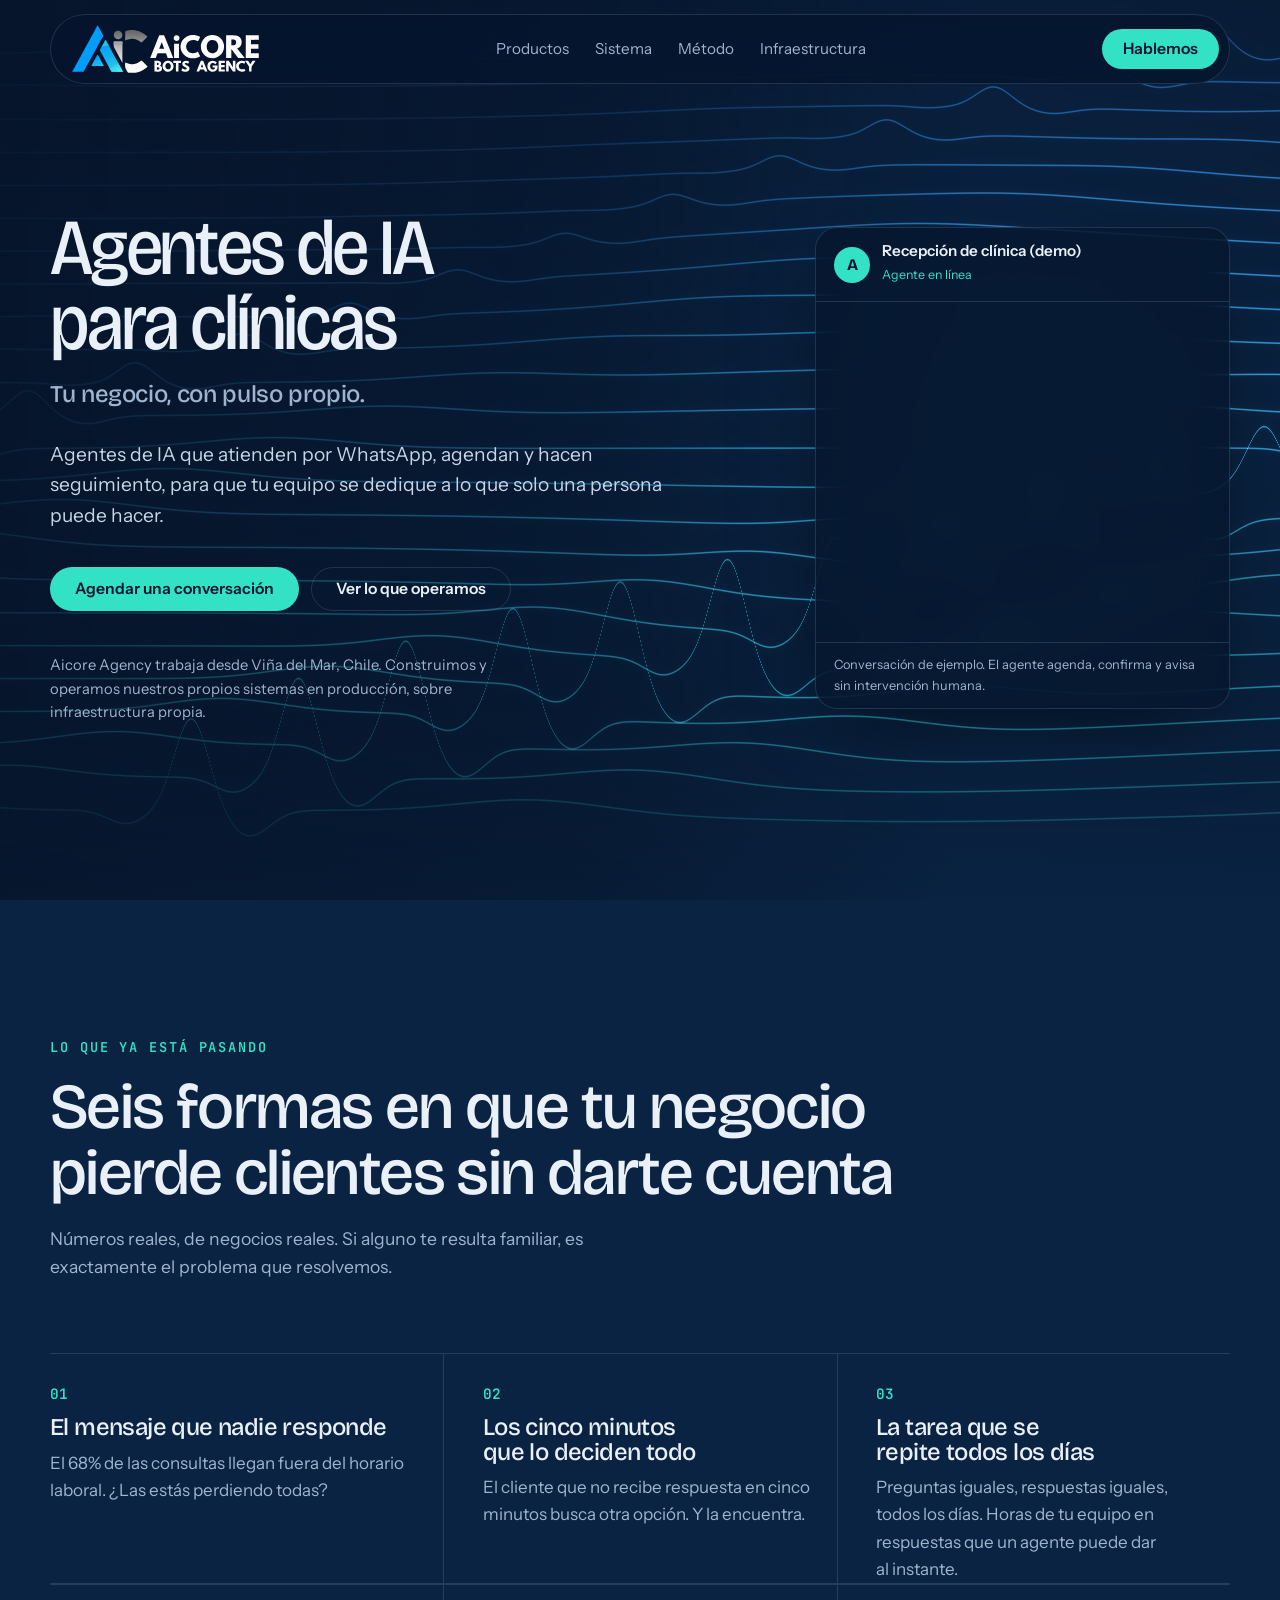
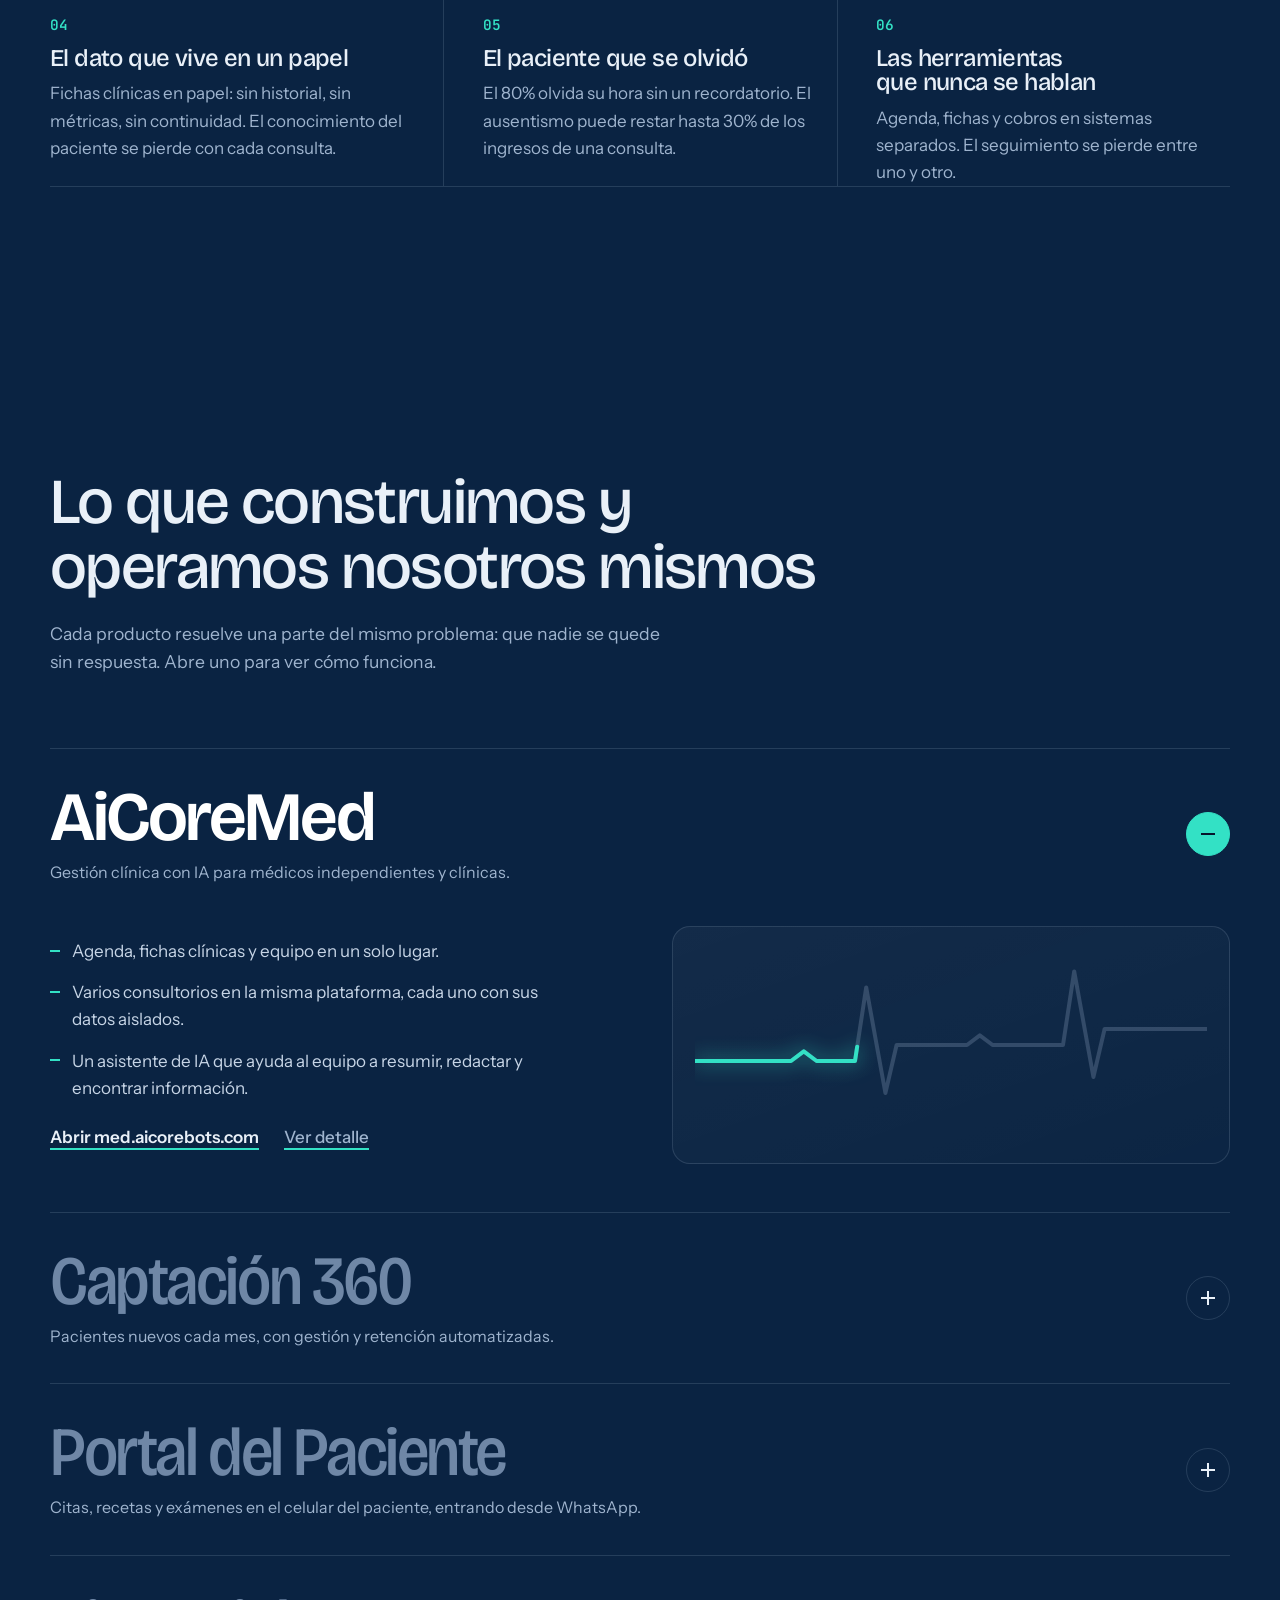
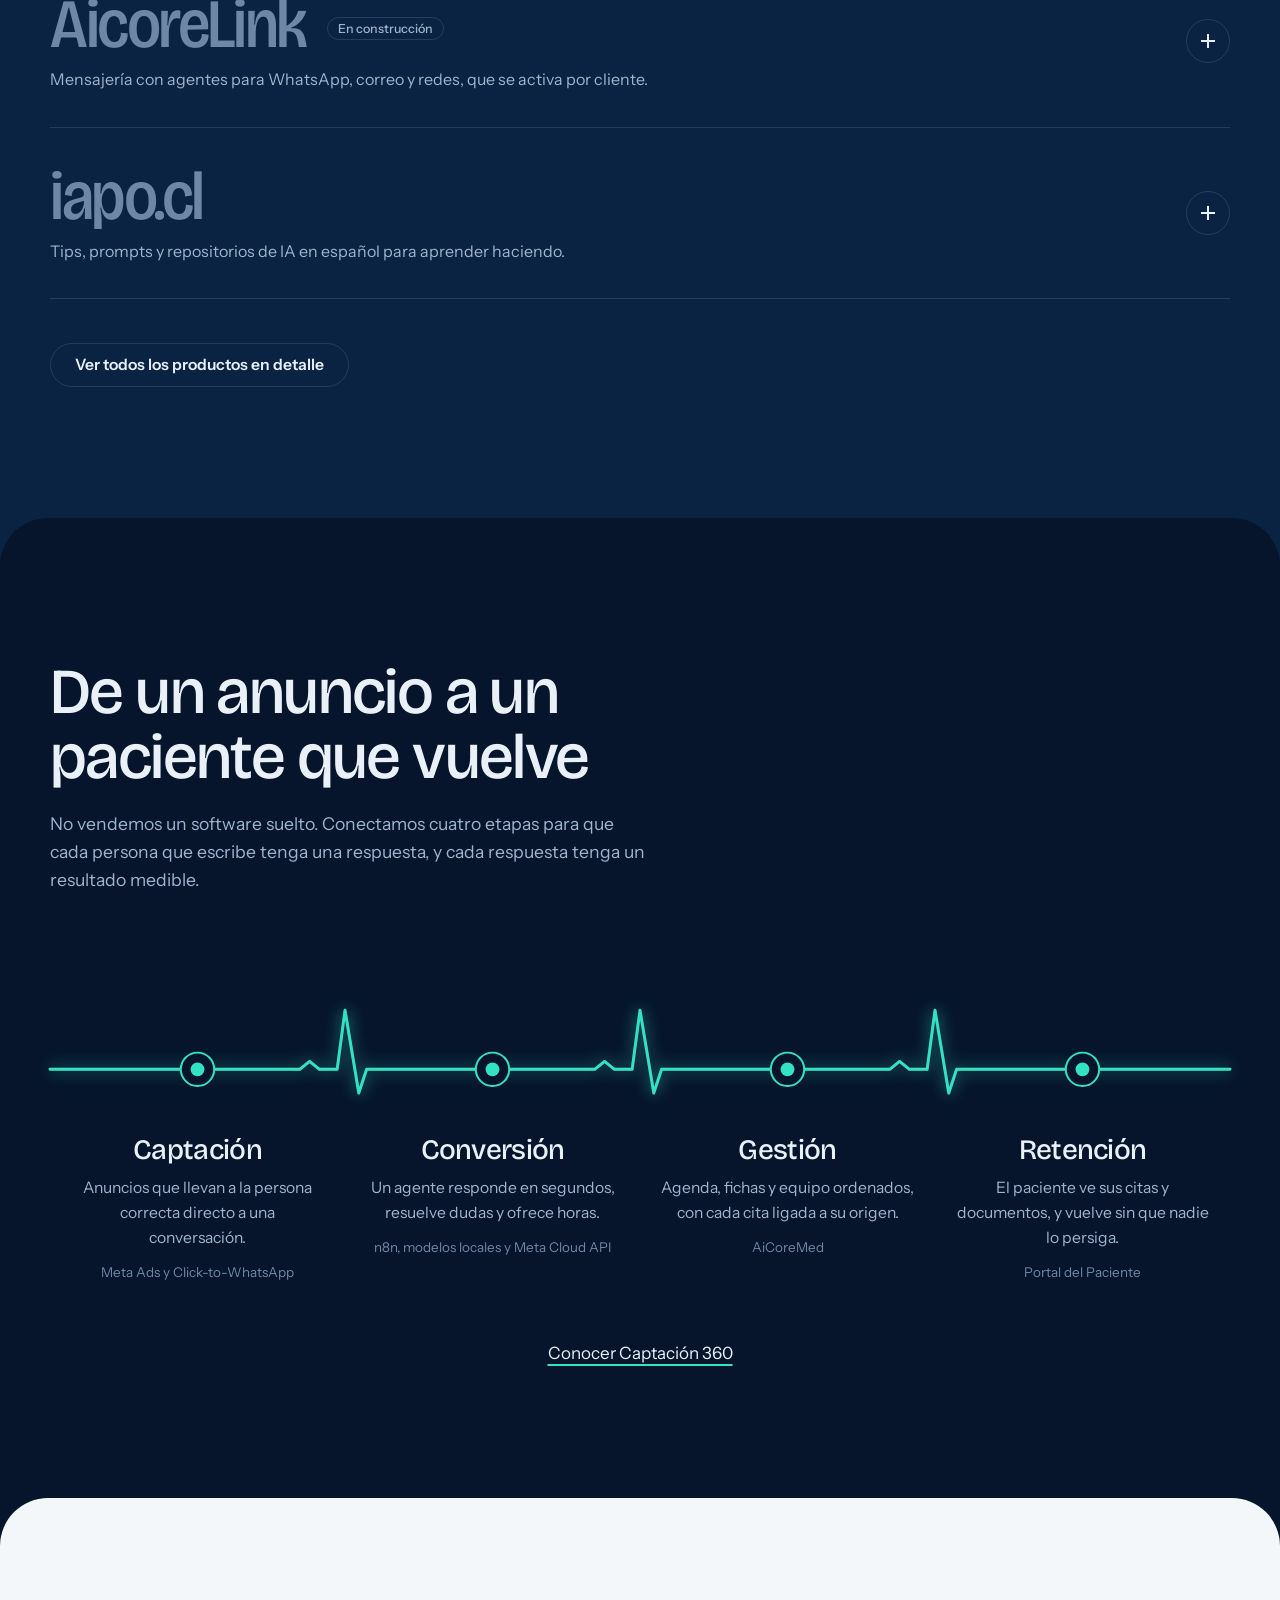
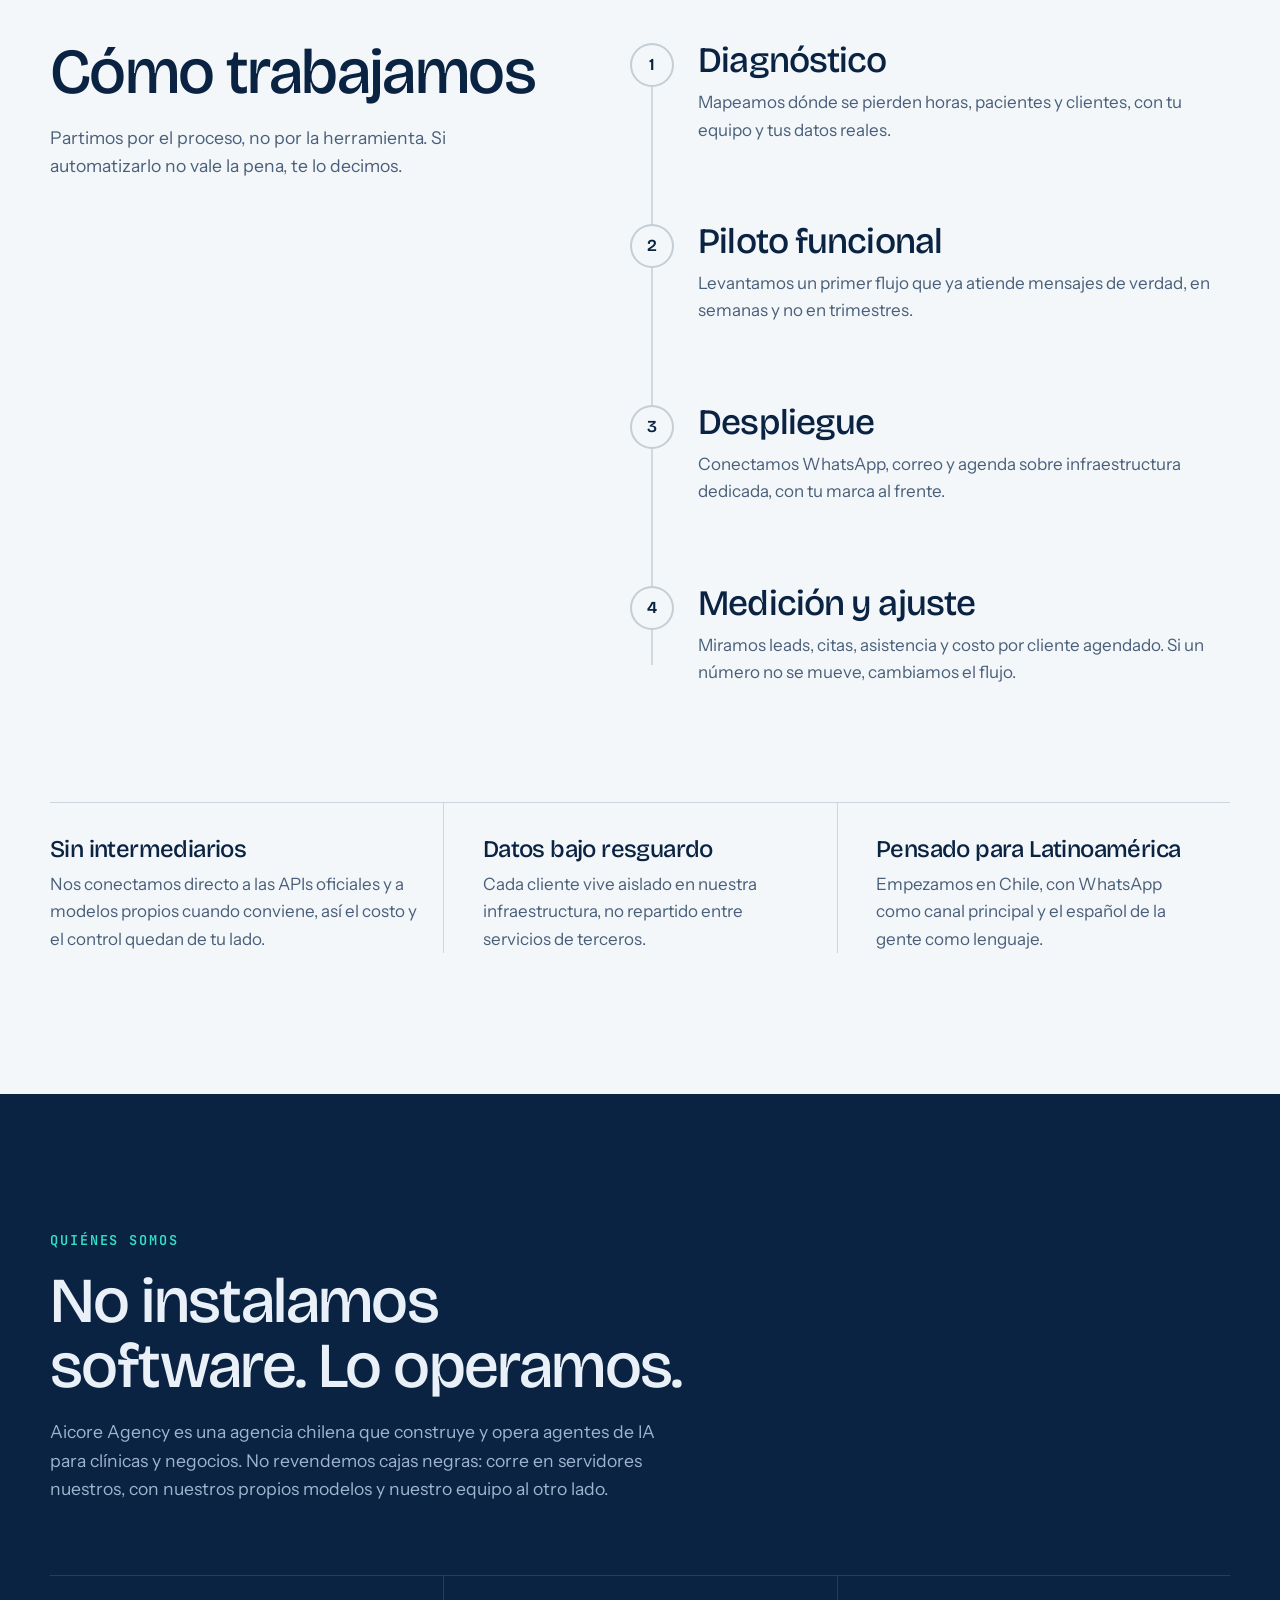
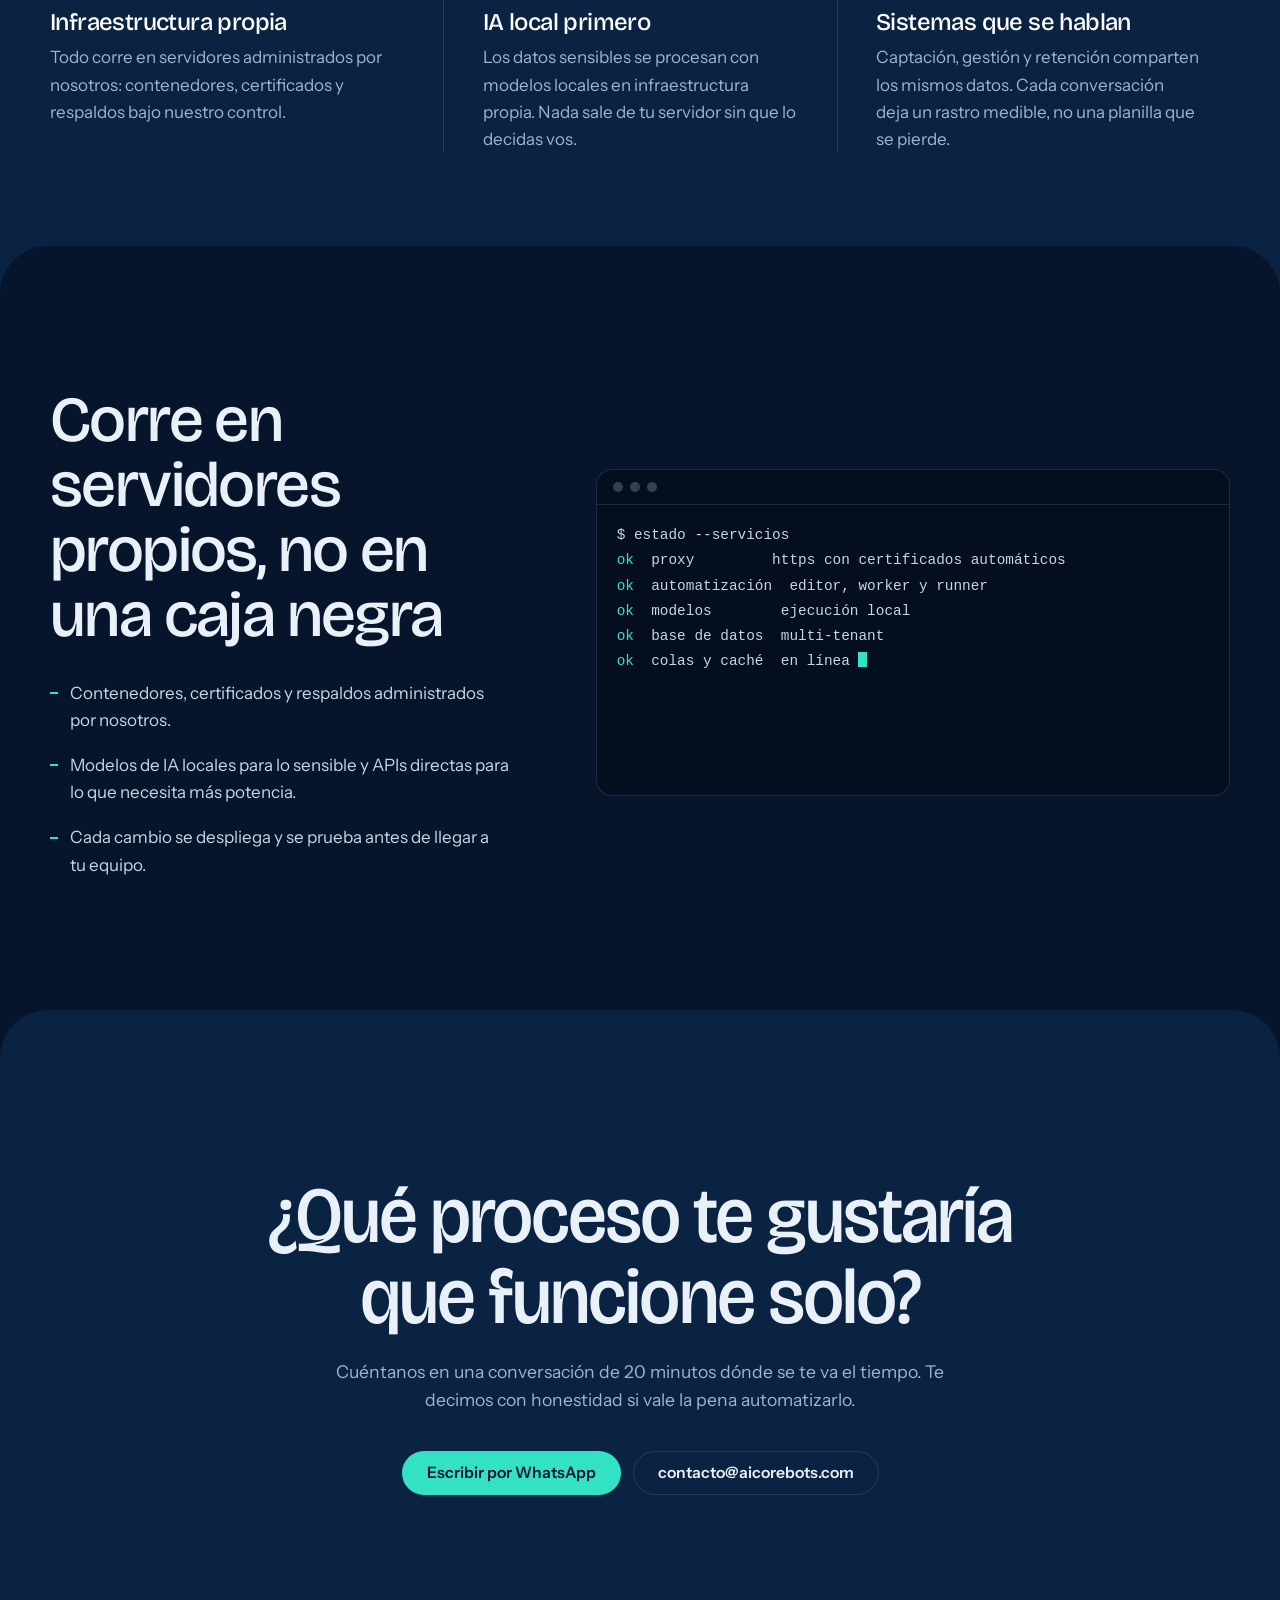
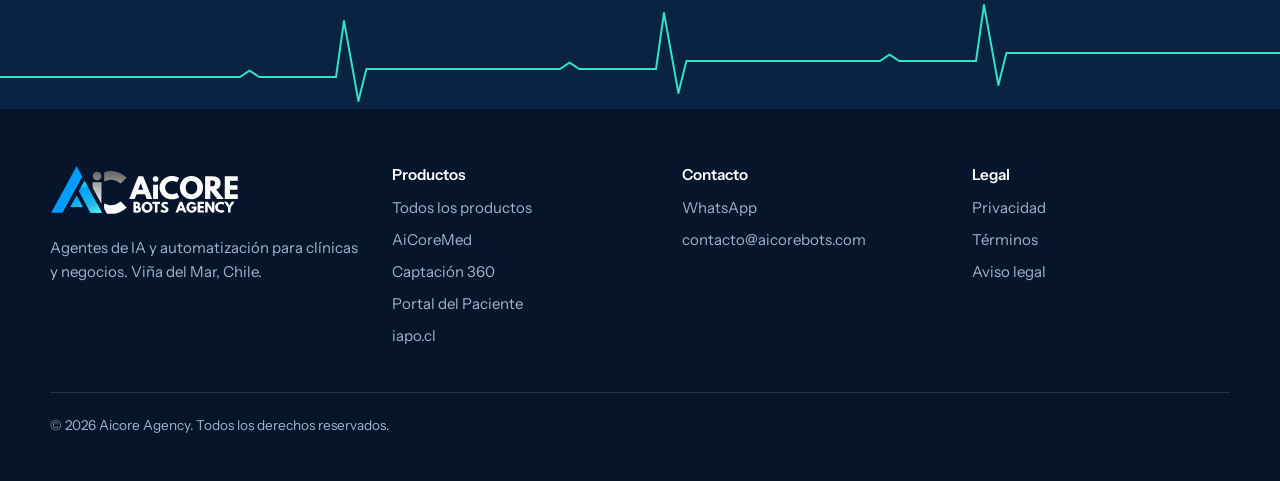
<file: index.html>
<!doctype html>
<html lang="es-CL">
<head>
<meta charset="utf-8">
<meta name="viewport" content="width=device-width,initial-scale=1,viewport-fit=cover">
<title>Aicore Agency: agentes de IA que atienden, agendan y hacen seguimiento</title>
<meta name="description" content="Aicore Agency diseña y opera agentes de IA para clínicas y negocios que atienden por WhatsApp. AiCoreMed, Captación 360, Portal del Paciente y AicoreLink, sobre infraestructura propia. Viña del Mar, Chile.">
<meta name="theme-color" content="#0A2342">
<meta name="robots" content="index,follow,max-image-preview:large,max-snippet:-1,max-video-preview:-1">
<meta property="og:type" content="website">
<meta property="og:site_name" content="aicorebots">
<meta property="og:locale" content="es_CL">
<meta property="og:title" content="Aicore Agency: tu negocio, con pulso propio">
<meta property="og:description" content="Agentes de IA que atienden por WhatsApp, agendan y hacen seguimiento, para que tu equipo se dedique a lo que solo una persona puede hacer.">
<meta property="og:url" content="https://aicorebots.com">
<meta name="twitter:card" content="summary_large_image">
<link rel="canonical" href="https://aicorebots.com">
<link rel="icon" type="image/svg+xml" href="assets/favicon.svg">
<meta property="og:image" content="https://aicorebots.com/assets/og.png">
<meta property="og:image:width" content="1200">
<meta property="og:image:height" content="630">
<meta name="twitter:image" content="https://aicorebots.com/assets/og.png">
<link rel="preconnect" href="https://fonts.googleapis.com">
<link rel="preconnect" href="https://fonts.gstatic.com" crossorigin>
<link href="https://fonts.googleapis.com/css2?family=Bricolage+Grotesque:opsz,wdth,wght@12..96,75..100,200..800&family=Instrument+Sans:wght@400;500;600&family=JetBrains+Mono:wght@400;500&display=swap" rel="stylesheet">
<script>document.documentElement.classList.add('js')</script>
<script type="application/ld+json">
{"@context":"https://schema.org","@graph":[
{"@type":"Organization","@id":"https://aicorebots.com/#org","name":"Aicore Agency","url":"https://aicorebots.com","logo":{"@type":"ImageObject","url":"https://aicorebots.com/assets/logo.svg","width":1467,"height":389,"caption":"aicorebots"},"description":"Agentes de IA y automatización para clínicas y negocios que atienden por WhatsApp.","telephone":"+56 9 7568 0702","email":"contacto@aicorebots.com","areaServed":"Viña del Mar, Valparaiso Region, Chile","address":{"@type":"PostalAddress","streetAddress":"1 Oriente 714","addressLocality":"Viña del Mar","addressCountry":"CL"},"contactPoint":{"@type":"ContactPoint","contactType":"customer service","telephone":"+56 9 7568 0702","email":"contacto@aicorebots.com","areaServed":"CL"},"foundingDate":"2025","sameAs":["https://iapo.cl"]},
{"@type":"WebSite","@id":"https://aicorebots.com/#website","url":"https://aicorebots.com","name":"Aicore Agency","inLanguage":"es-CL","publisher":{"@id":"https://aicorebots.com/#org"}},
{"@type":"Service","@id":"https://aicorebots.com/#svc-aicoremed","name":"AiCoreMed","serviceType":"Software de gestión clínica con IA","url":"https://med.aicorebots.com","provider":{"@id":"https://aicorebots.com/#org"},"areaServed":{"@type":"Country","name":"Chile"}},
{"@type":"Service","@id":"https://aicorebots.com/#svc-cap360","name":"Captación 360","serviceType":"Captación, conversión y retención de pacientes","url":"https://captacion360.aicorebots.com","provider":{"@id":"https://aicorebots.com/#org"},"areaServed":{"@type":"Country","name":"Chile"}},
{"@type":"Service","@id":"https://aicorebots.com/#svc-portal","name":"Portal del Paciente","serviceType":"Portal de pacientes accesible por WhatsApp","url":"https://consultorio.aicorebots.com/portal","provider":{"@id":"https://aicorebots.com/#org"},"areaServed":{"@type":"Country","name":"Chile"}},
{"@type":"Service","@id":"https://aicorebots.com/#svc-link","name":"AicoreLink","serviceType":"Mensajería unificada con agentes de IA","url":"https://aicorebots.com/productos/#aicorelink","provider":{"@id":"https://aicorebots.com/#org"},"areaServed":{"@type":"Country","name":"Chile"}},
{"@type":"Service","@id":"https://aicorebots.com/#svc-iapo","name":"iapo.cl","serviceType":"Comunidad y contenido sobre IA aplicada","url":"https://iapo.cl","provider":{"@id":"https://aicorebots.com/#org"},"areaServed":{"@type":"Country","name":"Chile"}},
{"@type":"WebPage","@id":"https://aicorebots.com/","url":"https://aicorebots.com/","name":"Aicore Agency: agentes de IA que atienden, agendan y hacen seguimiento","isPartOf":{"@id":"https://aicorebots.com/#website"},"about":{"@id":"https://aicorebots.com/#org"},"inLanguage":"es-CL","breadcrumb":{"@id":"https://aicorebots.com/#breadcrumb"}},
{"@type":"BreadcrumbList","@id":"https://aicorebots.com/#breadcrumb","itemListElement":[{"@type":"ListItem","position":1,"name":"Inicio","item":"https://aicorebots.com/"}]}
]}
</script>
<link rel="stylesheet" href="assets/site.css">
</head>
<body>
<div class="prog" id="prog" aria-hidden="true"></div>

<header class="nav">
  <div class="bar">
    <a class="brand" href="#top" aria-label="Aicore Agency, inicio">
      <img class="brand-img" src="assets/logo.svg" alt="Aicore Agency" width="1467" height="389">
    </a>
    <nav class="links" aria-label="Principal">
      <a href="productos/">Productos</a>
      <a href="#sistema">Sistema</a>
      <a href="#metodo">Método</a>
      <a href="#infraestructura">Infraestructura</a>
    </nav>
    <a class="btn p mag" href="#contacto">Hablemos</a>
  </div>
</header>

<main>
<!-- HERO -->
<section class="hero" id="top">
  <canvas id="gl" aria-hidden="true"></canvas>
  <div class="wrap hero-in">
    <div>
      <h1 data-wave>Agentes de IA para clínicas</h1>
      <p class="h1-sub">Tu negocio, con pulso propio.</p>
      <p class="lede">Agentes de IA que atienden por WhatsApp, agendan y hacen seguimiento, para que tu equipo se dedique a lo que solo una persona puede hacer.</p>
      <div class="actions">
        <a class="btn p mag" href="#contacto">Agendar una conversación</a>
        <a class="btn g mag" href="#ecosistema">Ver lo que operamos</a>
      </div>
      <p class="meta">Aicore Agency trabaja desde Viña del Mar, Chile. Construimos y operamos nuestros propios sistemas en producción, sobre infraestructura propia.</p>
    </div>
    <aside class="chat" aria-label="Ejemplo de conversación con un agente de Aicore">
      <div class="chat-h">
        <span class="av" aria-hidden="true">A</span>
        <div><strong>Recepción de clínica (demo)</strong><small>Agente en línea</small></div>
      </div>
      <div class="chat-b" id="chat" aria-live="off"></div>
      <div class="chat-f">Conversación de ejemplo. El agente agenda, confirma y avisa sin intervención humana.</div>
    </aside>
  </div>
</section>

<!-- DOLORES -->
<section class="sec eco dolores" id="dolores">
  <div class="wrap">
    <p class="eyebrow">Lo que ya está pasando</p>
    <h2>Seis formas en que tu negocio pierde clientes sin darte cuenta</h2>
    <p class="sub">Números reales, de negocios reales. Si alguno te resulta familiar, es exactamente el problema que resolvemos.</p>
    <div class="pains">
      <article>
        <b>01</b>
        <h3>El mensaje que nadie responde</h3>
        <p>El 68% de las consultas llegan fuera del horario laboral. ¿Las estás perdiendo todas?</p>
      </article>
      <article>
        <b>02</b>
        <h3>Los cinco minutos que lo deciden todo</h3>
        <p>El cliente que no recibe respuesta en cinco minutos busca otra opción. Y la encuentra.</p>
      </article>
      <article>
        <b>03</b>
        <h3>La tarea que se repite todos los días</h3>
        <p>Preguntas iguales, respuestas iguales, todos los días. Horas de tu equipo en respuestas que un agente puede dar al instante.</p>
      </article>
      <article>
        <b>04</b>
        <h3>El dato que vive en un papel</h3>
        <p>Fichas clínicas en papel: sin historial, sin métricas, sin continuidad. El conocimiento del paciente se pierde con cada consulta.</p>
      </article>
      <article>
        <b>05</b>
        <h3>El paciente que se olvidó</h3>
        <p>El 80% olvida su hora sin un recordatorio. El ausentismo puede restar hasta 30% de los ingresos de una consulta.</p>
      </article>
      <article>
        <b>06</b>
        <h3>Las herramientas que nunca se hablan</h3>
        <p>Agenda, fichas y cobros en sistemas separados. El seguimiento se pierde entre uno y otro.</p>
      </article>
    </div>
  </div>
</section>

<!-- PRODUCTOS -->
<section class="sec eco" id="ecosistema">
  <div class="wrap">
    <h2>Lo que construimos y operamos nosotros mismos</h2>
    <p class="sub">Cada producto resuelve una parte del mismo problema: que nadie se quede sin respuesta. Abre uno para ver cómo funciona.</p>
    <div class="rows">

      <details class="row" name="eco" open>
        <summary>
          <span class="r-name">AiCoreMed</span>
          <span class="r-tag">Gestión clínica con IA para médicos independientes y clínicas.</span>
          <span class="r-ico" aria-hidden="true"></span>
        </summary>
        <div class="r-body">
          <div>
            <ul>
              <li>Agenda, fichas clínicas y equipo en un solo lugar.</li>
              <li>Varios consultorios en la misma plataforma, cada uno con sus datos aislados.</li>
              <li>Un asistente de IA que ayuda al equipo a resumir, redactar y encontrar información.</li>
            </ul>
            <a class="tl" href="https://med.aicorebots.com" rel="noopener">Abrir med.aicorebots.com</a> <a class="tl sec2" href="productos/#aicoremed">Ver detalle</a>
          </div>
          <div class="viz">
            <svg class="ecg" viewBox="0 0 320 120" role="img" aria-label="Línea de pulso animada">
              <path class="base" d="M0 70H60l8-6 8 6H100l7-46 12 66 7-30H170l8-6 8 6H230l7-46 12 66 7-30H320" pathLength="1"/>
              <path class="run" d="M0 70H60l8-6 8 6H100l7-46 12 66 7-30H170l8-6 8 6H230l7-46 12 66 7-30H320" pathLength="1"/>
            </svg>
          </div>
        </div>
      </details>

      <details class="row" name="eco">
        <summary>
          <span class="r-name">Captación 360</span>
          <span class="r-tag">Pacientes nuevos cada mes, con gestión y retención automatizadas.</span>
          <span class="r-ico" aria-hidden="true"></span>
        </summary>
        <div class="r-body">
          <div>
            <ul>
              <li>Anuncios en Meta que abren una conversación de WhatsApp, no un formulario que nadie responde.</li>
              <li>Un agente que califica al interesado, responde dudas y ofrece horas al instante.</li>
              <li>Cada hora agendada queda ligada a la campaña que la originó, para medir el costo real por paciente.</li>
            </ul>
            <a class="tl" href="https://captacion360.aicorebots.com" rel="noopener">Abrir captacion360.aicorebots.com</a> <a class="tl sec2" href="productos/#captacion-360">Ver detalle</a>
          </div>
          <div class="viz">
            <div class="funnel" role="img" aria-label="Embudo ilustrativo de captación">
              <div style="--n:0"><span>Anuncio en Meta</span><i style="--w:100%"></i></div>
              <div style="--n:1"><span>Conversación en WhatsApp</span><i style="--w:72%"></i></div>
              <div style="--n:2"><span>Hora agendada</span><i style="--w:48%"></i></div>
              <div style="--n:3"><span>Paciente que vuelve</span><i style="--w:32%"></i></div>
              <small>Esquema ilustrativo del recorrido.</small>
            </div>
          </div>
        </div>
      </details>

      <details class="row" name="eco">
        <summary>
          <span class="r-name">Portal del Paciente</span>
          <span class="r-tag">Citas, recetas y exámenes en el celular del paciente, entrando desde WhatsApp.</span>
          <span class="r-ico" aria-hidden="true"></span>
        </summary>
        <div class="r-body">
          <div>
            <ul>
              <li>Sin usuario ni contraseña: el paciente entra con su número de WhatsApp.</li>
              <li>Ve sus próximas citas y pide reprogramar; la solicitud llega a la clínica por WhatsApp.</li>
              <li>Recetas y exámenes disponibles después de la consulta.</li>
            </ul>
            <a class="tl" href="https://consultorio.aicorebots.com/portal" rel="noopener">Abrir el portal</a> <a class="tl sec2" href="productos/#portal-paciente">Ver detalle</a>
          </div>
          <div class="viz">
            <div class="phone" role="img" aria-label="Pantalla de ingreso desde WhatsApp">
              <p>Confirma tu acceso desde WhatsApp</p>
              <div class="otp"><b style="--n:0">4</b><b style="--n:1">8</b><b style="--n:2">1</b><b style="--n:3">9</b><b style="--n:4">2</b><b style="--n:5">7</b></div>
              <div class="go">Ver mis citas</div>
            </div>
          </div>
        </div>
      </details>

      <details class="row" name="eco">
        <summary>
          <span class="r-name">AicoreLink <span class="badge">En construcción</span></span>
          <span class="r-tag">Mensajería con agentes para WhatsApp, correo y redes, que se activa por cliente.</span>
          <span class="r-ico" aria-hidden="true"></span>
        </summary>
        <div class="r-body">
          <div>
            <ul>
              <li>Voz y texto en WhatsApp, respuestas de correo y mensajes de redes en una sola bandeja.</li>
              <li>Cada cliente enciende solo los módulos que necesita.</li>
              <li>Se despliega por cliente sobre nuestra propia infraestructura.</li>
            </ul>
            <a class="tl" href="productos/#aicorelink">Ver detalle</a>
          </div>
          <div class="viz">
            <div class="orbit" role="img" aria-label="AicoreLink conecta WhatsApp, correo y redes">
              <span class="core">Aicore<br>Link</span>
              <i style="--k:0"><em>WhatsApp</em></i>
              <i style="--k:1"><em>Correo</em></i>
              <i style="--k:2"><em>Redes</em></i>
            </div>
          </div>
        </div>
      </details>

      <details class="row" name="eco">
        <summary>
          <span class="r-name">iapo.cl</span>
          <span class="r-tag">Tips, prompts y repositorios de IA en español para aprender haciendo.</span>
          <span class="r-ico" aria-hidden="true"></span>
        </summary>
        <div class="r-body">
          <div>
            <ul>
              <li>Prompts listos para copiar y adaptar a tu trabajo.</li>
              <li>Skills y repositorios que usamos a diario, explicados sin jerga.</li>
              <li>Una comunidad para quienes quieren usar IA en su negocio.</li>
            </ul>
            <a class="tl" href="https://iapo.cl" rel="noopener">Abrir iapo.cl</a> <a class="tl sec2" href="productos/#iapo">Ver detalle</a>
          </div>
          <div class="viz">
            <div class="pcard" role="img" aria-label="Ejemplo de prompt">
              <small>Prompt de ejemplo</small>
              <div class="typed">Actúa como recepcionista de una clínica.</div>
              <div class="typed l2">Responde en máximo tres líneas.</div>
            </div>
          </div>
        </div>
      </details>

    </div>
  </div>
  <div class="wrap" style="margin-top:44px"><a class="btn g mag" href="productos/">Ver todos los productos en detalle</a></div>
</section>

<!-- SISTEMA -->
<section class="sec sys sheet" id="sistema">
  <div class="wrap">
    <h2>De un anuncio a un paciente que vuelve</h2>
    <p class="sub">No vendemos un software suelto. Conectamos cuatro etapas para que cada persona que escribe tenga una respuesta, y cada respuesta tenga un resultado medible.</p>
    <div class="pipe" id="pipe">
      <svg id="pipe-svg" viewBox="0 0 1200 160" aria-hidden="true"></svg>
      <div class="cols">
        <div class="col"><h3>Captación</h3><p>Anuncios que llevan a la persona correcta directo a una conversación.</p><small>Meta Ads y Click-to-WhatsApp</small></div>
        <div class="col"><h3>Conversión</h3><p>Un agente responde en segundos, resuelve dudas y ofrece horas.</p><small>n8n, modelos locales y Meta Cloud API</small></div>
        <div class="col"><h3>Gestión</h3><p>Agenda, fichas y equipo ordenados, con cada cita ligada a su origen.</p><small>AiCoreMed</small></div>
        <div class="col"><h3>Retención</h3><p>El paciente ve sus citas y documentos, y vuelve sin que nadie lo persiga.</p><small>Portal del Paciente</small></div>
      </div>
    </div>
    <p class="foot"><a class="tl" href="https://captacion360.aicorebots.com" rel="noopener">Conocer Captación 360</a></p>
  </div>
</section>

<!-- MÉTODO -->
<section class="sec light sheet" id="metodo">
  <div class="wrap">
    <div class="method">
      <div class="stick">
        <h2>Cómo trabajamos</h2>
        <p class="sub">Partimos por el proceso, no por la herramienta. Si automatizarlo no vale la pena, te lo decimos.</p>
      </div>
      <ol class="steps" id="steps">
        <li><span class="n">1</span><h3>Diagnóstico</h3><p>Mapeamos dónde se pierden horas, pacientes y clientes, con tu equipo y tus datos reales.</p></li>
        <li><span class="n">2</span><h3>Piloto funcional</h3><p>Levantamos un primer flujo que ya atiende mensajes de verdad, en semanas y no en trimestres.</p></li>
        <li><span class="n">3</span><h3>Despliegue</h3><p>Conectamos WhatsApp, correo y agenda sobre infraestructura dedicada, con tu marca al frente.</p></li>
        <li><span class="n">4</span><h3>Medición y ajuste</h3><p>Miramos leads, citas, asistencia y costo por cliente agendado. Si un número no se mueve, cambiamos el flujo.</p></li>
      </ol>
    </div>
    <div class="prin">
      <div><h3>Sin intermediarios</h3><p>Nos conectamos directo a las APIs oficiales y a modelos propios cuando conviene, así el costo y el control quedan de tu lado.</p></div>
      <div><h3>Datos bajo resguardo</h3><p>Cada cliente vive aislado en nuestra infraestructura, no repartido entre servicios de terceros.</p></div>
      <div><h3>Pensado para Latinoamérica</h3><p>Empezamos en Chile, con WhatsApp como canal principal y el español de la gente como lenguaje.</p></div>
    </div>
  </div>
</section>

<!-- SOBRE AICORE -->
<section class="sec eco about" id="sobre">
  <div class="wrap">
    <p class="eyebrow">Quiénes somos</p>
    <h2>No instalamos software. Lo operamos.</h2>
    <p class="sub">Aicore Agency es una agencia chilena que construye y opera agentes de IA para clínicas y negocios. No revendemos cajas negras: corre en servidores nuestros, con nuestros propios modelos y nuestro equipo al otro lado.</p>
    <div class="prin">
      <div><h3>Infraestructura propia</h3><p>Todo corre en servidores administrados por nosotros: contenedores, certificados y respaldos bajo nuestro control.</p></div>
      <div><h3>IA local primero</h3><p>Los datos sensibles se procesan con modelos locales en infraestructura propia. Nada sale de tu servidor sin que lo decidas vos.</p></div>
      <div><h3>Sistemas que se hablan</h3><p>Captación, gestión y retención comparten los mismos datos. Cada conversación deja un rastro medible, no una planilla que se pierde.</p></div>
    </div>
  </div>
</section>

<!-- INFRAESTRUCTURA -->
<section class="sec infra sheet" id="infraestructura">
  <div class="wrap infra-in">
    <div>
      <h2>Corre en servidores propios, no en una caja negra</h2>
      <ul class="facts">
        <li>Contenedores, certificados y respaldos administrados por nosotros.</li>
        <li>Modelos de IA locales para lo sensible y APIs directas para lo que necesita más potencia.</li>
        <li>Cada cambio se despliega y se prueba antes de llegar a tu equipo.</li>
      </ul>
    </div>
    <div class="term" aria-label="Estado de los servicios (ilustración)">
      <div class="term-h"><i></i><i></i><i></i></div>
      <pre id="term" data-lines='["$ estado --servicios","<span class=ok>ok</span>  proxy         https con certificados automáticos","<span class=ok>ok</span>  automatización  editor, worker y runner","<span class=ok>ok</span>  modelos        ejecución local","<span class=ok>ok</span>  base de datos  multi-tenant","<span class=ok>ok</span>  colas y caché  en línea","<span class=ok>ok</span>  whatsapp       puerta de enlace conectada","<span class=dim>todo en orden</span>"]'></pre>
    </div>
  </div>
</section>

<!-- CONTACTO -->
<section class="cta sheet" id="contacto">
  <div class="wrap">
    <h2>¿Qué proceso te gustaría que funcione solo?</h2>
    <p class="sub">Cuéntanos en una conversación de 20 minutos dónde se te va el tiempo. Te decimos con honestidad si vale la pena automatizarlo.</p>
    <div class="actions">
      <a class="btn p mag" href="https://wa.me/56975680702?text=Hola%2C%20quiero%20conversar%20sobre%20automatizar%20mi%20negocio" rel="noopener">Escribir por WhatsApp</a>
      <a class="btn g mag" href="mailto:contacto@aicorebots.com">contacto@aicorebots.com</a>
    </div>
  </div>
  <svg class="cta-line" id="cta-line" viewBox="0 0 1600 140" preserveAspectRatio="none" aria-hidden="true"><path pathLength="1" d="M0 100H300l12-8 12 8H420l10-70 18 100 10-40H700l12-8 12 8H820l10-70 18 100 10-40H1100l12-8 12 8H1220l10-70 18 100 10-40H1600"/></svg>
</section>
</main>

<footer>
  <div class="wrap">
    <div class="foot-in">
      <div>
        <a class="brand" href="#top" style="color:#fff"><img class="brand-img" src="assets/logo.svg" alt="Aicore Agency" width="1467" height="389"></a>
        <p style="margin-top:14px;max-width:24em">Agentes de IA y automatización para clínicas y negocios. Viña del Mar, Chile.</p>
      </div>
      <div><h4>Productos</h4><ul>
        <li><a href="productos/">Todos los productos</a></li>
        <li><a href="https://med.aicorebots.com" rel="noopener">AiCoreMed</a></li>
        <li><a href="https://captacion360.aicorebots.com" rel="noopener">Captación 360</a></li>
        <li><a href="https://consultorio.aicorebots.com/portal" rel="noopener">Portal del Paciente</a></li>
        <li><a href="https://iapo.cl" rel="noopener">iapo.cl</a></li>
      </ul></div>
      <div><h4>Contacto</h4><ul>
        <li><a href="https://wa.me/56975680702" rel="noopener">WhatsApp</a></li>
        <li><a href="mailto:contacto@aicorebots.com">contacto@aicorebots.com</a></li>
      </ul></div>
      <div><h4>Legal</h4><ul>
        <li><a href="privacidad/">Privacidad</a></li>
        <li><a href="terminos/">Términos</a></li>
        <li><a href="aviso-legal/">Aviso legal</a></li>
      </ul></div>
    </div>
    <p class="legal">© 2026 Aicore Agency. Todos los derechos reservados.</p>
  </div>
</footer>

<script src="assets/site.js" defer></script>
</body>
</html>
</file>
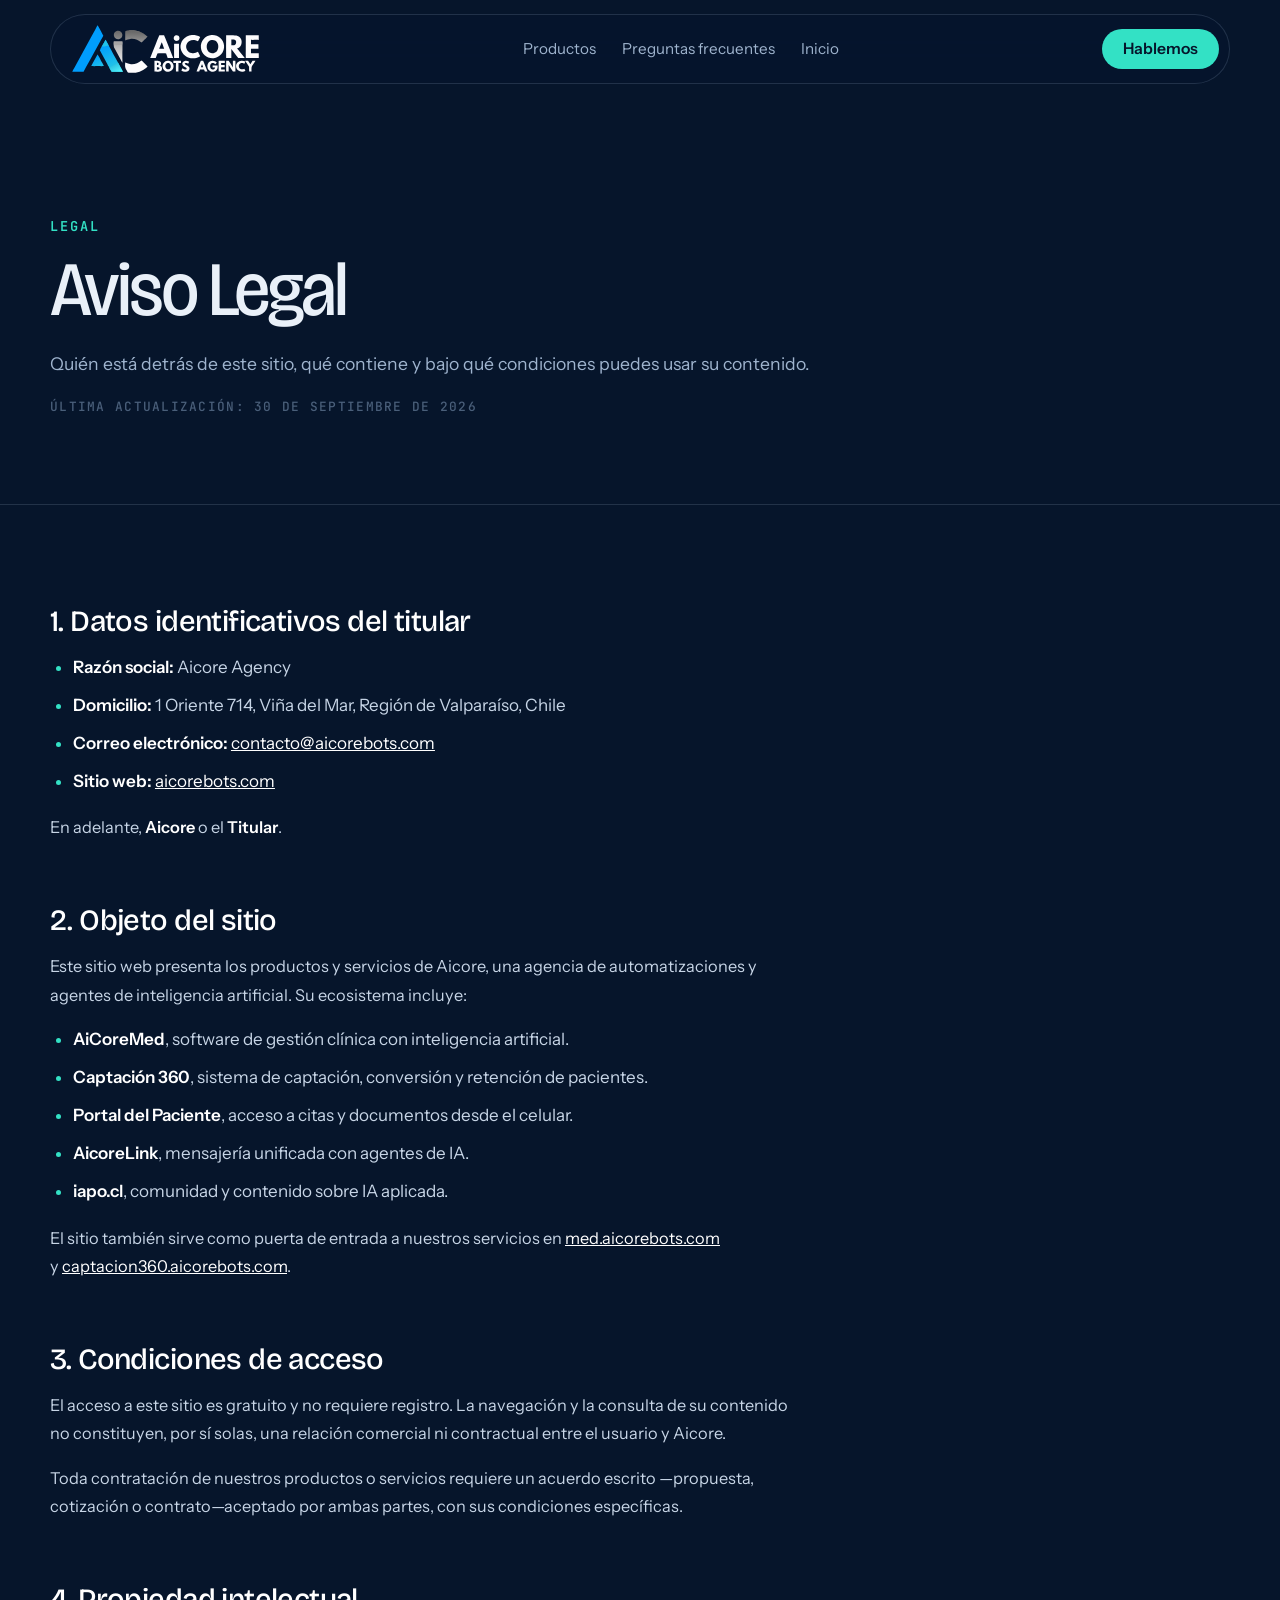
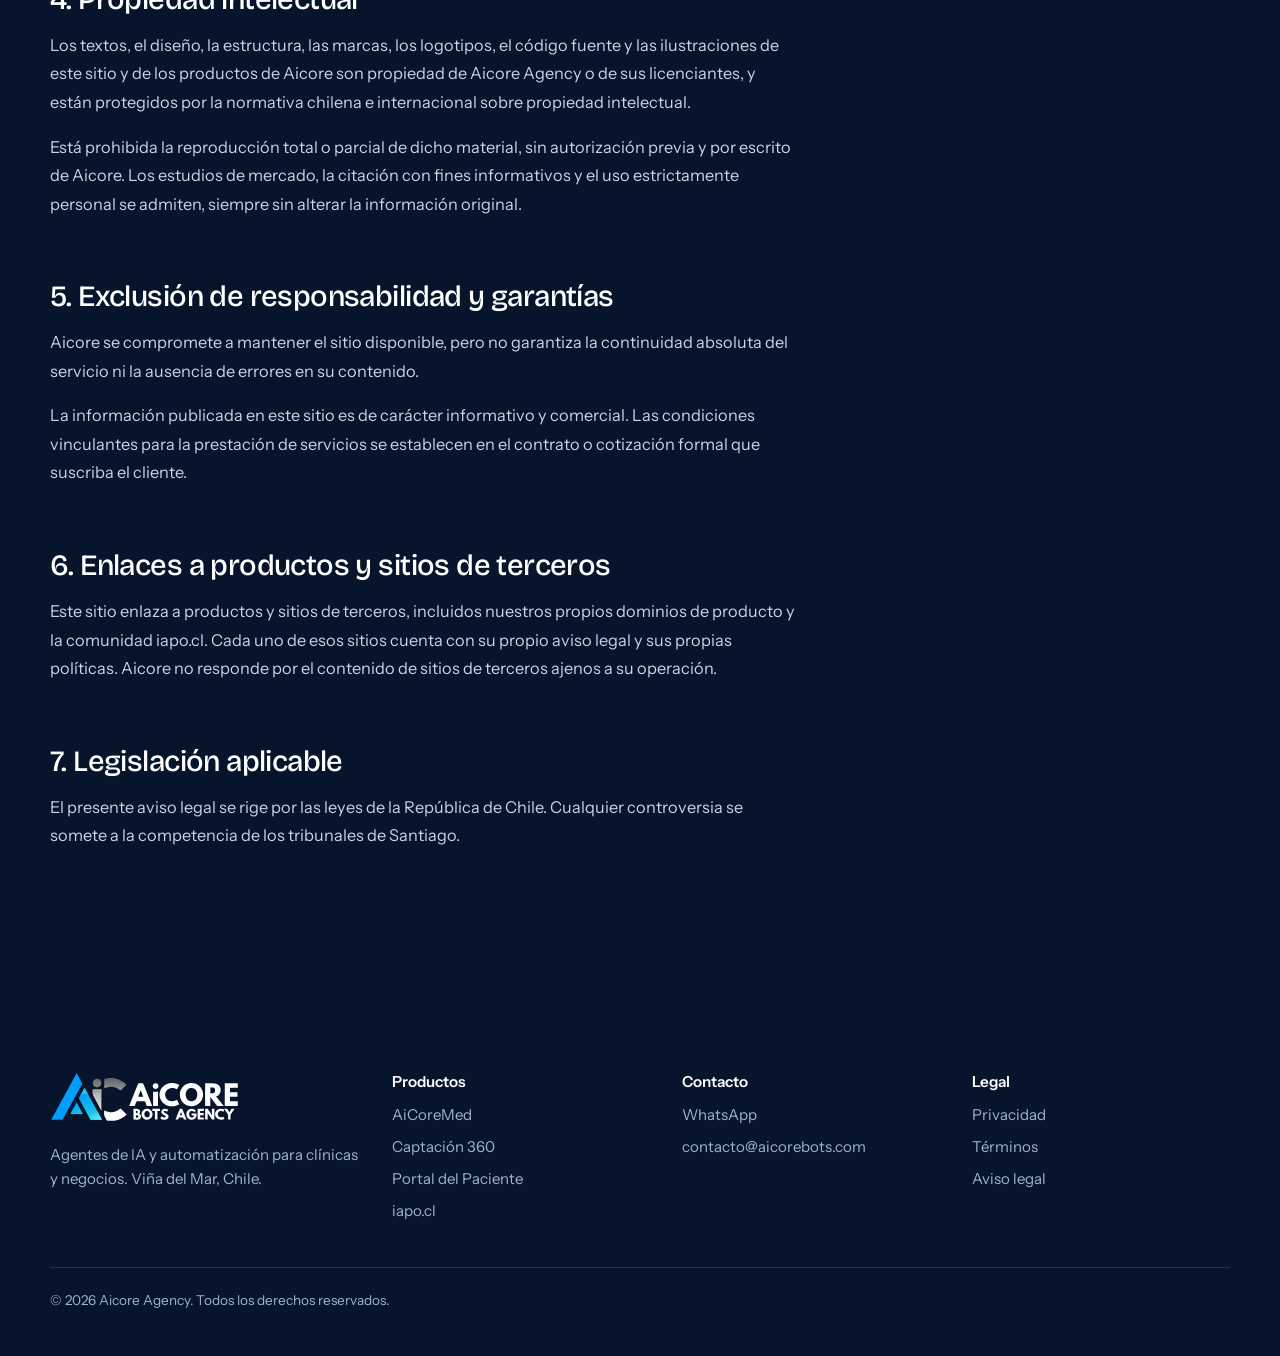
<file: aviso-legal/index.html>
<!doctype html>
<html lang="es-CL">
<head>
<meta charset="utf-8">
<meta name="viewport" content="width=device-width,initial-scale=1,viewport-fit=cover">
<title>Aviso Legal — Aicore Agency</title>
<meta name="description" content="Datos identificativos del titular de aicorebots.com, objeto del sitio, condiciones de acceso, propiedad intelectual y límites de responsabilidad.">
<meta name="theme-color" content="#0A2342">
<meta name="robots" content="index,follow">
<meta property="og:type" content="article">
<meta property="og:title" content="Aviso Legal — Aicore Agency">
<meta property="og:description" content="Quién opera este sitio, qué contiene y bajo qué condiciones puedes usar su contenido.">
<meta property="og:url" content="https://aicorebots.com/aviso-legal/">
<meta name="twitter:card" content="summary_large_image">
<link rel="canonical" href="https://aicorebots.com/aviso-legal/">
<link rel="icon" type="image/svg+xml" href="../assets/favicon.svg">
<meta property="og:image" content="https://aicorebots.com/assets/og.png">
<meta property="og:image:width" content="1200">
<meta property="og:image:height" content="630">
<meta name="twitter:image" content="https://aicorebots.com/assets/og.png">
<link rel="preconnect" href="https://fonts.googleapis.com">
<link rel="preconnect" href="https://fonts.gstatic.com" crossorigin>
<link href="https://fonts.googleapis.com/css2?family=Bricolage+Grotesque:opsz,wdth,wght@12..96,75..100,200..800&family=Instrument+Sans:wght@400;500;600&family=JetBrains+Mono:wght@400;500&display=swap" rel="stylesheet">
<script>document.documentElement.classList.add('js')</script>
<link rel="stylesheet" href="../assets/site.css">
<script type="application/ld+json">
{"@context": "https://schema.org", "@graph": [{"@type": "WebSite", "@id": "https://aicorebots.com/#website", "url": "https://aicorebots.com", "name": "Aicore Agency", "inLanguage": "es-CL"}, {"@type": "WebPage", "@id": "https://aicorebots.com/aviso-legal/", "url": "https://aicorebots.com/aviso-legal/", "name": "Aviso Legal — Aicore Agency", "isPartOf": {"@id": "https://aicorebots.com/#website"}, "inLanguage": "es-CL", "breadcrumb": {"@id": "https://aicorebots.com/aviso-legal/#breadcrumb"}}, {"@type": "BreadcrumbList", "@id": "https://aicorebots.com/aviso-legal/#breadcrumb", "itemListElement": [{"@type": "ListItem", "position": 1, "name": "Inicio", "item": "https://aicorebots.com/"}, {"@type": "ListItem", "position": 2, "name": "Aviso legal", "item": "https://aicorebots.com/aviso-legal/"}]}]}
</script>
</head>
<body>
<div class="prog" id="prog" aria-hidden="true"></div>

<header class="nav">
  <div class="bar">
    <a class="brand" href="../" aria-label="Aicore Agency, inicio">
      <img class="brand-img" src="../assets/logo.svg" alt="Aicore Agency" width="1514" height="778">
    </a>
    <nav class="links" aria-label="Principal">
      <a href="../productos/">Productos</a>
      <a href="../faq/">Preguntas frecuentes</a>
      <a href="../">Inicio</a>
    </nav>
    <a class="btn p mag" href="../#contacto">Hablemos</a>
  </div>
</header>

<main>
<section class="phead" id="top">
  <div class="wrap">
    <p class="eyebrow">Legal</p>
    <h1>Aviso Legal</h1>
    <p class="sub">Quién está detrás de este sitio, qué contiene y bajo qué condiciones puedes usar su contenido.</p>
    <p class="pdate">Última actualización: 30 de septiembre de 2026</p>
  </div>
</section>

<section class="doc">
  <div class="wrap">
    <div class="prose">

      <h2>1. Datos identificativos del titular</h2>
      <ul>
        <li><strong>Razón social:</strong> Aicore Agency</li>
        <li><strong>Domicilio:</strong> 1 Oriente 714, Viña del Mar, Región de Valparaíso, Chile</li>
        <li><strong>Correo electrónico:</strong> <a href="mailto:contacto@aicorebots.com">contacto@aicorebots.com</a></li>
        <li><strong>Sitio web:</strong> <a href="https://aicorebots.com">aicorebots.com</a></li>
      </ul>
      <p>En adelante, <strong>Aicore</strong> o el <strong>Titular</strong>.</p>

      <h2>2. Objeto del sitio</h2>
      <p>Este sitio web presenta los productos y servicios de Aicore, una agencia de automatizaciones y agentes de inteligencia artificial. Su ecosistema incluye:</p>
      <ul>
        <li><strong>AiCoreMed</strong>, software de gestión clínica con inteligencia artificial.</li>
        <li><strong>Captación 360</strong>, sistema de captación, conversión y retención de pacientes.</li>
        <li><strong>Portal del Paciente</strong>, acceso a citas y documentos desde el celular.</li>
        <li><strong>AicoreLink</strong>, mensajería unificada con agentes de IA.</li>
        <li><strong>iapo.cl</strong>, comunidad y contenido sobre IA aplicada.</li>
      </ul>
      <p>El sitio también sirve como puerta de entrada a nuestros servicios en <a href="https://med.aicorebots.com">med.aicorebots.com</a> y <a href="https://captacion360.aicorebots.com">captacion360.aicorebots.com</a>.</p>

      <h2>3. Condiciones de acceso</h2>
      <p>El acceso a este sitio es gratuito y no requiere registro. La navegación y la consulta de su contenido no constituyen, por sí solas, una relación comercial ni contractual entre el usuario y Aicore.</p>
      <p>Toda contratación de nuestros productos o servicios requiere un acuerdo escrito —propuesta, cotización o contrato—aceptado por ambas partes, con sus condiciones específicas.</p>

      <h2>4. Propiedad intelectual</h2>
      <p>Los textos, el diseño, la estructura, las marcas, los logotipos, el código fuente y las ilustraciones de este sitio y de los productos de Aicore son propiedad de Aicore Agency o de sus licenciantes, y están protegidos por la normativa chilena e internacional sobre propiedad intelectual.</p>
      <p>Está prohibida la reproducción total o parcial de dicho material, sin autorización previa y por escrito de Aicore. Los estudios de mercado, la citación con fines informativos y el uso estrictamente personal se admiten, siempre sin alterar la información original.</p>

      <h2>5. Exclusión de responsabilidad y garantías</h2>
      <p>Aicore se compromete a mantener el sitio disponible, pero no garantiza la continuidad absoluta del servicio ni la ausencia de errores en su contenido.</p>
      <p>La información publicada en este sitio es de carácter informativo y comercial. Las condiciones vinculantes para la prestación de servicios se establecen en el contrato o cotización formal que suscriba el cliente.</p>

      <h2>6. Enlaces a productos y sitios de terceros</h2>
      <p>Este sitio enlaza a productos y sitios de terceros, incluidos nuestros propios dominios de producto y la comunidad iapo.cl. Cada uno de esos sitios cuenta con su propio aviso legal y sus propias políticas. Aicore no responde por el contenido de sitios de terceros ajenos a su operación.</p>

      <h2>7. Legislación aplicable</h2>
      <p>El presente aviso legal se rige por las leyes de la República de Chile. Cualquier controversia se somete a la competencia de los tribunales de Santiago.</p>

    </div>
  </div>
</section>
</main>

<footer>
  <div class="wrap">
    <div class="foot-in">
      <div>
        <a class="brand" href="../" style="color:#fff"><img class="brand-img" src="../assets/logo.svg" alt="Aicore Agency" width="1514" height="778"></a>
        <p style="margin-top:14px;max-width:24em">Agentes de IA y automatización para clínicas y negocios. Viña del Mar, Chile.</p>
      </div>
      <div><h4>Productos</h4><ul>
        <li><a href="../productos/">AiCoreMed</a></li>
        <li><a href="../productos/">Captación 360</a></li>
        <li><a href="../productos/">Portal del Paciente</a></li>
        <li><a href="https://iapo.cl" rel="noopener">iapo.cl</a></li>
      </ul></div>
      <div><h4>Contacto</h4><ul>
        <li><a href="https://wa.me/56975680702" rel="noopener">WhatsApp</a></li>
        <li><a href="mailto:contacto@aicorebots.com">contacto@aicorebots.com</a></li>
      </ul></div>
      <div><h4>Legal</h4><ul>
        <li><a href="../privacidad/">Privacidad</a></li>
        <li><a href="../terminos/">Términos</a></li>
        <li><a href="../aviso-legal/">Aviso legal</a></li>
      </ul></div>
    </div>
    <p class="legal">© 2026 Aicore Agency. Todos los derechos reservados.</p>
  </div>
</footer>

<script src="../assets/site.js" defer></script>
</body>
</html>
</file>
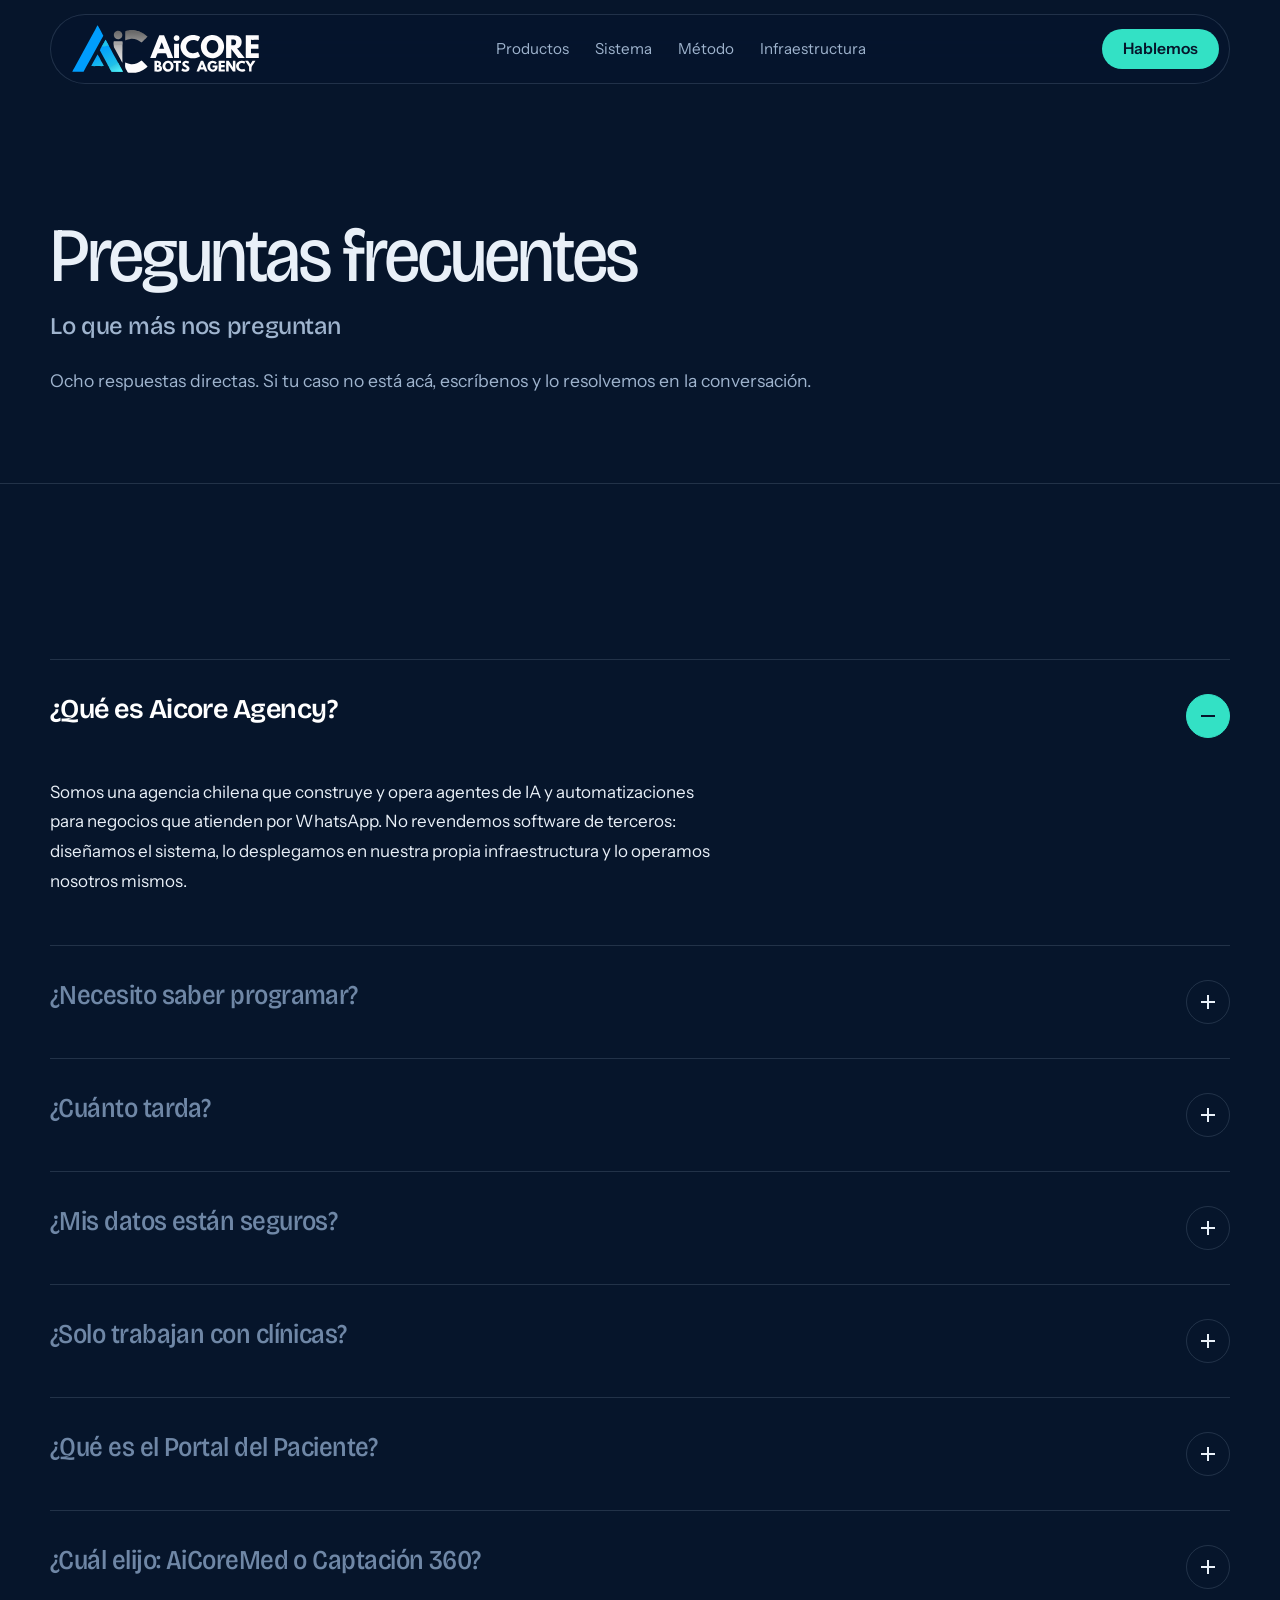
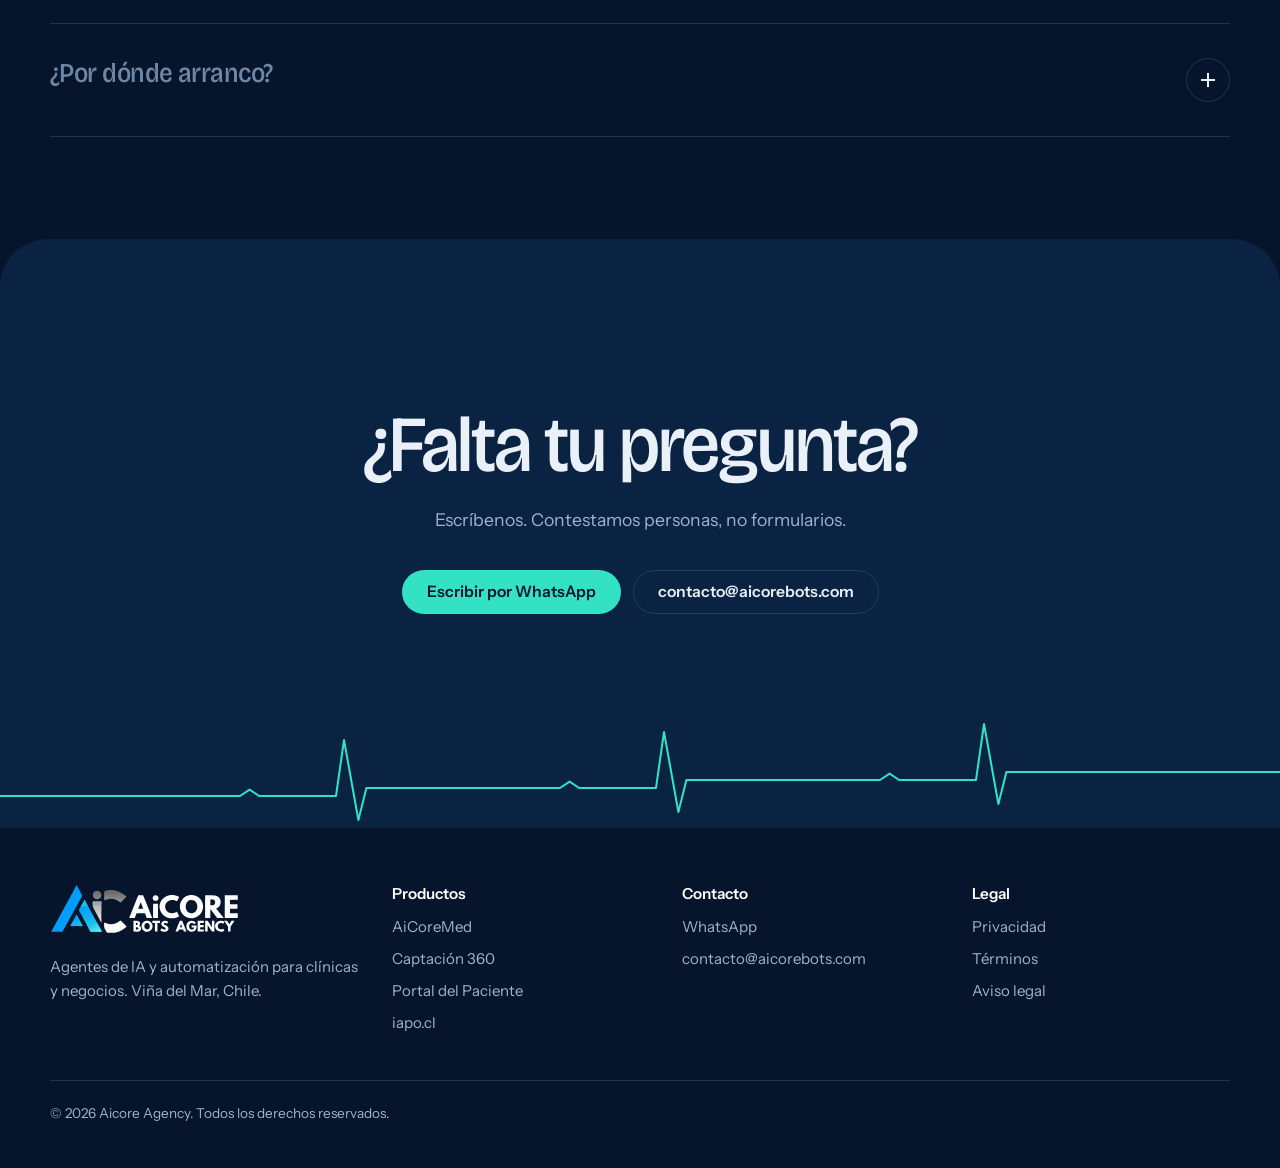
<file: faq/index.html>
<!doctype html>
<html lang="es-CL">
<head>
<meta charset="utf-8">
<meta name="viewport" content="width=device-width,initial-scale=1,viewport-fit=cover">
<title>Preguntas frecuentes — Aicore Agency</title>
<meta name="description" content="Respuestas a las preguntas más comunes sobre Aicore Agency: qué hacemos, si necesitas saber programar, cuánto tarda, cómo protegemos los datos y por dónde empezar.">
<meta name="theme-color" content="#0A2342">
<meta property="og:type" content="website">
<meta property="og:title" content="Preguntas frecuentes — Aicore Agency">
<meta property="og:description" content="Ocho respuestas directas sobre agentes de IA, implementación y seguridad de datos.">
<meta property="og:url" content="https://aicorebots.com/faq/">
<meta name="twitter:card" content="summary_large_image">
<link rel="canonical" href="https://aicorebots.com/faq/">
<link rel="icon" type="image/svg+xml" href="../assets/favicon.svg">
<meta property="og:image" content="https://aicorebots.com/assets/og.png">
<meta property="og:image:width" content="1200">
<meta property="og:image:height" content="630">
<meta name="twitter:image" content="https://aicorebots.com/assets/og.png">
<link rel="preconnect" href="https://fonts.googleapis.com">
<link rel="preconnect" href="https://fonts.gstatic.com" crossorigin>
<link href="https://fonts.googleapis.com/css2?family=Bricolage+Grotesque:opsz,wdth,wght@12..96,75..100,200..800&family=Instrument+Sans:wght@400;500;600&family=JetBrains+Mono:wght@400;500&display=swap" rel="stylesheet">
<script>document.documentElement.classList.add('js')</script>
<link rel="stylesheet" href="../assets/site.css">
<script type="application/ld+json">
{"@context": "https://schema.org", "@graph": [{"@type": "WebSite", "@id": "https://aicorebots.com/#website", "url": "https://aicorebots.com", "name": "Aicore Agency", "inLanguage": "es-CL"}, {"@type": "FAQPage", "@id": "https://aicorebots.com/faq/#faq", "url": "https://aicorebots.com/faq/", "name": "Preguntas frecuentes — Aicore Agency", "inLanguage": "es-CL", "mainEntity": [{"@type": "Question", "name": "¿Qué es Aicore Agency?", "acceptedAnswer": {"@type": "Answer", "text": "Somos una agencia chilena que construye y opera agentes de IA y automatizaciones para negocios. No revendemos software de terceros: diseñamos el sistema, lo desplegamos en nuestra propia infraestructura y lo operamos nosotros mismos."}}, {"@type": "Question", "name": "¿Necesito saber programar?", "acceptedAnswer": {"@type": "Answer", "text": "No. El trabajo técnico lo hacemos nosotros. De tu parte necesitamos acceso a lo que ya usas (agenda, WhatsApp Business, ficha clínica) y tu criterio profesional. Si sabes programar, mejor: entendemos lo que haces."}}, {"@type": "Question", "name": "¿Cuánto tarda la implementación?", "acceptedAnswer": {"@type": "Answer", "text": "La primera conversación toma unos 2 minutos por WhatsApp. Un sistema en producción, en cambio, toma cerca de 5 días hábiles desde que tenemos los accesos, porque incluye pruebas con casos reales tuyos antes de encenderlo."}}, {"@type": "Question", "name": "¿Mis datos están seguros?", "acceptedAnswer": {"@type": "Answer", "text": "Sí. La IA corre localmente en infraestructura propia: los datos no salen de nuestro servidor hacia APIs externas. Operamos bajo la Ley 19.628 de protección de datos personales y cada clínica tiene sus datos aislados, con cifrado en tránsito y reposo, y respaldos diarios cifrados."}}, {"@type": "Question", "name": "¿Solo trabajan con clínicas?", "acceptedAnswer": {"@type": "Answer", "text": "No. Nuestro foco es la atención por WhatsApp, que casi todos los negocios de servicios tienen: odontología, estética, kinesiología, psicología, despachos. La parte clínica (historias, recetas) es propia de AiCoreMed; el resto del ecosistema sirve a cualquier negocio que atienda por mensajes."}}, {"@type": "Question", "name": "¿Qué es el Portal del Paciente?", "acceptedAnswer": {"@type": "Answer", "text": "Es el acceso que tiene tu paciente desde el celular, sin usuario ni contraseña: entra desde un enlace de WhatsApp y ve sus citas, recetas y exámenes. Si quiere cambiar una hora, la solicitud te llega por el mismo canal que ya usas."}}, {"@type": "Question", "name": "¿Cuál elijo: AiCoreMed o Captación 360?", "acceptedAnswer": {"@type": "Answer", "text": "AiCoreMed ordena lo que ya tienes: agenda, fichas y equipo. Captación 360 hace el trabajo de traer pacientes nuevos, con anuncios, conversación automatizada y medición por campaña. Si ya tienes agenda llena, empieza por AiCoreMed; si te sobran horas, por Captación 360."}}, {"@type": "Question", "name": "¿Por dónde arranco?", "acceptedAnswer": {"@type": "Answer", "text": "Escríbenos por WhatsApp al +56 9 7568 0702 y cuéntanos en un párrafo cómo atiendes hoy. En 20 minutos te decimos qué producto te sirve y cuál todavía no."}}]}, {"@type": "WebPage", "@id": "https://aicorebots.com/faq/", "url": "https://aicorebots.com/faq/", "name": "Preguntas frecuentes — Aicore Agency", "isPartOf": {"@id": "https://aicorebots.com/#website"}, "inLanguage": "es-CL", "breadcrumb": {"@id": "https://aicorebots.com/faq/#breadcrumb"}}, {"@type": "BreadcrumbList", "@id": "https://aicorebots.com/faq/#breadcrumb", "itemListElement": [{"@type": "ListItem", "position": 1, "name": "Inicio", "item": "https://aicorebots.com/"}, {"@type": "ListItem", "position": 2, "name": "Preguntas frecuentes", "item": "https://aicorebots.com/faq/"}]}]}
</script>
</head>
<body>
<div class="prog" id="prog" aria-hidden="true"></div>

<header class="nav">
  <div class="bar">
    <a class="brand" href="../" aria-label="Aicore Agency, inicio">
      <img class="brand-img" src="../assets/logo.svg" alt="Aicore Agency" width="1514" height="778">
    </a>
    <nav class="links" aria-label="Principal">
      <a href="../productos/">Productos</a>
      <a href="../#sistema">Sistema</a>
      <a href="../#metodo">Método</a>
      <a href="../#infraestructura">Infraestructura</a>
    </nav>
    <a class="btn p mag" href="#contacto">Hablemos</a>
  </div>
</header>

<main>
<section class="phead" id="top">
  <div class="wrap">
    <h1>Preguntas frecuentes</h1>
    <p class="h1-sub">Lo que más nos preguntan</p>
    <p class="sub">Ocho respuestas directas. Si tu caso no está acá, escríbenos y lo resolvemos en la conversación.</p>
  </div>
</section>

<section class="doc faq" id="preguntas">
  <div class="wrap">
    <div class="rows">
      <details class="row" name="faq" open>
        <summary>
          <span class="r-name">¿Qué es Aicore Agency?</span>
          <span class="r-ico" aria-hidden="true"></span>
        </summary>
        <div class="r-body">
          <div>
            <p>Somos una agencia chilena que construye y opera agentes de IA y automatizaciones para negocios que atienden por WhatsApp. No revendemos software de terceros: diseñamos el sistema, lo desplegamos en nuestra propia infraestructura y lo operamos nosotros mismos.</p>
          </div>
        </div>
      </details>

      <details class="row" name="faq">
        <summary>
          <span class="r-name">¿Necesito saber programar?</span>
          <span class="r-ico" aria-hidden="true"></span>
        </summary>
        <div class="r-body">
          <div>
            <p>No. El trabajo técnico lo hacemos nosotros. De tu parte necesitamos acceso a lo que ya usas —agenda, WhatsApp Business, ficha clínica— y tu criterio profesional. Si sabes programar, mejor: entendemos lo que haces y ajustamos más rápido.</p>
          </div>
        </div>
      </details>

      <details class="row" name="faq">
        <summary>
          <span class="r-name">¿Cuánto tarda?</span>
          <span class="r-ico" aria-hidden="true"></span>
        </summary>
        <div class="r-body">
          <div>
            <p>La primera conversación toma unos <strong>2 minutos</strong> por WhatsApp. Un sistema en producción, en cambio, toma cerca de <strong>5 días hábiles</strong> desde que tenemos los accesos, porque incluye pruebas con casos reales tuyos antes de encenderlo.</p>
          </div>
        </div>
      </details>

      <details class="row" name="faq">
        <summary>
          <span class="r-name">¿Mis datos están seguros?</span>
          <span class="r-ico" aria-hidden="true"></span>
        </summary>
        <div class="r-body">
          <div>
            <p>Sí. La IA corre localmente en infraestructura propia: los datos no salen de nuestro servidor hacia APIs externas. Operamos bajo la <strong>Ley 19.628</strong> de protección de datos personales y cada clínica tiene sus datos aislados, con cifrado en tránsito y reposo, y respaldos diarios cifrados.</p>
            <p>El detalle completo está en nuestra <a class="tl" href="../privacidad/">política de privacidad</a>.</p>
          </div>
        </div>
      </details>

      <details class="row" name="faq">
        <summary>
          <span class="r-name">¿Solo trabajan con clínicas?</span>
          <span class="r-ico" aria-hidden="true"></span>
        </summary>
        <div class="r-body">
          <div>
            <p>No. Nuestro foco es la atención por WhatsApp, que casi todos los negocios de servicios tienen: odontología, estética, kinesiología, psicología, despachos. La parte clínica —historias, recetas— es propia de AiCoreMed; el resto del ecosistema sirve a cualquier negocio que atienda por mensajes.</p>
          </div>
        </div>
      </details>

      <details class="row" name="faq">
        <summary>
          <span class="r-name">¿Qué es el Portal del Paciente?</span>
          <span class="r-ico" aria-hidden="true"></span>
        </summary>
        <div class="r-body">
          <div>
            <p>Es el acceso que tiene tu paciente desde el celular, <strong>sin usuario ni contraseña</strong>: entra desde un enlace de WhatsApp y ve sus citas, recetas y exámenes. Si quiere cambiar una hora, la solicitud te llega por el mismo canal que ya usas.</p>
          </div>
        </div>
      </details>

      <details class="row" name="faq">
        <summary>
          <span class="r-name">¿Cuál elijo: AiCoreMed o Captación 360?</span>
          <span class="r-ico" aria-hidden="true"></span>
        </summary>
        <div class="r-body">
          <div>
            <p>No son alternativas, son partes distintas del mismo sistema.</p>
            <ul>
              <li><strong>AiCoreMed</strong> ordena lo que ya tienes: agenda, fichas clínicas y equipo.</li>
              <li><strong>Captación 360</strong> hace el trabajo de traer pacientes nuevos, con anuncios, conversación automatizada y medición por campaña.</li>
            </ul>
            <p>Si ya tienes agenda llena, empieza por AiCoreMed. Si te sobran horas, por Captación 360.</p>
          </div>
        </div>
      </details>

      <details class="row" name="faq">
        <summary>
          <span class="r-name">¿Por dónde arranco?</span>
          <span class="r-ico" aria-hidden="true"></span>
        </summary>
        <div class="r-body">
          <div>
            <p>Escríbenos por <a class="tl" href="https://wa.me/56975680702" rel="noopener">WhatsApp al +56 9 7568 0702</a> y cuéntanos en un párrafo cómo atiendes hoy. En 20 minutos te decimos qué producto te sirve y cuál todavía no.</p>
          </div>
        </div>
      </details>
    </div>
  </div>
</section>

<section class="cta sheet" id="contacto">
  <div class="wrap">
    <h2>¿Falta tu pregunta?</h2>
    <p class="sub">Escríbenos. Contestamos personas, no formularios.</p>
    <div class="actions">
      <a class="btn p mag" href="https://wa.me/56975680702?text=Hola%2C%20tengo%20una%20pregunta" rel="noopener">Escribir por WhatsApp</a>
      <a class="btn g mag" href="mailto:contacto@aicorebots.com">contacto@aicorebots.com</a>
    </div>
  </div>
  <svg class="cta-line" id="cta-line" viewBox="0 0 1600 140" preserveAspectRatio="none" aria-hidden="true"><path pathLength="1" d="M0 100H300l12-8 12 8H420l10-70 18 100 10-40H700l12-8 12 8H820l10-70 18 100 10-40H1100l12-8 12 8H1220l10-70 18 100 10-40H1600"/></svg>
</section>
</main>

<footer>
  <div class="wrap">
    <div class="foot-in">
      <div>
        <a class="brand" href="../" style="color:#fff"><img class="brand-img" src="../assets/logo.svg" alt="Aicore Agency" width="1514" height="778"></a>
        <p style="margin-top:14px;max-width:24em">Agentes de IA y automatización para clínicas y negocios. Viña del Mar, Chile.</p>
      </div>
      <div><h4>Productos</h4><ul>
        <li><a href="../productos/">AiCoreMed</a></li>
        <li><a href="../productos/">Captación 360</a></li>
        <li><a href="../productos/">Portal del Paciente</a></li>
        <li><a href="https://iapo.cl" rel="noopener">iapo.cl</a></li>
      </ul></div>
      <div><h4>Contacto</h4><ul>
        <li><a href="https://wa.me/56975680702" rel="noopener">WhatsApp</a></li>
        <li><a href="mailto:contacto@aicorebots.com">contacto@aicorebots.com</a></li>
      </ul></div>
      <div><h4>Legal</h4><ul>
        <li><a href="../privacidad/">Privacidad</a></li>
        <li><a href="../terminos/">Términos</a></li>
        <li><a href="../aviso-legal/">Aviso legal</a></li>
      </ul></div>
    </div>
    <p class="legal">© 2026 Aicore Agency. Todos los derechos reservados.</p>
  </div>
</footer>

<script src="../assets/site.js" defer></script>
</body>
</html>
</file>
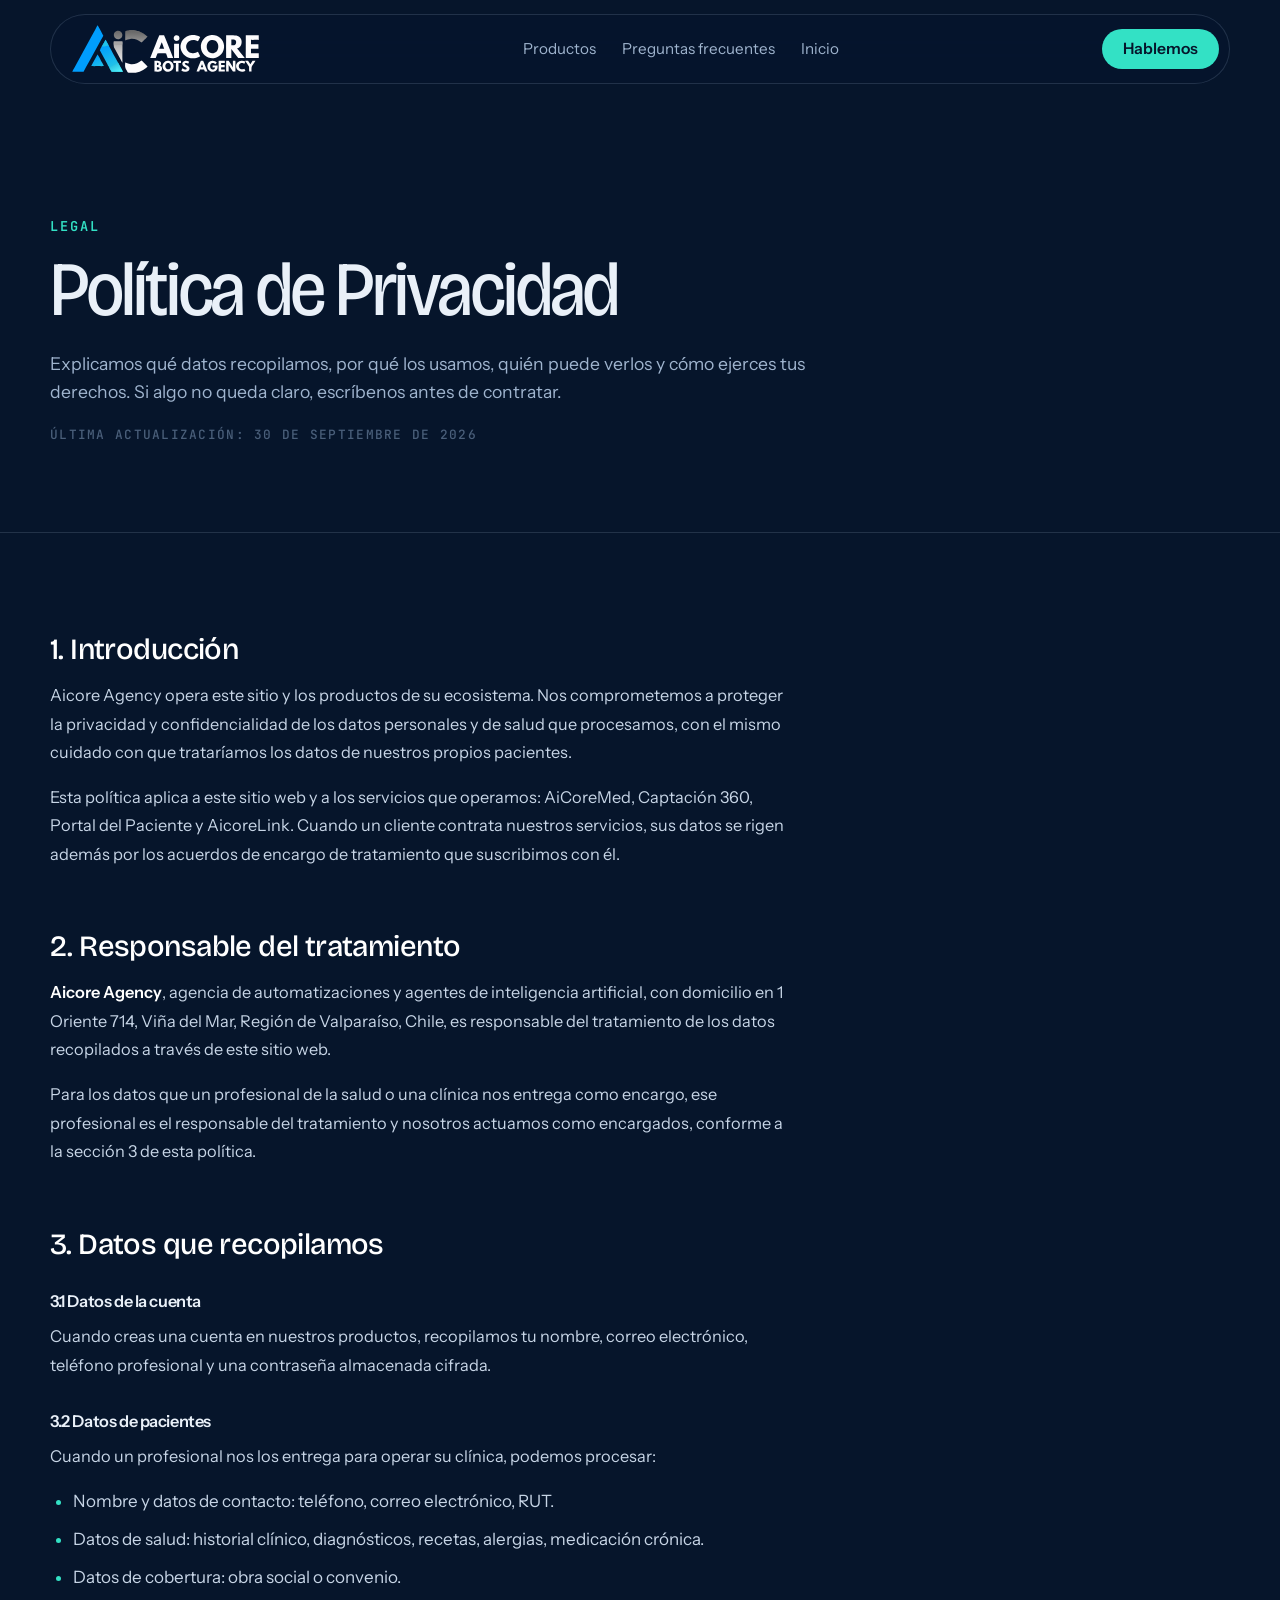
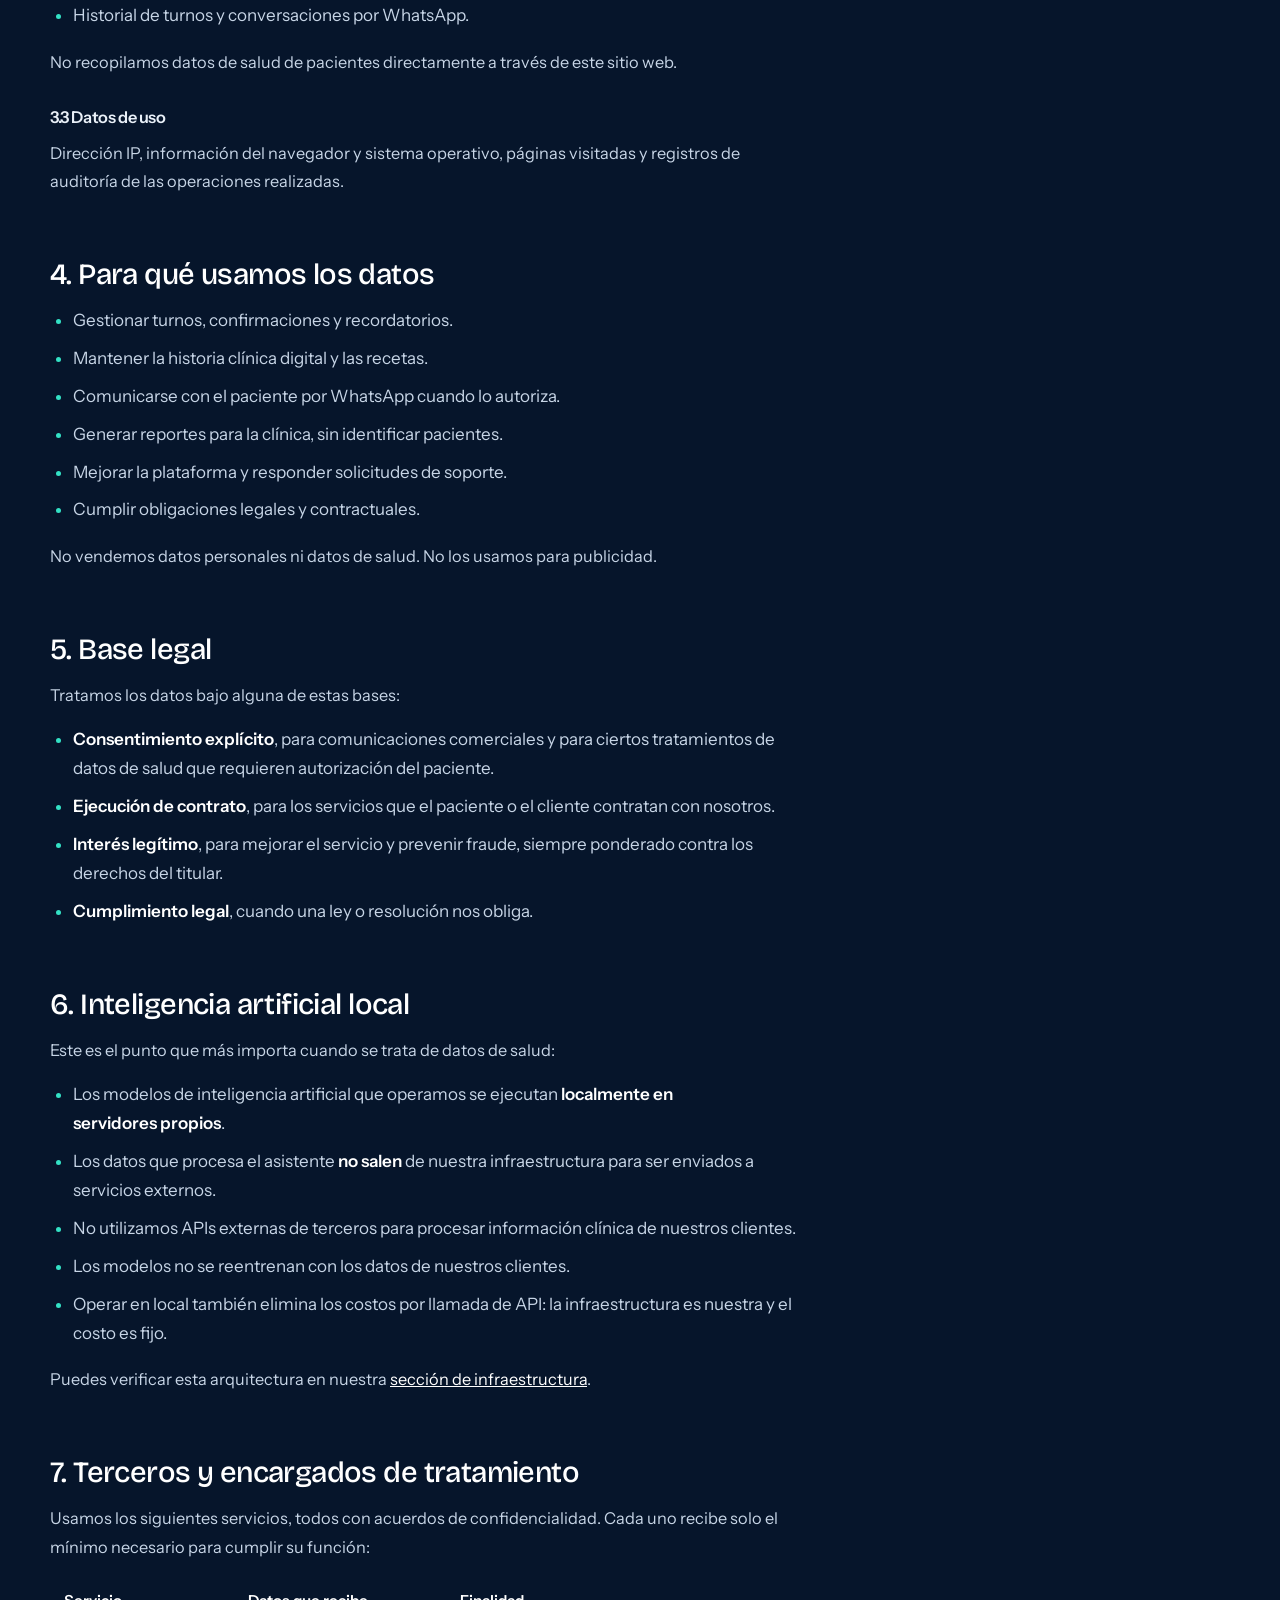
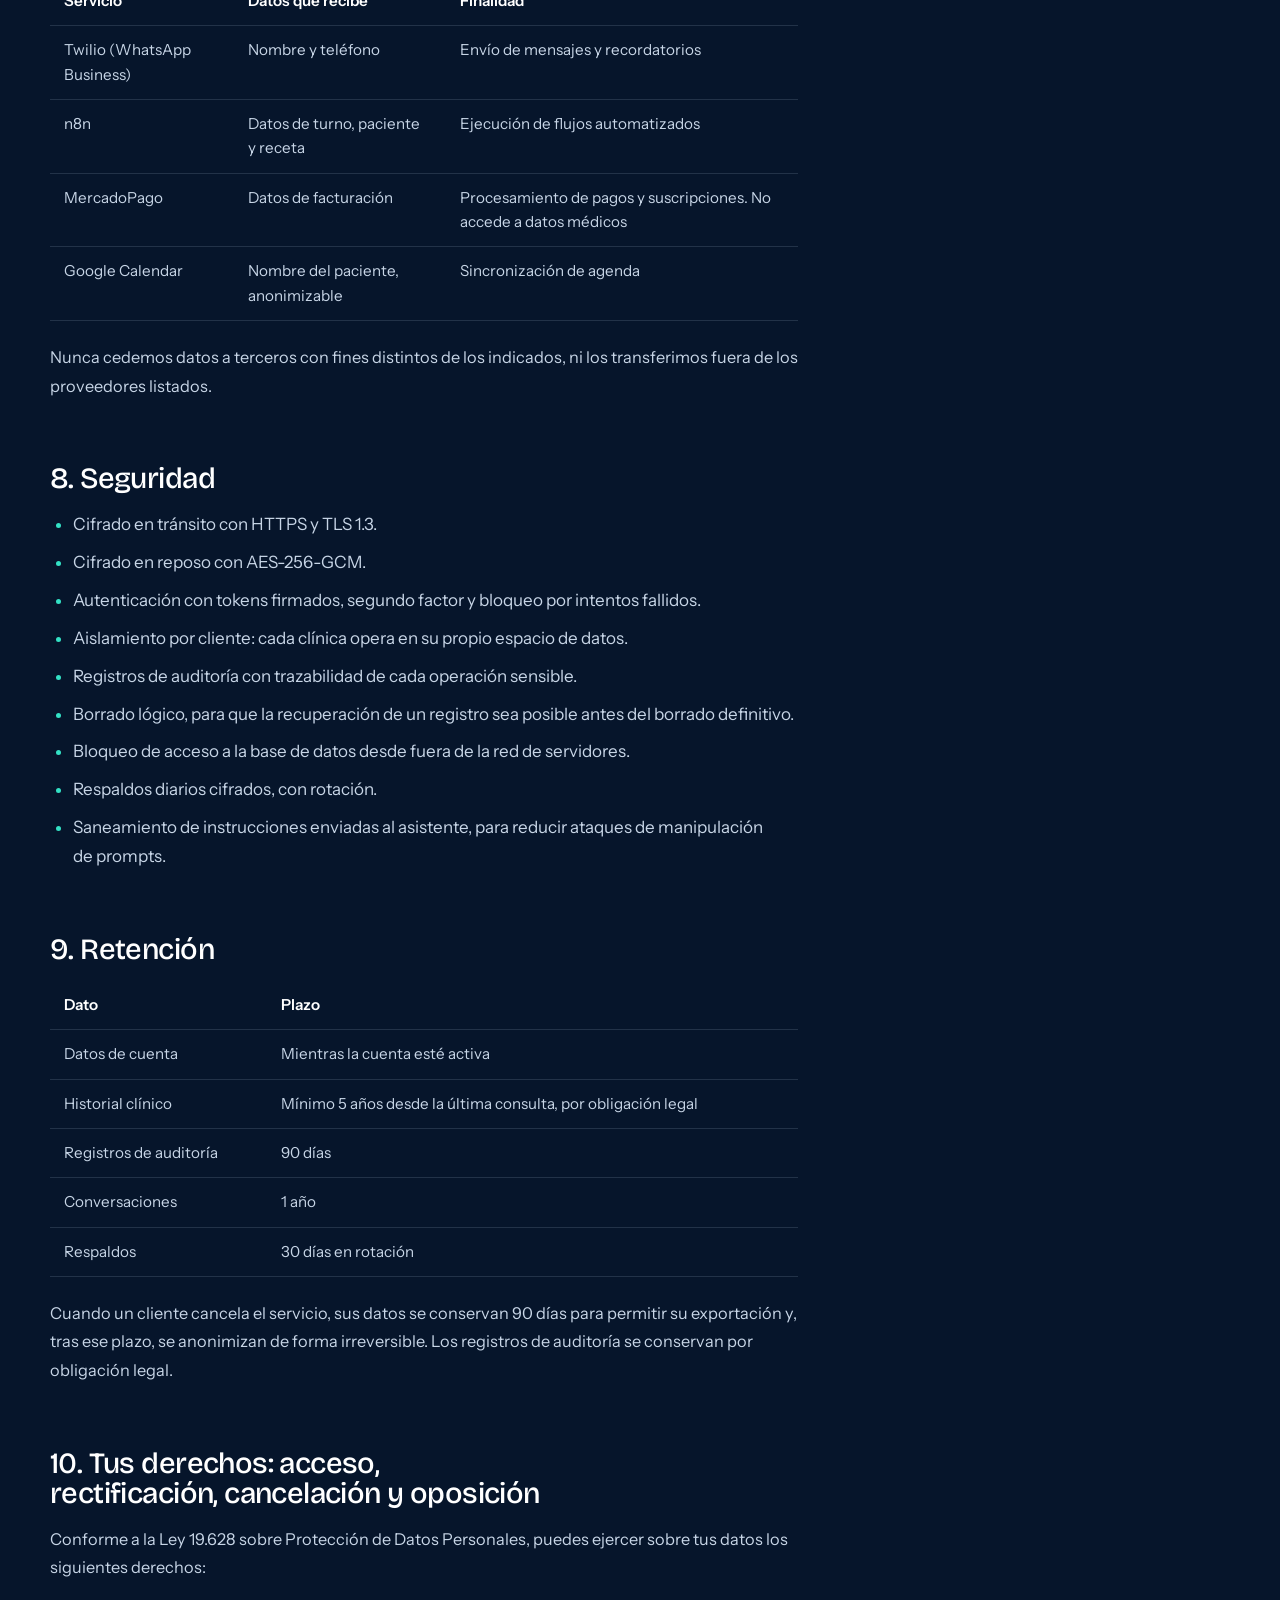
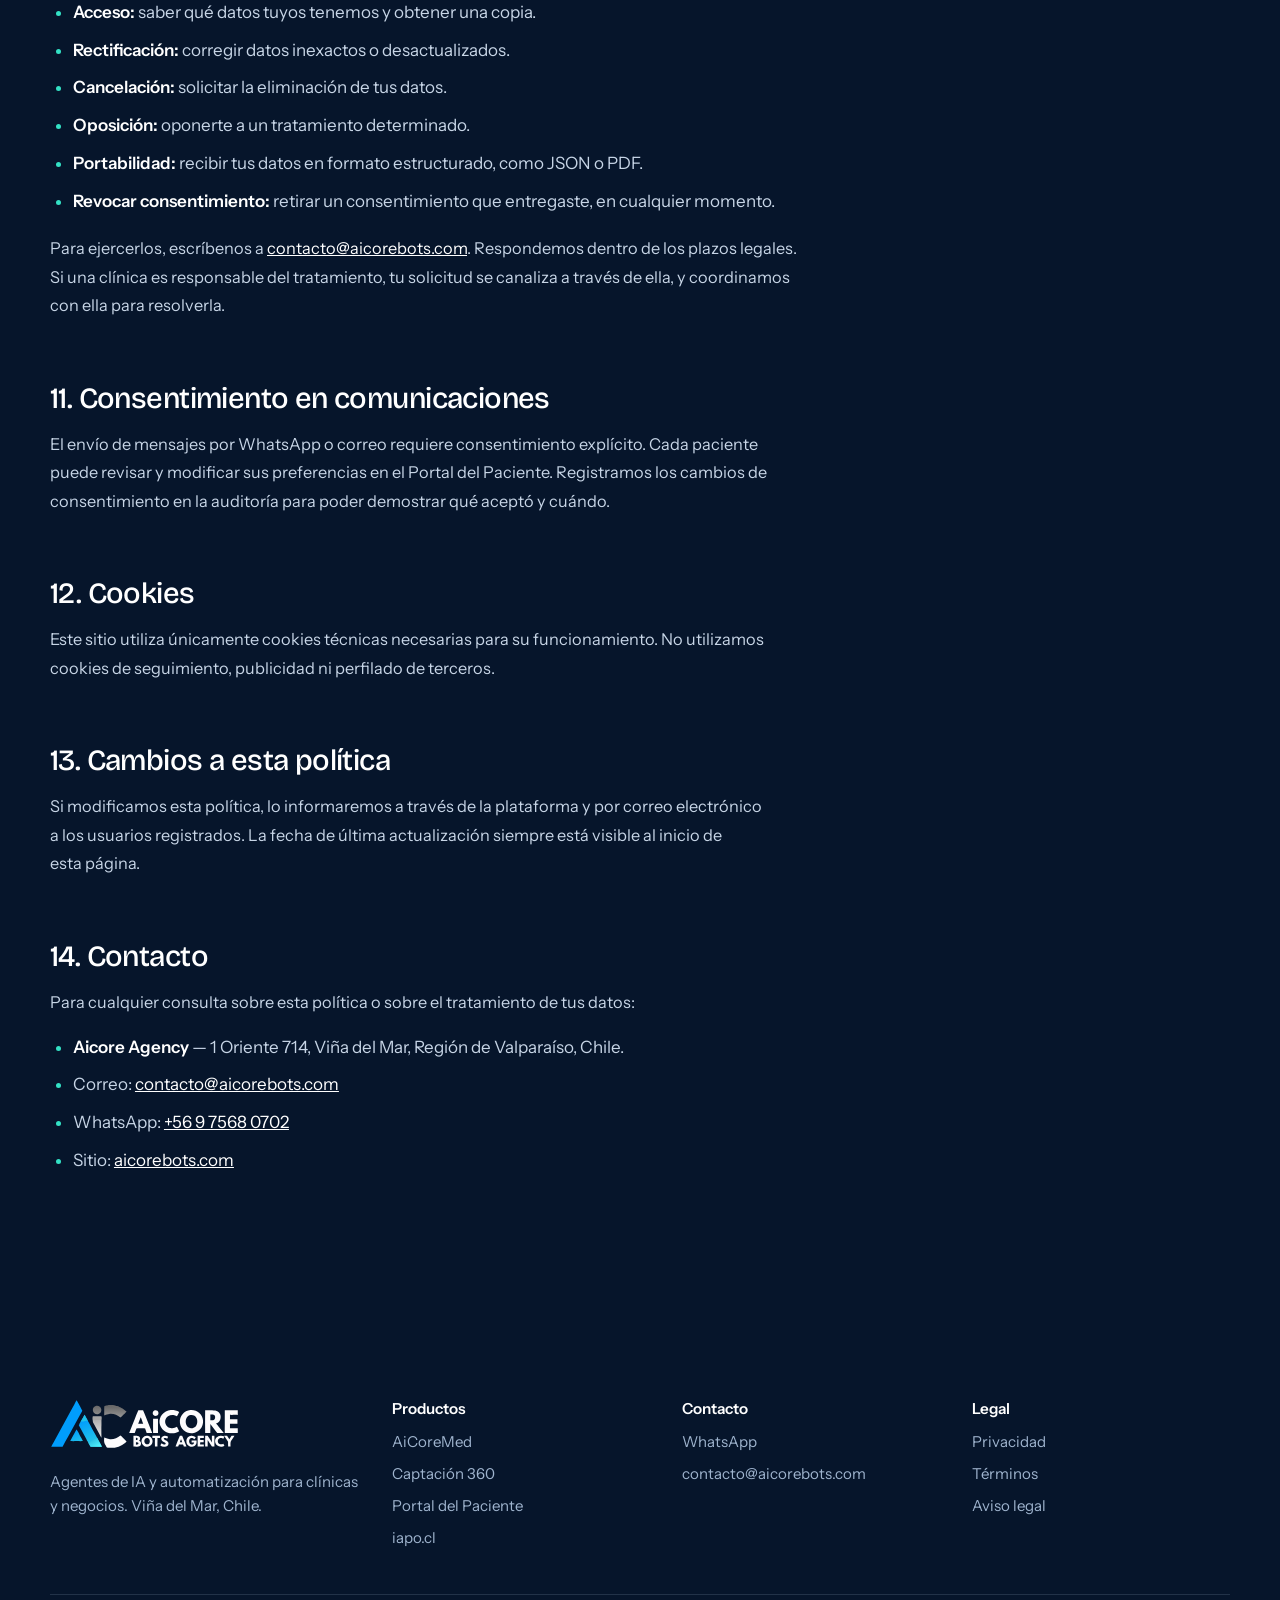
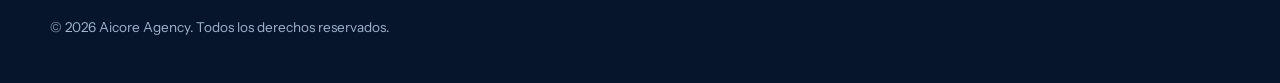
<file: privacidad/index.html>
<!doctype html>
<html lang="es-CL">
<head>
<meta charset="utf-8">
<meta name="viewport" content="width=device-width,initial-scale=1,viewport-fit=cover">
<title>Política de Privacidad — Aicore Agency</title>
<meta name="description" content="Cómo Aicore Agency recopila, usa, almacena y protege los datos personales y de salud que procesa. Derechos ARCO, inteligencia artificial local y contacto para ejercerlos.">
<meta name="theme-color" content="#0A2342">
<meta name="robots" content="index,follow">
<meta property="og:type" content="article">
<meta property="og:title" content="Política de Privacidad — Aicore Agency">
<meta property="og:description" content="Datos que recopilamos, para qué los usamos, cómo los protegemos y cómo ejerces tus derechos.">
<meta property="og:url" content="https://aicorebots.com/privacidad/">
<meta name="twitter:card" content="summary_large_image">
<link rel="canonical" href="https://aicorebots.com/privacidad/">
<link rel="icon" type="image/svg+xml" href="../assets/favicon.svg">
<meta property="og:image" content="https://aicorebots.com/assets/og.png">
<meta property="og:image:width" content="1200">
<meta property="og:image:height" content="630">
<meta name="twitter:image" content="https://aicorebots.com/assets/og.png">
<link rel="preconnect" href="https://fonts.googleapis.com">
<link rel="preconnect" href="https://fonts.gstatic.com" crossorigin>
<link href="https://fonts.googleapis.com/css2?family=Bricolage+Grotesque:opsz,wdth,wght@12..96,75..100,200..800&family=Instrument+Sans:wght@400;500;600&family=JetBrains+Mono:wght@400;500&display=swap" rel="stylesheet">
<script>document.documentElement.classList.add('js')</script>
<link rel="stylesheet" href="../assets/site.css">
<script type="application/ld+json">
{"@context": "https://schema.org", "@graph": [{"@type": "WebSite", "@id": "https://aicorebots.com/#website", "url": "https://aicorebots.com", "name": "Aicore Agency", "inLanguage": "es-CL"}, {"@type": "WebPage", "@id": "https://aicorebots.com/privacidad/", "url": "https://aicorebots.com/privacidad/", "name": "Política de Privacidad — Aicore Agency", "isPartOf": {"@id": "https://aicorebots.com/#website"}, "inLanguage": "es-CL", "breadcrumb": {"@id": "https://aicorebots.com/privacidad/#breadcrumb"}}, {"@type": "BreadcrumbList", "@id": "https://aicorebots.com/privacidad/#breadcrumb", "itemListElement": [{"@type": "ListItem", "position": 1, "name": "Inicio", "item": "https://aicorebots.com/"}, {"@type": "ListItem", "position": 2, "name": "Privacidad", "item": "https://aicorebots.com/privacidad/"}]}]}
</script>
</head>
<body>
<div class="prog" id="prog" aria-hidden="true"></div>

<header class="nav">
  <div class="bar">
    <a class="brand" href="../" aria-label="Aicore Agency, inicio">
      <img class="brand-img" src="../assets/logo.svg" alt="Aicore Agency" width="1514" height="778">
    </a>
    <nav class="links" aria-label="Principal">
      <a href="../productos/">Productos</a>
      <a href="../faq/">Preguntas frecuentes</a>
      <a href="../">Inicio</a>
    </nav>
    <a class="btn p mag" href="../#contacto">Hablemos</a>
  </div>
</header>

<main>
<section class="phead" id="top">
  <div class="wrap">
    <p class="eyebrow">Legal</p>
    <h1>Política de Privacidad</h1>
    <p class="sub">Explicamos qué datos recopilamos, por qué los usamos, quién puede verlos y cómo ejerces tus derechos. Si algo no queda claro, escríbenos antes de contratar.</p>
    <p class="pdate">Última actualización: 30 de septiembre de 2026</p>
  </div>
</section>

<section class="doc">
  <div class="wrap">
    <div class="prose">

      <h2>1. Introducción</h2>
      <p>Aicore Agency opera este sitio y los productos de su ecosistema. Nos comprometemos a proteger la privacidad y confidencialidad de los datos personales y de salud que procesamos, con el mismo cuidado con que trataríamos los datos de nuestros propios pacientes.</p>
      <p>Esta política aplica a este sitio web y a los servicios que operamos: AiCoreMed, Captación 360, Portal del Paciente y AicoreLink. Cuando un cliente contrata nuestros servicios, sus datos se rigen además por los acuerdos de encargo de tratamiento que suscribimos con él.</p>

      <h2>2. Responsable del tratamiento</h2>
      <p><strong>Aicore Agency</strong>, agencia de automatizaciones y agentes de inteligencia artificial, con domicilio en 1 Oriente 714, Viña del Mar, Región de Valparaíso, Chile, es responsable del tratamiento de los datos recopilados a través de este sitio web.</p>
      <p>Para los datos que un profesional de la salud o una clínica nos entrega como encargo, ese profesional es el responsable del tratamiento y nosotros actuamos como encargados, conforme a la sección 3 de esta política.</p>

      <h2>3. Datos que recopilamos</h2>

      <h3>3.1 Datos de la cuenta</h3>
      <p>Cuando creas una cuenta en nuestros productos, recopilamos tu nombre, correo electrónico, teléfono profesional y una contraseña almacenada cifrada.</p>

      <h3>3.2 Datos de pacientes</h3>
      <p>Cuando un profesional nos los entrega para operar su clínica, podemos procesar:</p>
      <ul>
        <li>Nombre y datos de contacto: teléfono, correo electrónico, RUT.</li>
        <li>Datos de salud: historial clínico, diagnósticos, recetas, alergias, medicación crónica.</li>
        <li>Datos de cobertura: obra social o convenio.</li>
        <li>Historial de turnos y conversaciones por WhatsApp.</li>
      </ul>
      <p>No recopilamos datos de salud de pacientes directamente a través de este sitio web.</p>

      <h3>3.3 Datos de uso</h3>
      <p>Dirección IP, información del navegador y sistema operativo, páginas visitadas y registros de auditoría de las operaciones realizadas.</p>

      <h2>4. Para qué usamos los datos</h2>
      <ul>
        <li>Gestionar turnos, confirmaciones y recordatorios.</li>
        <li>Mantener la historia clínica digital y las recetas.</li>
        <li>Comunicarse con el paciente por WhatsApp cuando lo autoriza.</li>
        <li>Generar reportes para la clínica, sin identificar pacientes.</li>
        <li>Mejorar la plataforma y responder solicitudes de soporte.</li>
        <li>Cumplir obligaciones legales y contractuales.</li>
      </ul>
      <p>No vendemos datos personales ni datos de salud. No los usamos para publicidad.</p>

      <h2>5. Base legal</h2>
      <p>Tratamos los datos bajo alguna de estas bases:</p>
      <ul>
        <li><strong>Consentimiento explícito</strong>, para comunicaciones comerciales y para ciertos tratamientos de datos de salud que requieren autorización del paciente.</li>
        <li><strong>Ejecución de contrato</strong>, para los servicios que el paciente o el cliente contratan con nosotros.</li>
        <li><strong>Interés legítimo</strong>, para mejorar el servicio y prevenir fraude, siempre ponderado contra los derechos del titular.</li>
        <li><strong>Cumplimiento legal</strong>, cuando una ley o resolución nos obliga.</li>
      </ul>

      <h2>6. Inteligencia artificial local</h2>
      <p>Este es el punto que más importa cuando se trata de datos de salud:</p>
      <ul>
        <li>Los modelos de inteligencia artificial que operamos se ejecutan <strong>localmente en servidores propios</strong>.</li>
        <li>Los datos que procesa el asistente <strong>no salen</strong> de nuestra infraestructura para ser enviados a servicios externos.</li>
        <li>No utilizamos APIs externas de terceros para procesar información clínica de nuestros clientes.</li>
        <li>Los modelos no se reentrenan con los datos de nuestros clientes.</li>
        <li>Operar en local también elimina los costos por llamada de API: la infraestructura es nuestra y el costo es fijo.</li>
      </ul>
      <p>Puedes verificar esta arquitectura en nuestra <a href="../">sección de infraestructura</a>.</p>

      <h2>7. Terceros y encargados de tratamiento</h2>
      <p>Usamos los siguientes servicios, todos con acuerdos de confidencialidad. Cada uno recibe solo el mínimo necesario para cumplir su función:</p>
      <table>
        <thead><tr><th>Servicio</th><th>Datos que recibe</th><th>Finalidad</th></tr></thead>
        <tbody>
          <tr><td>Twilio (WhatsApp Business)</td><td>Nombre y teléfono</td><td>Envío de mensajes y recordatorios</td></tr>
          <tr><td>n8n</td><td>Datos de turno, paciente y receta</td><td>Ejecución de flujos automatizados</td></tr>
          <tr><td>MercadoPago</td><td>Datos de facturación</td><td>Procesamiento de pagos y suscripciones. No accede a datos médicos</td></tr>
          <tr><td>Google Calendar</td><td>Nombre del paciente, anonimizable</td><td>Sincronización de agenda</td></tr>
        </tbody>
      </table>
      <p>Nunca cedemos datos a terceros con fines distintos de los indicados, ni los transferimos fuera de los proveedores listados.</p>

      <h2>8. Seguridad</h2>
      <ul>
        <li>Cifrado en tránsito con HTTPS y TLS 1.3.</li>
        <li>Cifrado en reposo con AES-256-GCM.</li>
        <li>Autenticación con tokens firmados, segundo factor y bloqueo por intentos fallidos.</li>
        <li>Aislamiento por cliente: cada clínica opera en su propio espacio de datos.</li>
        <li>Registros de auditoría con trazabilidad de cada operación sensible.</li>
        <li>Borrado lógico, para que la recuperación de un registro sea posible antes del borrado definitivo.</li>
        <li>Bloqueo de acceso a la base de datos desde fuera de la red de servidores.</li>
        <li>Respaldos diarios cifrados, con rotación.</li>
        <li>Saneamiento de instrucciones enviadas al asistente, para reducir ataques de manipulación de prompts.</li>
      </ul>

      <h2>9. Retención</h2>
      <table>
        <thead><tr><th>Dato</th><th>Plazo</th></tr></thead>
        <tbody>
          <tr><td>Datos de cuenta</td><td>Mientras la cuenta esté activa</td></tr>
          <tr><td>Historial clínico</td><td>Mínimo 5 años desde la última consulta, por obligación legal</td></tr>
          <tr><td>Registros de auditoría</td><td>90 días</td></tr>
          <tr><td>Conversaciones</td><td>1 año</td></tr>
          <tr><td>Respaldos</td><td>30 días en rotación</td></tr>
        </tbody>
      </table>
      <p>Cuando un cliente cancela el servicio, sus datos se conservan 90 días para permitir su exportación y, tras ese plazo, se anonimizan de forma irreversible. Los registros de auditoría se conservan por obligación legal.</p>

      <h2>10. Tus derechos: acceso, rectificación, cancelación y oposición</h2>
      <p>Conforme a la Ley 19.628 sobre Protección de Datos Personales, puedes ejercer sobre tus datos los siguientes derechos:</p>
      <ul>
        <li><strong>Acceso:</strong> saber qué datos tuyos tenemos y obtener una copia.</li>
        <li><strong>Rectificación:</strong> corregir datos inexactos o desactualizados.</li>
        <li><strong>Cancelación:</strong> solicitar la eliminación de tus datos.</li>
        <li><strong>Oposición:</strong> oponerte a un tratamiento determinado.</li>
        <li><strong>Portabilidad:</strong> recibir tus datos en formato estructurado, como JSON o PDF.</li>
        <li><strong>Revocar consentimiento:</strong> retirar un consentimiento que entregaste, en cualquier momento.</li>
      </ul>
      <p>Para ejercerlos, escríbenos a <a href="mailto:contacto@aicorebots.com">contacto@aicorebots.com</a>. Respondemos dentro de los plazos legales. Si una clínica es responsable del tratamiento, tu solicitud se canaliza a través de ella, y coordinamos con ella para resolverla.</p>

      <h2>11. Consentimiento en comunicaciones</h2>
      <p>El envío de mensajes por WhatsApp o correo requiere consentimiento explícito. Cada paciente puede revisar y modificar sus preferencias en el Portal del Paciente. Registramos los cambios de consentimiento en la auditoría para poder demostrar qué aceptó y cuándo.</p>

      <h2>12. Cookies</h2>
      <p>Este sitio utiliza únicamente cookies técnicas necesarias para su funcionamiento. No utilizamos cookies de seguimiento, publicidad ni perfilado de terceros.</p>

      <h2>13. Cambios a esta política</h2>
      <p>Si modificamos esta política, lo informaremos a través de la plataforma y por correo electrónico a los usuarios registrados. La fecha de última actualización siempre está visible al inicio de esta página.</p>

      <h2>14. Contacto</h2>
      <p>Para cualquier consulta sobre esta política o sobre el tratamiento de tus datos:</p>
      <ul>
        <li><strong>Aicore Agency</strong> — 1 Oriente 714, Viña del Mar, Región de Valparaíso, Chile.</li>
        <li>Correo: <a href="mailto:contacto@aicorebots.com">contacto@aicorebots.com</a></li>
        <li>WhatsApp: <a href="https://wa.me/56975680702" rel="noopener">+56 9 7568 0702</a></li>
        <li>Sitio: <a href="https://aicorebots.com">aicorebots.com</a></li>
      </ul>

    </div>
  </div>
</section>
</main>

<footer>
  <div class="wrap">
    <div class="foot-in">
      <div>
        <a class="brand" href="../" style="color:#fff"><img class="brand-img" src="../assets/logo.svg" alt="Aicore Agency" width="1514" height="778"></a>
        <p style="margin-top:14px;max-width:24em">Agentes de IA y automatización para clínicas y negocios. Viña del Mar, Chile.</p>
      </div>
      <div><h4>Productos</h4><ul>
        <li><a href="../productos/">AiCoreMed</a></li>
        <li><a href="../productos/">Captación 360</a></li>
        <li><a href="../productos/">Portal del Paciente</a></li>
        <li><a href="https://iapo.cl" rel="noopener">iapo.cl</a></li>
      </ul></div>
      <div><h4>Contacto</h4><ul>
        <li><a href="https://wa.me/56975680702" rel="noopener">WhatsApp</a></li>
        <li><a href="mailto:contacto@aicorebots.com">contacto@aicorebots.com</a></li>
      </ul></div>
      <div><h4>Legal</h4><ul>
        <li><a href="../privacidad/">Privacidad</a></li>
        <li><a href="../terminos/">Términos</a></li>
        <li><a href="../aviso-legal/">Aviso legal</a></li>
      </ul></div>
    </div>
    <p class="legal">© 2026 Aicore Agency. Todos los derechos reservados.</p>
  </div>
</footer>

<script src="../assets/site.js" defer></script>
</body>
</html>
</file>
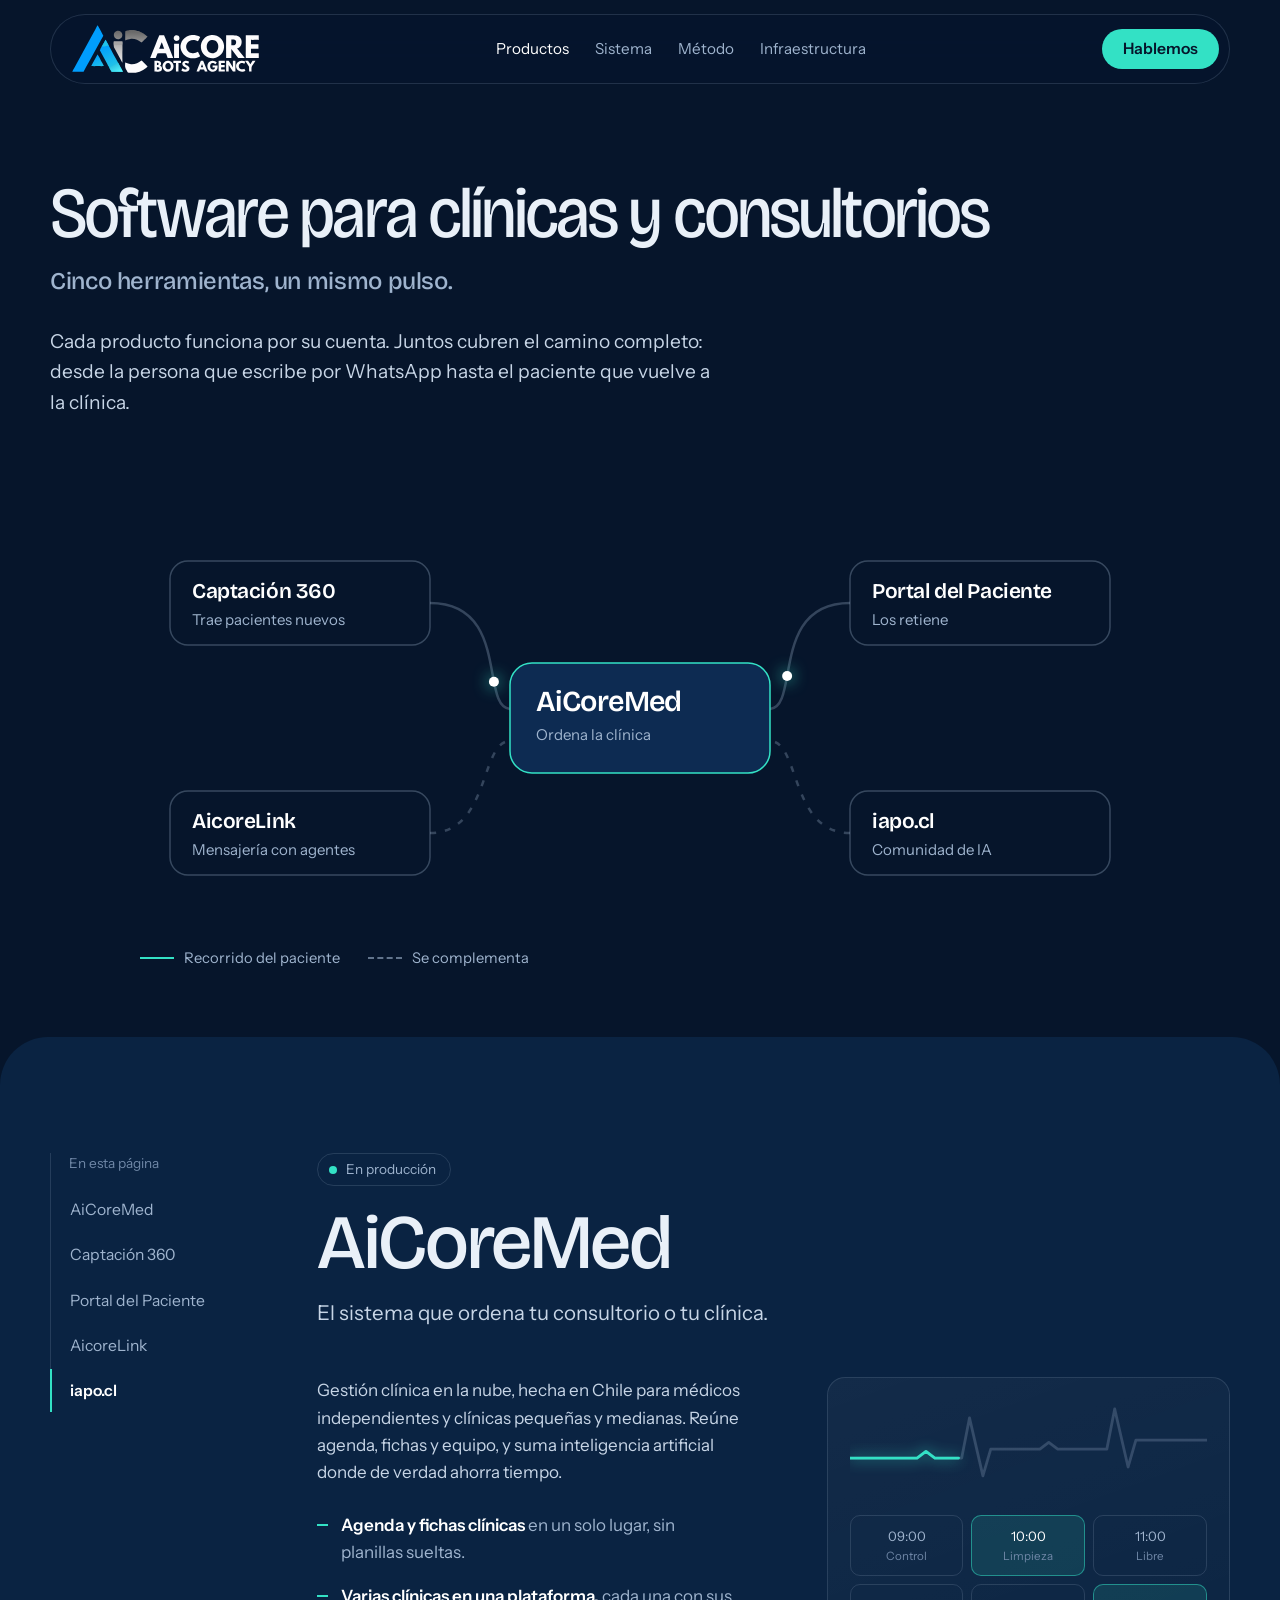
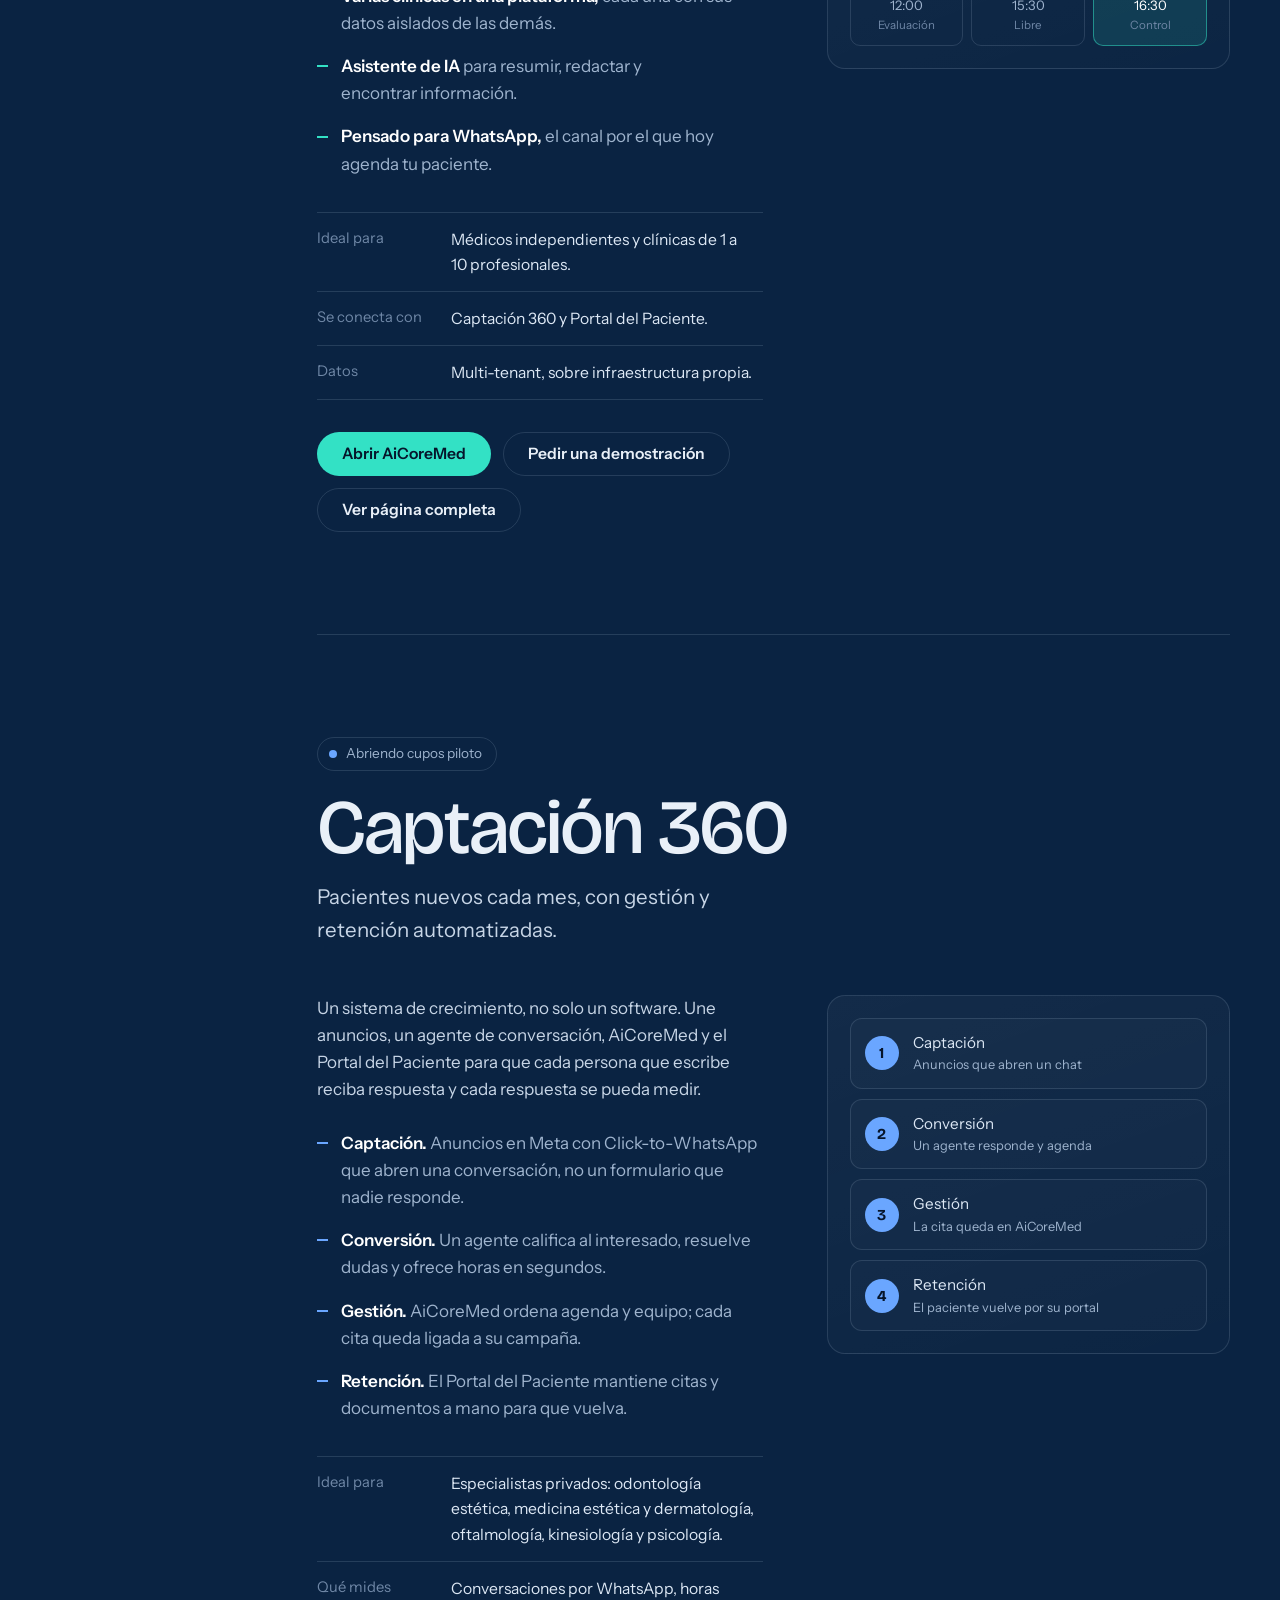
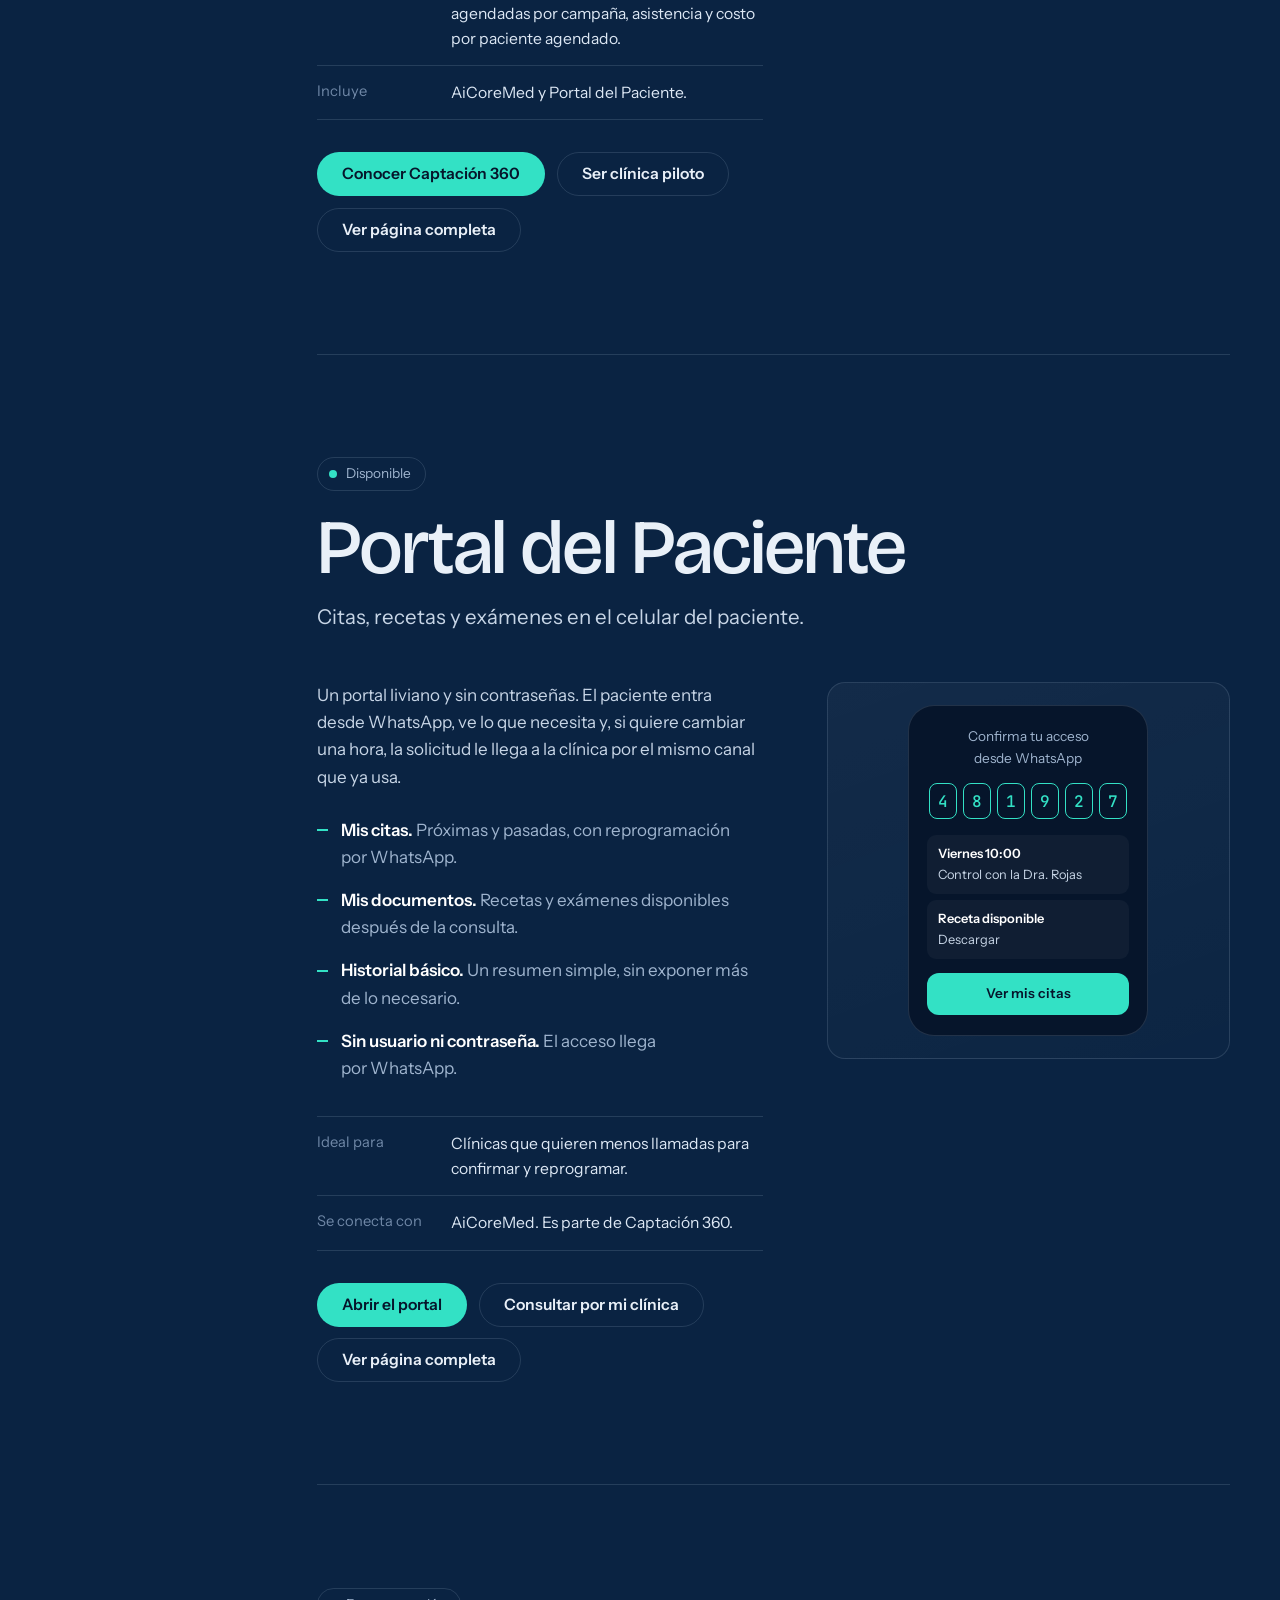
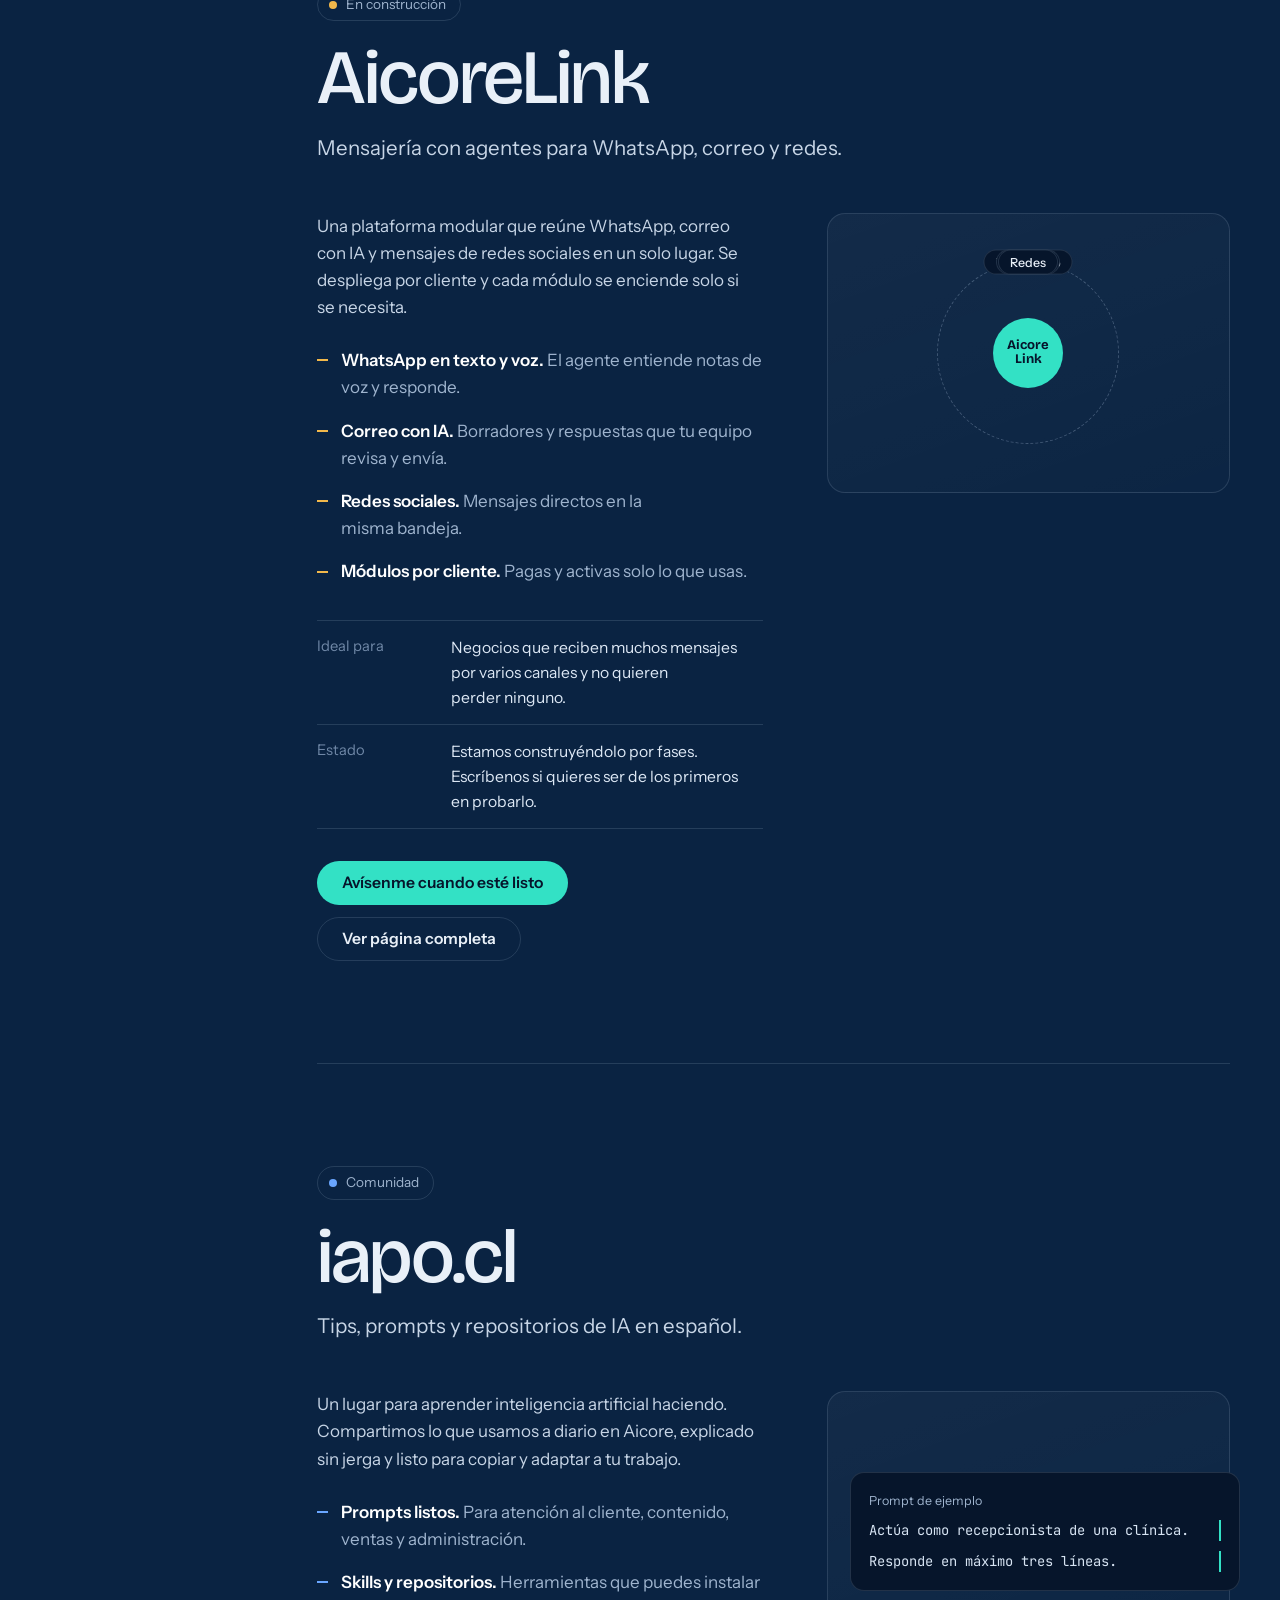
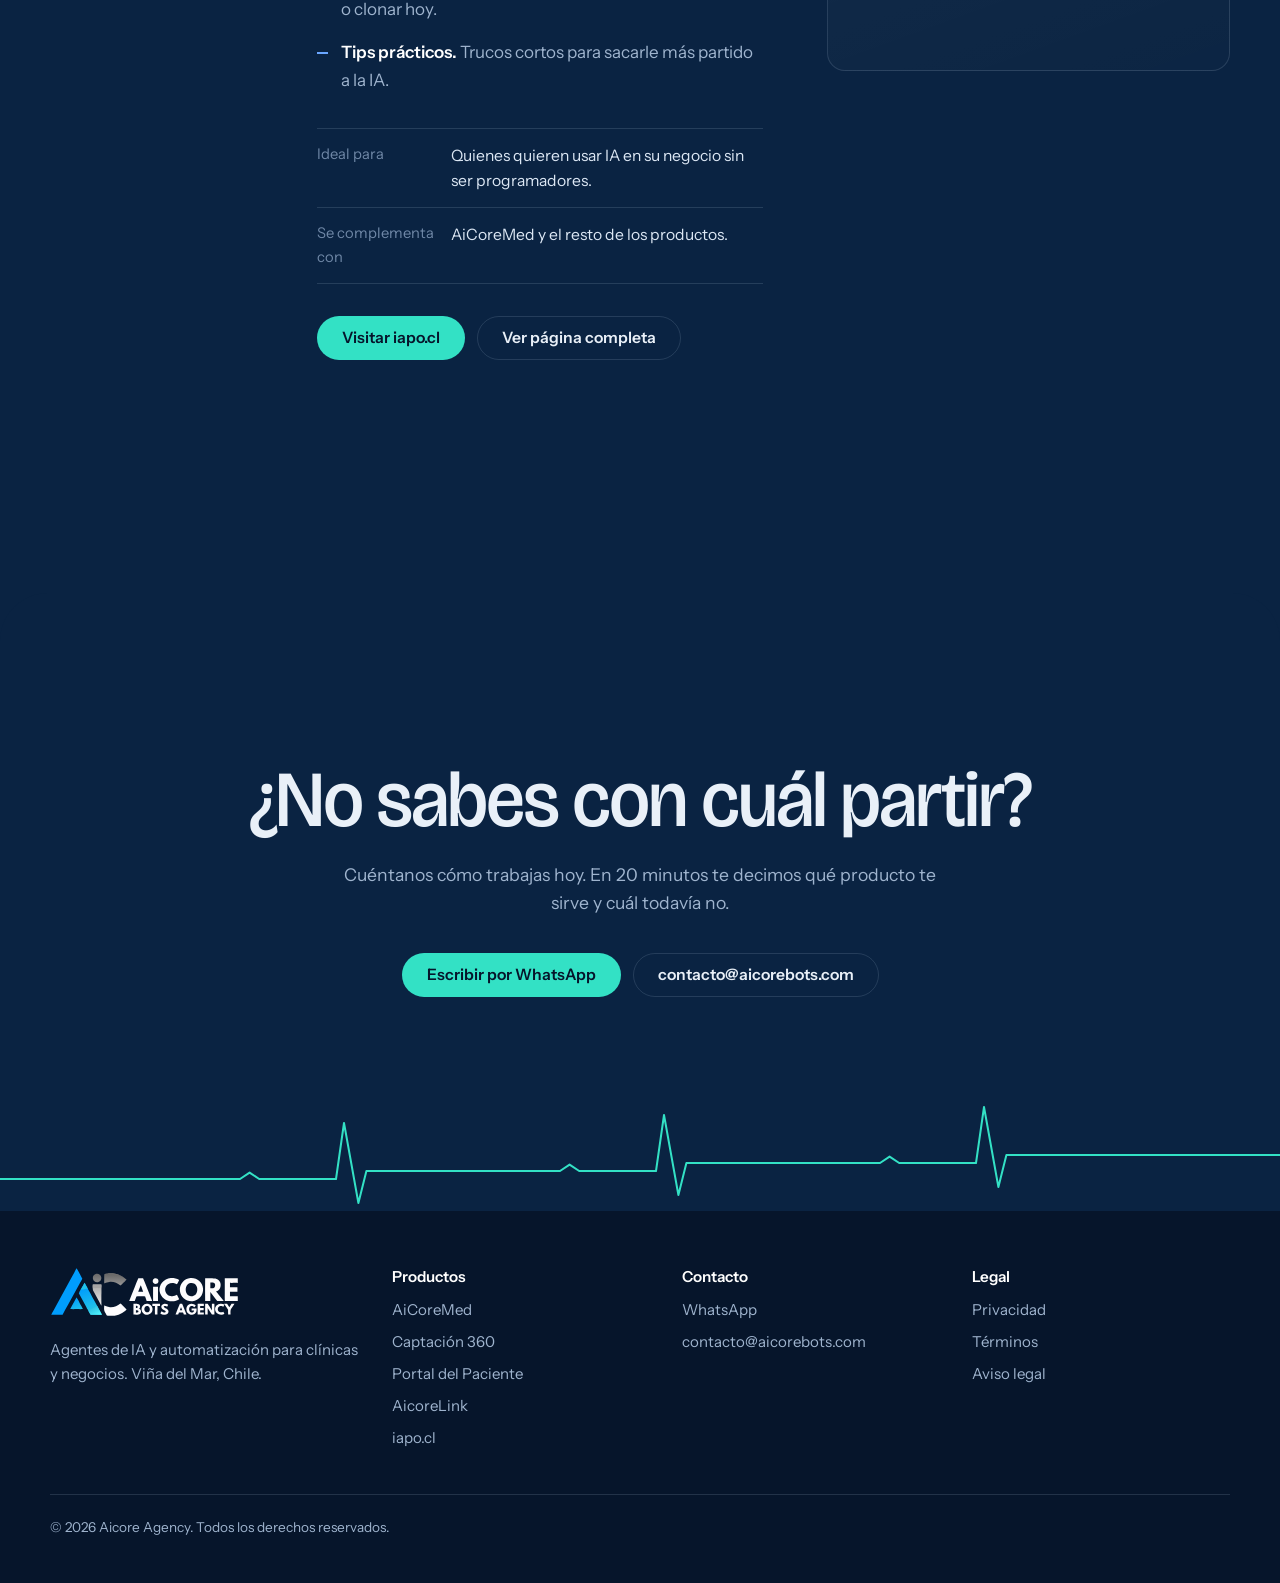
<file: productos/index.html>
<!doctype html>
<html lang="es-CL">
<head>
<meta charset="utf-8">
<meta name="viewport" content="width=device-width,initial-scale=1,viewport-fit=cover">
<title>Productos: AiCoreMed, Captación 360, Portal del Paciente y más | Aicore Agency</title>
<meta name="description" content="Conoce los productos de Aicore Agency: AiCoreMed (gestión clínica con IA), Captación 360, Portal del Paciente, AicoreLink (mensajería con agentes) e iapo.cl. Cómo funciona cada uno y cómo se conectan.">
<meta name="theme-color" content="#0A2342">
<meta property="og:type" content="website">
<meta property="og:title" content="Productos de Aicore Agency">
<meta property="og:description" content="Cinco herramientas que funcionan solas y, juntas, cubren el camino completo desde el mensaje de WhatsApp hasta el paciente que vuelve.">
<meta property="og:url" content="https://aicorebots.com/productos/">
<meta name="twitter:card" content="summary_large_image">
<link rel="canonical" href="https://aicorebots.com/productos/">
<link rel="icon" type="image/svg+xml" href="../assets/favicon.svg">
<meta property="og:image" content="https://aicorebots.com/assets/og.png">
<meta property="og:image:width" content="1200">
<meta property="og:image:height" content="630">
<meta name="twitter:image" content="https://aicorebots.com/assets/og.png">
<link rel="preconnect" href="https://fonts.googleapis.com">
<link rel="preconnect" href="https://fonts.gstatic.com" crossorigin>
<link href="https://fonts.googleapis.com/css2?family=Bricolage+Grotesque:opsz,wdth,wght@12..96,75..100,200..800&family=Instrument+Sans:wght@400;500;600&family=JetBrains+Mono:wght@400;500&display=swap" rel="stylesheet">
<script>document.documentElement.classList.add('js')</script>
<link rel="stylesheet" href="../assets/site.css">
<link rel="stylesheet" href="../assets/productos.css">
<script type="application/ld+json">
{"@context": "https://schema.org", "@graph": [{"@type": "WebSite", "@id": "https://aicorebots.com/#website", "url": "https://aicorebots.com", "name": "Aicore Agency", "inLanguage": "es-CL"}, {"@context": "https://schema.org", "@type": "ItemList", "name": "Productos de Aicore Agency", "itemListElement": [{"@type": "ListItem", "position": 1, "name": "AiCoreMed", "url": "https://aicorebots.com/productos/aicoremed/"}, {"@type": "ListItem", "position": 2, "name": "Captación 360", "url": "https://aicorebots.com/productos/captacion-360/"}, {"@type": "ListItem", "position": 3, "name": "Portal del Paciente", "url": "https://aicorebots.com/productos/portal-paciente/"}, {"@type": "ListItem", "position": 4, "name": "AicoreLink", "url": "https://aicorebots.com/productos/aicorelink/"}, {"@type": "ListItem", "position": 5, "name": "iapo.cl", "url": "https://aicorebots.com/productos/iapo/"}]}, {"@type": "WebPage", "@id": "https://aicorebots.com/productos/", "url": "https://aicorebots.com/productos/", "name": "Productos: AiCoreMed, Captación 360, Portal del Paciente y más | Aicore Agency", "isPartOf": {"@id": "https://aicorebots.com/#website"}, "inLanguage": "es-CL", "breadcrumb": {"@id": "https://aicorebots.com/productos/#breadcrumb"}}, {"@type": "BreadcrumbList", "@id": "https://aicorebots.com/productos/#breadcrumb", "itemListElement": [{"@type": "ListItem", "position": 1, "name": "Inicio", "item": "https://aicorebots.com/"}, {"@type": "ListItem", "position": 2, "name": "Productos", "item": "https://aicorebots.com/productos/"}]}]}
</script>
</head>
<body>
<div class="prog" id="prog" aria-hidden="true"></div>

<header class="nav">
  <div class="bar">
    <a class="brand" href="../" aria-label="Aicore Agency, inicio">
      <img class="brand-img" src="../assets/logo.svg" alt="Aicore Agency" width="1514" height="778">
    </a>
    <nav class="links" aria-label="Principal">
      <a href="./" aria-current="page" style="color:#fff">Productos</a>
      <a href="../#sistema">Sistema</a>
      <a href="../#metodo">Método</a>
      <a href="../#infraestructura">Infraestructura</a>
    </nav>
    <a class="btn p mag" href="#contacto">Hablemos</a>
  </div>
</header>

<main>
<!-- ENCABEZADO + MAPA -->
<section class="phero" id="top">
  <div class="wrap">
    <h1 data-wave>Software para clínicas y consultorios</h1>
    <p class="h1-sub">Cinco herramientas, un mismo pulso.</p>
    <p class="lede">Cada producto funciona por su cuenta. Juntos cubren el camino completo: desde la persona que escribe por WhatsApp hasta el paciente que vuelve a la clínica.</p>

    <div class="map">
      <svg id="map" viewBox="0 0 1000 430" role="group" aria-label="Mapa de cómo se conectan los productos">
        <path id="e1" class="edge" data-a="captacion-360" data-b="aicoremed" d="M290 108C370 108 340 212 370 214"/>
        <path id="e2" class="edge" data-a="aicoremed" data-b="portal-paciente" d="M630 214C660 212 630 108 710 108"/>
        <path class="edge dash" data-a="aicorelink" data-b="aicoremed" d="M290 338C350 338 340 246 370 246"/>
        <path class="edge dash" data-a="iapo" data-b="aicoremed" d="M710 338C650 338 660 246 630 246"/>

        <circle class="pulse" r="5"><animateMotion dur="3.4s" repeatCount="indefinite"><mpath href="#e1"/></animateMotion></circle>
        <circle class="pulse" r="5"><animateMotion dur="3.4s" begin="1.7s" repeatCount="indefinite"><mpath href="#e2"/></animateMotion></circle>

        <a class="mnode" href="#captacion-360" data-id="captacion-360"><rect x="30" y="66" width="260" height="84" rx="18"/><text class="nm" x="52" y="103">Captación 360</text><text class="rl" x="52" y="130">Trae pacientes nuevos</text></a>
        <a class="mnode" href="#portal-paciente" data-id="portal-paciente"><rect x="710" y="66" width="260" height="84" rx="18"/><text class="nm" x="732" y="103">Portal del Paciente</text><text class="rl" x="732" y="130">Los retiene</text></a>
        <a class="mnode core" href="#aicoremed" data-id="aicoremed"><rect x="370" y="168" width="260" height="110" rx="22"/><text class="nm" x="396" y="216">AiCoreMed</text><text class="rl" x="396" y="245">Ordena la clínica</text></a>
        <a class="mnode" href="#aicorelink" data-id="aicorelink"><rect x="30" y="296" width="260" height="84" rx="18"/><text class="nm" x="52" y="333">AicoreLink</text><text class="rl" x="52" y="360">Mensajería con agentes</text></a>
        <a class="mnode" href="#iapo" data-id="iapo"><rect x="710" y="296" width="260" height="84" rx="18"/><text class="nm" x="732" y="333">iapo.cl</text><text class="rl" x="732" y="360">Comunidad de IA</text></a>
      </svg>
      <div class="legend">
        <span><i></i>Recorrido del paciente</span>
        <span><i class="d"></i>Se complementa</span>
      </div>
    </div>
  </div>
</section>

<!-- LISTADO -->
<section class="plist sheet" id="detalle">
  <div class="wrap pl">
    <nav class="pidx" aria-label="Productos">
      <p>En esta página</p>
      <a href="#aicoremed">AiCoreMed</a>
      <a href="#captacion-360">Captación 360</a>
      <a href="#portal-paciente">Portal del Paciente</a>
      <a href="#aicorelink">AicoreLink</a>
      <a href="#iapo">iapo.cl</a>
    </nav>

    <div>
      <!-- AiCoreMed -->
      <article class="prod" id="aicoremed">
        <span class="st">En producción</span>
        <h2>AiCoreMed</h2>
        <p class="lead">El sistema que ordena tu consultorio o tu clínica.</p>
        <div class="pbody">
          <div class="ptxt">
            <p>Gestión clínica en la nube, hecha en Chile para médicos independientes y clínicas pequeñas y medianas. Reúne agenda, fichas y equipo, y suma inteligencia artificial donde de verdad ahorra tiempo.</p>
            <ul class="feat">
              <li><strong>Agenda y fichas clínicas</strong> <span>en un solo lugar, sin planillas sueltas.</span></li>
              <li><strong>Varias clínicas en una plataforma,</strong> <span>cada una con sus datos aislados de las demás.</span></li>
              <li><strong>Asistente de IA</strong> <span>para resumir, redactar y encontrar información.</span></li>
              <li><strong>Pensado para WhatsApp,</strong> <span>el canal por el que hoy agenda tu paciente.</span></li>
            </ul>
            <dl class="facts2">
              <div><dt>Ideal para</dt><dd>Médicos independientes y clínicas de 1 a 10 profesionales.</dd></div>
              <div><dt>Se conecta con</dt><dd>Captación 360 y Portal del Paciente.</dd></div>
              <div><dt>Datos</dt><dd>Multi-tenant, sobre infraestructura propia.</dd></div>
            </dl>
            <div class="actions">
              <a class="btn p mag" href="https://med.aicorebots.com" rel="noopener">Abrir AiCoreMed</a>
              <a class="btn g mag" href="#contacto">Pedir una demostración</a>
              <a class="btn g mag" href="./aicoremed/">Ver página completa</a>
            </div>
          </div>
          <div class="viz" data-play>
            <div class="agenda">
              <svg class="ecg" viewBox="0 0 320 90" role="img" aria-label="Línea de pulso animada">
                <path class="base" d="M0 52H60l8-6 8 6H100l7-36 12 52 7-24H170l8-6 8 6H230l7-36 12 52 7-24H320" pathLength="1"/>
                <path class="run" d="M0 52H60l8-6 8 6H100l7-36 12 52 7-24H170l8-6 8 6H230l7-36 12 52 7-24H320" pathLength="1"/>
              </svg>
              <div class="slots" aria-label="Ejemplo de agenda del día">
                <div>09:00<small>Control</small></div><div class="on">10:00<small>Limpieza</small></div><div>11:00<small>Libre</small></div>
                <div>12:00<small>Evaluación</small></div><div>15:30<small>Libre</small></div><div class="on">16:30<small>Control</small></div>
              </div>
            </div>
          </div>
        </div>
      </article>

      <!-- Captación 360 -->
      <article class="prod c-blue" id="captacion-360">
        <span class="st">Abriendo cupos piloto</span>
        <h2>Captación 360</h2>
        <p class="lead">Pacientes nuevos cada mes, con gestión y retención automatizadas.</p>
        <div class="pbody">
          <div class="ptxt">
            <p>Un sistema de crecimiento, no solo un software. Une anuncios, un agente de conversación, AiCoreMed y el Portal del Paciente para que cada persona que escribe reciba respuesta y cada respuesta se pueda medir.</p>
            <ul class="feat">
              <li><strong>Captación.</strong> <span>Anuncios en Meta con Click-to-WhatsApp que abren una conversación, no un formulario que nadie responde.</span></li>
              <li><strong>Conversión.</strong> <span>Un agente califica al interesado, resuelve dudas y ofrece horas en segundos.</span></li>
              <li><strong>Gestión.</strong> <span>AiCoreMed ordena agenda y equipo; cada cita queda ligada a su campaña.</span></li>
              <li><strong>Retención.</strong> <span>El Portal del Paciente mantiene citas y documentos a mano para que vuelva.</span></li>
            </ul>
            <dl class="facts2">
              <div><dt>Ideal para</dt><dd>Especialistas privados: odontología estética, medicina estética y dermatología, oftalmología, kinesiología y psicología.</dd></div>
              <div><dt>Qué mides</dt><dd>Conversaciones por WhatsApp, horas agendadas por campaña, asistencia y costo por paciente agendado.</dd></div>
              <div><dt>Incluye</dt><dd>AiCoreMed y Portal del Paciente.</dd></div>
            </dl>
            <div class="actions">
              <a class="btn p mag" href="https://captacion360.aicorebots.com" rel="noopener">Conocer Captación 360</a>
              <a class="btn g mag" href="#contacto">Ser clínica piloto</a>
              <a class="btn g mag" href="./captacion-360/">Ver página completa</a>
            </div>
          </div>
          <div class="viz" data-play>
            <div class="layers" role="img" aria-label="Las cuatro capas de Captación 360">
              <div style="--n:0"><b>1</b><span>Captación<small>Anuncios que abren un chat</small></span></div>
              <div style="--n:1"><b>2</b><span>Conversión<small>Un agente responde y agenda</small></span></div>
              <div style="--n:2"><b>3</b><span>Gestión<small>La cita queda en AiCoreMed</small></span></div>
              <div style="--n:3"><b>4</b><span>Retención<small>El paciente vuelve por su portal</small></span></div>
            </div>
          </div>
        </div>
      </article>

      <!-- Portal -->
      <article class="prod" id="portal-paciente">
        <span class="st">Disponible</span>
        <h2>Portal del Paciente</h2>
        <p class="lead">Citas, recetas y exámenes en el celular del paciente.</p>
        <div class="pbody">
          <div class="ptxt">
            <p>Un portal liviano y sin contraseñas. El paciente entra desde WhatsApp, ve lo que necesita y, si quiere cambiar una hora, la solicitud le llega a la clínica por el mismo canal que ya usa.</p>
            <ul class="feat">
              <li><strong>Mis citas.</strong> <span>Próximas y pasadas, con reprogramación por WhatsApp.</span></li>
              <li><strong>Mis documentos.</strong> <span>Recetas y exámenes disponibles después de la consulta.</span></li>
              <li><strong>Historial básico.</strong> <span>Un resumen simple, sin exponer más de lo necesario.</span></li>
              <li><strong>Sin usuario ni contraseña.</strong> <span>El acceso llega por WhatsApp.</span></li>
            </ul>
            <dl class="facts2">
              <div><dt>Ideal para</dt><dd>Clínicas que quieren menos llamadas para confirmar y reprogramar.</dd></div>
              <div><dt>Se conecta con</dt><dd>AiCoreMed. Es parte de Captación 360.</dd></div>
            </dl>
            <div class="actions">
              <a class="btn p mag" href="https://consultorio.aicorebots.com/portal" rel="noopener">Abrir el portal</a>
              <a class="btn g mag" href="#contacto">Consultar por mi clínica</a>
              <a class="btn g mag" href="./portal-paciente/">Ver página completa</a>
            </div>
          </div>
          <div class="viz" data-play>
            <div class="phone" role="img" aria-label="Pantalla del portal del paciente">
              <p>Confirma tu acceso desde WhatsApp</p>
              <div class="otp"><b style="--n:0">4</b><b style="--n:1">8</b><b style="--n:2">1</b><b style="--n:3">9</b><b style="--n:4">2</b><b style="--n:5">7</b></div>
              <div class="mini-list">
                <div><b>Viernes 10:00</b>Control con la Dra. Rojas</div>
                <div><b>Receta disponible</b>Descargar</div>
              </div>
              <div class="go">Ver mis citas</div>
            </div>
          </div>
        </div>
      </article>

      <!-- AicoreLink -->
      <article class="prod c-amber" id="aicorelink">
        <span class="st">En construcción</span>
        <h2>AicoreLink</h2>
        <p class="lead">Mensajería con agentes para WhatsApp, correo y redes.</p>
        <div class="pbody">
          <div class="ptxt">
            <p>Una plataforma modular que reúne WhatsApp, correo con IA y mensajes de redes sociales en un solo lugar. Se despliega por cliente y cada módulo se enciende solo si se necesita.</p>
            <ul class="feat">
              <li><strong>WhatsApp en texto y voz.</strong> <span>El agente entiende notas de voz y responde.</span></li>
              <li><strong>Correo con IA.</strong> <span>Borradores y respuestas que tu equipo revisa y envía.</span></li>
              <li><strong>Redes sociales.</strong> <span>Mensajes directos en la misma bandeja.</span></li>
              <li><strong>Módulos por cliente.</strong> <span>Pagas y activas solo lo que usas.</span></li>
            </ul>
            <dl class="facts2">
              <div><dt>Ideal para</dt><dd>Negocios que reciben muchos mensajes por varios canales y no quieren perder ninguno.</dd></div>
              <div><dt>Estado</dt><dd>Estamos construyéndolo por fases. Escríbenos si quieres ser de los primeros en probarlo.</dd></div>
            </dl>
            <div class="actions">
              <a class="btn p mag" href="https://wa.me/56975680702?text=Hola%2C%20quiero%20saber%20cuando%20este%20listo%20AicoreLink" rel="noopener">Avísenme cuando esté listo</a>
              <a class="btn g mag" href="./aicorelink/">Ver página completa</a>
            </div>
          </div>
          <div class="viz" data-play>
            <div class="orbit" role="img" aria-label="AicoreLink conecta WhatsApp, correo y redes">
              <span class="core">Aicore<br>Link</span>
              <i style="--k:0"><em>WhatsApp</em></i>
              <i style="--k:1"><em>Correo</em></i>
              <i style="--k:2"><em>Redes</em></i>
            </div>
          </div>
        </div>
      </article>

      <!-- iapo.cl -->
      <article class="prod c-blue" id="iapo">
        <span class="st">Comunidad</span>
        <h2>iapo.cl</h2>
        <p class="lead">Tips, prompts y repositorios de IA en español.</p>
        <div class="pbody">
          <div class="ptxt">
            <p>Un lugar para aprender inteligencia artificial haciendo. Compartimos lo que usamos a diario en Aicore, explicado sin jerga y listo para copiar y adaptar a tu trabajo.</p>
            <ul class="feat">
              <li><strong>Prompts listos.</strong> <span>Para atención al cliente, contenido, ventas y administración.</span></li>
              <li><strong>Skills y repositorios.</strong> <span>Herramientas que puedes instalar o clonar hoy.</span></li>
              <li><strong>Tips prácticos.</strong> <span>Trucos cortos para sacarle más partido a la IA.</span></li>
            </ul>
            <dl class="facts2">
              <div><dt>Ideal para</dt><dd>Quienes quieren usar IA en su negocio sin ser programadores.</dd></div>
              <div><dt>Se complementa con</dt><dd>AiCoreMed y el resto de los productos.</dd></div>
            </dl>
            <div class="actions">
              <a class="btn p mag" href="https://iapo.cl" rel="noopener">Visitar iapo.cl</a>
              <a class="btn g mag" href="./iapo/">Ver página completa</a>
            </div>
          </div>
          <div class="viz" data-play>
            <div class="pcard" role="img" aria-label="Ejemplo de prompt">
              <small>Prompt de ejemplo</small>
              <div class="typed">Actúa como recepcionista de una clínica.</div>
              <div class="typed l2">Responde en máximo tres líneas.</div>
            </div>
          </div>
        </div>
      </article>
    </div>
  </div>
</section>

<!-- CONTACTO -->
<section class="cta sheet" id="contacto">
  <div class="wrap">
    <h2>¿No sabes con cuál partir?</h2>
    <p class="sub">Cuéntanos cómo trabajas hoy. En 20 minutos te decimos qué producto te sirve y cuál todavía no.</p>
    <div class="actions">
      <a class="btn p mag" href="https://wa.me/56975680702?text=Hola%2C%20quiero%20conversar%20sobre%20sus%20productos" rel="noopener">Escribir por WhatsApp</a>
      <a class="btn g mag" href="mailto:contacto@aicorebots.com">contacto@aicorebots.com</a>
    </div>
  </div>
  <svg class="cta-line" id="cta-line" viewBox="0 0 1600 140" preserveAspectRatio="none" aria-hidden="true"><path pathLength="1" d="M0 100H300l12-8 12 8H420l10-70 18 100 10-40H700l12-8 12 8H820l10-70 18 100 10-40H1100l12-8 12 8H1220l10-70 18 100 10-40H1600"/></svg>
</section>
</main>

<footer>
  <div class="wrap">
    <div class="foot-in">
      <div>
        <a class="brand" href="../" style="color:#fff"><img class="brand-img" src="../assets/logo.svg" alt="Aicore Agency" width="1514" height="778"></a>
        <p style="margin-top:14px;max-width:24em">Agentes de IA y automatización para clínicas y negocios. Viña del Mar, Chile.</p>
      </div>
      <div><h4>Productos</h4><ul>
        <li><a href="#aicoremed">AiCoreMed</a></li>
        <li><a href="#captacion-360">Captación 360</a></li>
        <li><a href="#portal-paciente">Portal del Paciente</a></li>
        <li><a href="#aicorelink">AicoreLink</a></li>
        <li><a href="#iapo">iapo.cl</a></li>
      </ul></div>
      <div><h4>Contacto</h4><ul>
        <li><a href="https://wa.me/56975680702" rel="noopener">WhatsApp</a></li>
        <li><a href="mailto:contacto@aicorebots.com">contacto@aicorebots.com</a></li>
      </ul></div>
      <div><h4>Legal</h4><ul>
        <li><a href="../privacidad/">Privacidad</a></li>
        <li><a href="../terminos/">Términos</a></li>
        <li><a href="../aviso-legal/">Aviso legal</a></li>
      </ul></div>
    </div>
    <p class="legal">© 2026 Aicore Agency. Todos los derechos reservados.</p>
  </div>
</footer>

<script src="../assets/site.js" defer></script>
<script src="../assets/productos.js" defer></script>
</body>
</html>
</file>
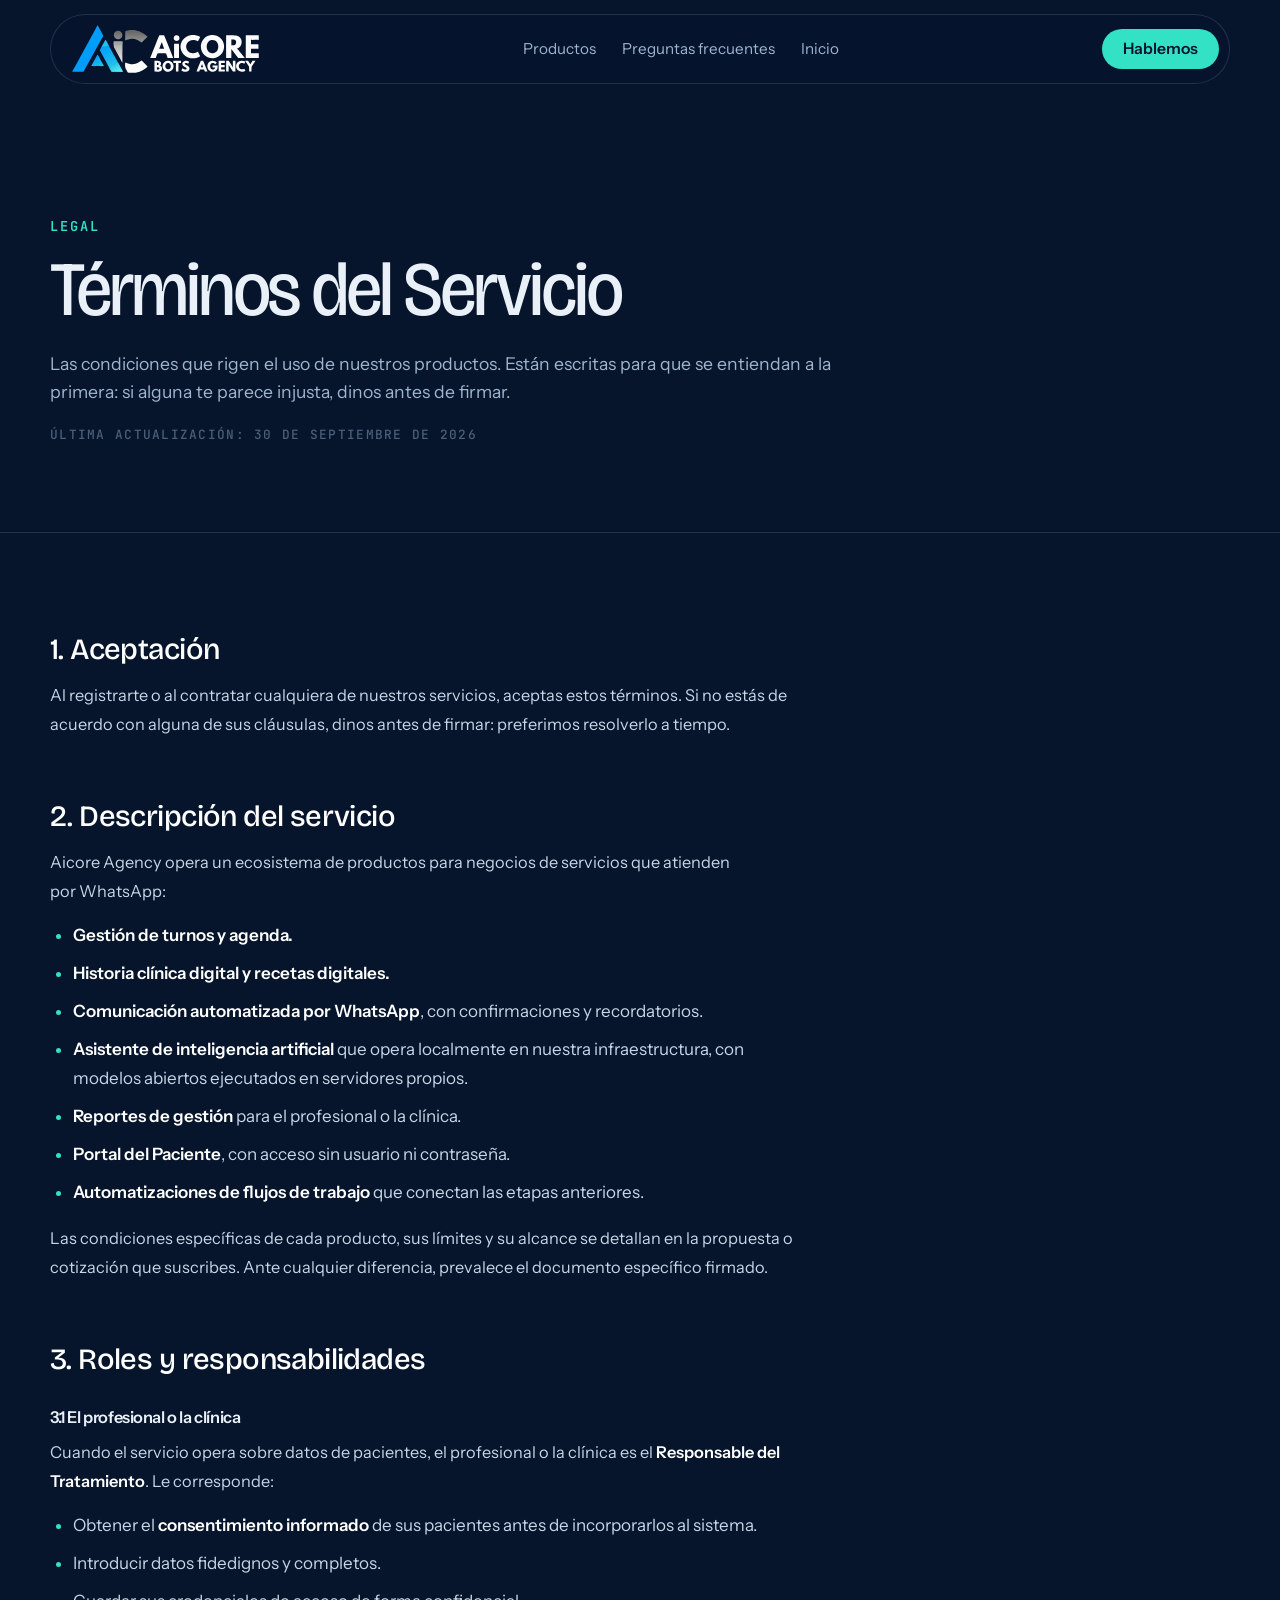
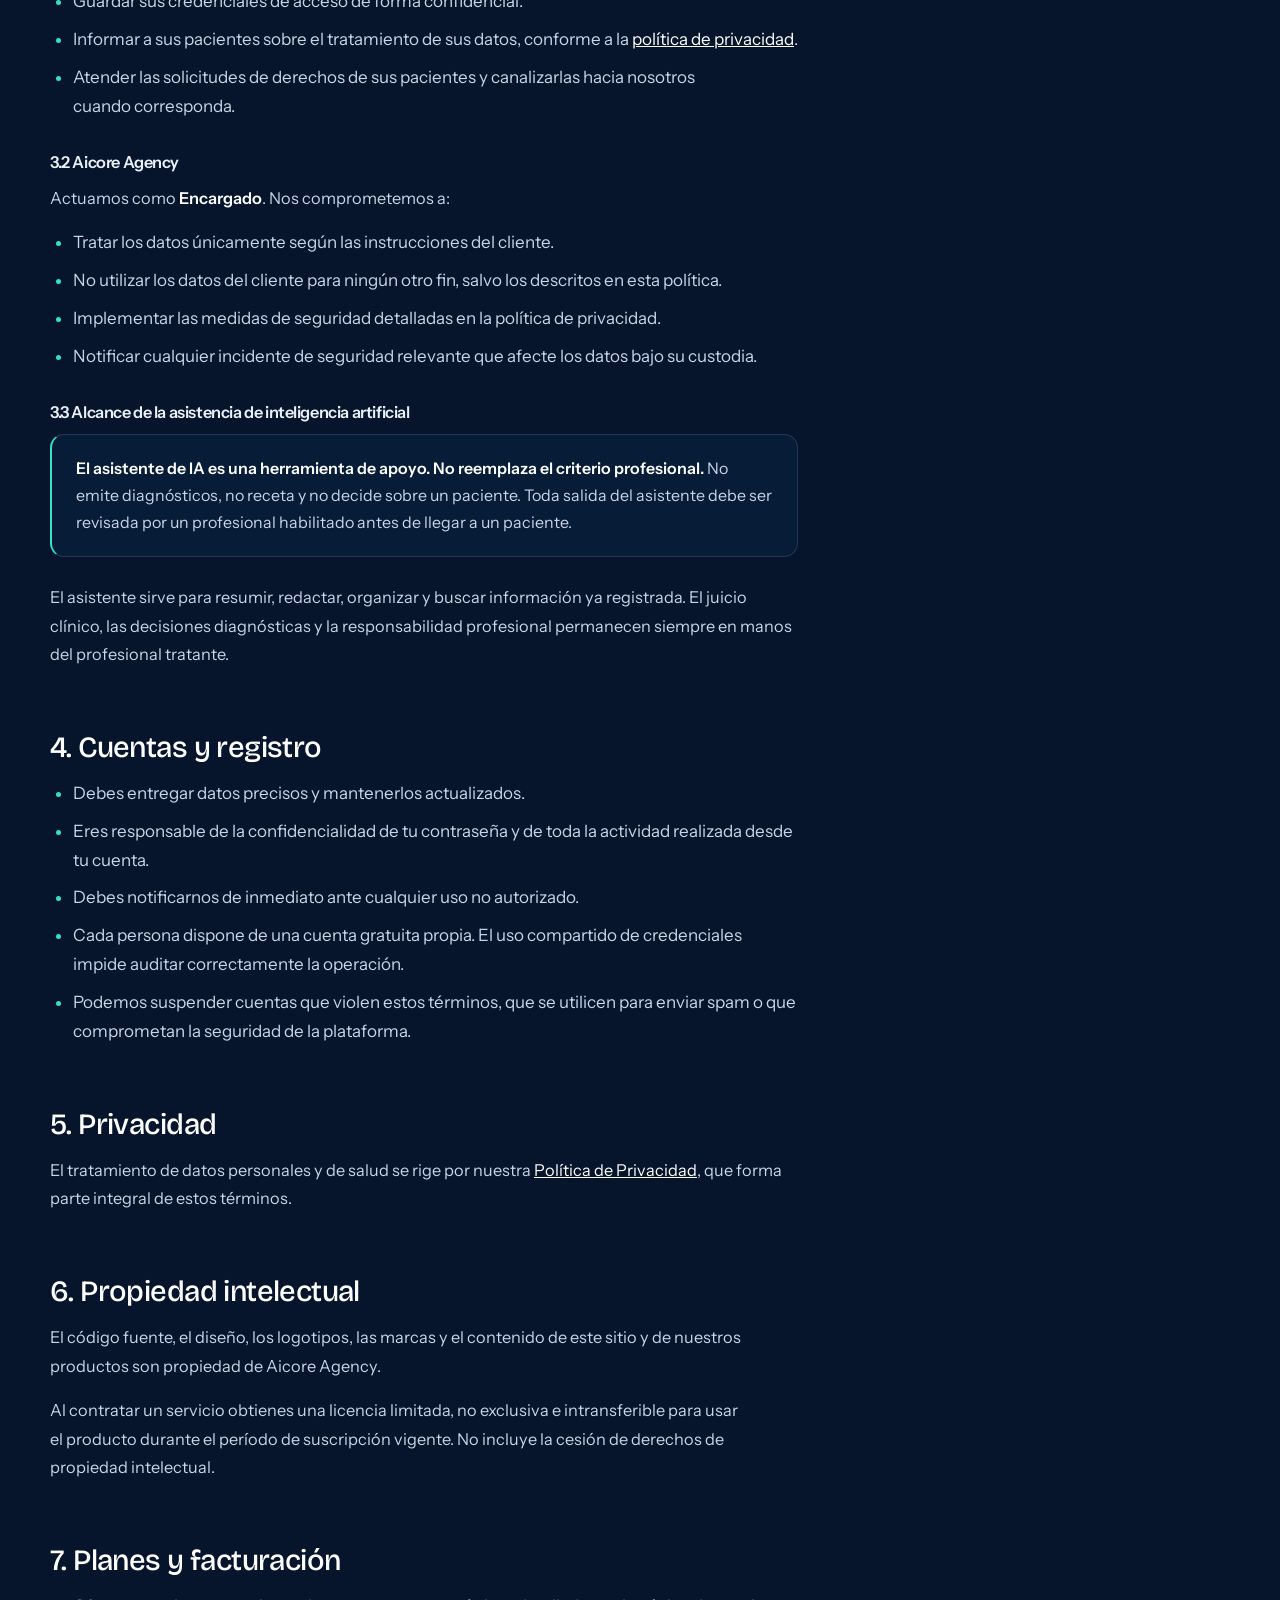
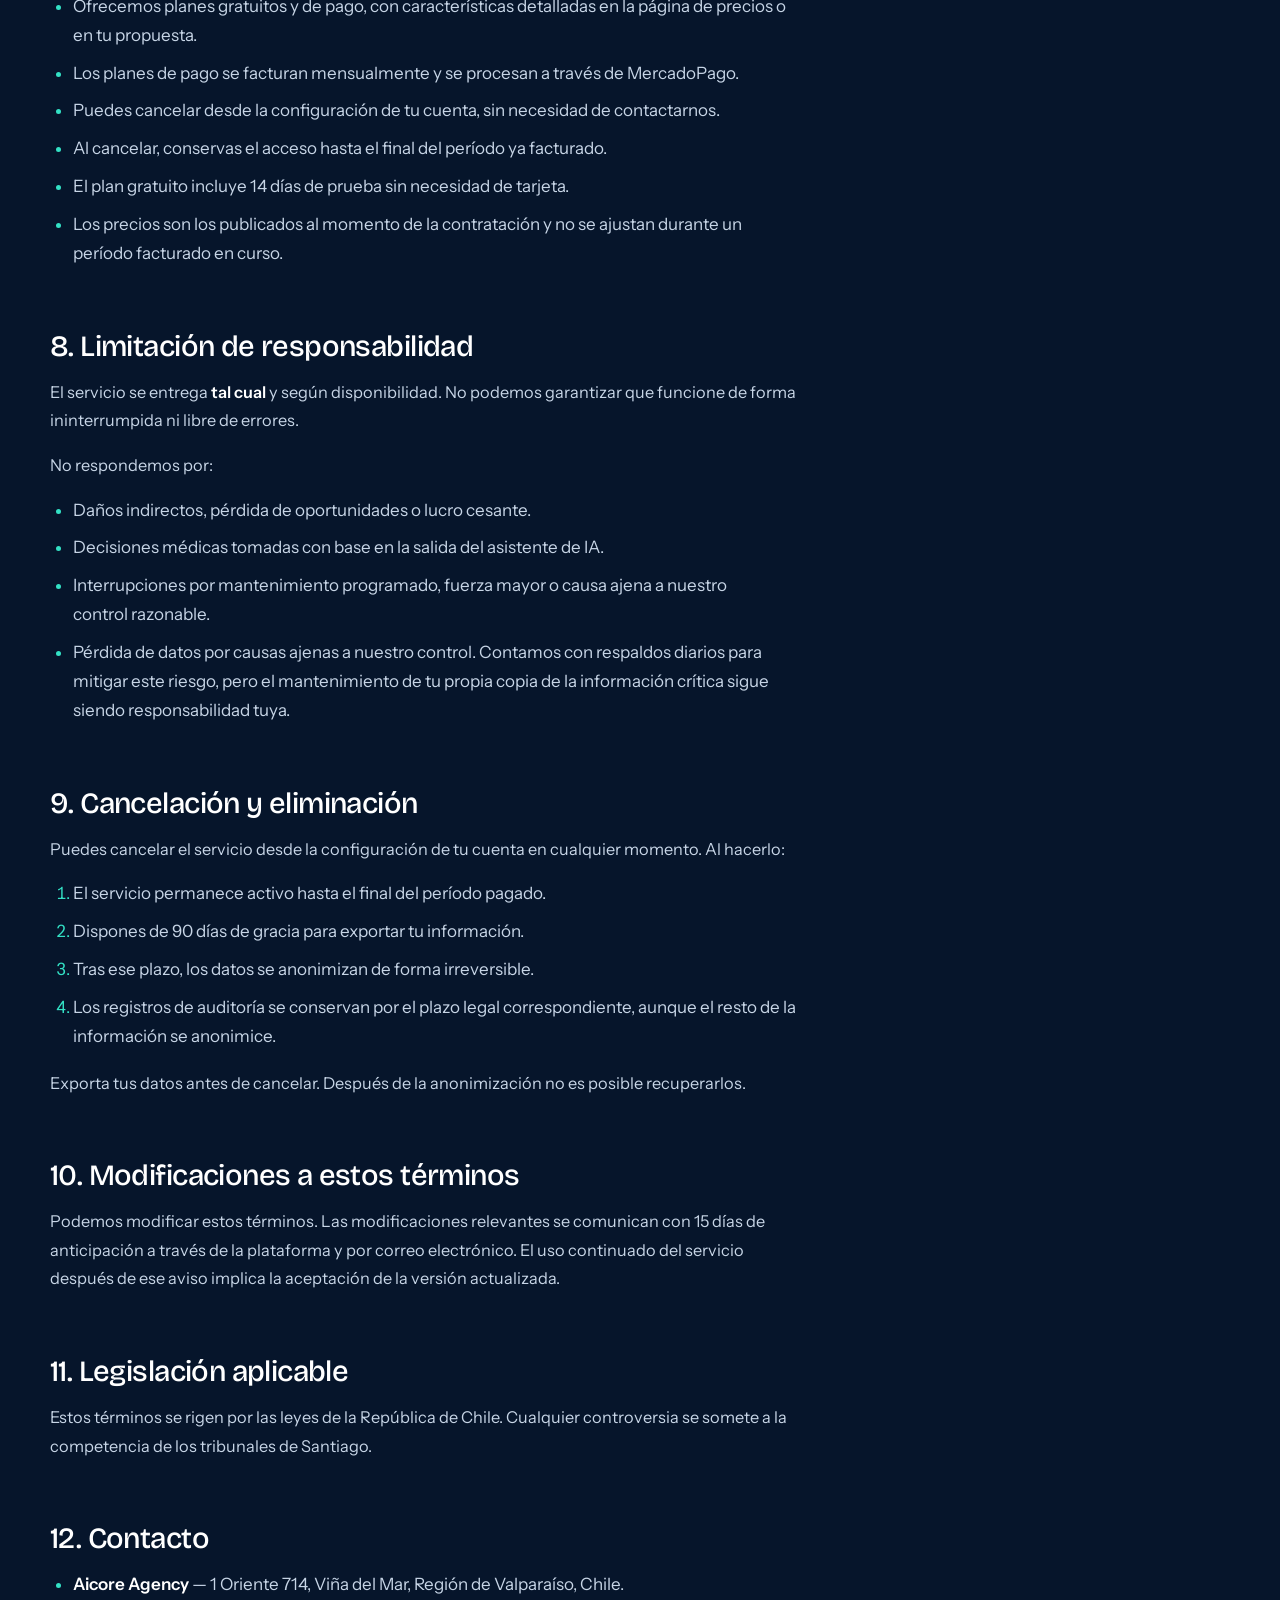
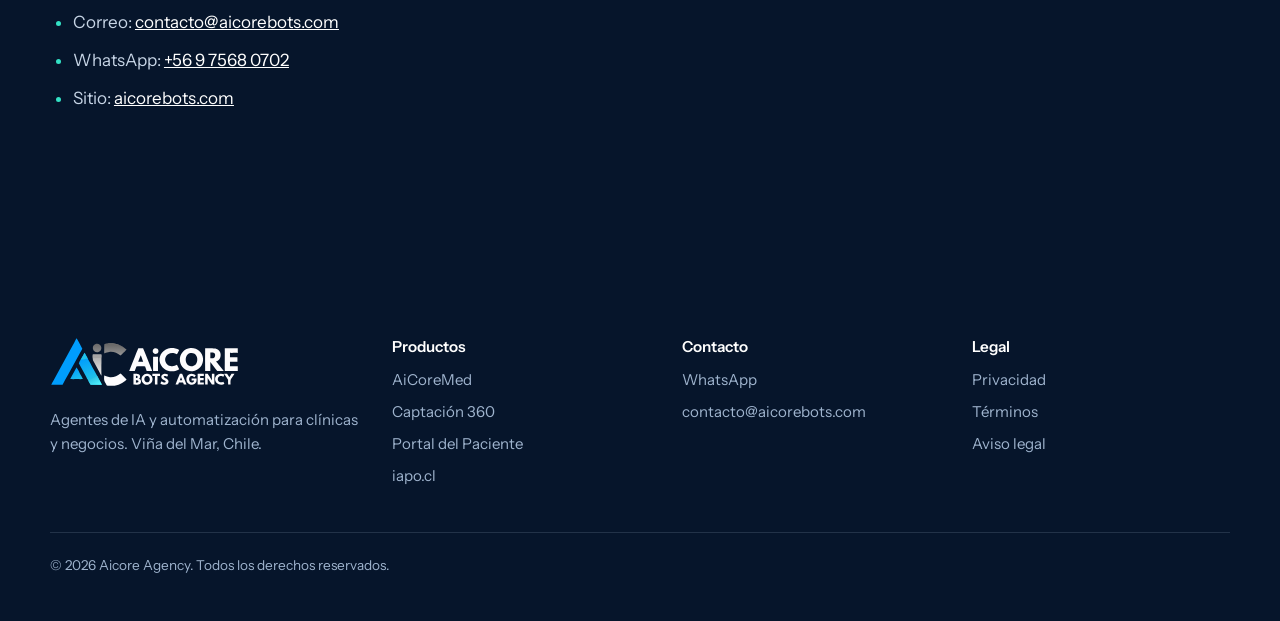
<file: terminos/index.html>
<!doctype html>
<html lang="es-CL">
<head>
<meta charset="utf-8">
<meta name="viewport" content="width=device-width,initial-scale=1,viewport-fit=cover">
<title>Términos del Servicio — Aicore Agency</title>
<meta name="description" content="Condiciones de uso de los servicios de Aicore Agency: qué incluye cada producto, roles y responsabilidades, propiedad intelectual, planes, límites de responsabilidad y cancelación.">
<meta name="theme-color" content="#0A2342">
<meta name="robots" content="index,follow">
<meta property="og:type" content="article">
<meta property="og:title" content="Términos del Servicio — Aicore Agency">
<meta property="og:description" content="Las condiciones que rigen el uso de AiCoreMed, Captación 360 y el resto del ecosistema Aicore.">
<meta property="og:url" content="https://aicorebots.com/terminos/">
<meta name="twitter:card" content="summary_large_image">
<link rel="canonical" href="https://aicorebots.com/terminos/">
<link rel="icon" type="image/svg+xml" href="../assets/favicon.svg">
<meta property="og:image" content="https://aicorebots.com/assets/og.png">
<meta property="og:image:width" content="1200">
<meta property="og:image:height" content="630">
<meta name="twitter:image" content="https://aicorebots.com/assets/og.png">
<link rel="preconnect" href="https://fonts.googleapis.com">
<link rel="preconnect" href="https://fonts.gstatic.com" crossorigin>
<link href="https://fonts.googleapis.com/css2?family=Bricolage+Grotesque:opsz,wdth,wght@12..96,75..100,200..800&family=Instrument+Sans:wght@400;500;600&family=JetBrains+Mono:wght@400;500&display=swap" rel="stylesheet">
<script>document.documentElement.classList.add('js')</script>
<link rel="stylesheet" href="../assets/site.css">
<script type="application/ld+json">
{"@context": "https://schema.org", "@graph": [{"@type": "WebSite", "@id": "https://aicorebots.com/#website", "url": "https://aicorebots.com", "name": "Aicore Agency", "inLanguage": "es-CL"}, {"@type": "WebPage", "@id": "https://aicorebots.com/terminos/", "url": "https://aicorebots.com/terminos/", "name": "Términos del Servicio — Aicore Agency", "isPartOf": {"@id": "https://aicorebots.com/#website"}, "inLanguage": "es-CL", "breadcrumb": {"@id": "https://aicorebots.com/terminos/#breadcrumb"}}, {"@type": "BreadcrumbList", "@id": "https://aicorebots.com/terminos/#breadcrumb", "itemListElement": [{"@type": "ListItem", "position": 1, "name": "Inicio", "item": "https://aicorebots.com/"}, {"@type": "ListItem", "position": 2, "name": "Términos", "item": "https://aicorebots.com/terminos/"}]}]}
</script>
</head>
<body>
<div class="prog" id="prog" aria-hidden="true"></div>

<header class="nav">
  <div class="bar">
    <a class="brand" href="../" aria-label="Aicore Agency, inicio">
      <img class="brand-img" src="../assets/logo.svg" alt="Aicore Agency" width="1514" height="778">
    </a>
    <nav class="links" aria-label="Principal">
      <a href="../productos/">Productos</a>
      <a href="../faq/">Preguntas frecuentes</a>
      <a href="../">Inicio</a>
    </nav>
    <a class="btn p mag" href="../#contacto">Hablemos</a>
  </div>
</header>

<main>
<section class="phead" id="top">
  <div class="wrap">
    <p class="eyebrow">Legal</p>
    <h1>Términos del Servicio</h1>
    <p class="sub">Las condiciones que rigen el uso de nuestros productos. Están escritas para que se entiendan a la primera: si alguna te parece injusta, dinos antes de firmar.</p>
    <p class="pdate">Última actualización: 30 de septiembre de 2026</p>
  </div>
</section>

<section class="doc">
  <div class="wrap">
    <div class="prose">

      <h2>1. Aceptación</h2>
      <p>Al registrarte o al contratar cualquiera de nuestros servicios, aceptas estos términos. Si no estás de acuerdo con alguna de sus cláusulas, dinos antes de firmar: preferimos resolverlo a tiempo.</p>

      <h2>2. Descripción del servicio</h2>
      <p>Aicore Agency opera un ecosistema de productos para negocios de servicios que atienden por WhatsApp:</p>
      <ul>
        <li><strong>Gestión de turnos y agenda.</strong></li>
        <li><strong>Historia clínica digital y recetas digitales.</strong></li>
        <li><strong>Comunicación automatizada por WhatsApp</strong>, con confirmaciones y recordatorios.</li>
        <li><strong>Asistente de inteligencia artificial</strong> que opera localmente en nuestra infraestructura, con modelos abiertos ejecutados en servidores propios.</li>
        <li><strong>Reportes de gestión</strong> para el profesional o la clínica.</li>
        <li><strong>Portal del Paciente</strong>, con acceso sin usuario ni contraseña.</li>
        <li><strong>Automatizaciones de flujos de trabajo</strong> que conectan las etapas anteriores.</li>
      </ul>
      <p>Las condiciones específicas de cada producto, sus límites y su alcance se detallan en la propuesta o cotización que suscribes. Ante cualquier diferencia, prevalece el documento específico firmado.</p>

      <h2>3. Roles y responsabilidades</h2>

      <h3>3.1 El profesional o la clínica</h3>
      <p>Cuando el servicio opera sobre datos de pacientes, el profesional o la clínica es el <strong>Responsable del Tratamiento</strong>. Le corresponde:</p>
      <ul>
        <li>Obtener el <strong>consentimiento informado</strong> de sus pacientes antes de incorporarlos al sistema.</li>
        <li>Introducir datos fidedignos y completos.</li>
        <li>Guardar sus credenciales de acceso de forma confidencial.</li>
        <li>Informar a sus pacientes sobre el tratamiento de sus datos, conforme a la <a href="../privacidad/">política de privacidad</a>.</li>
        <li>Atender las solicitudes de derechos de sus pacientes y canalizarlas hacia nosotros cuando corresponda.</li>
      </ul>

      <h3>3.2 Aicore Agency</h3>
      <p>Actuamos como <strong>Encargado</strong>. Nos comprometemos a:</p>
      <ul>
        <li>Tratar los datos únicamente según las instrucciones del cliente.</li>
        <li>No utilizar los datos del cliente para ningún otro fin, salvo los descritos en esta política.</li>
        <li>Implementar las medidas de seguridad detalladas en la política de privacidad.</li>
        <li>Notificar cualquier incidente de seguridad relevante que afecte los datos bajo su custodia.</li>
      </ul>

      <h3>3.3 Alcance de la asistencia de inteligencia artificial</h3>
      <div class="callout">
        <p><strong>El asistente de IA es una herramienta de apoyo. No reemplaza el criterio profesional.</strong> No emite diagnósticos, no receta y no decide sobre un paciente. Toda salida del asistente debe ser revisada por un profesional habilitado antes de llegar a un paciente.</p>
      </div>
      <p>El asistente sirve para resumir, redactar, organizar y buscar información ya registrada. El juicio clínico, las decisiones diagnósticas y la responsabilidad profesional permanecen siempre en manos del profesional tratante.</p>

      <h2>4. Cuentas y registro</h2>
      <ul>
        <li>Debes entregar datos precisos y mantenerlos actualizados.</li>
        <li>Eres responsable de la confidencialidad de tu contraseña y de toda la actividad realizada desde tu cuenta.</li>
        <li>Debes notificarnos de inmediato ante cualquier uso no autorizado.</li>
        <li>Cada persona dispone de una cuenta gratuita propia. El uso compartido de credenciales impide auditar correctamente la operación.</li>
        <li>Podemos suspender cuentas que violen estos términos, que se utilicen para enviar spam o que comprometan la seguridad de la plataforma.</li>
      </ul>

      <h2>5. Privacidad</h2>
      <p>El tratamiento de datos personales y de salud se rige por nuestra <a href="../privacidad/">Política de Privacidad</a>, que forma parte integral de estos términos.</p>

      <h2>6. Propiedad intelectual</h2>
      <p>El código fuente, el diseño, los logotipos, las marcas y el contenido de este sitio y de nuestros productos son propiedad de Aicore Agency.</p>
      <p>Al contratar un servicio obtienes una licencia limitada, no exclusiva e intransferible para usar el producto durante el período de suscripción vigente. No incluye la cesión de derechos de propiedad intelectual.</p>

      <h2>7. Planes y facturación</h2>
      <ul>
        <li>Ofrecemos planes gratuitos y de pago, con características detalladas en la página de precios o en tu propuesta.</li>
        <li>Los planes de pago se facturan mensualmente y se procesan a través de MercadoPago.</li>
        <li>Puedes cancelar desde la configuración de tu cuenta, sin necesidad de contactarnos.</li>
        <li>Al cancelar, conservas el acceso hasta el final del período ya facturado.</li>
        <li>El plan gratuito incluye 14 días de prueba sin necesidad de tarjeta.</li>
        <li>Los precios son los publicados al momento de la contratación y no se ajustan durante un período facturado en curso.</li>
      </ul>

      <h2>8. Limitación de responsabilidad</h2>
      <p>El servicio se entrega <strong>tal cual</strong> y según disponibilidad. No podemos garantizar que funcione de forma ininterrumpida ni libre de errores.</p>
      <p>No respondemos por:</p>
      <ul>
        <li>Daños indirectos, pérdida de oportunidades o lucro cesante.</li>
        <li>Decisiones médicas tomadas con base en la salida del asistente de IA.</li>
        <li>Interrupciones por mantenimiento programado, fuerza mayor o causa ajena a nuestro control razonable.</li>
        <li>Pérdida de datos por causas ajenas a nuestro control. Contamos con respaldos diarios para mitigar este riesgo, pero el mantenimiento de tu propia copia de la información crítica sigue siendo responsabilidad tuya.</li>
      </ul>

      <h2>9. Cancelación y eliminación</h2>
      <p>Puedes cancelar el servicio desde la configuración de tu cuenta en cualquier momento. Al hacerlo:</p>
      <ol>
        <li>El servicio permanece activo hasta el final del período pagado.</li>
        <li>Dispones de 90 días de gracia para exportar tu información.</li>
        <li>Tras ese plazo, los datos se anonimizan de forma irreversible.</li>
        <li>Los registros de auditoría se conservan por el plazo legal correspondiente, aunque el resto de la información se anonimice.</li>
      </ol>
      <p>Exporta tus datos antes de cancelar. Después de la anonimización no es posible recuperarlos.</p>

      <h2>10. Modificaciones a estos términos</h2>
      <p>Podemos modificar estos términos. Las modificaciones relevantes se comunican con 15 días de anticipación a través de la plataforma y por correo electrónico. El uso continuado del servicio después de ese aviso implica la aceptación de la versión actualizada.</p>

      <h2>11. Legislación aplicable</h2>
      <p>Estos términos se rigen por las leyes de la República de Chile. Cualquier controversia se somete a la competencia de los tribunales de Santiago.</p>

      <h2>12. Contacto</h2>
      <ul>
        <li><strong>Aicore Agency</strong> — 1 Oriente 714, Viña del Mar, Región de Valparaíso, Chile.</li>
        <li>Correo: <a href="mailto:contacto@aicorebots.com">contacto@aicorebots.com</a></li>
        <li>WhatsApp: <a href="https://wa.me/56975680702" rel="noopener">+56 9 7568 0702</a></li>
        <li>Sitio: <a href="https://aicorebots.com">aicorebots.com</a></li>
      </ul>

    </div>
  </div>
</section>
</main>

<footer>
  <div class="wrap">
    <div class="foot-in">
      <div>
        <a class="brand" href="../" style="color:#fff"><img class="brand-img" src="../assets/logo.svg" alt="Aicore Agency" width="1514" height="778"></a>
        <p style="margin-top:14px;max-width:24em">Agentes de IA y automatización para clínicas y negocios. Viña del Mar, Chile.</p>
      </div>
      <div><h4>Productos</h4><ul>
        <li><a href="../productos/">AiCoreMed</a></li>
        <li><a href="../productos/">Captación 360</a></li>
        <li><a href="../productos/">Portal del Paciente</a></li>
        <li><a href="https://iapo.cl" rel="noopener">iapo.cl</a></li>
      </ul></div>
      <div><h4>Contacto</h4><ul>
        <li><a href="https://wa.me/56975680702" rel="noopener">WhatsApp</a></li>
        <li><a href="mailto:contacto@aicorebots.com">contacto@aicorebots.com</a></li>
      </ul></div>
      <div><h4>Legal</h4><ul>
        <li><a href="../privacidad/">Privacidad</a></li>
        <li><a href="../terminos/">Términos</a></li>
        <li><a href="../aviso-legal/">Aviso legal</a></li>
      </ul></div>
    </div>
    <p class="legal">© 2026 Aicore Agency. Todos los derechos reservados.</p>
  </div>
</footer>

<script src="../assets/site.js" defer></script>
</body>
</html>
</file>
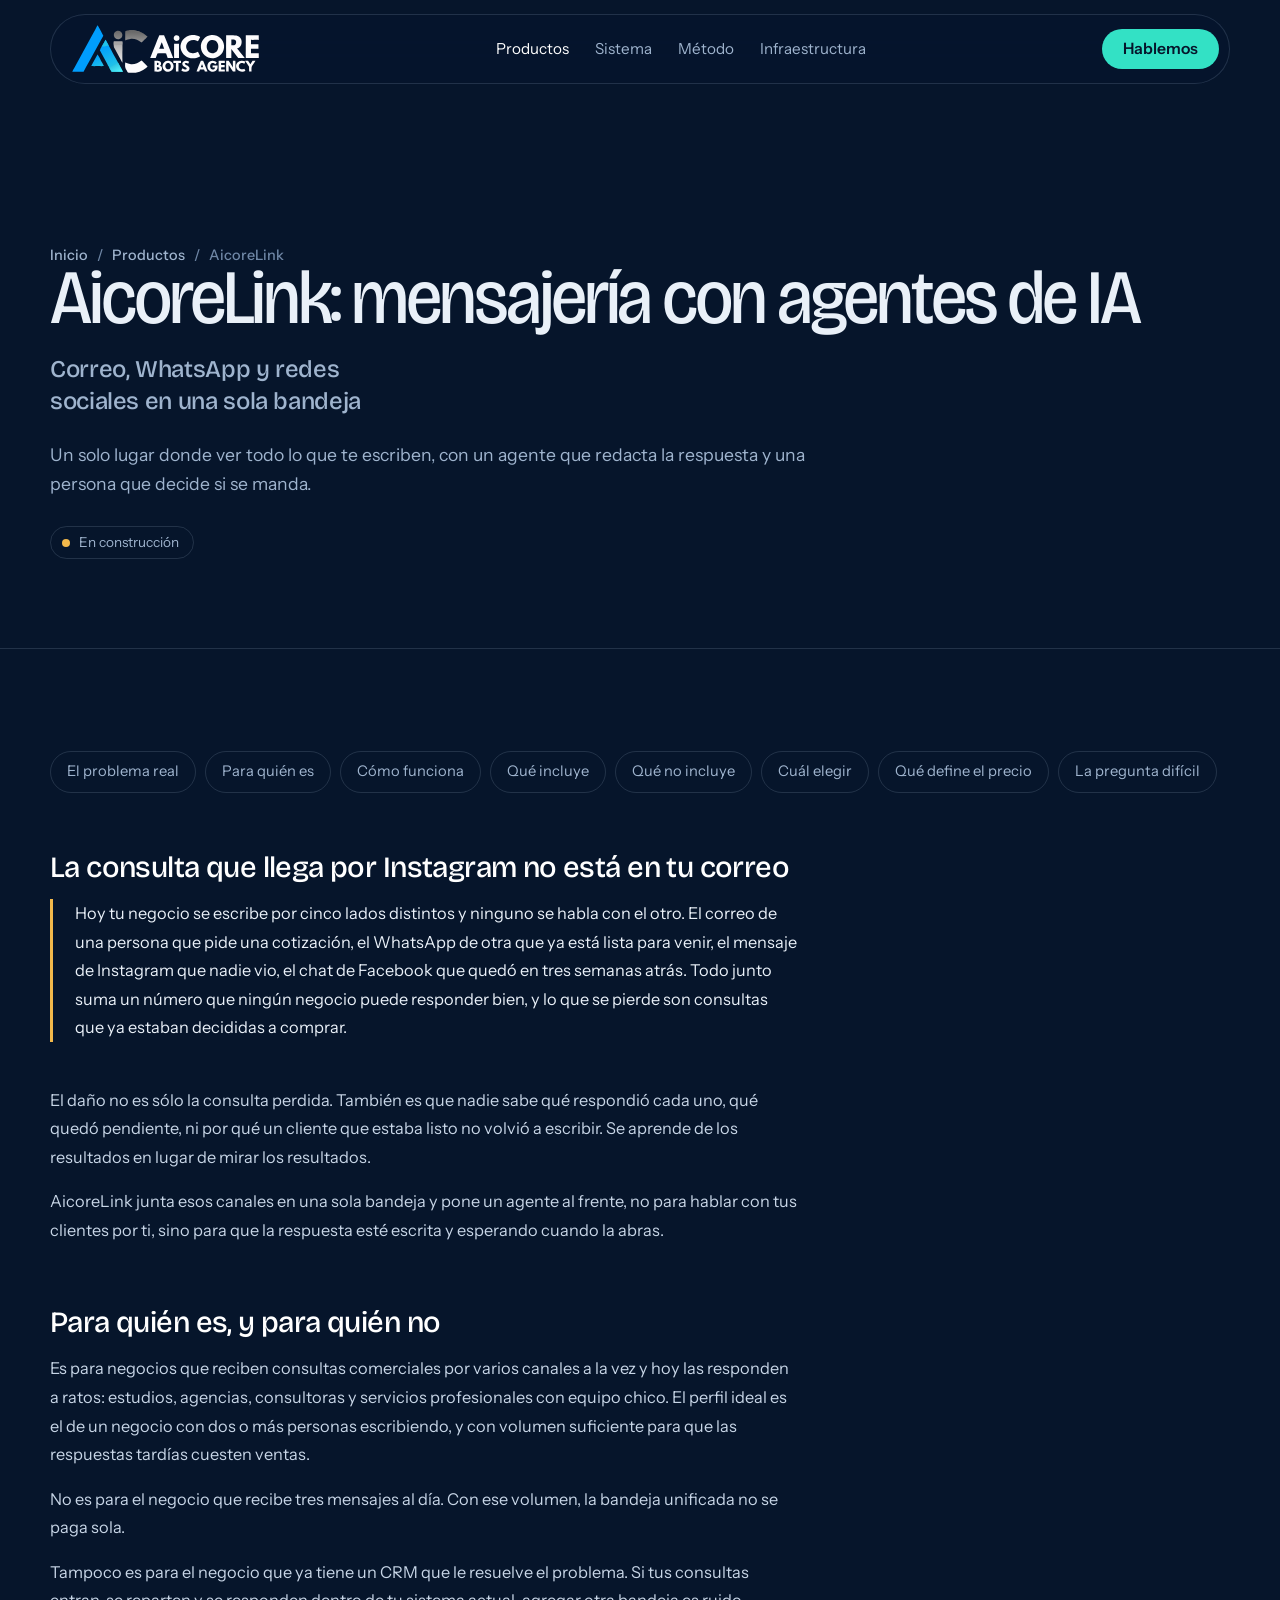
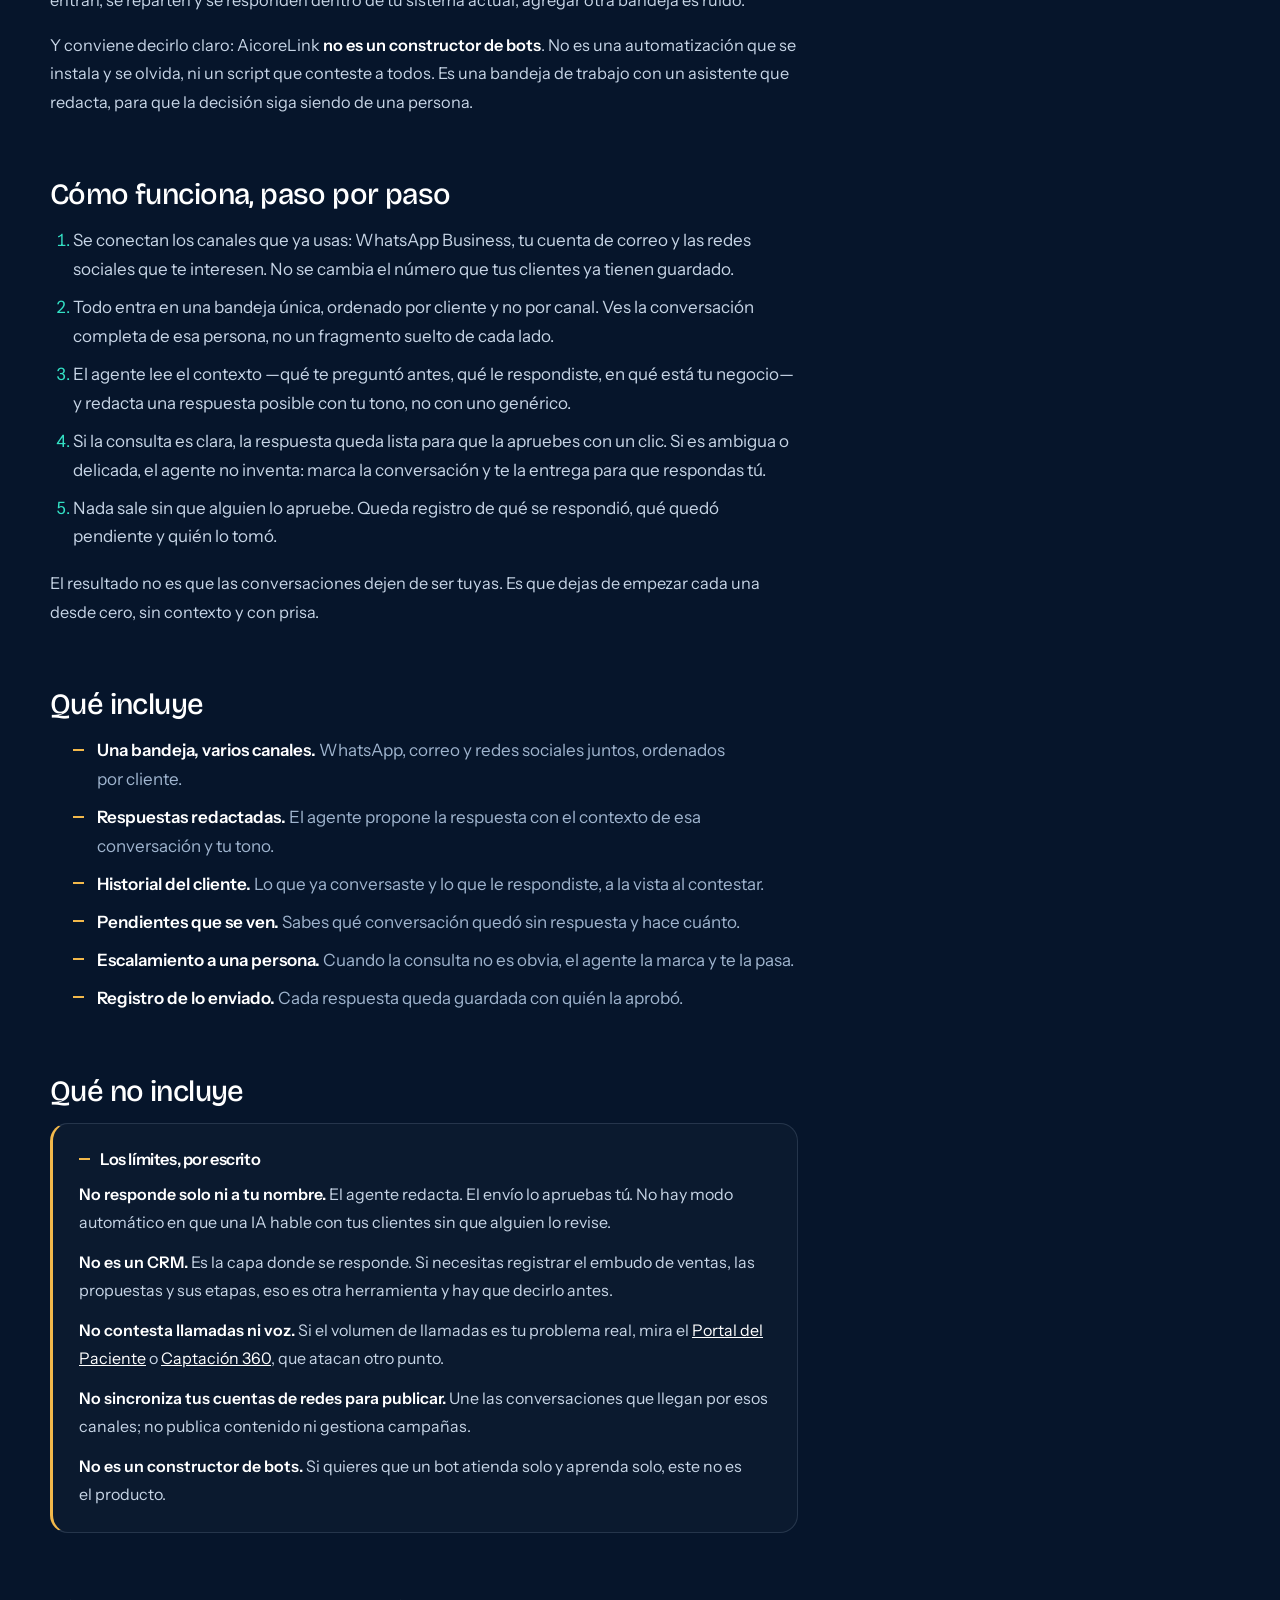
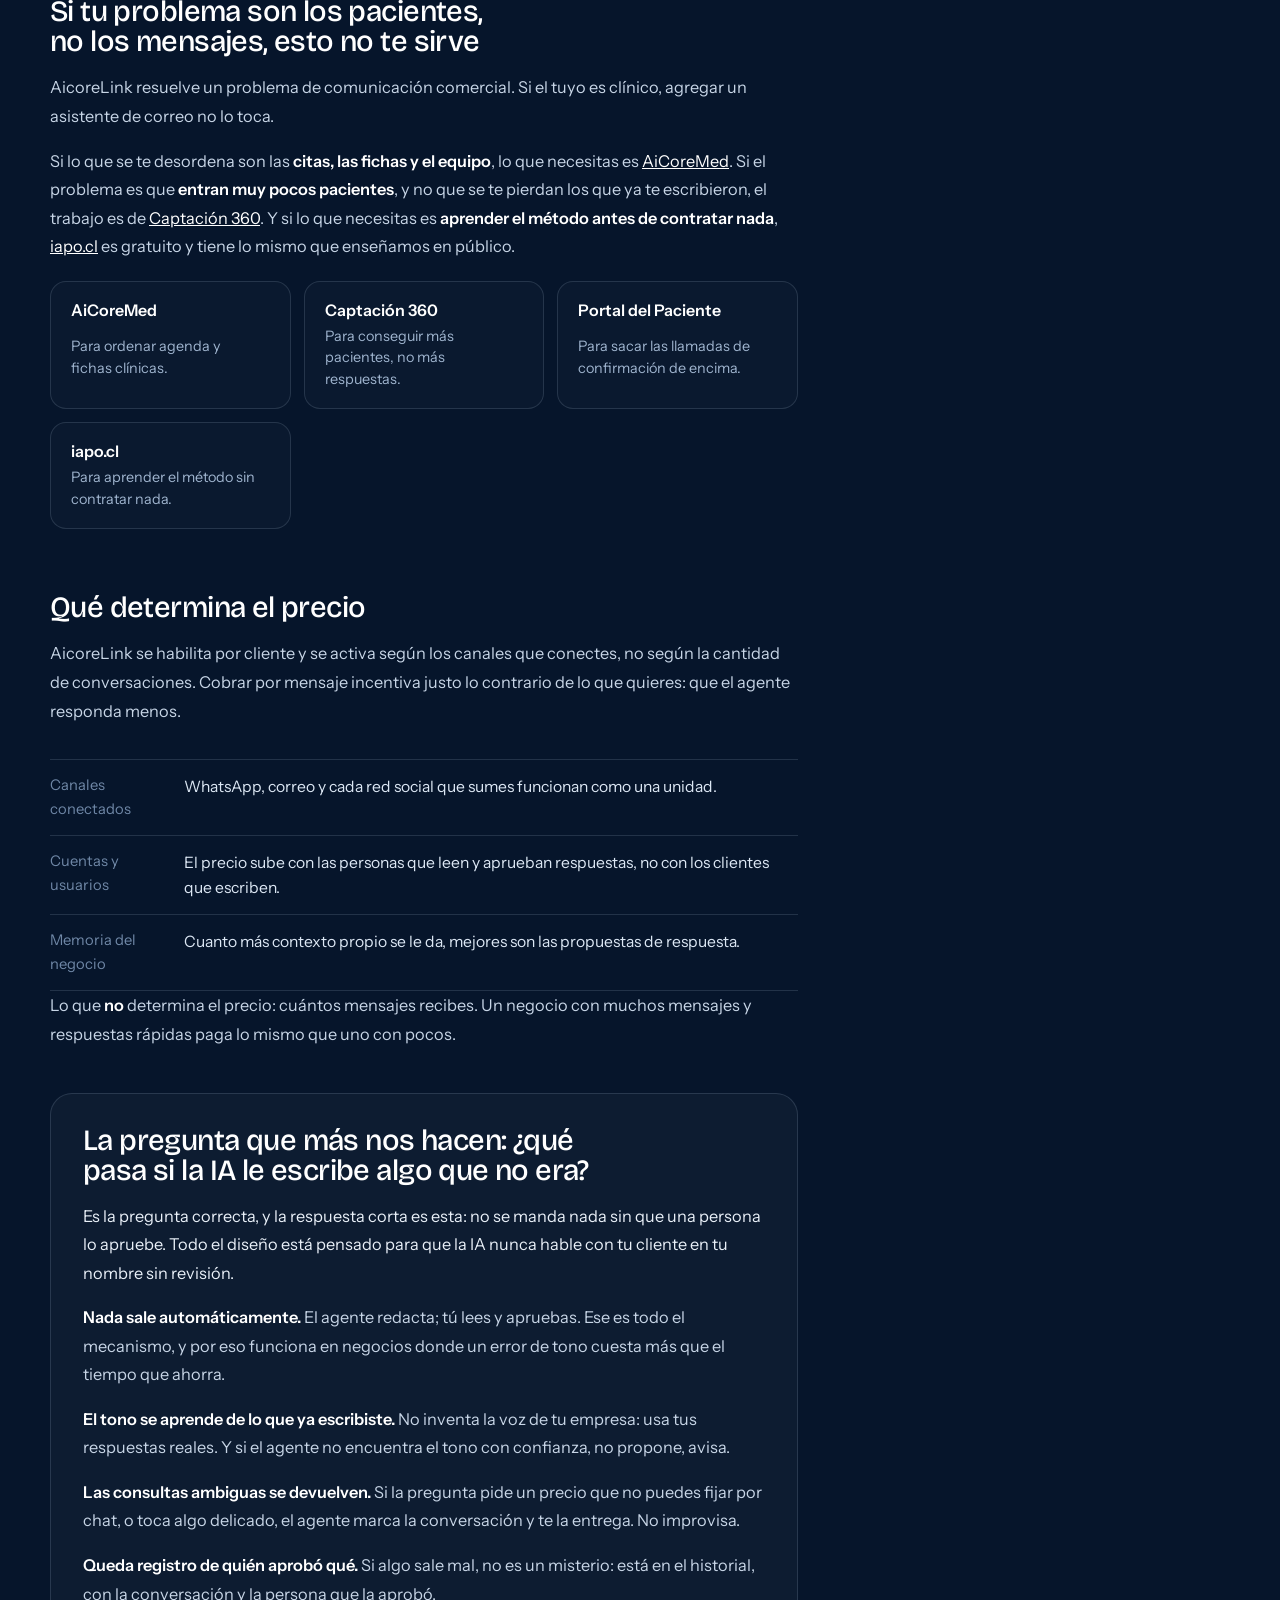
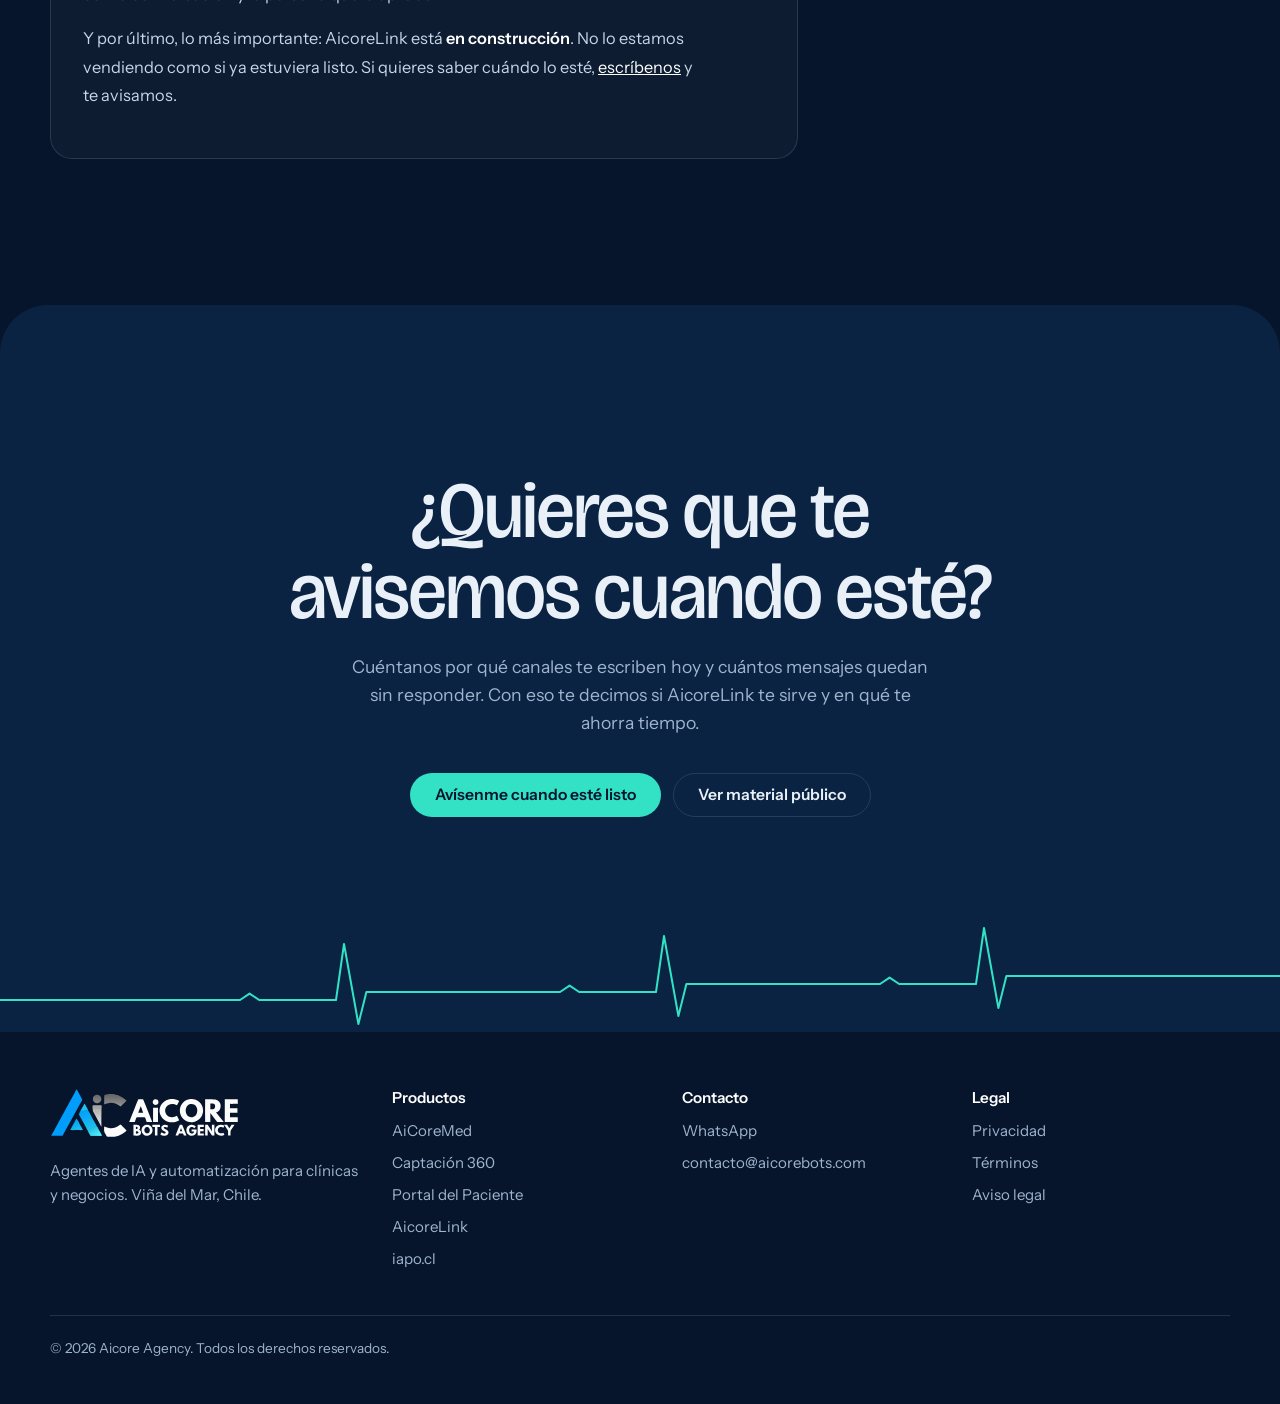
<file: productos/aicorelink/index.html>
<!doctype html>
<html lang="es-CL">
<head>
<meta charset="utf-8">
<meta name="viewport" content="width=device-width,initial-scale=1,viewport-fit=cover">
<title>AicoreLink: WhatsApp, correo y redes en un solo lugar | Aicore Agency</title>
<meta name="description" content="AicoreLink junta WhatsApp, correo y redes sociales en una sola bandeja, con un agente que redacta la respuesta y una persona que la aprueba antes de enviarla.">
<meta name="theme-color" content="#0A2342">
<meta property="og:type" content="website">
<meta property="og:title" content="AicoreLink: todos tus mensajes en una sola bandeja">
<meta property="og:description" content="Correo, WhatsApp y redes en un solo lugar. El agente redacta con el contexto del cliente; tú apruebas antes de que salga.">
<meta property="og:url" content="https://aicorebots.com/productos/aicorelink/">
<meta name="twitter:card" content="summary_large_image">
<link rel="canonical" href="https://aicorebots.com/productos/aicorelink/">
<link rel="icon" type="image/svg+xml" href="../../assets/favicon.svg">
<meta property="og:image" content="https://aicorebots.com/assets/og-aicorelink.png">
<meta property="og:image:width" content="1200">
<meta property="og:image:height" content="630">
<meta name="twitter:image" content="https://aicorebots.com/assets/og-aicorelink.png">
<link rel="preconnect" href="https://fonts.googleapis.com">
<link rel="preconnect" href="https://fonts.gstatic.com" crossorigin>
<link href="https://fonts.googleapis.com/css2?family=Bricolage+Grotesque:opsz,wdth,wght@12..96,75..100,200..800&family=Instrument+Sans:wght@400;500;600&family=JetBrains+Mono:wght@400;500&display=swap" rel="stylesheet">
<script>document.documentElement.classList.add('js')</script>
<link rel="stylesheet" href="../../assets/site.css">
<link rel="stylesheet" href="../../assets/productos.css">
<link rel="stylesheet" href="../../assets/producto.css">
<script type="application/ld+json">
{"@context": "https://schema.org", "@graph": [{"@type": "WebSite", "@id": "https://aicorebots.com/#website", "url": "https://aicorebots.com", "name": "Aicore Agency", "inLanguage": "es-CL"}, {"@type": "Organization", "@id": "https://aicorebots.com/#org", "name": "Aicore Agency", "url": "https://aicorebots.com", "logo": {"@type": "ImageObject", "url": "https://aicorebots.com/assets/logo.svg", "width": 1467, "height": 389, "caption": "aicorebots"}, "description": "Agentes de IA y automatización para clínicas y negocios que atienden por WhatsApp.", "telephone": "+56 9 7568 0702", "email": "contacto@aicorebots.com", "areaServed": "Viña del Mar, Valparaiso Region, Chile", "address": {"@type": "PostalAddress", "streetAddress": "1 Oriente 714", "addressLocality": "Viña del Mar", "addressCountry": "CL"}, "foundingDate": "2025", "sameAs": ["https://iapo.cl"]}, {"@type": "Service", "@id": "https://aicorebots.com/#svc-link", "name": "AicoreLink", "serviceType": "Mensajería unificada con agentes de IA", "description": "Bandeja única para WhatsApp, correo y redes sociales. Un agente redacta la respuesta con el contexto del cliente y una persona la aprueba antes de enviarla, dejando registro de lo que quedó sin respuesta.", "url": "https://aicorebots.com/productos/aicorelink/", "provider": {"@id": "https://aicorebots.com/#org"}, "areaServed": {"@type": "Country", "name": "Chile"}, "audience": {"@type": "Audience", "audienceType": "Negocios que reciben consultas comerciales por correo, WhatsApp y redes sociales a la vez"}, "mainEntity": {"@id": "https://aicorebots.com/productos/aicorelink/"}, "inLanguage": "es-CL"}, {"@type": "WebPage", "@id": "https://aicorebots.com/productos/aicorelink/", "url": "https://aicorebots.com/productos/aicorelink/", "name": "AicoreLink: WhatsApp, correo y redes en un solo lugar | Aicore Agency", "isPartOf": {"@id": "https://aicorebots.com/#website"}, "inLanguage": "es-CL", "breadcrumb": {"@id": "https://aicorebots.com/productos/aicorelink/#breadcrumb"}, "mainEntity": {"@id": "https://aicorebots.com/#svc-link"}}, {"@type": "BreadcrumbList", "@id": "https://aicorebots.com/productos/aicorelink/#breadcrumb", "itemListElement": [{"@type": "ListItem", "position": 1, "name": "Inicio", "item": "https://aicorebots.com/"}, {"@type": "ListItem", "position": 2, "name": "Productos", "item": "https://aicorebots.com/productos/"}, {"@type": "ListItem", "position": 3, "name": "AicoreLink", "item": "https://aicorebots.com/productos/aicorelink/"}]}]}
</script>
</head>
<body class="page-aicorelink">
<div class="prog" id="prog" aria-hidden="true"></div>

<header class="nav">
  <div class="bar">
    <a class="brand" href="../../" aria-label="Aicore Agency, inicio">
      <img class="brand-img" src="../../assets/logo.svg" alt="Aicore Agency" width="1514" height="778">
    </a>
    <nav class="links" aria-label="Principal">
      <a href="../" style="color:#fff">Productos</a>
      <a href="../../#sistema">Sistema</a>
      <a href="../../#metodo">Método</a>
      <a href="../../#infraestructura">Infraestructura</a>
    </nav>
    <a class="btn p mag" href="#contacto">Hablemos</a>
  </div>
</header>

<main>
<section class="phead" id="top">
  <div class="wrap">
    <nav class="crumbs" aria-label="Ruta"><a href="../../">Inicio</a><i>/</i><a href="../">Productos</a><i>/</i><span>AicoreLink</span></nav>
    <h1>AicoreLink: mensajería con agentes de IA</h1>
    <p class="h1-sub">Correo, WhatsApp y redes sociales en una sola bandeja</p>
    <p class="sub">Un solo lugar donde ver todo lo que te escriben, con un agente que redacta la respuesta y una persona que decide si se manda.</p>
    <span class="st">En construcción</span>
  </div>
</section>

<section class="doc">
  <div class="wrap">
    <nav class="sidx" aria-label="En esta página">
      <a href="#problema">El problema real</a>
      <a href="#para-quien">Para quién es</a>
      <a href="#como-funciona">Cómo funciona</a>
      <a href="#incluye">Qué incluye</a>
      <a href="#no-incluye">Qué no incluye</a>
      <a href="#cual-elegir">Cuál elegir</a>
      <a href="#precio">Qué define el precio</a>
      <a href="#objecion">La pregunta difícil</a>
    </nav>

    <div class="prose">
      <h2 id="problema">La consulta que llega por Instagram no está en tu correo</h2>

      <p class="abre">Hoy tu negocio se escribe por cinco lados distintos y ninguno se habla con el otro. El correo de una persona que pide una cotización, el WhatsApp de otra que ya está lista para venir, el mensaje de Instagram que nadie vio, el chat de Facebook que quedó en tres semanas atrás. Todo junto suma un número que ningún negocio puede responder bien, y lo que se pierde son consultas que ya estaban decididas a comprar.</p>

      <p>El daño no es sólo la consulta perdida. También es que nadie sabe qué respondió cada uno, qué quedó pendiente, ni por qué un cliente que estaba listo no volvió a escribir. Se aprende de los resultados en lugar de mirar los resultados.</p>

      <p>AicoreLink junta esos canales en una sola bandeja y pone un agente al frente, no para hablar con tus clientes por ti, sino para que la respuesta esté escrita y esperando cuando la abras.</p>

      <h2 id="para-quien">Para quién es, y para quién no</h2>

      <p>Es para negocios que reciben consultas comerciales por varios canales a la vez y hoy las responden a ratos: estudios, agencias, consultoras y servicios profesionales con equipo chico. El perfil ideal es el de un negocio con dos o más personas escribiendo, y con volumen suficiente para que las respuestas tardías cuesten ventas.</p>

      <p>No es para el negocio que recibe tres mensajes al día. Con ese volumen, la bandeja unificada no se paga sola.</p>

      <p>Tampoco es para el negocio que ya tiene un CRM que le resuelve el problema. Si tus consultas entran, se reparten y se responden dentro de tu sistema actual, agregar otra bandeja es ruido.</p>

      <p>Y conviene decirlo claro: AicoreLink <strong>no es un constructor de bots</strong>. No es una automatización que se instala y se olvida, ni un script que conteste a todos. Es una bandeja de trabajo con un asistente que redacta, para que la decisión siga siendo de una persona.</p>

      <h2 id="como-funciona">Cómo funciona, paso por paso</h2>

      <ol>
        <li>Se conectan los canales que ya usas: WhatsApp Business, tu cuenta de correo y las redes sociales que te interesen. No se cambia el número que tus clientes ya tienen guardado.</li>
        <li>Todo entra en una bandeja única, ordenado por cliente y no por canal. Ves la conversación completa de esa persona, no un fragmento suelto de cada lado.</li>
        <li>El agente lee el contexto —qué te preguntó antes, qué le respondiste, en qué está tu negocio— y redacta una respuesta posible con tu tono, no con uno genérico.</li>
        <li>Si la consulta es clara, la respuesta queda lista para que la apruebes con un clic. Si es ambigua o delicada, el agente no inventa: marca la conversación y te la entrega para que respondas tú.</li>
        <li>Nada sale sin que alguien lo apruebe. Queda registro de qué se respondió, qué quedó pendiente y quién lo tomó.</li>
      </ol>

      <p>El resultado no es que las conversaciones dejen de ser tuyas. Es que dejas de empezar cada una desde cero, sin contexto y con prisa.</p>

      <h2 id="incluye">Qué incluye</h2>

      <ul class="feat">
        <li><strong>Una bandeja, varios canales.</strong> <span>WhatsApp, correo y redes sociales juntos, ordenados por cliente.</span></li>
        <li><strong>Respuestas redactadas.</strong> <span>El agente propone la respuesta con el contexto de esa conversación y tu tono.</span></li>
        <li><strong>Historial del cliente.</strong> <span>Lo que ya conversaste y lo que le respondiste, a la vista al contestar.</span></li>
        <li><strong>Pendientes que se ven.</strong> <span>Sabes qué conversación quedó sin respuesta y hace cuánto.</span></li>
        <li><strong>Escalamiento a una persona.</strong> <span>Cuando la consulta no es obvia, el agente la marca y te la pasa.</span></li>
        <li><strong>Registro de lo enviado.</strong> <span>Cada respuesta queda guardada con quién la aprobó.</span></li>
      </ul>

      <h2 id="no-incluye">Qué no incluye</h2>

      <div class="limites">
        <h3>Los límites, por escrito</h3>
        <p><strong>No responde solo ni a tu nombre.</strong> El agente redacta. El envío lo apruebas tú. No hay modo automático en que una IA hable con tus clientes sin que alguien lo revise.</p>
        <p><strong>No es un CRM.</strong> Es la capa donde se responde. Si necesitas registrar el embudo de ventas, las propuestas y sus etapas, eso es otra herramienta y hay que decirlo antes.</p>
        <p><strong>No contesta llamadas ni voz.</strong> Si el volumen de llamadas es tu problema real, mira el <a href="../portal-paciente/">Portal del Paciente</a> o <a href="../captacion-360/">Captación 360</a>, que atacan otro punto.</p>
        <p><strong>No sincroniza tus cuentas de redes para publicar.</strong> Une las conversaciones que llegan por esos canales; no publica contenido ni gestiona campañas.</p>
        <p><strong>No es un constructor de bots.</strong> Si quieres que un bot atienda solo y aprenda solo, este no es el producto.</p>
      </div>

      <h2 id="cual-elegir">Si tu problema son los pacientes, no los mensajes, esto no te sirve</h2>

      <p>AicoreLink resuelve un problema de comunicación comercial. Si el tuyo es clínico, agregar un asistente de correo no lo toca.</p>

      <p>Si lo que se te desordena son las <strong>citas, las fichas y el equipo</strong>, lo que necesitas es <a href="../aicoremed/">AiCoreMed</a>. Si el problema es que <strong>entran muy pocos pacientes</strong>, y no que se te pierdan los que ya te escribieron, el trabajo es de <a href="../captacion-360/">Captación 360</a>. Y si lo que necesitas es <strong>aprender el método antes de contratar nada</strong>, <a href="../iapo/">iapo.cl</a> es gratuito y tiene lo mismo que enseñamos en público.</p>

      <div class="sibs">
        <a href="../aicoremed/"><b>AiCoreMed</b><span>Para ordenar agenda y fichas clínicas.</span></a>
        <a href="../captacion-360/"><b>Captación 360</b><span>Para conseguir más pacientes, no más respuestas.</span></a>
        <a href="../portal-paciente/"><b>Portal del Paciente</b><span>Para sacar las llamadas de confirmación de encima.</span></a>
        <a href="../iapo/"><b>iapo.cl</b><span>Para aprender el método sin contratar nada.</span></a>
      </div>

      <h2 id="precio">Qué determina el precio</h2>

      <p>AicoreLink se habilita por cliente y se activa según los canales que conectes, no según la cantidad de conversaciones. Cobrar por mensaje incentiva justo lo contrario de lo que quieres: que el agente responda menos.</p>

      <dl class="facts2">
        <div><dt>Canales conectados</dt><dd>WhatsApp, correo y cada red social que sumes funcionan como una unidad.</dd></div>
        <div><dt>Cuentas y usuarios</dt><dd>El precio sube con las personas que leen y aprueban respuestas, no con los clientes que escriben.</dd></div>
        <div><dt>Memoria del negocio</dt><dd>Cuanto más contexto propio se le da, mejores son las propuestas de respuesta.</dd></div>
      </dl>

      <p>Lo que <strong>no</strong> determina el precio: cuántos mensajes recibes. Un negocio con muchos mensajes y respuestas rápidas paga lo mismo que uno con pocos.</p>

      <div class="objecion" id="objecion">
        <h2>La pregunta que más nos hacen: ¿qué pasa si la IA le escribe algo que no era?</h2>
        <p>Es la pregunta correcta, y la respuesta corta es esta: no se manda nada sin que una persona lo apruebe. Todo el diseño está pensado para que la IA nunca hable con tu cliente en tu nombre sin revisión.</p>
        <p><strong>Nada sale automáticamente.</strong> El agente redacta; tú lees y apruebas. Ese es todo el mecanismo, y por eso funciona en negocios donde un error de tono cuesta más que el tiempo que ahorra.</p>
        <p><strong>El tono se aprende de lo que ya escribiste.</strong> No inventa la voz de tu empresa: usa tus respuestas reales. Y si el agente no encuentra el tono con confianza, no propone, avisa.</p>
        <p><strong>Las consultas ambiguas se devuelven.</strong> Si la pregunta pide un precio que no puedes fijar por chat, o toca algo delicado, el agente marca la conversación y te la entrega. No improvisa.</p>
        <p><strong>Queda registro de quién aprobó qué.</strong> Si algo sale mal, no es un misterio: está en el historial, con la conversación y la persona que la aprobó.</p>
        <p>Y por último, lo más importante: AicoreLink está <strong>en construcción</strong>. No lo estamos vendiendo como si ya estuviera listo. Si quieres saber cuándo lo esté, <a href="#contacto">escríbenos</a> y te avisamos.</p>
      </div>
    </div>
  </div>
</section>

<section class="cta sheet" id="contacto">
  <div class="wrap">
    <h2>¿Quieres que te avisemos cuando esté?</h2>
    <p class="sub">Cuéntanos por qué canales te escriben hoy y cuántos mensajes quedan sin responder. Con eso te decimos si AicoreLink te sirve y en qué te ahorra tiempo.</p>
    <div class="actions">
      <a class="btn p mag" href="https://wa.me/56975680702?text=Hola%2C%20quiero%20saber%20cu%C3%A1ndo%20est%C3%A9%20listo%20AicoreLink" rel="noopener">Avísenme cuando esté listo</a>
      <a class="btn g mag" href="../iapo/">Ver material público</a>
    </div>
  </div>
  <svg class="cta-line" id="cta-line" viewBox="0 0 1600 140" preserveAspectRatio="none" aria-hidden="true"><path pathLength="1" d="M0 100H300l12-8 12 8H420l10-70 18 100 10-40H700l12-8 12 8H820l10-70 18 100 10-40H1100l12-8 12 8H1220l10-70 18 100 10-40H1600"/></svg>
</section>
</main>

<footer>
  <div class="wrap">
    <div class="foot-in">
      <div>
        <a class="brand" href="../../" style="color:#fff"><img class="brand-img" src="../../assets/logo.svg" alt="Aicore Agency" width="1514" height="778"></a>
        <p style="margin-top:14px;max-width:24em">Agentes de IA y automatización para clínicas y negocios. Viña del Mar, Chile.</p>
      </div>
      <div><h4>Productos</h4><ul>
        <li><a href="../aicoremed/">AiCoreMed</a></li>
        <li><a href="../captacion-360/">Captación 360</a></li>
        <li><a href="../portal-paciente/">Portal del Paciente</a></li>
        <li><a href="./">AicoreLink</a></li>
        <li><a href="../iapo/">iapo.cl</a></li>
      </ul></div>
      <div><h4>Contacto</h4><ul>
        <li><a href="https://wa.me/56975680702" rel="noopener">WhatsApp</a></li>
        <li><a href="mailto:contacto@aicorebots.com">contacto@aicorebots.com</a></li>
      </ul></div>
      <div><h4>Legal</h4><ul>
        <li><a href="../../privacidad/">Privacidad</a></li>
        <li><a href="../../terminos/">Términos</a></li>
        <li><a href="../../aviso-legal/">Aviso legal</a></li>
      </ul></div>
    </div>
    <p class="legal">© 2026 Aicore Agency. Todos los derechos reservados.</p>
  </div>
</footer>

<script src="../../assets/site.js" defer></script>
</body>
</html>
</file>
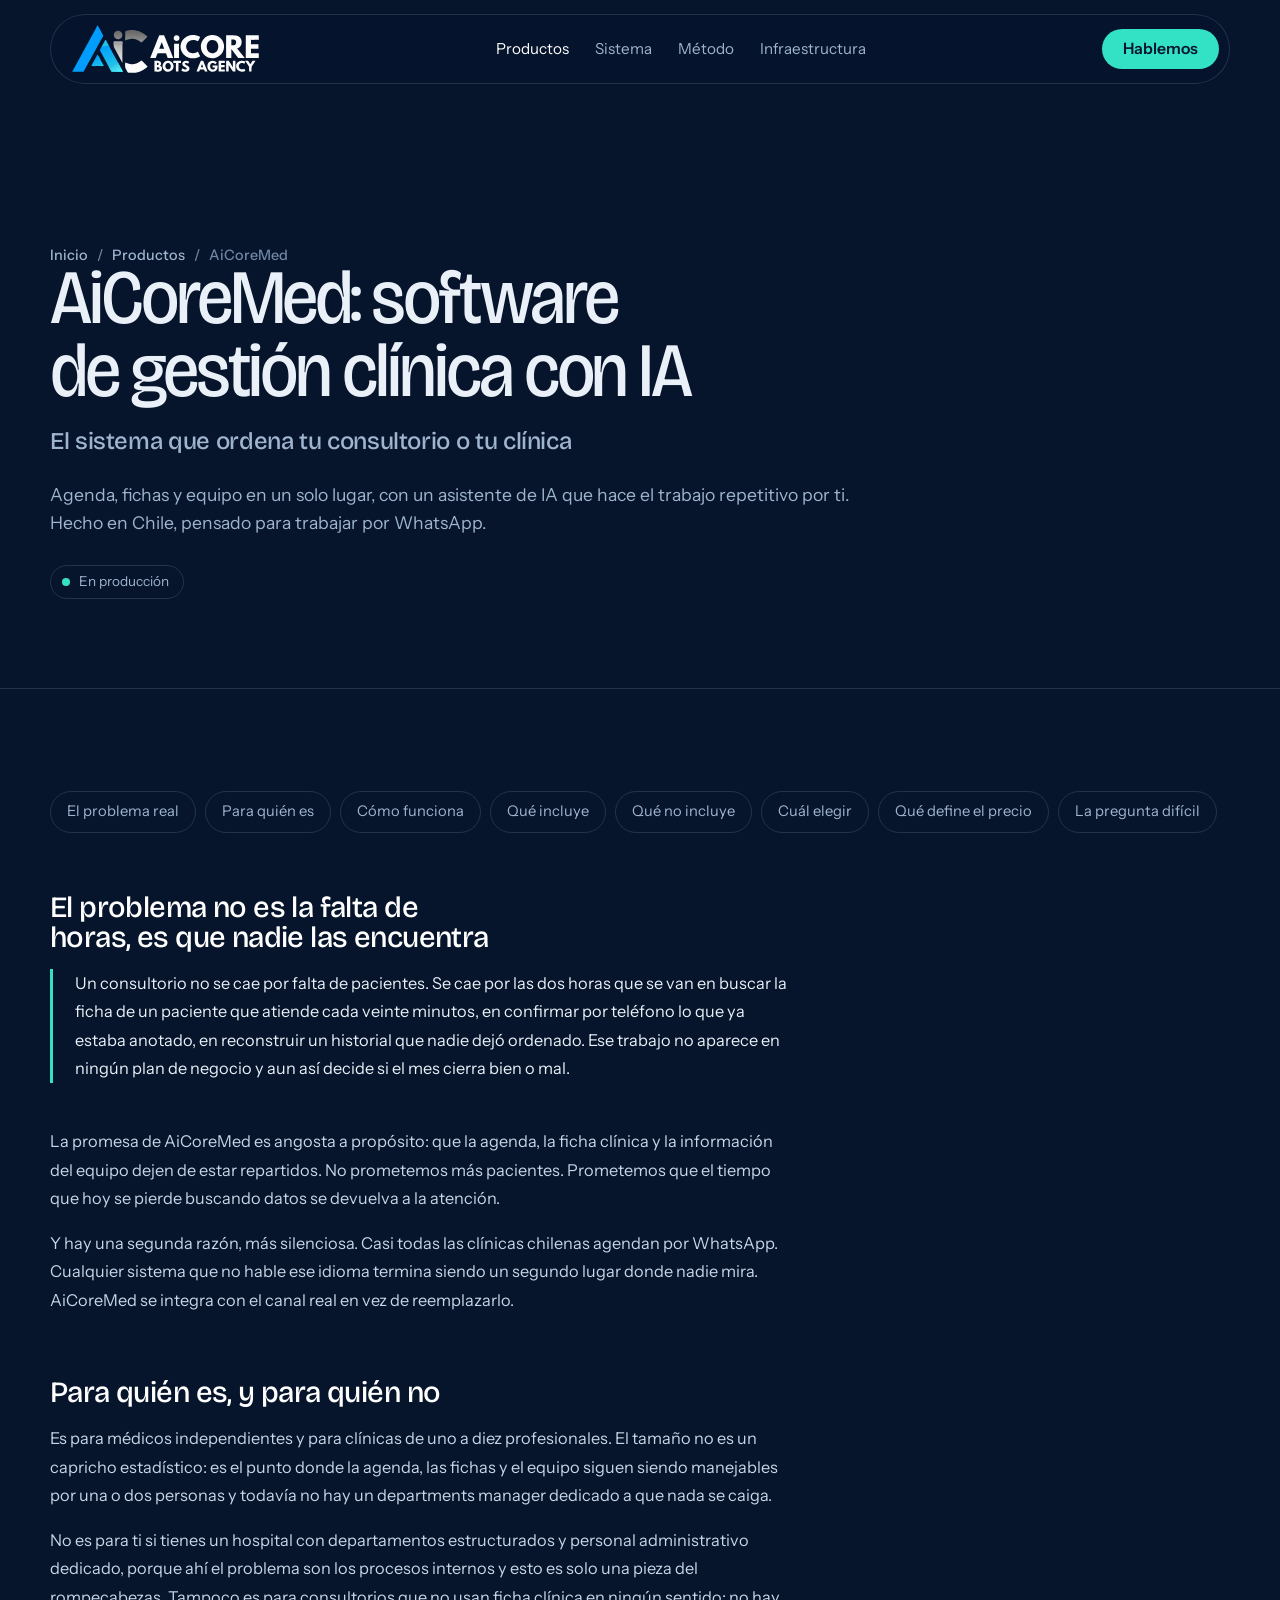
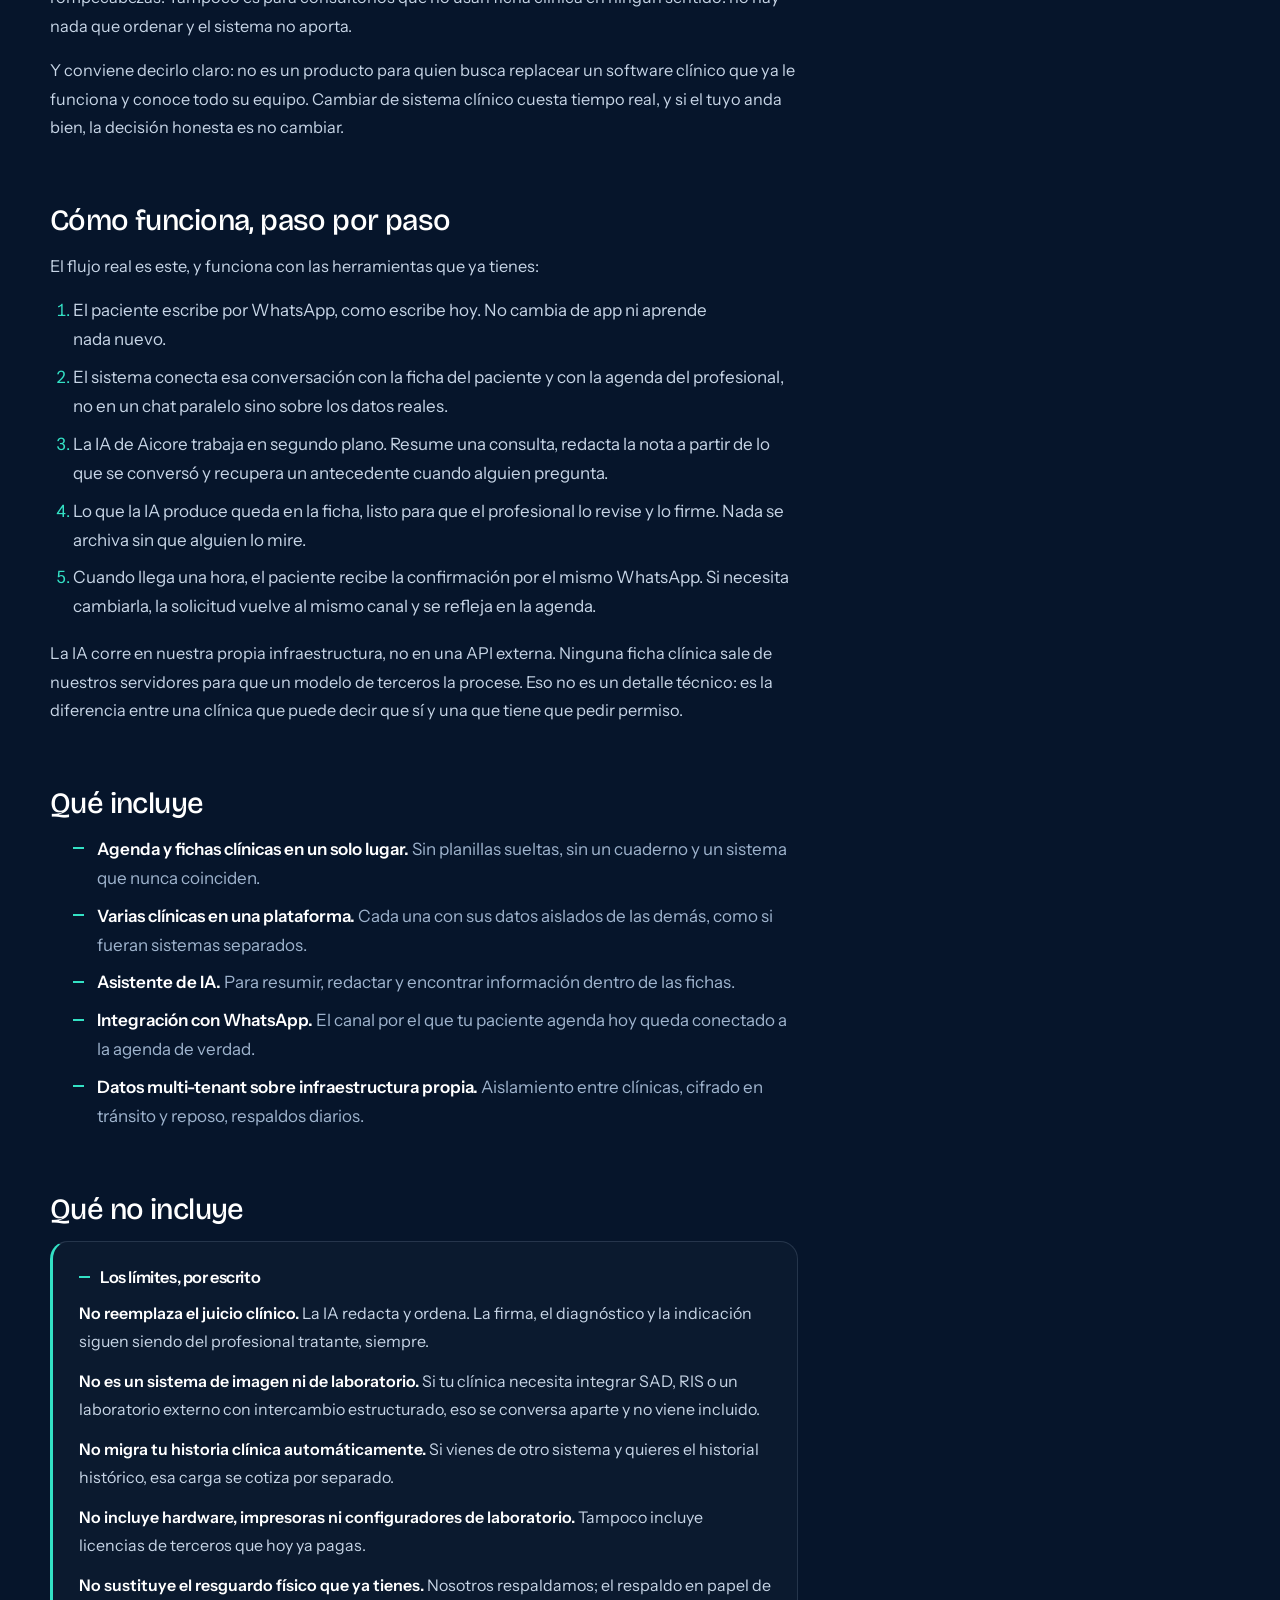
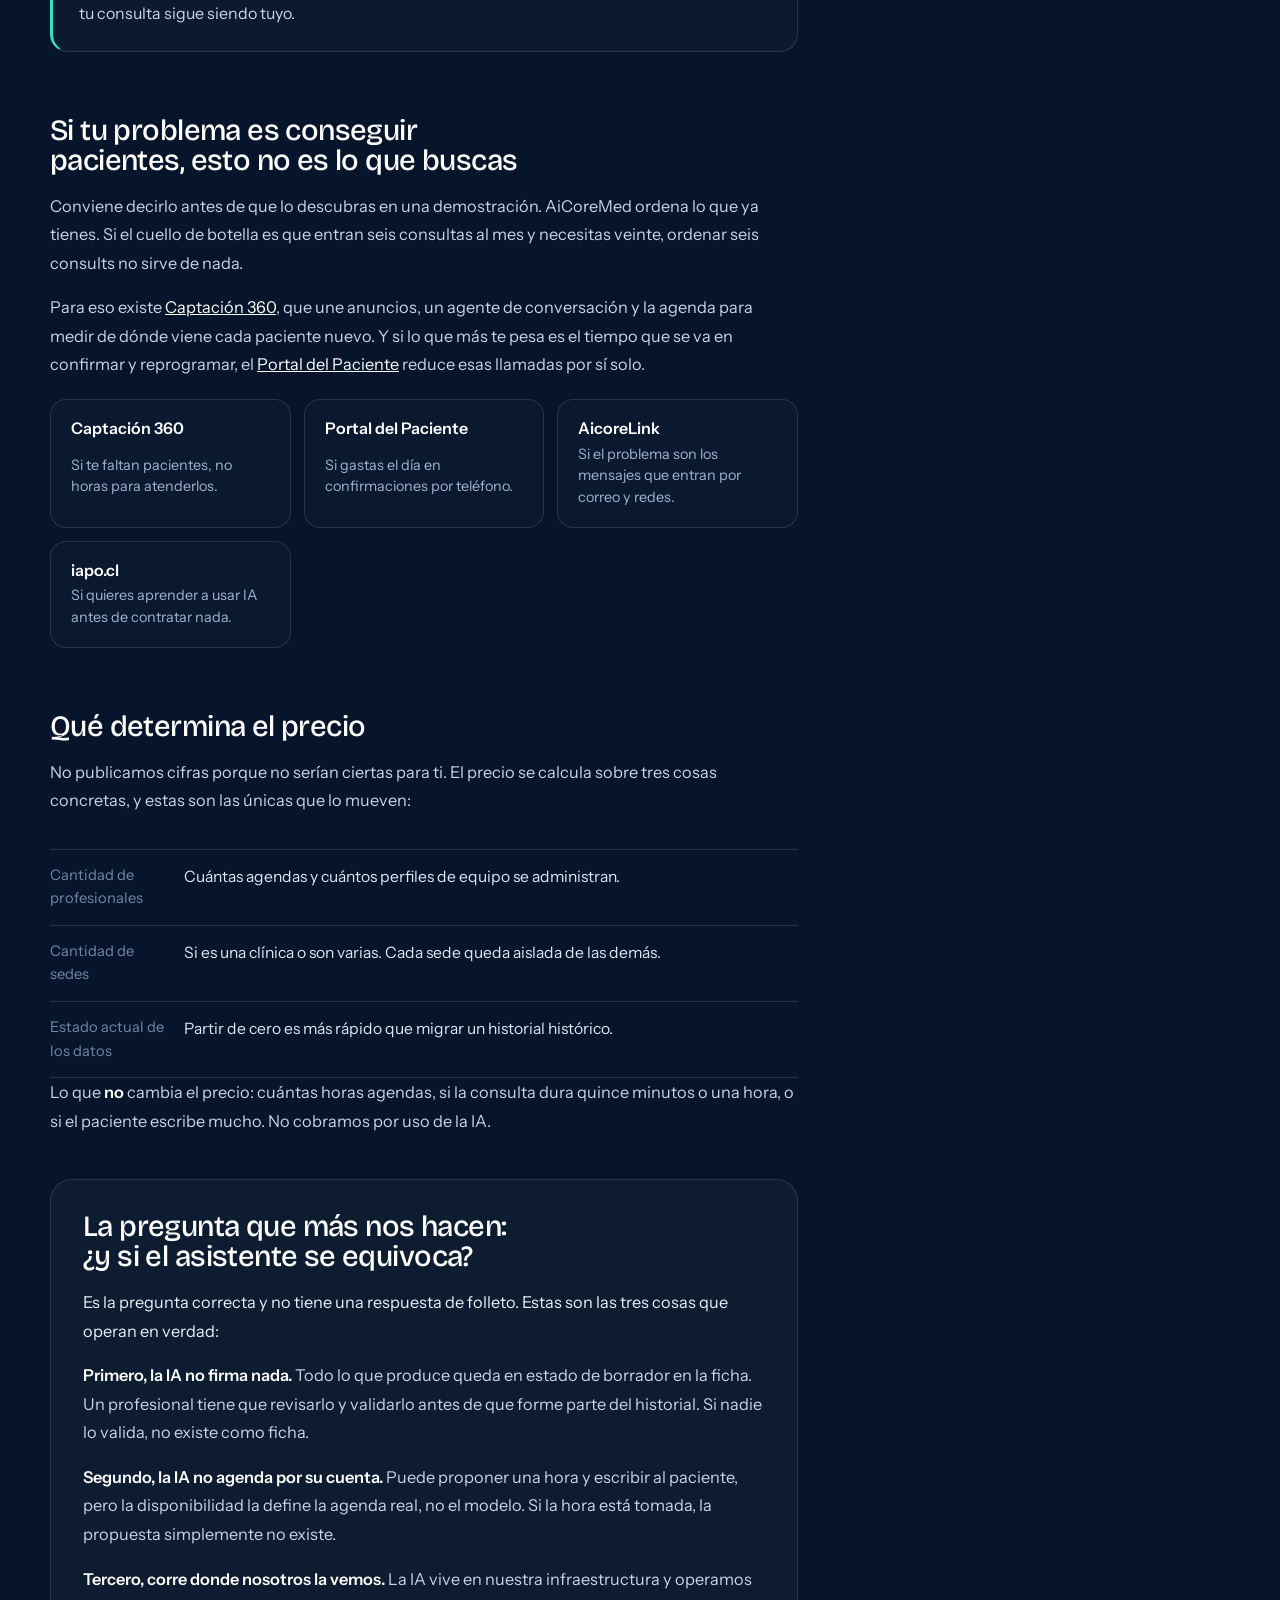
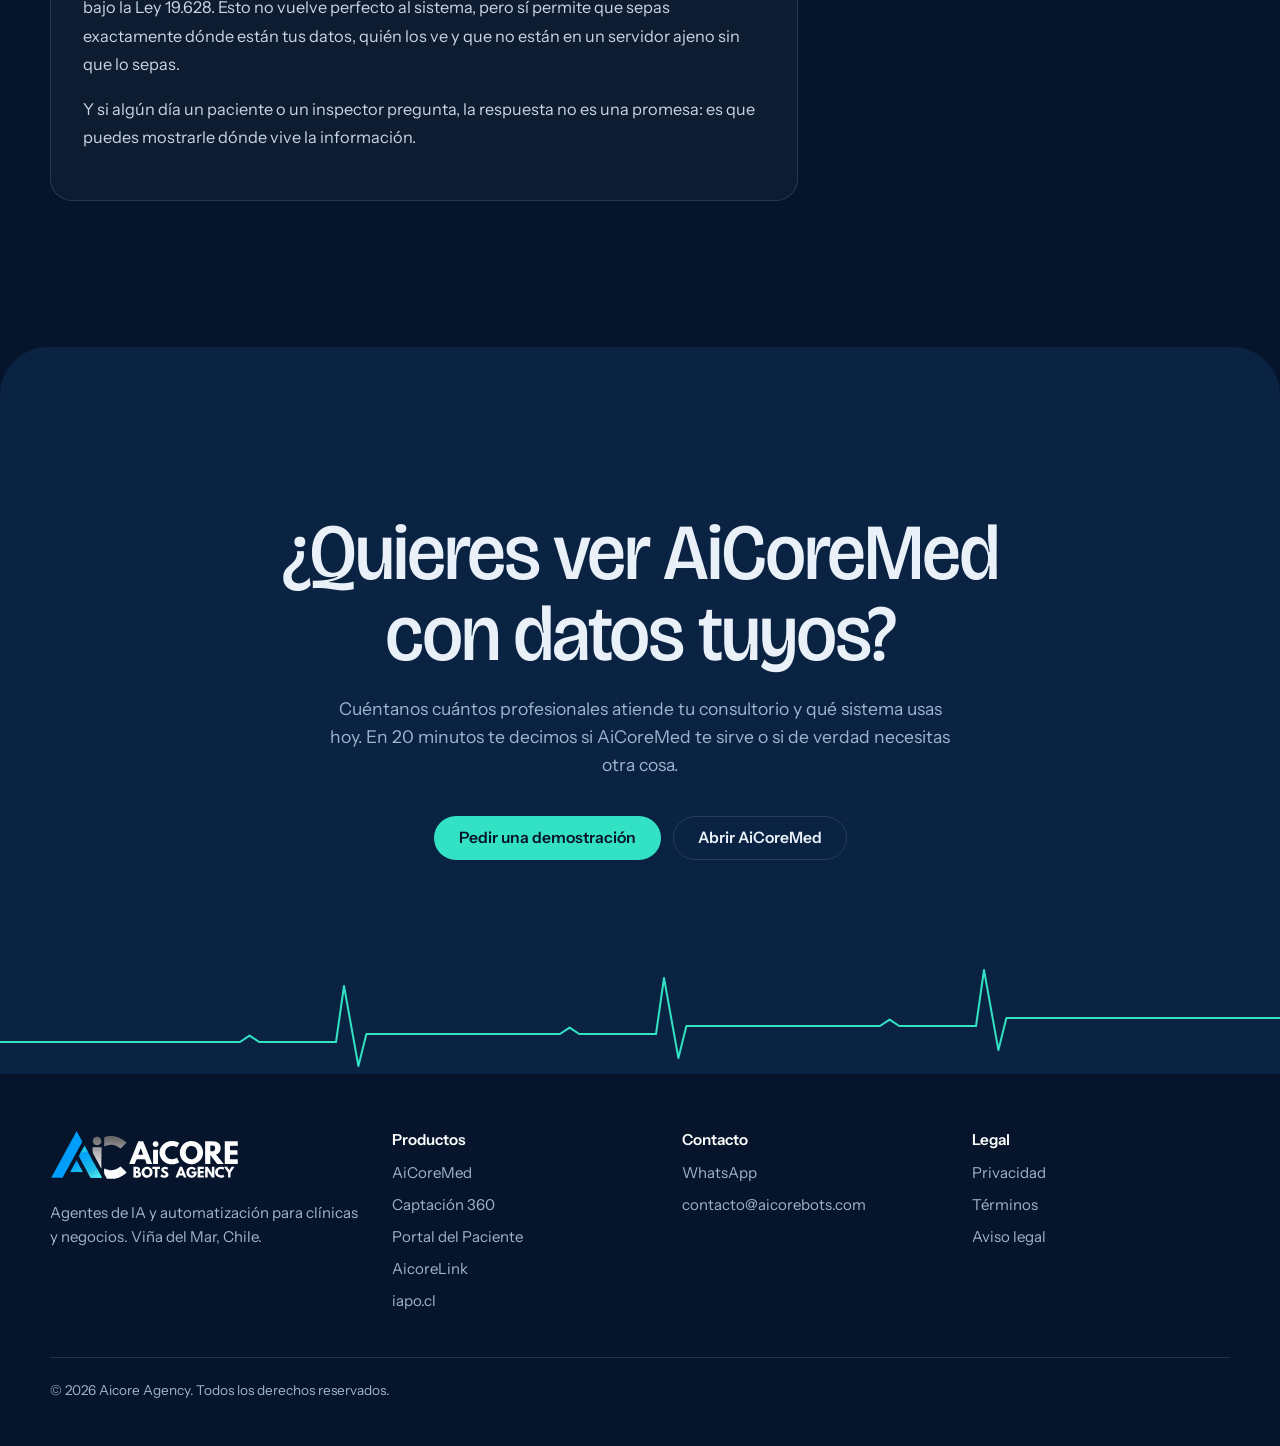
<file: productos/aicoremed/index.html>
<!doctype html>
<html lang="es-CL">
<head>
<meta charset="utf-8">
<meta name="viewport" content="width=device-width,initial-scale=1,viewport-fit=cover">
<title>AiCoreMed: software de gestión clínica con IA | Aicore Agency</title>
<meta name="description" content="AiCoreMed ordena agenda, fichas y equipo de tu consultorio en la nube, con un asistente de IA que resume y busca. Datos aislados por clínica, hecho en Chile.">
<meta name="theme-color" content="#0A2342">
<meta property="og:type" content="website">
<meta property="og:title" content="AiCoreMed: software de gestión clínica con IA">
<meta property="og:description" content="Agenda, fichas y equipo en un solo lugar, con un asistente de IA que resume, redacta y busca. Pensado para el canal por el que hoy agendas.">
<meta property="og:url" content="https://aicorebots.com/productos/aicoremed/">
<meta name="twitter:card" content="summary_large_image">
<link rel="canonical" href="https://aicorebots.com/productos/aicoremed/">
<link rel="icon" type="image/svg+xml" href="../../assets/favicon.svg">
<meta property="og:image" content="https://aicorebots.com/assets/og-aicoremed.png">
<meta property="og:image:width" content="1200">
<meta property="og:image:height" content="630">
<meta name="twitter:image" content="https://aicorebots.com/assets/og-aicoremed.png">
<link rel="preconnect" href="https://fonts.googleapis.com">
<link rel="preconnect" href="https://fonts.gstatic.com" crossorigin>
<link href="https://fonts.googleapis.com/css2?family=Bricolage+Grotesque:opsz,wdth,wght@12..96,75..100,200..800&family=Instrument+Sans:wght@400;500;600&family=JetBrains+Mono:wght@400;500&display=swap" rel="stylesheet">
<script>document.documentElement.classList.add('js')</script>
<link rel="stylesheet" href="../../assets/site.css">
<link rel="stylesheet" href="../../assets/productos.css">
<link rel="stylesheet" href="../../assets/producto.css">
<script type="application/ld+json">
{"@context": "https://schema.org", "@graph": [{"@type": "WebSite", "@id": "https://aicorebots.com/#website", "url": "https://aicorebots.com", "name": "Aicore Agency", "inLanguage": "es-CL"}, {"@type": "Organization", "@id": "https://aicorebots.com/#org", "name": "Aicore Agency", "url": "https://aicorebots.com", "logo": {"@type": "ImageObject", "url": "https://aicorebots.com/assets/logo.svg", "width": 1467, "height": 389, "caption": "aicorebots"}, "description": "Agentes de IA y automatización para clínicas y negocios que atienden por WhatsApp.", "telephone": "+56 9 7568 0702", "email": "contacto@aicorebots.com", "areaServed": "Viña del Mar, Valparaiso Region, Chile", "address": {"@type": "PostalAddress", "streetAddress": "1 Oriente 714", "addressLocality": "Viña del Mar", "addressCountry": "CL"}, "foundingDate": "2025", "sameAs": ["https://iapo.cl"]}, {"@type": "Service", "@id": "https://aicorebots.com/#svc-aicoremed", "name": "AiCoreMed", "serviceType": "Software de gestión clínica con IA", "description": "Gestión clínica en la nube para médicos independientes y clínicas pequeñas y medianas. Reúne agenda, fichas y equipo, y suma un asistente de IA que resume, redacta y busca.", "url": "https://med.aicorebots.com", "provider": {"@id": "https://aicorebots.com/#org"}, "areaServed": {"@type": "Country", "name": "Chile"}, "audience": {"@type": "MedicalAudience", "audienceType": "Médicos independientes y clínicas de 1 a 10 profesionales"}, "mainEntity": {"@id": "https://aicorebots.com/productos/aicoremed/"}, "inLanguage": "es-CL"}, {"@type": "WebPage", "@id": "https://aicorebots.com/productos/aicoremed/", "url": "https://aicorebots.com/productos/aicoremed/", "name": "AiCoreMed: software de gestión clínica con IA | Aicore Agency", "isPartOf": {"@id": "https://aicorebots.com/#website"}, "inLanguage": "es-CL", "breadcrumb": {"@id": "https://aicorebots.com/productos/aicoremed/#breadcrumb"}, "mainEntity": {"@id": "https://aicorebots.com/#svc-aicoremed"}}, {"@type": "BreadcrumbList", "@id": "https://aicorebots.com/productos/aicoremed/#breadcrumb", "itemListElement": [{"@type": "ListItem", "position": 1, "name": "Inicio", "item": "https://aicorebots.com/"}, {"@type": "ListItem", "position": 2, "name": "Productos", "item": "https://aicorebots.com/productos/"}, {"@type": "ListItem", "position": 3, "name": "AiCoreMed", "item": "https://aicorebots.com/productos/aicoremed/"}]}]}
</script>
</head>
<body class="page-aicoremed">
<div class="prog" id="prog" aria-hidden="true"></div>

<header class="nav">
  <div class="bar">
    <a class="brand" href="../../" aria-label="Aicore Agency, inicio">
      <img class="brand-img" src="../../assets/logo.svg" alt="Aicore Agency" width="1514" height="778">
    </a>
    <nav class="links" aria-label="Principal">
      <a href="../" style="color:#fff">Productos</a>
      <a href="../../#sistema">Sistema</a>
      <a href="../../#metodo">Método</a>
      <a href="../../#infraestructura">Infraestructura</a>
    </nav>
    <a class="btn p mag" href="#contacto">Hablemos</a>
  </div>
</header>

<main>
<section class="phead" id="top">
  <div class="wrap">
    <nav class="crumbs" aria-label="Ruta"><a href="../../">Inicio</a><i>/</i><a href="../">Productos</a><i>/</i><span>AiCoreMed</span></nav>
    <h1>AiCoreMed: software de gestión clínica con IA</h1>
    <p class="h1-sub">El sistema que ordena tu consultorio o tu clínica</p>
    <p class="sub">Agenda, fichas y equipo en un solo lugar, con un asistente de IA que hace el trabajo repetitivo por ti. Hecho en Chile, pensado para trabajar por WhatsApp.</p>
    <span class="st">En producción</span>
  </div>
</section>

<section class="doc">
  <div class="wrap">
    <nav class="sidx" aria-label="En esta página">
      <a href="#problema">El problema real</a>
      <a href="#para-quien">Para quién es</a>
      <a href="#como-funciona">Cómo funciona</a>
      <a href="#incluye">Qué incluye</a>
      <a href="#no-incluye">Qué no incluye</a>
      <a href="#cual-elegir">Cuál elegir</a>
      <a href="#precio">Qué define el precio</a>
      <a href="#objecion">La pregunta difícil</a>
    </nav>

    <div class="prose">
      <h2 id="problema">El problema no es la falta de horas, es que nadie las encuentra</h2>

      <p class="abre">Un consultorio no se cae por falta de pacientes. Se cae por las dos horas que se van en buscar la ficha de un paciente que atiende cada veinte minutos, en confirmar por teléfono lo que ya estaba anotado, en reconstruir un historial que nadie dejó ordenado. Ese trabajo no aparece en ningún plan de negocio y aun así decide si el mes cierra bien o mal.</p>

      <p>La promesa de AiCoreMed es angosta a propósito: que la agenda, la ficha clínica y la información del equipo dejen de estar repartidos. No prometemos más pacientes. Prometemos que el tiempo que hoy se pierde buscando datos se devuelva a la atención.</p>

      <p>Y hay una segunda razón, más silenciosa. Casi todas las clínicas chilenas agendan por WhatsApp. Cualquier sistema que no hable ese idioma termina siendo un segundo lugar donde nadie mira. AiCoreMed se integra con el canal real en vez de reemplazarlo.</p>

      <h2 id="para-quien">Para quién es, y para quién no</h2>

      <p>Es para médicos independientes y para clínicas de uno a diez profesionales. El tamaño no es un capricho estadístico: es el punto donde la agenda, las fichas y el equipo siguen siendo manejables por una o dos personas y todavía no hay un departments manager dedicado a que nada se caiga.</p>

      <p>No es para ti si tienes un hospital con departamentos estructurados y personal administrativo dedicado, porque ahí el problema son los procesos internos y esto es solo una pieza del rompecabezas. Tampoco es para consultorios que no usan ficha clínica en ningún sentido: no hay nada que ordenar y el sistema no aporta.</p>

      <p>Y conviene decirlo claro: no es un producto para quien busca replacear un software clínico que ya le funciona y conoce todo su equipo. Cambiar de sistema clínico cuesta tiempo real, y si el tuyo anda bien, la decisión honesta es no cambiar.</p>

      <h2 id="como-funciona">Cómo funciona, paso por paso</h2>

      <p>El flujo real es este, y funciona con las herramientas que ya tienes:</p>

      <ol>
        <li>El paciente escribe por WhatsApp, como escribe hoy. No cambia de app ni aprende nada nuevo.</li>
        <li>El sistema conecta esa conversación con la ficha del paciente y con la agenda del profesional, no en un chat paralelo sino sobre los datos reales.</li>
        <li>La IA de Aicore trabaja en segundo plano. Resume una consulta, redacta la nota a partir de lo que se conversó y recupera un antecedente cuando alguien pregunta.</li>
        <li>Lo que la IA produce queda en la ficha, listo para que el profesional lo revise y lo firme. Nada se archiva sin que alguien lo mire.</li>
        <li>Cuando llega una hora, el paciente recibe la confirmación por el mismo WhatsApp. Si necesita cambiarla, la solicitud vuelve al mismo canal y se refleja en la agenda.</li>
      </ol>

      <p>La IA corre en nuestra propia infraestructura, no en una API externa. Ninguna ficha clínica sale de nuestros servidores para que un modelo de terceros la procese. Eso no es un detalle técnico: es la diferencia entre una clínica que puede decir que sí y una que tiene que pedir permiso.</p>

      <h2 id="incluye">Qué incluye</h2>

      <ul class="feat">
        <li><strong>Agenda y fichas clínicas en un solo lugar.</strong> <span>Sin planillas sueltas, sin un cuaderno y un sistema que nunca coinciden.</span></li>
        <li><strong>Varias clínicas en una plataforma.</strong> <span>Cada una con sus datos aislados de las demás, como si fueran sistemas separados.</span></li>
        <li><strong>Asistente de IA.</strong> <span>Para resumir, redactar y encontrar información dentro de las fichas.</span></li>
        <li><strong>Integración con WhatsApp.</strong> <span>El canal por el que tu paciente agenda hoy queda conectado a la agenda de verdad.</span></li>
        <li><strong>Datos multi-tenant sobre infraestructura propia.</strong> <span>Aislamiento entre clínicas, cifrado en tránsito y reposo, respaldos diarios.</span></li>
      </ul>

      <h2 id="no-incluye">Qué no incluye</h2>

      <div class="limites">
        <h3>Los límites, por escrito</h3>
        <p><strong>No reemplaza el juicio clínico.</strong> La IA redacta y ordena. La firma, el diagnóstico y la indicación siguen siendo del profesional tratante, siempre.</p>
        <p><strong>No es un sistema de imagen ni de laboratorio.</strong> Si tu clínica necesita integrar SAD, RIS o un laboratorio externo con intercambio estructurado, eso se conversa aparte y no viene incluido.</p>
        <p><strong>No migra tu historia clínica automáticamente.</strong> Si vienes de otro sistema y quieres el historial histórico, esa carga se cotiza por separado.</p>
        <p><strong>No incluye hardware, impresoras ni configuradores de laboratorio.</strong> Tampoco incluye licencias de terceros que hoy ya pagas.</p>
        <p><strong>No sustituye el resguardo físico que ya tienes.</strong> Nosotros respaldamos; el respaldo en papel de tu consulta sigue siendo tuyo.</p>
      </div>

      <h2 id="cual-elegir">Si tu problema es conseguir pacientes, esto no es lo que buscas</h2>

      <p>Conviene decirlo antes de que lo descubras en una demostración. AiCoreMed ordena lo que ya tienes. Si el cuello de botella es que entran seis consultas al mes y necesitas veinte, ordenar seis consults no sirve de nada.</p>

      <p>Para eso existe <a href="../captacion-360/">Captación 360</a>, que une anuncios, un agente de conversación y la agenda para medir de dónde viene cada paciente nuevo. Y si lo que más te pesa es el tiempo que se va en confirmar y reprogramar, el <a href="../portal-paciente/">Portal del Paciente</a> reduce esas llamadas por sí solo.</p>

      <div class="sibs">
        <a href="../captacion-360/"><b>Captación 360</b><span>Si te faltan pacientes, no horas para atenderlos.</span></a>
        <a href="../portal-paciente/"><b>Portal del Paciente</b><span>Si gastas el día en confirmaciones por teléfono.</span></a>
        <a href="../aicorelink/"><b>AicoreLink</b><span>Si el problema son los mensajes que entran por correo y redes.</span></a>
        <a href="../iapo/"><b>iapo.cl</b><span>Si quieres aprender a usar IA antes de contratar nada.</span></a>
      </div>

      <h2 id="precio">Qué determina el precio</h2>

      <p>No publicamos cifras porque no serían ciertas para ti. El precio se calcula sobre tres cosas concretas, y estas son las únicas que lo mueven:</p>

      <dl class="facts2">
        <div><dt>Cantidad de profesionales</dt><dd>Cuántas agendas y cuántos perfiles de equipo se administran.</dd></div>
        <div><dt>Cantidad de sedes</dt><dd>Si es una clínica o son varias. Cada sede queda aislada de las demás.</dd></div>
        <div><dt>Estado actual de los datos</dt><dd>Partir de cero es más rápido que migrar un historial histórico.</dd></div>
      </dl>

      <p>Lo que <strong>no</strong> cambia el precio: cuántas horas agendas, si la consulta dura quince minutos o una hora, o si el paciente escribe mucho. No cobramos por uso de la IA.</p>

      <div class="objecion" id="objecion">
        <h2>La pregunta que más nos hacen: ¿y si el asistente se equivoca?</h2>
        <p>Es la pregunta correcta y no tiene una respuesta de folleto. Estas son las tres cosas que operan en verdad:</p>
        <p><strong>Primero, la IA no firma nada.</strong> Todo lo que produce queda en estado de borrador en la ficha. Un profesional tiene que revisarlo y validarlo antes de que forme parte del historial. Si nadie lo valida, no existe como ficha.</p>
        <p><strong>Segundo, la IA no agenda por su cuenta.</strong> Puede proponer una hora y escribir al paciente, pero la disponibilidad la define la agenda real, no el modelo. Si la hora está tomada, la propuesta simplemente no existe.</p>
        <p><strong>Tercero, corre donde nosotros la vemos.</strong> La IA vive en nuestra infraestructura y operamos bajo la Ley 19.628. Esto no vuelve perfecto al sistema, pero sí permite que sepas exactamente dónde están tus datos, quién los ve y que no están en un servidor ajeno sin que lo sepas.</p>
        <p>Y si algún día un paciente o un inspector pregunta, la respuesta no es una promesa: es que puedes mostrarle dónde vive la información.</p>
      </div>
    </div>
  </div>
</section>

<section class="cta sheet" id="contacto">
  <div class="wrap">
    <h2>¿Quieres ver AiCoreMed con datos tuyos?</h2>
    <p class="sub">Cuéntanos cuántos profesionales atiende tu consultorio y qué sistema usas hoy. En 20 minutos te decimos si AiCoreMed te sirve o si de verdad necesitas otra cosa.</p>
    <div class="actions">
      <a class="btn p mag" href="https://wa.me/56975680702?text=Hola%2C%20quiero%20una%20demostraci%C3%B3n%20de%20AiCoreMed" rel="noopener">Pedir una demostración</a>
      <a class="btn g mag" href="https://med.aicorebots.com" rel="noopener">Abrir AiCoreMed</a>
    </div>
  </div>
  <svg class="cta-line" id="cta-line" viewBox="0 0 1600 140" preserveAspectRatio="none" aria-hidden="true"><path pathLength="1" d="M0 100H300l12-8 12 8H420l10-70 18 100 10-40H700l12-8 12 8H820l10-70 18 100 10-40H1100l12-8 12 8H1220l10-70 18 100 10-40H1600"/></svg>
</section>
</main>

<footer>
  <div class="wrap">
    <div class="foot-in">
      <div>
        <a class="brand" href="../../" style="color:#fff"><img class="brand-img" src="../../assets/logo.svg" alt="Aicore Agency" width="1514" height="778"></a>
        <p style="margin-top:14px;max-width:24em">Agentes de IA y automatización para clínicas y negocios. Viña del Mar, Chile.</p>
      </div>
      <div><h4>Productos</h4><ul>
        <li><a href="./">AiCoreMed</a></li>
        <li><a href="../captacion-360/">Captación 360</a></li>
        <li><a href="../portal-paciente/">Portal del Paciente</a></li>
        <li><a href="../aicorelink/">AicoreLink</a></li>
        <li><a href="../iapo/">iapo.cl</a></li>
      </ul></div>
      <div><h4>Contacto</h4><ul>
        <li><a href="https://wa.me/56975680702" rel="noopener">WhatsApp</a></li>
        <li><a href="mailto:contacto@aicorebots.com">contacto@aicorebots.com</a></li>
      </ul></div>
      <div><h4>Legal</h4><ul>
        <li><a href="../../privacidad/">Privacidad</a></li>
        <li><a href="../../terminos/">Términos</a></li>
        <li><a href="../../aviso-legal/">Aviso legal</a></li>
      </ul></div>
    </div>
    <p class="legal">© 2026 Aicore Agency. Todos los derechos reservados.</p>
  </div>
</footer>

<script src="../../assets/site.js" defer></script>
</body>
</html>
</file>
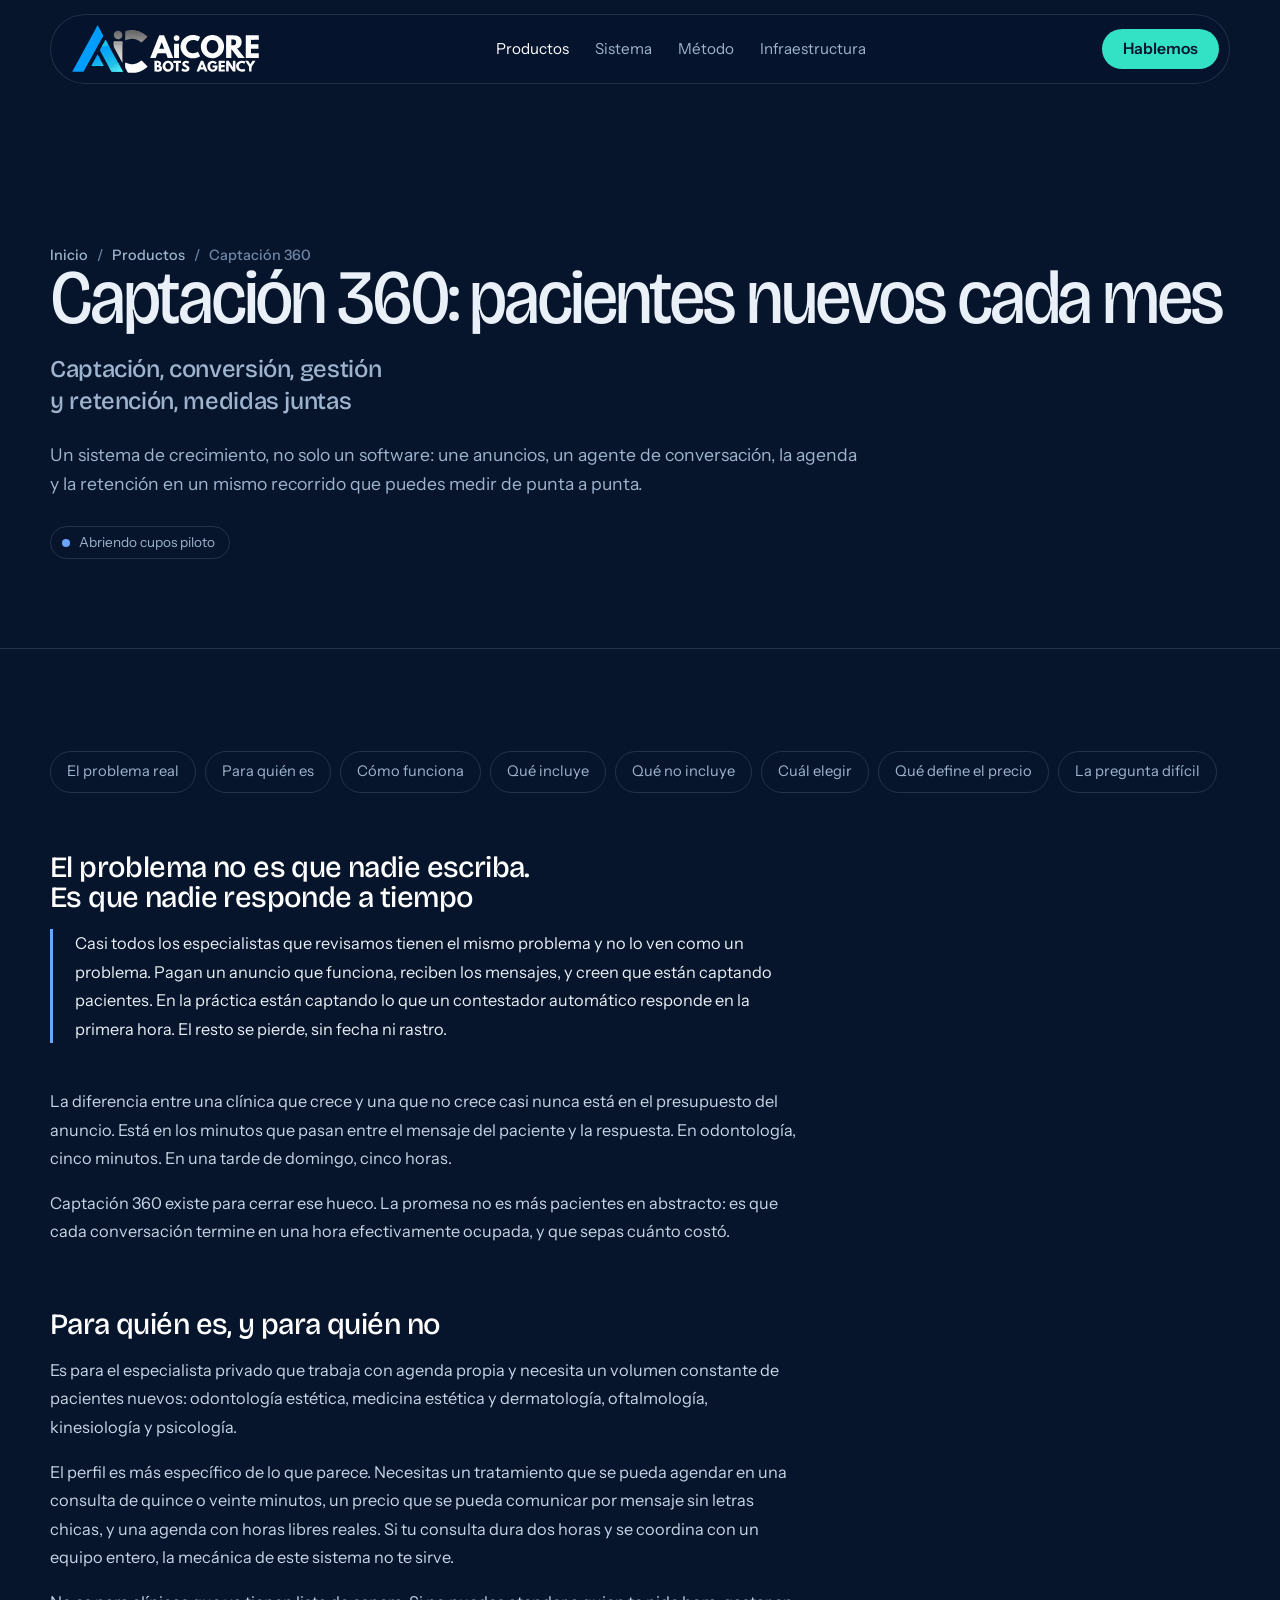
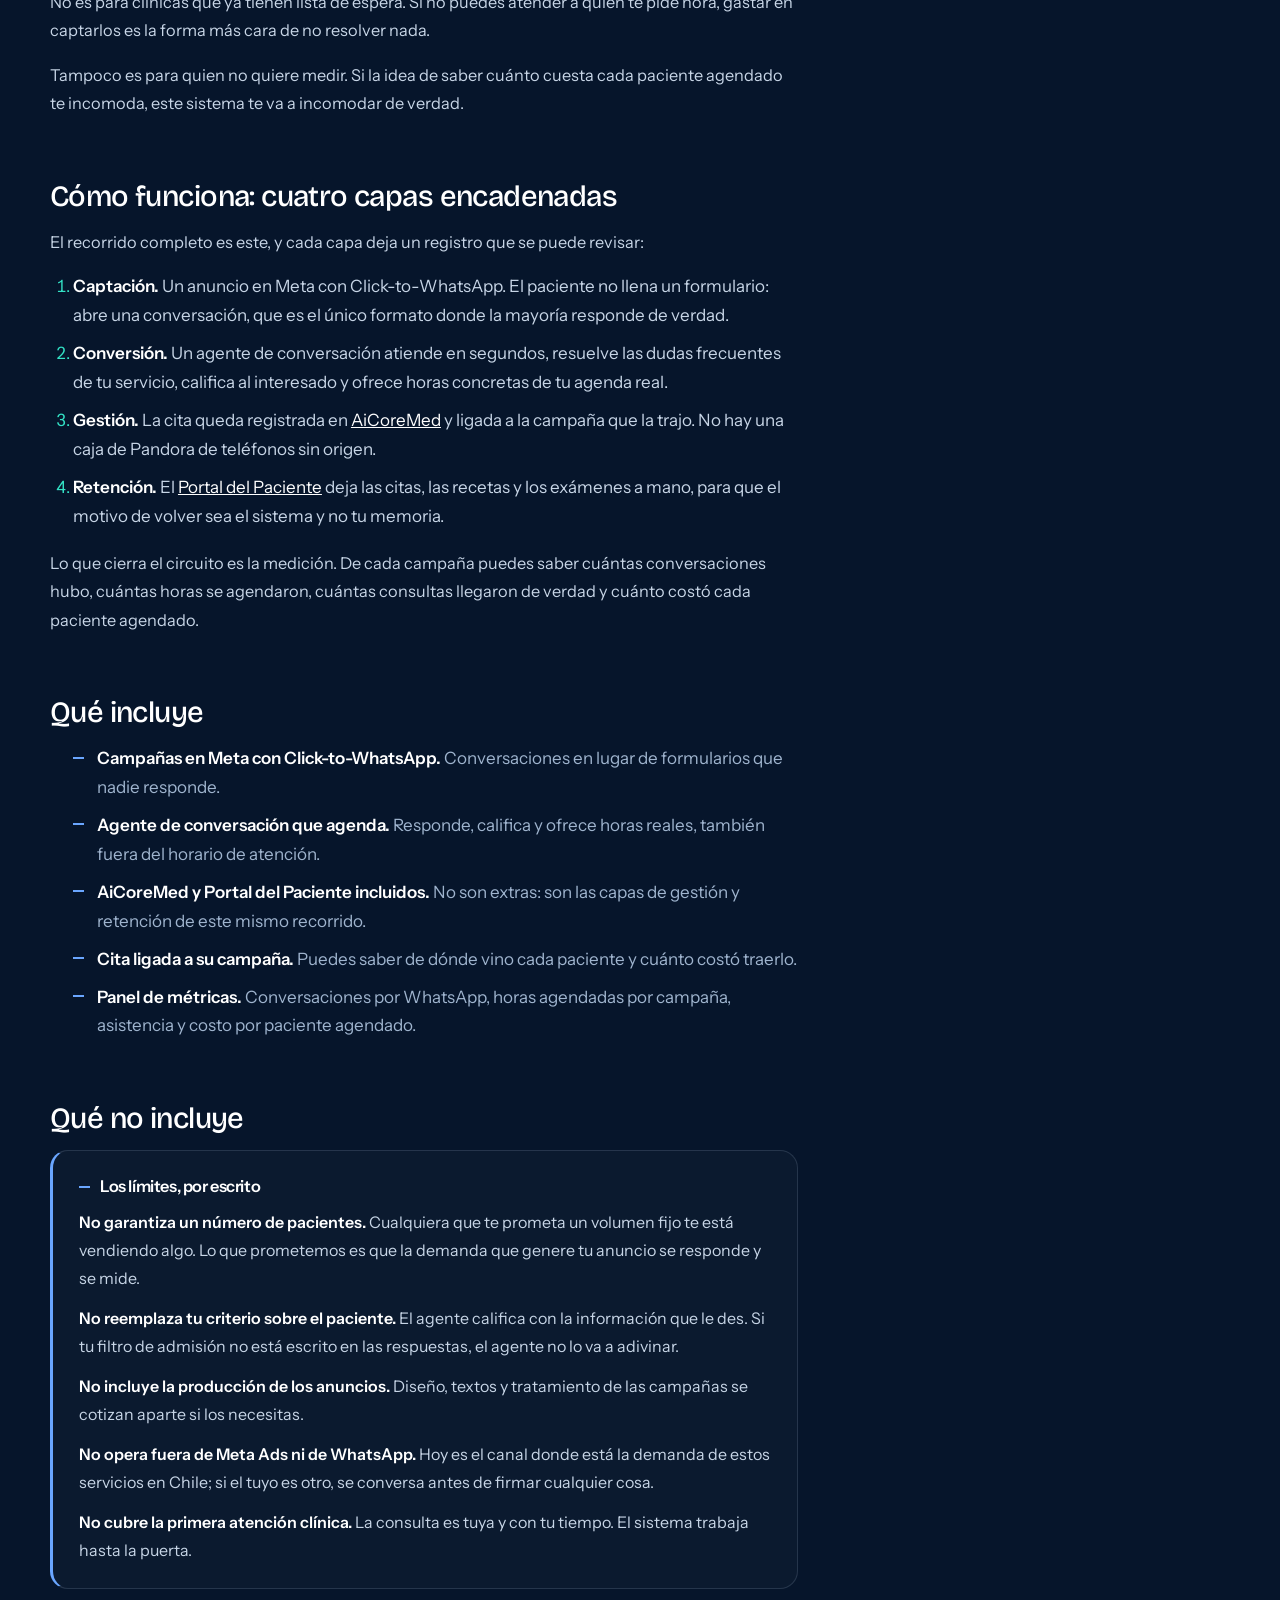
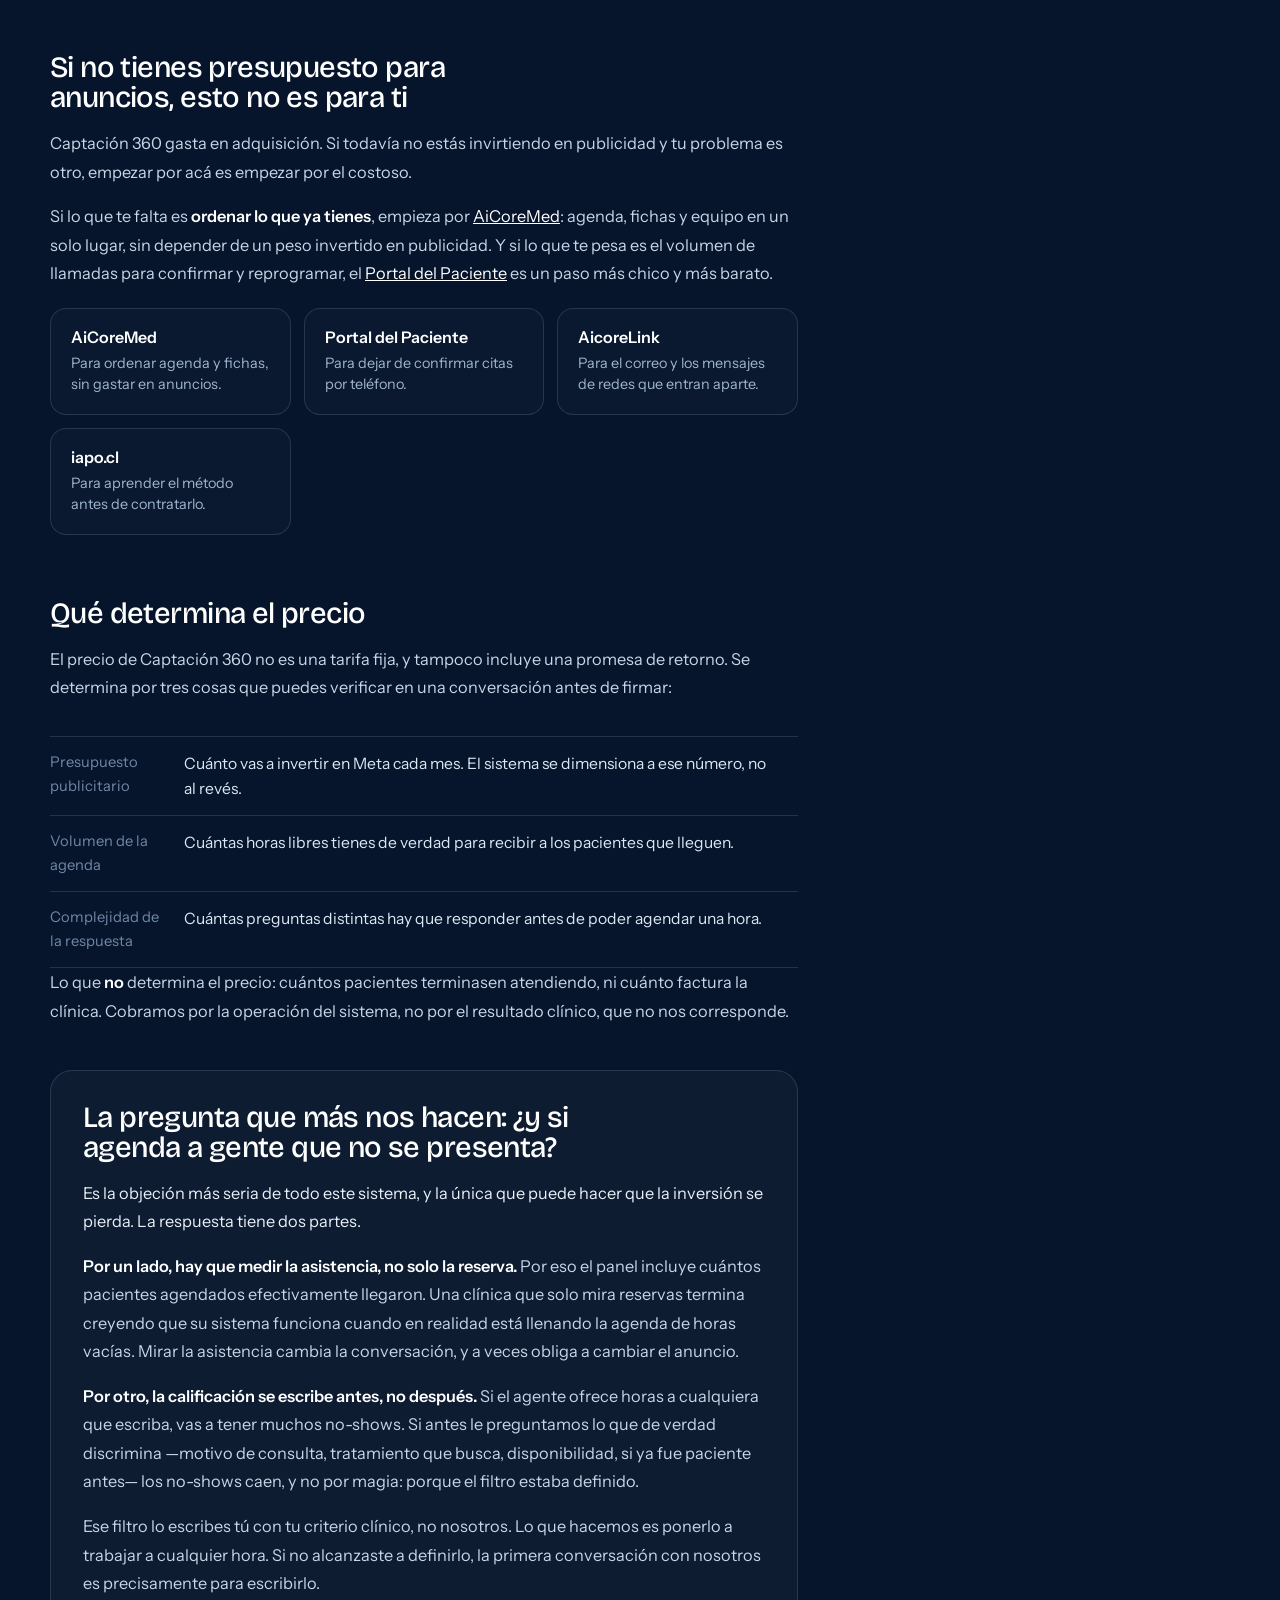
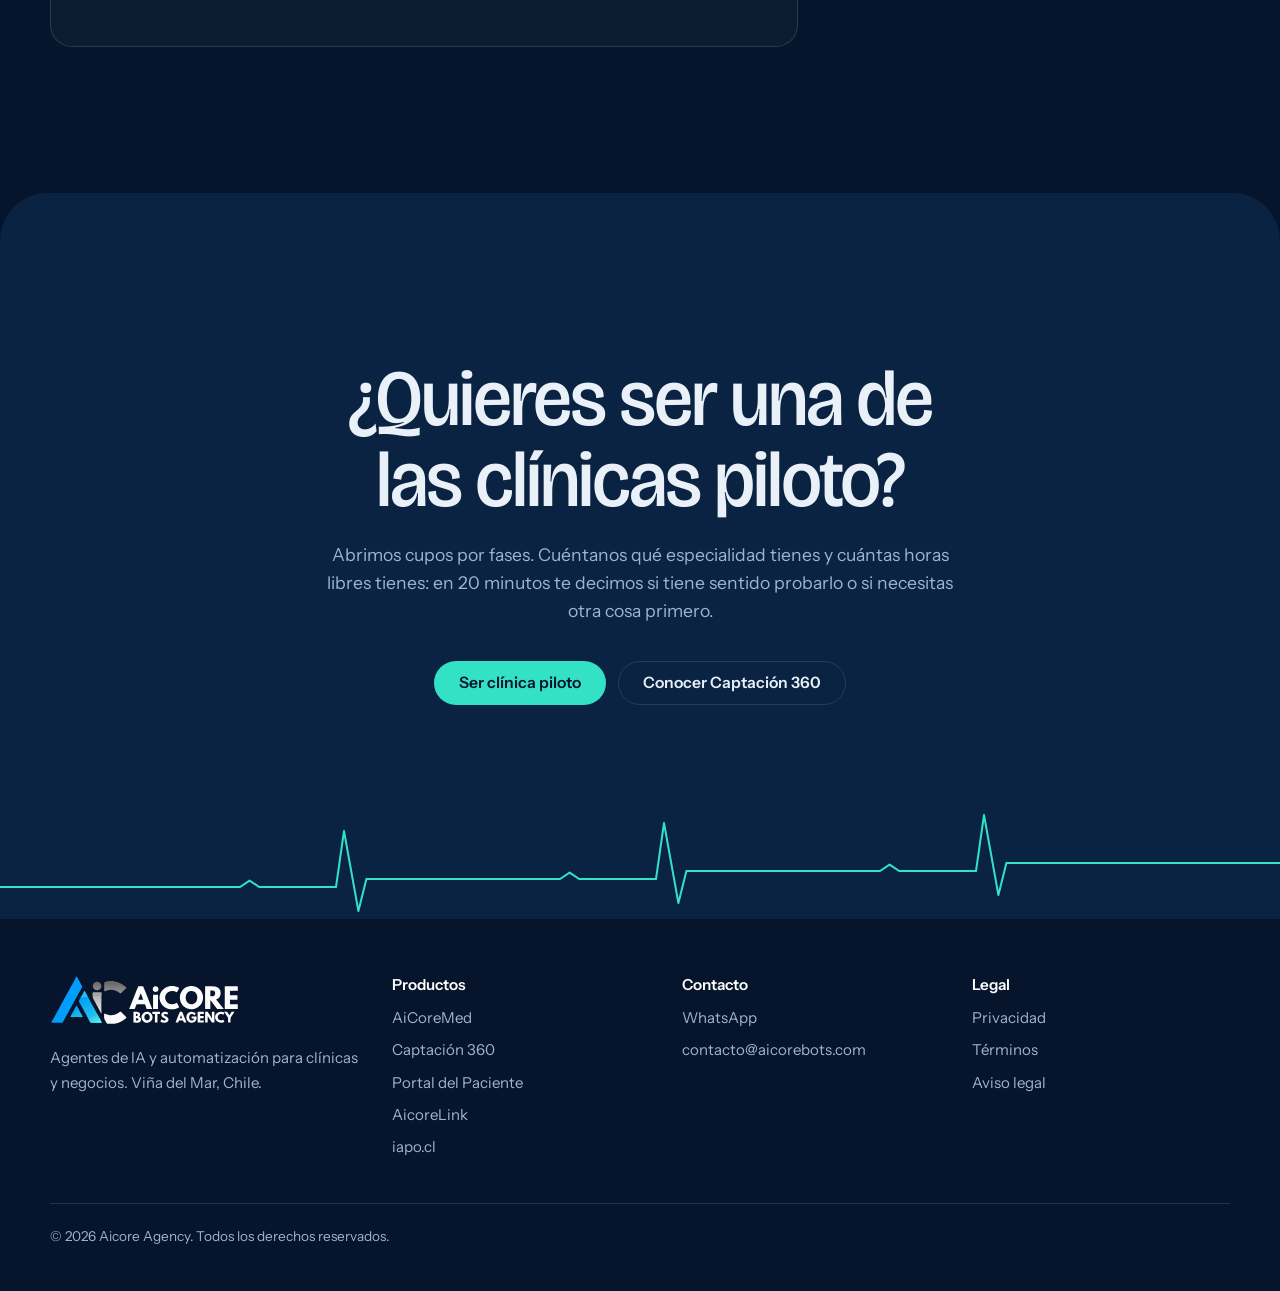
<file: productos/captacion-360/index.html>
<!doctype html>
<html lang="es-CL">
<head>
<meta charset="utf-8">
<meta name="viewport" content="width=device-width,initial-scale=1,viewport-fit=cover">
<title>Captación 360: pacientes nuevos por WhatsApp | Aicore Agency</title>
<meta name="description" content="Captación 360 une anuncios en Meta, un agente que responde y agenda por WhatsApp, y tu sistema de gestión. Mides cada campaña, cada hora y cada paciente.">
<meta name="theme-color" content="#0A2342">
<meta property="og:type" content="website">
<meta property="og:title" content="Captación 360: pacientes nuevos cada mes">
<meta property="og:description" content="Anuncios que abren un chat, un agente que agenda, la cita en el sistema y el paciente que vuelve. Cuatro capas, medidas juntas.">
<meta property="og:url" content="https://aicorebots.com/productos/captacion-360/">
<meta name="twitter:card" content="summary_large_image">
<link rel="canonical" href="https://aicorebots.com/productos/captacion-360/">
<link rel="icon" type="image/svg+xml" href="../../assets/favicon.svg">
<meta property="og:image" content="https://aicorebots.com/assets/og-captacion-360.png">
<meta property="og:image:width" content="1200">
<meta property="og:image:height" content="630">
<meta name="twitter:image" content="https://aicorebots.com/assets/og-captacion-360.png">
<link rel="preconnect" href="https://fonts.googleapis.com">
<link rel="preconnect" href="https://fonts.gstatic.com" crossorigin>
<link href="https://fonts.googleapis.com/css2?family=Bricolage+Grotesque:opsz,wdth,wght@12..96,75..100,200..800&family=Instrument+Sans:wght@400;500;600&family=JetBrains+Mono:wght@400;500&display=swap" rel="stylesheet">
<script>document.documentElement.classList.add('js')</script>
<link rel="stylesheet" href="../../assets/site.css">
<link rel="stylesheet" href="../../assets/productos.css">
<link rel="stylesheet" href="../../assets/producto.css">
<script type="application/ld+json">
{"@context": "https://schema.org", "@graph": [{"@type": "WebSite", "@id": "https://aicorebots.com/#website", "url": "https://aicorebots.com", "name": "Aicore Agency", "inLanguage": "es-CL"}, {"@type": "Organization", "@id": "https://aicorebots.com/#org", "name": "Aicore Agency", "url": "https://aicorebots.com", "logo": {"@type": "ImageObject", "url": "https://aicorebots.com/assets/logo.svg", "width": 1467, "height": 389, "caption": "aicorebots"}, "description": "Agentes de IA y automatización para clínicas y negocios que atienden por WhatsApp.", "telephone": "+56 9 7568 0702", "email": "contacto@aicorebots.com", "areaServed": "Viña del Mar, Valparaiso Region, Chile", "address": {"@type": "PostalAddress", "streetAddress": "1 Oriente 714", "addressLocality": "Viña del Mar", "addressCountry": "CL"}, "foundingDate": "2025", "sameAs": ["https://iapo.cl"]}, {"@type": "Service", "@id": "https://aicorebots.com/#svc-cap360", "name": "Captación 360", "serviceType": "Captación, conversión y retención de pacientes", "description": "Sistema de crecimiento para especialistas privados: anuncios en Meta con Click-to-WhatsApp, un agente de conversación que califica y agenda, gestión en AiCoreMed y retención con el Portal del Paciente.", "url": "https://captacion360.aicorebots.com", "provider": {"@id": "https://aicorebots.com/#org"}, "areaServed": {"@type": "Country", "name": "Chile"}, "audience": {"@type": "MedicalAudience", "audienceType": "Especialistas privados: odontología estética, medicina estética y dermatología, oftalmología, kinesiología y psicología"}, "mainEntity": {"@id": "https://aicorebots.com/productos/captacion-360/"}, "inLanguage": "es-CL"}, {"@type": "WebPage", "@id": "https://aicorebots.com/productos/captacion-360/", "url": "https://aicorebots.com/productos/captacion-360/", "name": "Captación 360: pacientes nuevos por WhatsApp | Aicore Agency", "isPartOf": {"@id": "https://aicorebots.com/#website"}, "inLanguage": "es-CL", "breadcrumb": {"@id": "https://aicorebots.com/productos/captacion-360/#breadcrumb"}, "mainEntity": {"@id": "https://aicorebots.com/#svc-cap360"}}, {"@type": "BreadcrumbList", "@id": "https://aicorebots.com/productos/captacion-360/#breadcrumb", "itemListElement": [{"@type": "ListItem", "position": 1, "name": "Inicio", "item": "https://aicorebots.com/"}, {"@type": "ListItem", "position": 2, "name": "Productos", "item": "https://aicorebots.com/productos/"}, {"@type": "ListItem", "position": 3, "name": "Captación 360", "item": "https://aicorebots.com/productos/captacion-360/"}]}]}
</script>
</head>
<body class="page-captacion-360">
<div class="prog" id="prog" aria-hidden="true"></div>

<header class="nav">
  <div class="bar">
    <a class="brand" href="../../" aria-label="Aicore Agency, inicio">
      <img class="brand-img" src="../../assets/logo.svg" alt="Aicore Agency" width="1514" height="778">
    </a>
    <nav class="links" aria-label="Principal">
      <a href="../" style="color:#fff">Productos</a>
      <a href="../../#sistema">Sistema</a>
      <a href="../../#metodo">Método</a>
      <a href="../../#infraestructura">Infraestructura</a>
    </nav>
    <a class="btn p mag" href="#contacto">Hablemos</a>
  </div>
</header>

<main>
<section class="phead" id="top">
  <div class="wrap">
    <nav class="crumbs" aria-label="Ruta"><a href="../../">Inicio</a><i>/</i><a href="../">Productos</a><i>/</i><span>Captación 360</span></nav>
    <h1>Captación 360: pacientes nuevos cada mes</h1>
    <p class="h1-sub">Captación, conversión, gestión y retención, medidas juntas</p>
    <p class="sub">Un sistema de crecimiento, no solo un software: une anuncios, un agente de conversación, la agenda y la retención en un mismo recorrido que puedes medir de punta a punta.</p>
    <span class="st">Abriendo cupos piloto</span>
  </div>
</section>

<section class="doc">
  <div class="wrap">
    <nav class="sidx" aria-label="En esta página">
      <a href="#problema">El problema real</a>
      <a href="#para-quien">Para quién es</a>
      <a href="#como-funciona">Cómo funciona</a>
      <a href="#incluye">Qué incluye</a>
      <a href="#no-incluye">Qué no incluye</a>
      <a href="#cual-elegir">Cuál elegir</a>
      <a href="#precio">Qué define el precio</a>
      <a href="#objecion">La pregunta difícil</a>
    </nav>

    <div class="prose">
      <h2 id="problema">El problema no es que nadie escriba. Es que nadie responde a tiempo</h2>

      <p class="abre">Casi todos los especialistas que revisamos tienen el mismo problema y no lo ven como un problema. Pagan un anuncio que funciona, reciben los mensajes, y creen que están captando pacientes. En la práctica están captando lo que un contestador automático responde en la primera hora. El resto se pierde, sin fecha ni rastro.</p>

      <p>La diferencia entre una clínica que crece y una que no crece casi nunca está en el presupuesto del anuncio. Está en los minutos que pasan entre el mensaje del paciente y la respuesta. En odontología, cinco minutos. En una tarde de domingo, cinco horas.</p>

      <p>Captación 360 existe para cerrar ese hueco. La promesa no es más pacientes en abstracto: es que cada conversación termine en una hora efectivamente ocupada, y que sepas cuánto costó.</p>

      <h2 id="para-quien">Para quién es, y para quién no</h2>

      <p>Es para el especialista privado que trabaja con agenda propia y necesita un volumen constante de pacientes nuevos: odontología estética, medicina estética y dermatología, oftalmología, kinesiología y psicología.</p>

      <p>El perfil es más específico de lo que parece. Necesitas un tratamiento que se pueda agendar en una consulta de quince o veinte minutos, un precio que se pueda comunicar por mensaje sin letras chicas, y una agenda con horas libres reales. Si tu consulta dura dos horas y se coordina con un equipo entero, la mecánica de este sistema no te sirve.</p>

      <p>No es para clínicas que ya tienen lista de espera. Si no puedes atender a quien te pide hora, gastar en captarlos es la forma más cara de no resolver nada.</p>

      <p>Tampoco es para quien no quiere medir. Si la idea de saber cuánto cuesta cada paciente agendado te incomoda, este sistema te va a incomodar de verdad.</p>

      <h2 id="como-funciona">Cómo funciona: cuatro capas encadenadas</h2>

      <p>El recorrido completo es este, y cada capa deja un registro que se puede revisar:</p>

      <ol>
        <li><strong>Captación.</strong> <span>Un anuncio en Meta con Click-to-WhatsApp. El paciente no llena un formulario: abre una conversación, que es el único formato donde la mayoría responde de verdad.</span></li>
        <li><strong>Conversión.</strong> <span>Un agente de conversación atiende en segundos, resuelve las dudas frecuentes de tu servicio, califica al interesado y ofrece horas concretas de tu agenda real.</span></li>
        <li><strong>Gestión.</strong> <span>La cita queda registrada en <a href="../aicoremed/">AiCoreMed</a> y ligada a la campaña que la trajo. No hay una caja de Pandora de teléfonos sin origen.</span></li>
        <li><strong>Retención.</strong> <span>El <a href="../portal-paciente/">Portal del Paciente</a> deja las citas, las recetas y los exámenes a mano, para que el motivo de volver sea el sistema y no tu memoria.</span></li>
      </ol>

      <p>Lo que cierra el circuito es la medición. De cada campaña puedes saber cuántas conversaciones hubo, cuántas horas se agendaron, cuántas consultas llegaron de verdad y cuánto costó cada paciente agendado.</p>

      <h2 id="incluye">Qué incluye</h2>

      <ul class="feat">
        <li><strong>Campañas en Meta con Click-to-WhatsApp.</strong> <span>Conversaciones en lugar de formularios que nadie responde.</span></li>
        <li><strong>Agente de conversación que agenda.</strong> <span>Responde, califica y ofrece horas reales, también fuera del horario de atención.</span></li>
        <li><strong>AiCoreMed y Portal del Paciente incluidos.</strong> <span>No son extras: son las capas de gestión y retención de este mismo recorrido.</span></li>
        <li><strong>Cita ligada a su campaña.</strong> <span>Puedes saber de dónde vino cada paciente y cuánto costó traerlo.</span></li>
        <li><strong>Panel de métricas.</strong> <span>Conversaciones por WhatsApp, horas agendadas por campaña, asistencia y costo por paciente agendado.</span></li>
      </ul>

      <h2 id="no-incluye">Qué no incluye</h2>

      <div class="limites">
        <h3>Los límites, por escrito</h3>
        <p><strong>No garantiza un número de pacientes.</strong> Cualquiera que te prometa un volumen fijo te está vendiendo algo. Lo que prometemos es que la demanda que genere tu anuncio se responde y se mide.</p>
        <p><strong>No reemplaza tu criterio sobre el paciente.</strong> El agente califica con la información que le des. Si tu filtro de admisión no está escrito en las respuestas, el agente no lo va a adivinar.</p>
        <p><strong>No incluye la producción de los anuncios.</strong> Diseño, textos y tratamiento de las campañas se cotizan aparte si los necesitas.</p>
        <p><strong>No opera fuera de Meta Ads ni de WhatsApp.</strong> Hoy es el canal donde está la demanda de estos servicios en Chile; si el tuyo es otro, se conversa antes de firmar cualquier cosa.</p>
        <p><strong>No cubre la primera atención clínica.</strong> La consulta es tuya y con tu tiempo. El sistema trabaja hasta la puerta.</p>
      </div>

      <h2 id="cual-elegir">Si no tienes presupuesto para anuncios, esto no es para ti</h2>

      <p>Captación 360 gasta en adquisición. Si todavía no estás invirtiendo en publicidad y tu problema es otro, empezar por acá es empezar por el costoso.</p>

      <p>Si lo que te falta es <strong>ordenar lo que ya tienes</strong>, empieza por <a href="../aicoremed/">AiCoreMed</a>: agenda, fichas y equipo en un solo lugar, sin depender de un peso invertido en publicidad. Y si lo que te pesa es el volumen de llamadas para confirmar y reprogramar, el <a href="../portal-paciente/">Portal del Paciente</a> es un paso más chico y más barato.</p>

      <div class="sibs">
        <a href="../aicoremed/"><b>AiCoreMed</b><span>Para ordenar agenda y fichas, sin gastar en anuncios.</span></a>
        <a href="../portal-paciente/"><b>Portal del Paciente</b><span>Para dejar de confirmar citas por teléfono.</span></a>
        <a href="../aicorelink/"><b>AicoreLink</b><span>Para el correo y los mensajes de redes que entran aparte.</span></a>
        <a href="../iapo/"><b>iapo.cl</b><span>Para aprender el método antes de contratarlo.</span></a>
      </div>

      <h2 id="precio">Qué determina el precio</h2>

      <p>El precio de Captación 360 no es una tarifa fija, y tampoco incluye una promesa de retorno. Se determina por tres cosas que puedes verificar en una conversación antes de firmar:</p>

      <dl class="facts2">
        <div><dt>Presupuesto publicitario</dt><dd>Cuánto vas a invertir en Meta cada mes. El sistema se dimensiona a ese número, no al revés.</dd></div>
        <div><dt>Volumen de la agenda</dt><dd>Cuántas horas libres tienes de verdad para recibir a los pacientes que lleguen.</dd></div>
        <div><dt>Complejidad de la respuesta</dt><dd>Cuántas preguntas distintas hay que responder antes de poder agendar una hora.</dd></div>
      </dl>

      <p>Lo que <strong>no</strong> determina el precio: cuántos pacientes terminasen atendiendo, ni cuánto factura la clínica. Cobramos por la operación del sistema, no por el resultado clínico, que no nos corresponde.</p>

      <div class="objecion" id="objecion">
        <h2>La pregunta que más nos hacen: ¿y si agenda a gente que no se presenta?</h2>
        <p>Es la objeción más seria de todo este sistema, y la única que puede hacer que la inversión se pierda. La respuesta tiene dos partes.</p>
        <p><strong>Por un lado, hay que medir la asistencia, no solo la reserva.</strong> Por eso el panel incluye cuántos pacientes agendados efectivamente llegaron. Una clínica que solo mira reservas termina creyendo que su sistema funciona cuando en realidad está llenando la agenda de horas vacías. Mirar la asistencia cambia la conversación, y a veces obliga a cambiar el anuncio.</p>
        <p><strong>Por otro, la calificación se escribe antes, no después.</strong> Si el agente ofrece horas a cualquiera que escriba, vas a tener muchos no-shows. Si antes le preguntamos lo que de verdad discrimina —motivo de consulta, tratamiento que busca, disponibilidad, si ya fue paciente antes— los no-shows caen, y no por magia: porque el filtro estaba definido.</p>
        <p>Ese filtro lo escribes tú con tu criterio clínico, no nosotros. Lo que hacemos es ponerlo a trabajar a cualquier hora. Si no alcanzaste a definirlo, la primera conversación con nosotros es precisamente para escribirlo.</p>
      </div>
    </div>
  </div>
</section>

<section class="cta sheet" id="contacto">
  <div class="wrap">
    <h2>¿Quieres ser una de las clínicas piloto?</h2>
    <p class="sub">Abrimos cupos por fases. Cuéntanos qué especialidad tienes y cuántas horas libres tienes: en 20 minutos te decimos si tiene sentido probarlo o si necesitas otra cosa primero.</p>
    <div class="actions">
      <a class="btn p mag" href="https://wa.me/56975680702?text=Hola%2C%20quiero%20ser%20cl%C3%ADnica%20piloto%20de%20Captaci%C3%B3n%20360" rel="noopener">Ser clínica piloto</a>
      <a class="btn g mag" href="https://captacion360.aicorebots.com" rel="noopener">Conocer Captación 360</a>
    </div>
  </div>
  <svg class="cta-line" id="cta-line" viewBox="0 0 1600 140" preserveAspectRatio="none" aria-hidden="true"><path pathLength="1" d="M0 100H300l12-8 12 8H420l10-70 18 100 10-40H700l12-8 12 8H820l10-70 18 100 10-40H1100l12-8 12 8H1220l10-70 18 100 10-40H1600"/></svg>
</section>
</main>

<footer>
  <div class="wrap">
    <div class="foot-in">
      <div>
        <a class="brand" href="../../" style="color:#fff"><img class="brand-img" src="../../assets/logo.svg" alt="Aicore Agency" width="1514" height="778"></a>
        <p style="margin-top:14px;max-width:24em">Agentes de IA y automatización para clínicas y negocios. Viña del Mar, Chile.</p>
      </div>
      <div><h4>Productos</h4><ul>
        <li><a href="../aicoremed/">AiCoreMed</a></li>
        <li><a href="./">Captación 360</a></li>
        <li><a href="../portal-paciente/">Portal del Paciente</a></li>
        <li><a href="../aicorelink/">AicoreLink</a></li>
        <li><a href="../iapo/">iapo.cl</a></li>
      </ul></div>
      <div><h4>Contacto</h4><ul>
        <li><a href="https://wa.me/56975680702" rel="noopener">WhatsApp</a></li>
        <li><a href="mailto:contacto@aicorebots.com">contacto@aicorebots.com</a></li>
      </ul></div>
      <div><h4>Legal</h4><ul>
        <li><a href="../../privacidad/">Privacidad</a></li>
        <li><a href="../../terminos/">Términos</a></li>
        <li><a href="../../aviso-legal/">Aviso legal</a></li>
      </ul></div>
    </div>
    <p class="legal">© 2026 Aicore Agency. Todos los derechos reservados.</p>
  </div>
</footer>

<script src="../../assets/site.js" defer></script>
</body>
</html>
</file>
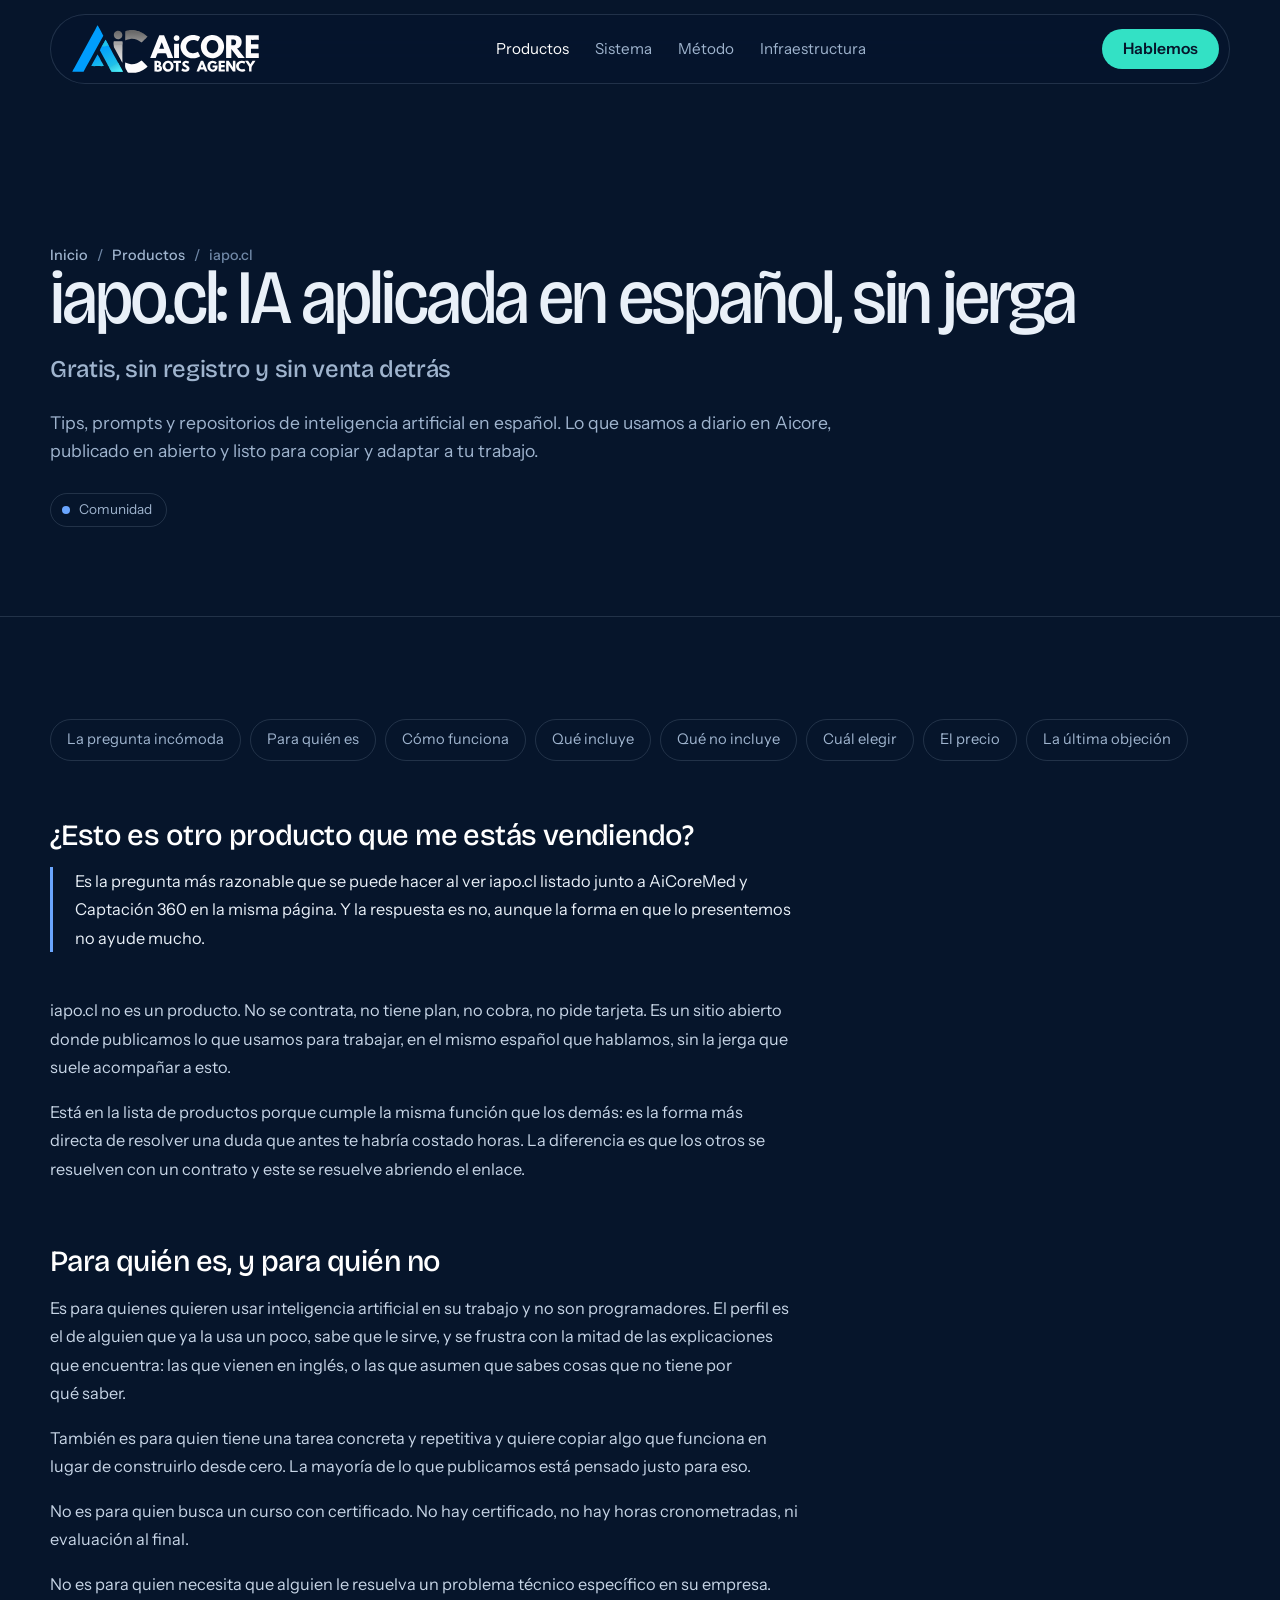
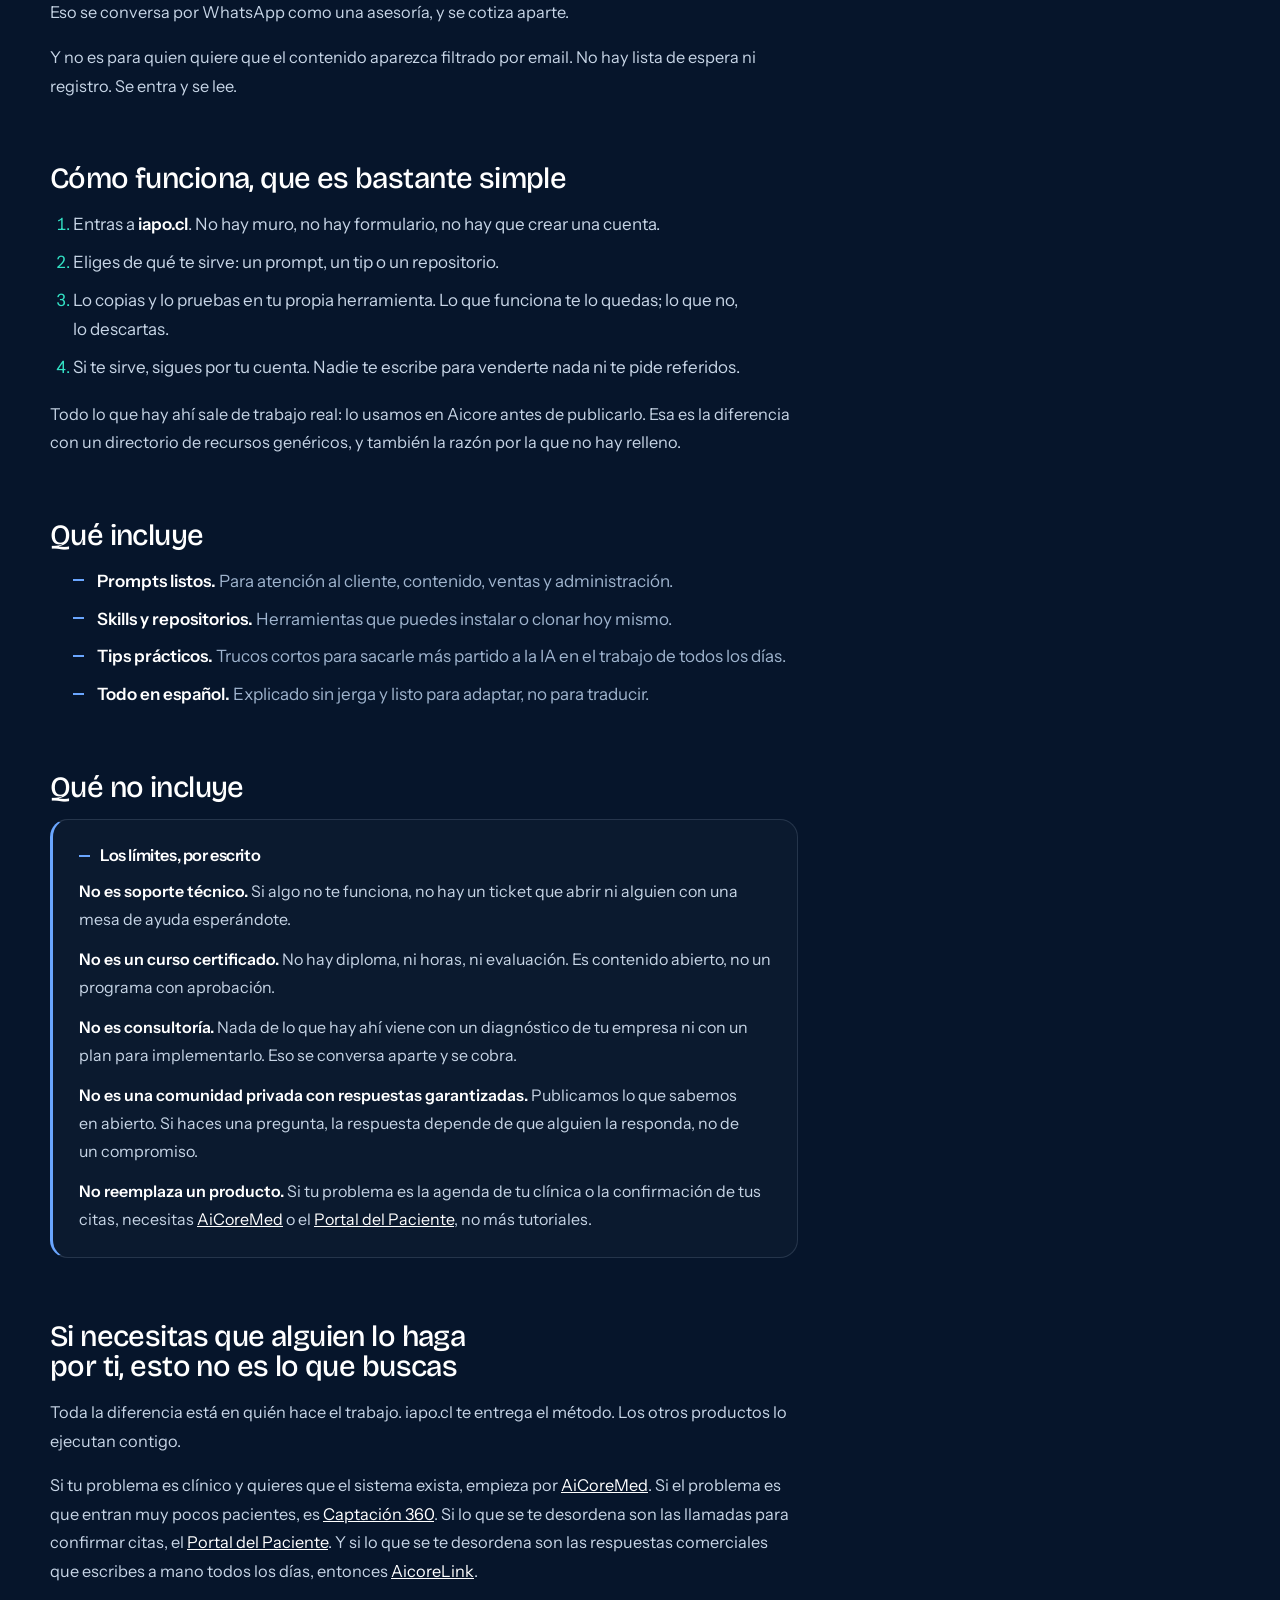
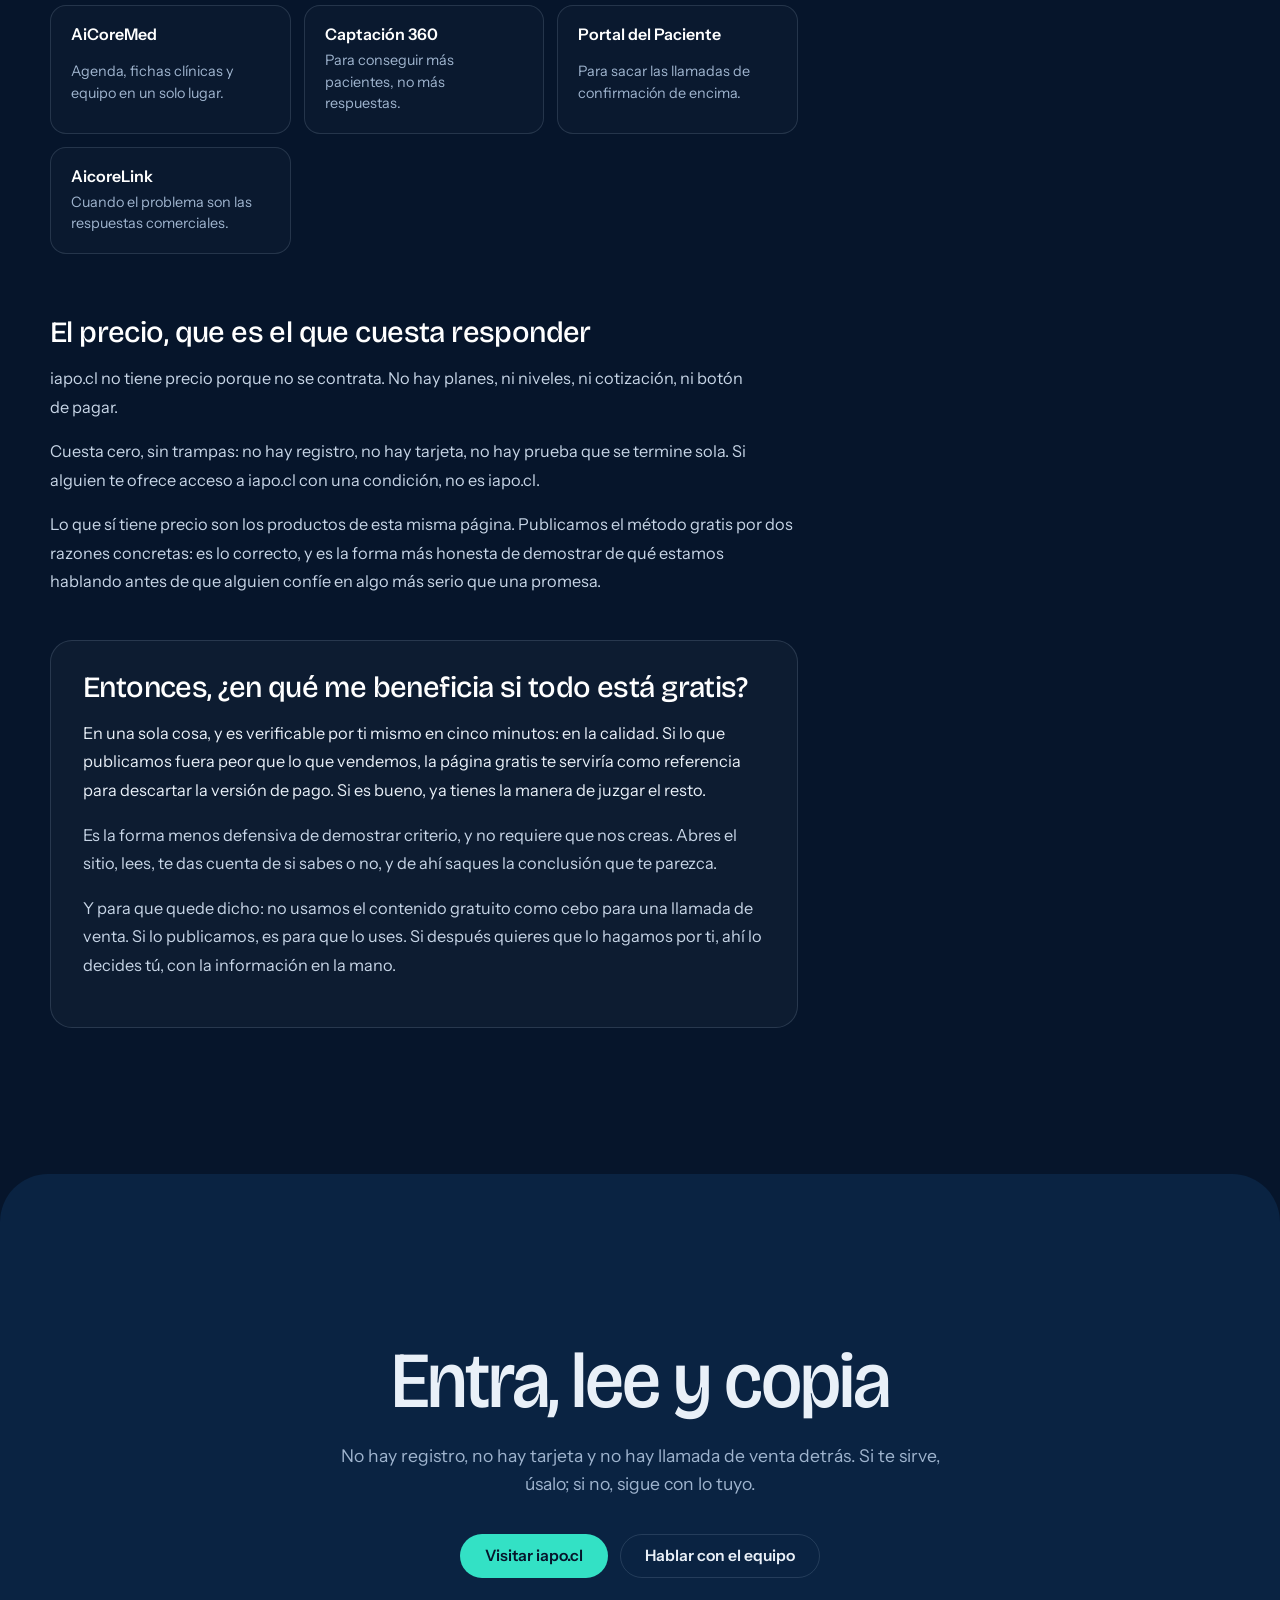
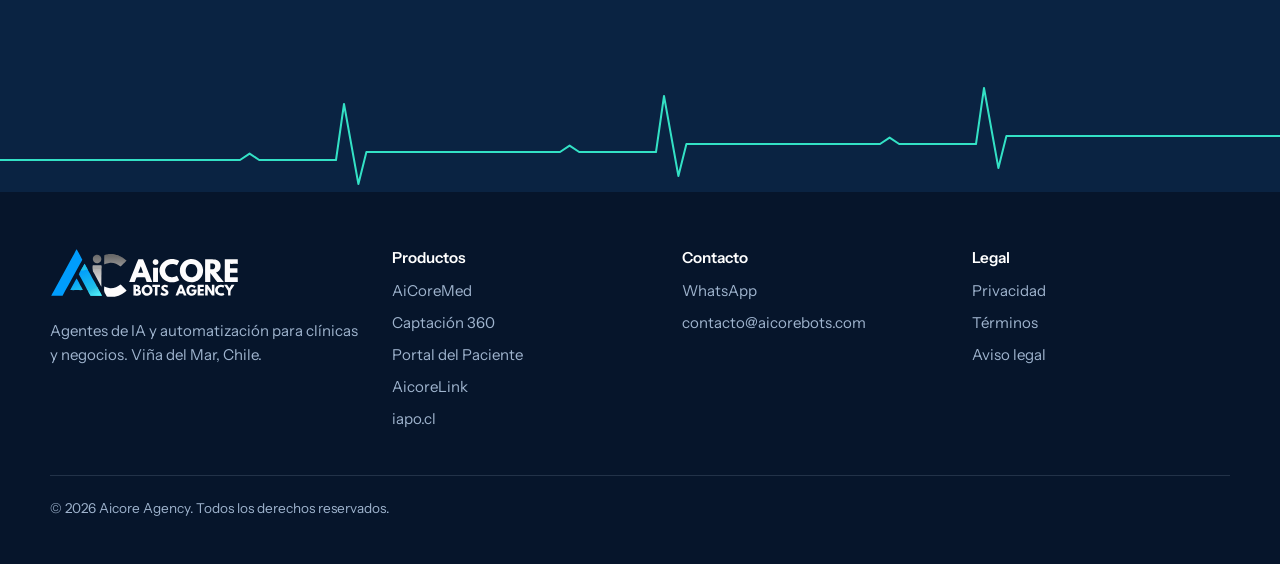
<file: productos/iapo/index.html>
<!doctype html>
<html lang="es-CL">
<head>
<meta charset="utf-8">
<meta name="viewport" content="width=device-width,initial-scale=1,viewport-fit=cover">
<title>iapo.cl: IA aplicada en español para copiar y adaptar | Aicore Agency</title>
<meta name="description" content="Tips, prompts y repositorios de IA en español, explicados sin jerga y listos para copiar y adaptar a tu trabajo. Gratis, sin registro y sin venta detrás.">
<meta name="theme-color" content="#0A2342">
<meta property="og:type" content="website">
<meta property="og:title" content="iapo.cl: IA aplicada en español, sin jerga">
<meta property="og:description" content="Lo que usamos a diario en Aicore, publicado en abierto. Se entra, se lee y se copia. No hay nada que contratar detrás.">
<meta property="og:url" content="https://aicorebots.com/productos/iapo/">
<meta name="twitter:card" content="summary_large_image">
<link rel="canonical" href="https://aicorebots.com/productos/iapo/">
<link rel="icon" type="image/svg+xml" href="../../assets/favicon.svg">
<meta property="og:image" content="https://aicorebots.com/assets/og-iapo.png">
<meta property="og:image:width" content="1200">
<meta property="og:image:height" content="630">
<meta name="twitter:image" content="https://aicorebots.com/assets/og-iapo.png">
<link rel="preconnect" href="https://fonts.googleapis.com">
<link rel="preconnect" href="https://fonts.gstatic.com" crossorigin>
<link href="https://fonts.googleapis.com/css2?family=Bricolage+Grotesque:opsz,wdth,wght@12..96,75..100,200..800&family=Instrument+Sans:wght@400;500;600&family=JetBrains+Mono:wght@400;500&display=swap" rel="stylesheet">
<script>document.documentElement.classList.add('js')</script>
<link rel="stylesheet" href="../../assets/site.css">
<link rel="stylesheet" href="../../assets/productos.css">
<link rel="stylesheet" href="../../assets/producto.css">
<script type="application/ld+json">
{"@context": "https://schema.org", "@graph": [{"@type": "WebSite", "@id": "https://aicorebots.com/#website", "url": "https://aicorebots.com", "name": "Aicore Agency", "inLanguage": "es-CL"}, {"@type": "Organization", "@id": "https://aicorebots.com/#org", "name": "Aicore Agency", "url": "https://aicorebots.com", "logo": {"@type": "ImageObject", "url": "https://aicorebots.com/assets/logo.svg", "width": 1467, "height": 389, "caption": "aicorebots"}, "description": "Agentes de IA y automatización para clínicas y negocios que atienden por WhatsApp.", "telephone": "+56 9 7568 0702", "email": "contacto@aicorebots.com", "areaServed": "Viña del Mar, Valparaiso Region, Chile", "address": {"@type": "PostalAddress", "streetAddress": "1 Oriente 714", "addressLocality": "Viña del Mar", "addressCountry": "CL"}, "foundingDate": "2025", "sameAs": ["https://iapo.cl"]}, {"@type": "Service", "@id": "https://aicorebots.com/#svc-iapo", "name": "iapo.cl", "serviceType": "Comunidad y contenido sobre IA aplicada", "description": "Tips, prompts y repositorios de inteligencia artificial en español, explicados sin jerga y listos para copiar y adaptar al trabajo de cada quien. El acceso es abierto y gratuito: no hay nada que contratar ni registro obligatorio.", "url": "https://iapo.cl", "provider": {"@id": "https://aicorebots.com/#org"}, "areaServed": {"@type": "Country", "name": "Chile"}, "audience": {"@type": "Audience", "audienceType": "Personas y negocios que quieren usar IA en su trabajo sin ser programadores"}, "mainEntity": {"@id": "https://aicorebots.com/productos/iapo/"}, "inLanguage": "es-CL"}, {"@type": "WebPage", "@id": "https://aicorebots.com/productos/iapo/", "url": "https://aicorebots.com/productos/iapo/", "name": "iapo.cl: IA aplicada en español para copiar y adaptar | Aicore Agency", "isPartOf": {"@id": "https://aicorebots.com/#website"}, "inLanguage": "es-CL", "breadcrumb": {"@id": "https://aicorebots.com/productos/iapo/#breadcrumb"}, "mainEntity": {"@id": "https://aicorebots.com/#svc-iapo"}}, {"@type": "BreadcrumbList", "@id": "https://aicorebots.com/productos/iapo/#breadcrumb", "itemListElement": [{"@type": "ListItem", "position": 1, "name": "Inicio", "item": "https://aicorebots.com/"}, {"@type": "ListItem", "position": 2, "name": "Productos", "item": "https://aicorebots.com/productos/"}, {"@type": "ListItem", "position": 3, "name": "iapo.cl", "item": "https://aicorebots.com/productos/iapo/"}]}]}
</script>
</head>
<body class="page-iapo">
<div class="prog" id="prog" aria-hidden="true"></div>

<header class="nav">
  <div class="bar">
    <a class="brand" href="../../" aria-label="Aicore Agency, inicio">
      <img class="brand-img" src="../../assets/logo.svg" alt="Aicore Agency" width="1514" height="778">
    </a>
    <nav class="links" aria-label="Principal">
      <a href="../" style="color:#fff">Productos</a>
      <a href="../../#sistema">Sistema</a>
      <a href="../../#metodo">Método</a>
      <a href="../../#infraestructura">Infraestructura</a>
    </nav>
    <a class="btn p mag" href="#contacto">Hablemos</a>
  </div>
</header>

<main>
<section class="phead" id="top">
  <div class="wrap">
    <nav class="crumbs" aria-label="Ruta"><a href="../../">Inicio</a><i>/</i><a href="../">Productos</a><i>/</i><span>iapo.cl</span></nav>
    <h1>iapo.cl: IA aplicada en español, sin jerga</h1>
    <p class="h1-sub">Gratis, sin registro y sin venta detrás</p>
    <p class="sub">Tips, prompts y repositorios de inteligencia artificial en español. Lo que usamos a diario en Aicore, publicado en abierto y listo para copiar y adaptar a tu trabajo.</p>
    <span class="st">Comunidad</span>
  </div>
</section>

<section class="doc">
  <div class="wrap">
    <nav class="sidx" aria-label="En esta página">
      <a href="#problema">La pregunta incómoda</a>
      <a href="#para-quien">Para quién es</a>
      <a href="#como-funciona">Cómo funciona</a>
      <a href="#incluye">Qué incluye</a>
      <a href="#no-incluye">Qué no incluye</a>
      <a href="#cual-elegir">Cuál elegir</a>
      <a href="#precio">El precio</a>
      <a href="#objecion">La última objeción</a>
    </nav>

    <div class="prose">
      <h2 id="problema">¿Esto es otro producto que me estás vendiendo?</h2>

      <p class="abre">Es la pregunta más razonable que se puede hacer al ver iapo.cl listado junto a AiCoreMed y Captación 360 en la misma página. Y la respuesta es no, aunque la forma en que lo presentemos no ayude mucho.</p>

      <p>iapo.cl no es un producto. No se contrata, no tiene plan, no cobra, no pide tarjeta. Es un sitio abierto donde publicamos lo que usamos para trabajar, en el mismo español que hablamos, sin la jerga que suele acompañar a esto.</p>

      <p>Está en la lista de productos porque cumple la misma función que los demás: es la forma más directa de resolver una duda que antes te habría costado horas. La diferencia es que los otros se resuelven con un contrato y este se resuelve abriendo el enlace.</p>

      <h2 id="para-quien">Para quién es, y para quién no</h2>

      <p>Es para quienes quieren usar inteligencia artificial en su trabajo y no son programadores. El perfil es el de alguien que ya la usa un poco, sabe que le sirve, y se frustra con la mitad de las explicaciones que encuentra: las que vienen en inglés, o las que asumen que sabes cosas que no tiene por qué saber.</p>

      <p>También es para quien tiene una tarea concreta y repetitiva y quiere copiar algo que funciona en lugar de construirlo desde cero. La mayoría de lo que publicamos está pensado justo para eso.</p>

      <p>No es para quien busca un curso con certificado. No hay certificado, no hay horas cronometradas, ni evaluación al final.</p>

      <p>No es para quien necesita que alguien le resuelva un problema técnico específico en su empresa. Eso se conversa por WhatsApp como una asesoría, y se cotiza aparte.</p>

      <p>Y no es para quien quiere que el contenido aparezca filtrado por email. No hay lista de espera ni registro. Se entra y se lee.</p>

      <h2 id="como-funciona">Cómo funciona, que es bastante simple</h2>

      <ol>
        <li>Entras a <strong>iapo.cl</strong>. No hay muro, no hay formulario, no hay que crear una cuenta.</li>
        <li>Eliges de qué te sirve: un prompt, un tip o un repositorio.</li>
        <li>Lo copias y lo pruebas en tu propia herramienta. Lo que funciona te lo quedas; lo que no, lo descartas.</li>
        <li>Si te sirve, sigues por tu cuenta. Nadie te escribe para venderte nada ni te pide referidos.</li>
      </ol>

      <p>Todo lo que hay ahí sale de trabajo real: lo usamos en Aicore antes de publicarlo. Esa es la diferencia con un directorio de recursos genéricos, y también la razón por la que no hay relleno.</p>

      <h2 id="incluye">Qué incluye</h2>

      <ul class="feat">
        <li><strong>Prompts listos.</strong> <span>Para atención al cliente, contenido, ventas y administración.</span></li>
        <li><strong>Skills y repositorios.</strong> <span>Herramientas que puedes instalar o clonar hoy mismo.</span></li>
        <li><strong>Tips prácticos.</strong> <span>Trucos cortos para sacarle más partido a la IA en el trabajo de todos los días.</span></li>
        <li><strong>Todo en español.</strong> <span>Explicado sin jerga y listo para adaptar, no para traducir.</span></li>
      </ul>

      <h2 id="no-incluye">Qué no incluye</h2>

      <div class="limites">
        <h3>Los límites, por escrito</h3>
        <p><strong>No es soporte técnico.</strong> Si algo no te funciona, no hay un ticket que abrir ni alguien con una mesa de ayuda esperándote.</p>
        <p><strong>No es un curso certificado.</strong> No hay diploma, ni horas, ni evaluación. Es contenido abierto, no un programa con aprobación.</p>
        <p><strong>No es consultoría.</strong> Nada de lo que hay ahí viene con un diagnóstico de tu empresa ni con un plan para implementarlo. Eso se conversa aparte y se cobra.</p>
        <p><strong>No es una comunidad privada con respuestas garantizadas.</strong> Publicamos lo que sabemos en abierto. Si haces una pregunta, la respuesta depende de que alguien la responda, no de un compromiso.</p>
        <p><strong>No reemplaza un producto.</strong> Si tu problema es la agenda de tu clínica o la confirmación de tus citas, necesitas <a href="../aicoremed/">AiCoreMed</a> o el <a href="../portal-paciente/">Portal del Paciente</a>, no más tutoriales.</p>
      </div>

      <h2 id="cual-elegir">Si necesitas que alguien lo haga por ti, esto no es lo que buscas</h2>

      <p>Toda la diferencia está en quién hace el trabajo. iapo.cl te entrega el método. Los otros productos lo ejecutan contigo.</p>

      <p>Si tu problema es clínico y quieres que el sistema exista, empieza por <a href="../aicoremed/">AiCoreMed</a>. Si el problema es que entran muy pocos pacientes, es <a href="../captacion-360/">Captación 360</a>. Si lo que se te desordena son las llamadas para confirmar citas, el <a href="../portal-paciente/">Portal del Paciente</a>. Y si lo que se te desordena son las respuestas comerciales que escribes a mano todos los días, entonces <a href="../aicorelink/">AicoreLink</a>.</p>

      <div class="sibs">
        <a href="../aicoremed/"><b>AiCoreMed</b><span>Agenda, fichas clínicas y equipo en un solo lugar.</span></a>
        <a href="../captacion-360/"><b>Captación 360</b><span>Para conseguir más pacientes, no más respuestas.</span></a>
        <a href="../portal-paciente/"><b>Portal del Paciente</b><span>Para sacar las llamadas de confirmación de encima.</span></a>
        <a href="../aicorelink/"><b>AicoreLink</b><span>Cuando el problema son las respuestas comerciales.</span></a>
      </div>

      <h2 id="precio">El precio, que es el que cuesta responder</h2>

      <p>iapo.cl no tiene precio porque no se contrata. No hay planes, ni niveles, ni cotización, ni botón de pagar.</p>

      <p>Cuesta cero, sin trampas: no hay registro, no hay tarjeta, no hay prueba que se termine sola. Si alguien te ofrece acceso a iapo.cl con una condición, no es iapo.cl.</p>

      <p>Lo que sí tiene precio son los productos de esta misma página. Publicamos el método gratis por dos razones concretas: es lo correcto, y es la forma más honesta de demostrar de qué estamos hablando antes de que alguien confíe en algo más serio que una promesa.</p>

      <div class="objecion" id="objecion">
        <h2>Entonces, ¿en qué me beneficia si todo está gratis?</h2>
        <p>En una sola cosa, y es verificable por ti mismo en cinco minutos: en la calidad. Si lo que publicamos fuera peor que lo que vendemos, la página gratis te serviría como referencia para descartar la versión de pago. Si es bueno, ya tienes la manera de juzgar el resto.</p>
        <p>Es la forma menos defensiva de demostrar criterio, y no requiere que nos creas. Abres el sitio, lees, te das cuenta de si sabes o no, y de ahí saques la conclusión que te parezca.</p>
        <p>Y para que quede dicho: no usamos el contenido gratuito como cebo para una llamada de venta. Si lo publicamos, es para que lo uses. Si después quieres que lo hagamos por ti, ahí lo decides tú, con la información en la mano.</p>
      </div>
    </div>
  </div>
</section>

<section class="cta sheet" id="contacto">
  <div class="wrap">
    <h2>Entra, lee y copia</h2>
    <p class="sub">No hay registro, no hay tarjeta y no hay llamada de venta detrás. Si te sirve, úsalo; si no, sigue con lo tuyo.</p>
    <div class="actions">
      <a class="btn p mag" href="https://iapo.cl" rel="noopener">Visitar iapo.cl</a>
      <a class="btn g mag" href="https://wa.me/56975680702" rel="noopener">Hablar con el equipo</a>
    </div>
  </div>
  <svg class="cta-line" id="cta-line" viewBox="0 0 1600 140" preserveAspectRatio="none" aria-hidden="true"><path pathLength="1" d="M0 100H300l12-8 12 8H420l10-70 18 100 10-40H700l12-8 12 8H820l10-70 18 100 10-40H1100l12-8 12 8H1220l10-70 18 100 10-40H1600"/></svg>
</section>
</main>

<footer>
  <div class="wrap">
    <div class="foot-in">
      <div>
        <a class="brand" href="../../" style="color:#fff"><img class="brand-img" src="../../assets/logo.svg" alt="Aicore Agency" width="1514" height="778"></a>
        <p style="margin-top:14px;max-width:24em">Agentes de IA y automatización para clínicas y negocios. Viña del Mar, Chile.</p>
      </div>
      <div><h4>Productos</h4><ul>
        <li><a href="../aicoremed/">AiCoreMed</a></li>
        <li><a href="../captacion-360/">Captación 360</a></li>
        <li><a href="../portal-paciente/">Portal del Paciente</a></li>
        <li><a href="../aicorelink/">AicoreLink</a></li>
        <li><a href="./">iapo.cl</a></li>
      </ul></div>
      <div><h4>Contacto</h4><ul>
        <li><a href="https://wa.me/56975680702" rel="noopener">WhatsApp</a></li>
        <li><a href="mailto:contacto@aicorebots.com">contacto@aicorebots.com</a></li>
      </ul></div>
      <div><h4>Legal</h4><ul>
        <li><a href="../../privacidad/">Privacidad</a></li>
        <li><a href="../../terminos/">Términos</a></li>
        <li><a href="../../aviso-legal/">Aviso legal</a></li>
      </ul></div>
    </div>
    <p class="legal">© 2026 Aicore Agency. Todos los derechos reservados.</p>
  </div>
</footer>

<script src="../../assets/site.js" defer></script>
</body>
</html>
</file>
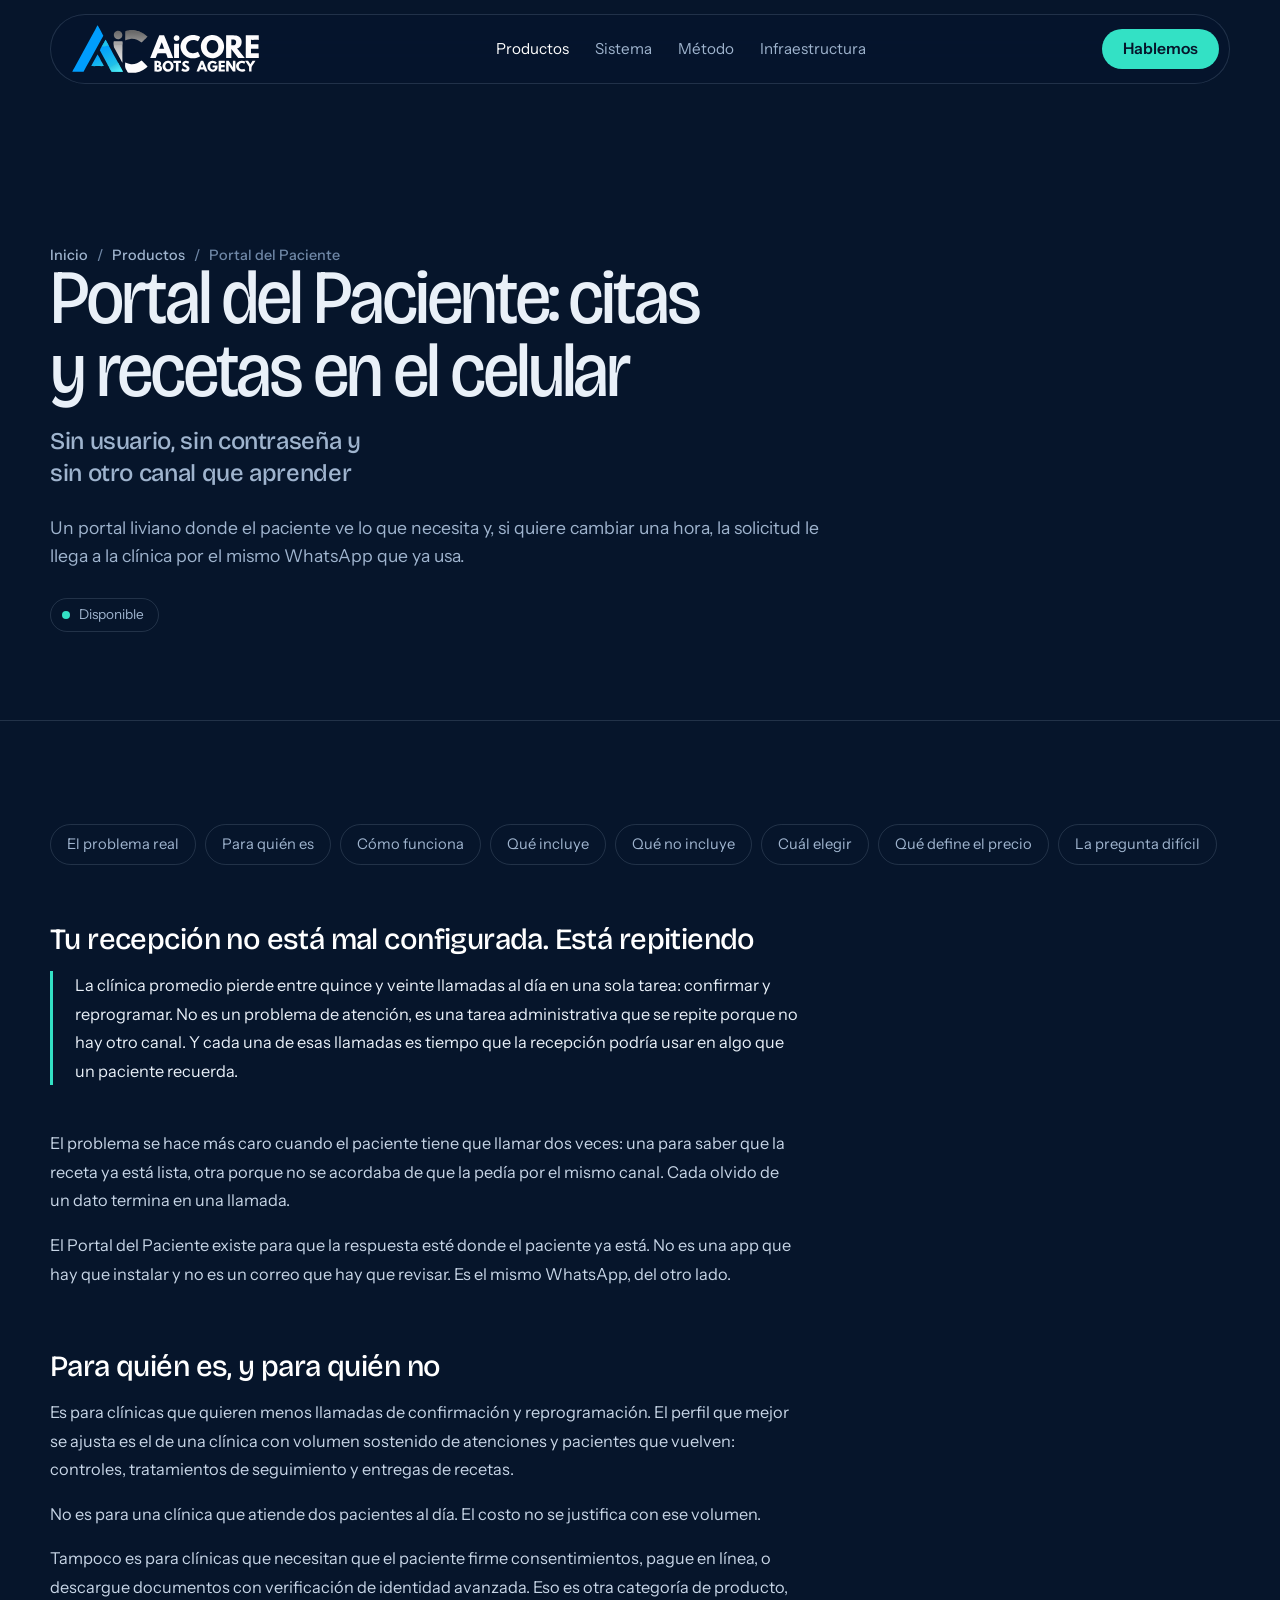
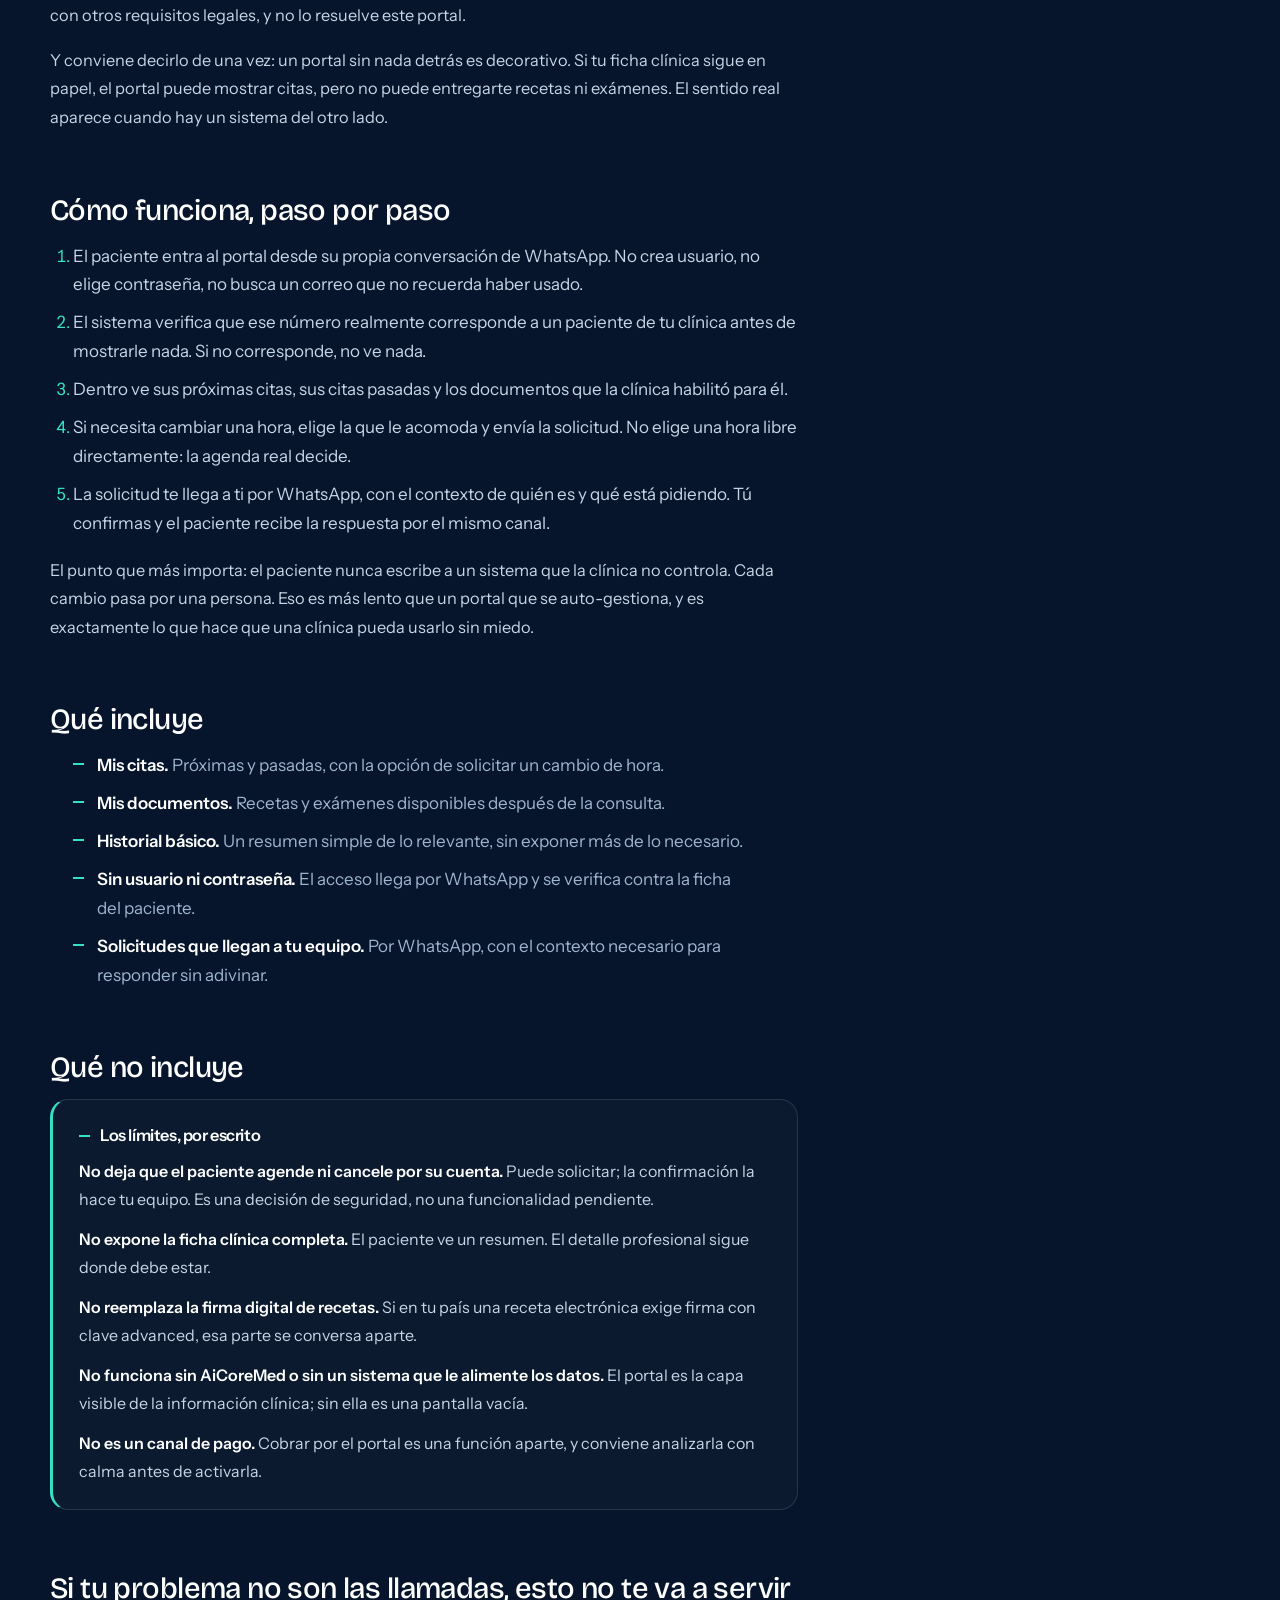
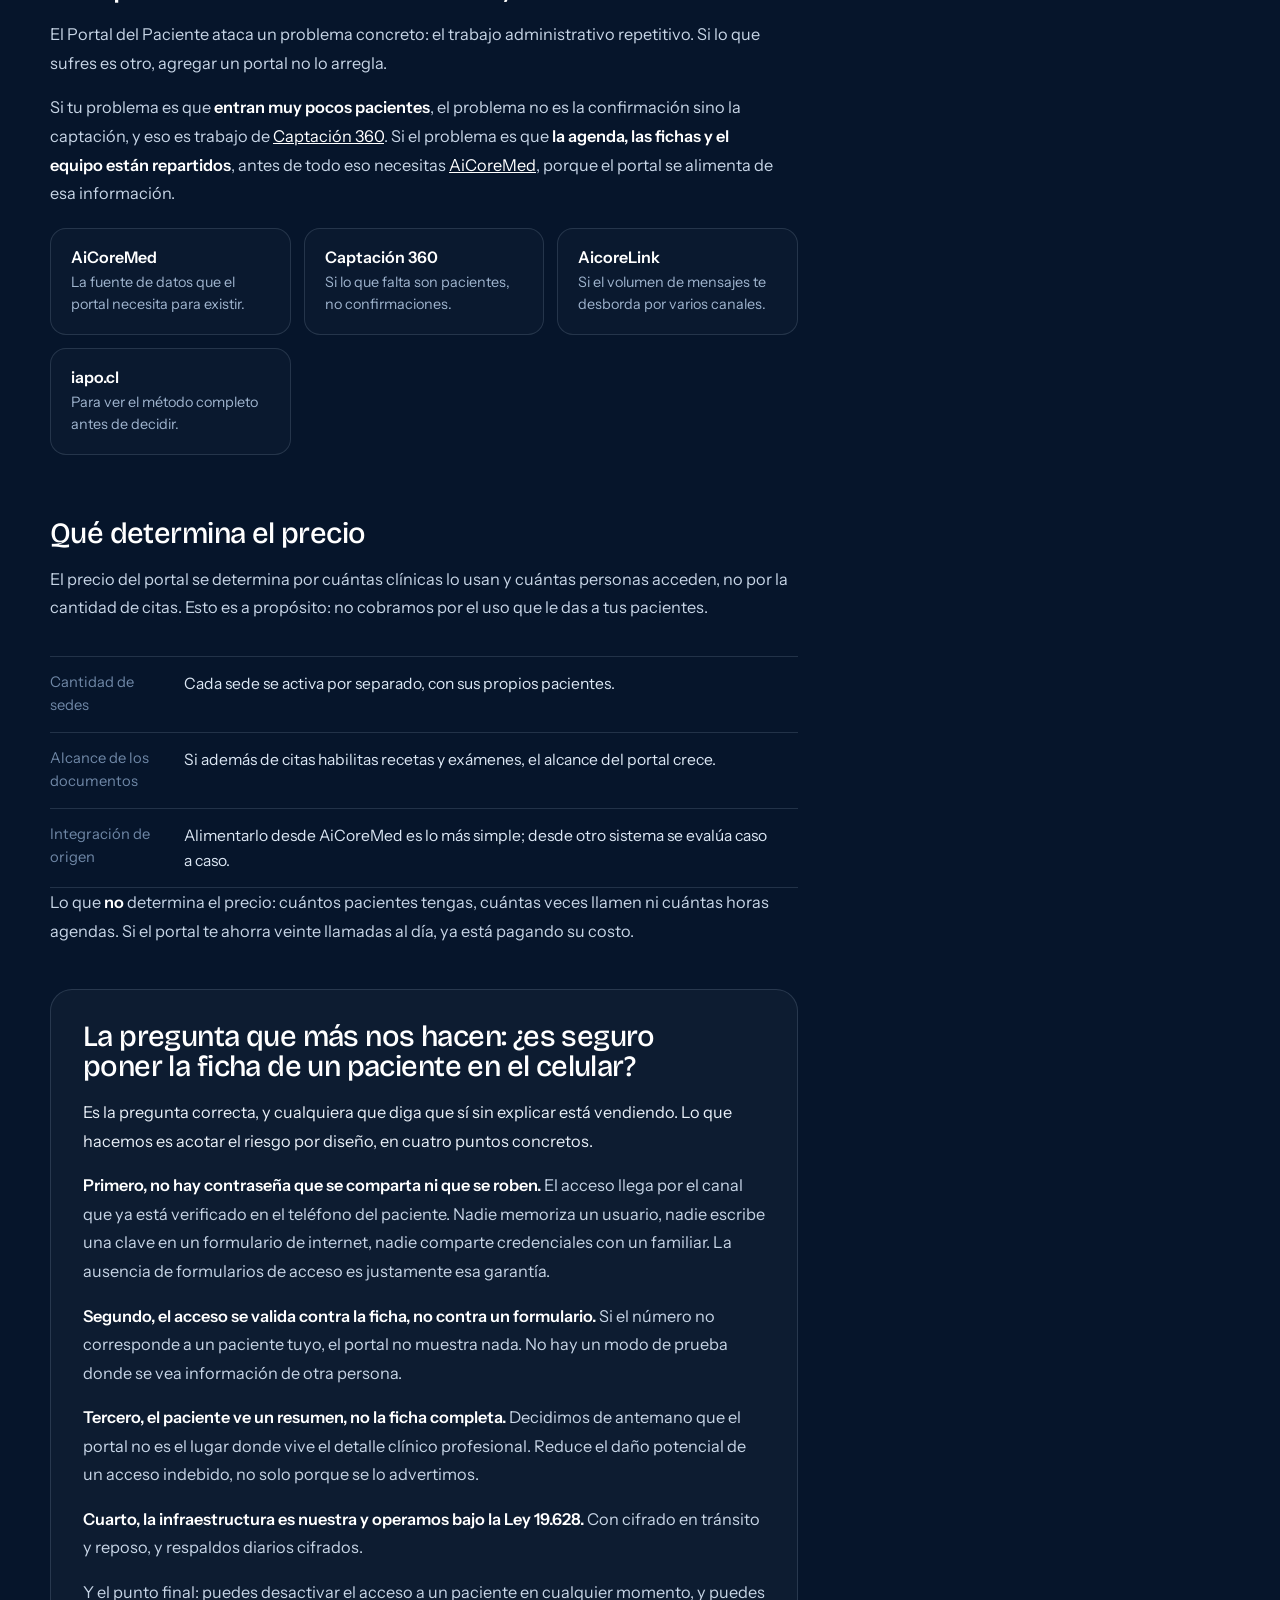
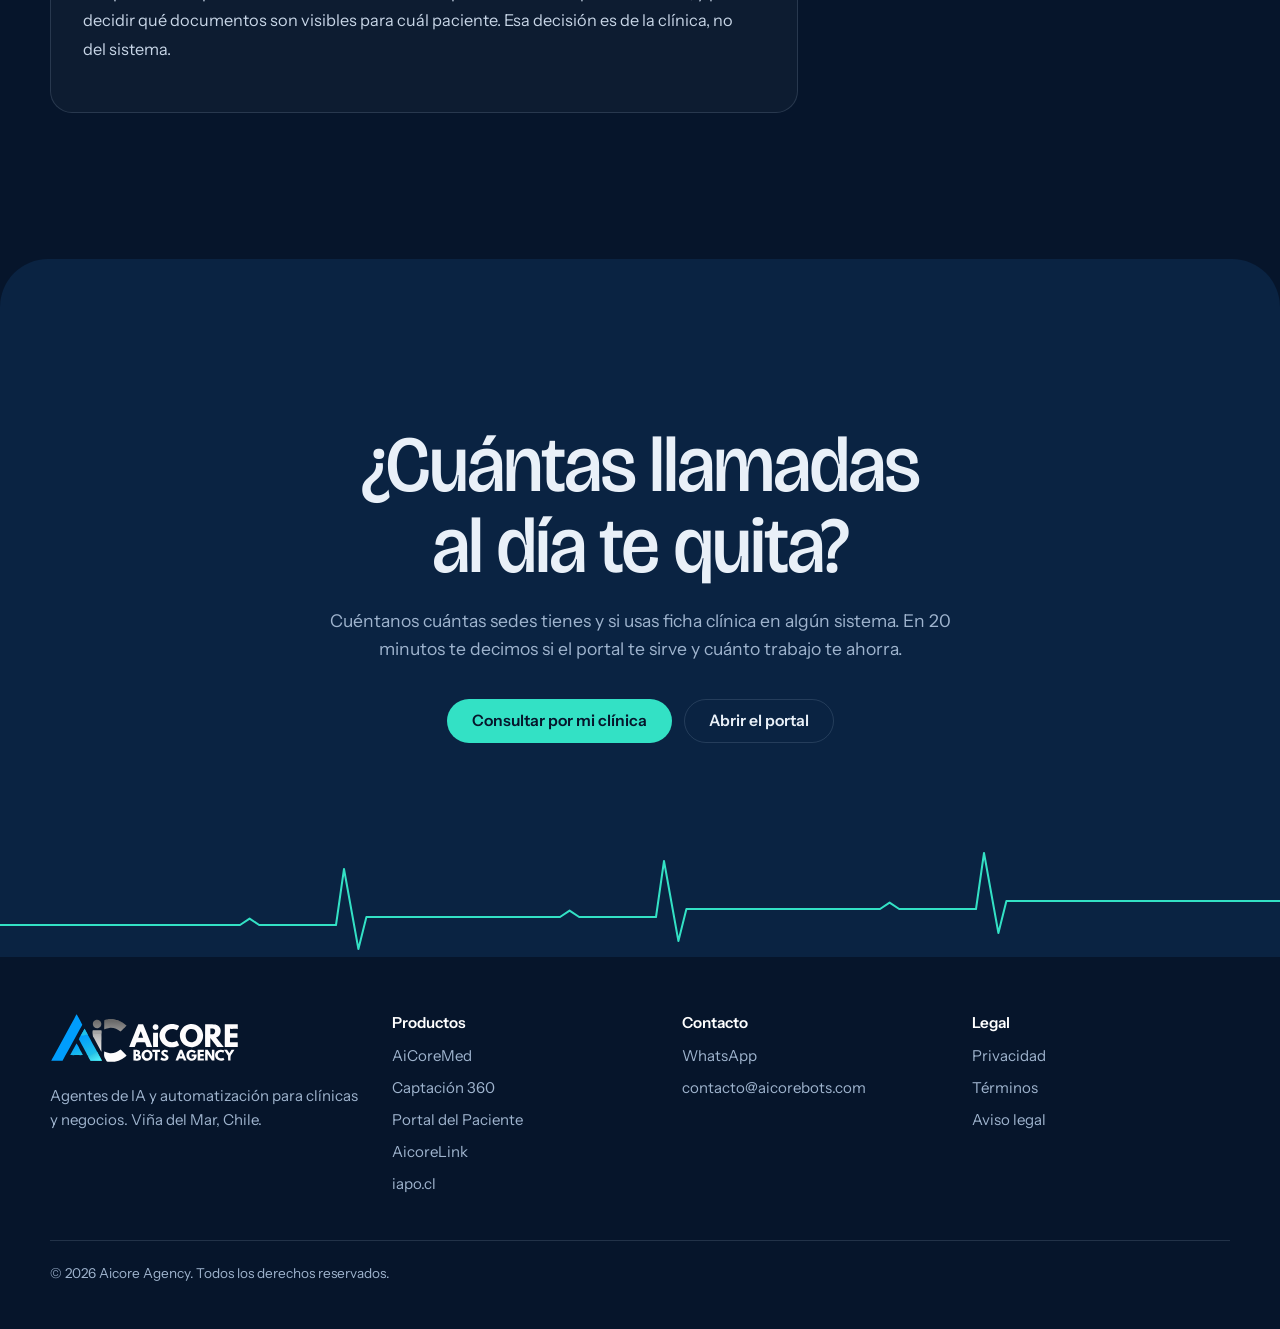
<file: productos/portal-paciente/index.html>
<!doctype html>
<html lang="es-CL">
<head>
<meta charset="utf-8">
<meta name="viewport" content="width=device-width,initial-scale=1,viewport-fit=cover">
<title>Portal del Paciente: citas y recetas por WhatsApp | Aicore Agency</title>
<meta name="description" content="Portal del paciente con citas, recetas y exámenes en el celular, y acceso por WhatsApp sin usuario ni contraseña. Menos llamadas para confirmar y reprogramar.">
<meta name="theme-color" content="#0A2342">
<meta property="og:type" content="website">
<meta property="og:title" content="Portal del Paciente: citas y recetas en el celular">
<meta property="og:description" content="Un portal liviano y sin contraseñas. El paciente entra desde WhatsApp y la solicitud le llega a la clínica por el mismo canal.">
<meta property="og:url" content="https://aicorebots.com/productos/portal-paciente/">
<meta name="twitter:card" content="summary_large_image">
<link rel="canonical" href="https://aicorebots.com/productos/portal-paciente/">
<link rel="icon" type="image/svg+xml" href="../../assets/favicon.svg">
<meta property="og:image" content="https://aicorebots.com/assets/og-portal-paciente.png">
<meta property="og:image:width" content="1200">
<meta property="og:image:height" content="630">
<meta name="twitter:image" content="https://aicorebots.com/assets/og-portal-paciente.png">
<link rel="preconnect" href="https://fonts.googleapis.com">
<link rel="preconnect" href="https://fonts.gstatic.com" crossorigin>
<link href="https://fonts.googleapis.com/css2?family=Bricolage+Grotesque:opsz,wdth,wght@12..96,75..100,200..800&family=Instrument+Sans:wght@400;500;600&family=JetBrains+Mono:wght@400;500&display=swap" rel="stylesheet">
<script>document.documentElement.classList.add('js')</script>
<link rel="stylesheet" href="../../assets/site.css">
<link rel="stylesheet" href="../../assets/productos.css">
<link rel="stylesheet" href="../../assets/producto.css">
<script type="application/ld+json">
{"@context": "https://schema.org", "@graph": [{"@type": "WebSite", "@id": "https://aicorebots.com/#website", "url": "https://aicorebots.com", "name": "Aicore Agency", "inLanguage": "es-CL"}, {"@type": "Organization", "@id": "https://aicorebots.com/#org", "name": "Aicore Agency", "url": "https://aicorebots.com", "logo": {"@type": "ImageObject", "url": "https://aicorebots.com/assets/logo.svg", "width": 1467, "height": 389, "caption": "aicorebots"}, "description": "Agentes de IA y automatización para clínicas y negocios que atienden por WhatsApp.", "telephone": "+56 9 7568 0702", "email": "contacto@aicorebots.com", "areaServed": "Viña del Mar, Valparaiso Region, Chile", "address": {"@type": "PostalAddress", "streetAddress": "1 Oriente 714", "addressLocality": "Viña del Mar", "addressCountry": "CL"}, "foundingDate": "2025", "sameAs": ["https://iapo.cl"]}, {"@type": "Service", "@id": "https://aicorebots.com/#svc-portal", "name": "Portal del Paciente", "serviceType": "Portal de pacientes accesible por WhatsApp", "description": "Portal liviano y sin contraseñas donde el paciente ve sus citas, recetas y exámenes desde el celular. El acceso llega por WhatsApp y la solicitud de cambio de hora vuelve a la clínica por el mismo canal.", "url": "https://consultorio.aicorebots.com/portal", "provider": {"@id": "https://aicorebots.com/#org"}, "areaServed": {"@type": "Country", "name": "Chile"}, "audience": {"@type": "MedicalAudience", "audienceType": "Clínicas que quieren reducir las llamadas de confirmación y reprogramación"}, "mainEntity": {"@id": "https://aicorebots.com/productos/portal-paciente/"}, "inLanguage": "es-CL"}, {"@type": "WebPage", "@id": "https://aicorebots.com/productos/portal-paciente/", "url": "https://aicorebots.com/productos/portal-paciente/", "name": "Portal del Paciente: citas y recetas por WhatsApp | Aicore Agency", "isPartOf": {"@id": "https://aicorebots.com/#website"}, "inLanguage": "es-CL", "breadcrumb": {"@id": "https://aicorebots.com/productos/portal-paciente/#breadcrumb"}, "mainEntity": {"@id": "https://aicorebots.com/#svc-portal"}}, {"@type": "BreadcrumbList", "@id": "https://aicorebots.com/productos/portal-paciente/#breadcrumb", "itemListElement": [{"@type": "ListItem", "position": 1, "name": "Inicio", "item": "https://aicorebots.com/"}, {"@type": "ListItem", "position": 2, "name": "Productos", "item": "https://aicorebots.com/productos/"}, {"@type": "ListItem", "position": 3, "name": "Portal del Paciente", "item": "https://aicorebots.com/productos/portal-paciente/"}]}]}
</script>
</head>
<body class="page-portal-paciente">
<div class="prog" id="prog" aria-hidden="true"></div>

<header class="nav">
  <div class="bar">
    <a class="brand" href="../../" aria-label="Aicore Agency, inicio">
      <img class="brand-img" src="../../assets/logo.svg" alt="Aicore Agency" width="1514" height="778">
    </a>
    <nav class="links" aria-label="Principal">
      <a href="../" style="color:#fff">Productos</a>
      <a href="../../#sistema">Sistema</a>
      <a href="../../#metodo">Método</a>
      <a href="../../#infraestructura">Infraestructura</a>
    </nav>
    <a class="btn p mag" href="#contacto">Hablemos</a>
  </div>
</header>

<main>
<section class="phead" id="top">
  <div class="wrap">
    <nav class="crumbs" aria-label="Ruta"><a href="../../">Inicio</a><i>/</i><a href="../">Productos</a><i>/</i><span>Portal del Paciente</span></nav>
    <h1>Portal del Paciente: citas y recetas en el celular</h1>
    <p class="h1-sub">Sin usuario, sin contraseña y sin otro canal que aprender</p>
    <p class="sub">Un portal liviano donde el paciente ve lo que necesita y, si quiere cambiar una hora, la solicitud le llega a la clínica por el mismo WhatsApp que ya usa.</p>
    <span class="st">Disponible</span>
  </div>
</section>

<section class="doc">
  <div class="wrap">
    <nav class="sidx" aria-label="En esta página">
      <a href="#problema">El problema real</a>
      <a href="#para-quien">Para quién es</a>
      <a href="#como-funciona">Cómo funciona</a>
      <a href="#incluye">Qué incluye</a>
      <a href="#no-incluye">Qué no incluye</a>
      <a href="#cual-elegir">Cuál elegir</a>
      <a href="#precio">Qué define el precio</a>
      <a href="#objecion">La pregunta difícil</a>
    </nav>

    <div class="prose">
      <h2 id="problema">Tu recepción no está mal configurada. Está repitiendo</h2>

      <p class="abre">La clínica promedio pierde entre quince y veinte llamadas al día en una sola tarea: confirmar y reprogramar. No es un problema de atención, es una tarea administrativa que se repite porque no hay otro canal. Y cada una de esas llamadas es tiempo que la recepción podría usar en algo que un paciente recuerda.</p>

      <p>El problema se hace más caro cuando el paciente tiene que llamar dos veces: una para saber que la receta ya está lista, otra porque no se acordaba de que la pedía por el mismo canal. Cada olvido de un dato termina en una llamada.</p>

      <p>El Portal del Paciente existe para que la respuesta esté donde el paciente ya está. No es una app que hay que instalar y no es un correo que hay que revisar. Es el mismo WhatsApp, del otro lado.</p>

      <h2 id="para-quien">Para quién es, y para quién no</h2>

      <p>Es para clínicas que quieren menos llamadas de confirmación y reprogramación. El perfil que mejor se ajusta es el de una clínica con volumen sostenido de atenciones y pacientes que vuelven: controles, tratamientos de seguimiento y entregas de recetas.</p>

      <p>No es para una clínica que atiende dos pacientes al día. El costo no se justifica con ese volumen.</p>

      <p>Tampoco es para clínicas que necesitan que el paciente firme consentimientos, pague en línea, o descargue documentos con verificación de identidad avanzada. Eso es otra categoría de producto, con otros requisitos legales, y no lo resuelve este portal.</p>

      <p>Y conviene decirlo de una vez: un portal sin nada detrás es decorativo. Si tu ficha clínica sigue en papel, el portal puede mostrar citas, pero no puede entregarte recetas ni exámenes. El sentido real aparece cuando hay un sistema del otro lado.</p>

      <h2 id="como-funciona">Cómo funciona, paso por paso</h2>

      <ol>
        <li>El paciente entra al portal desde su propia conversación de WhatsApp. No crea usuario, no elige contraseña, no busca un correo que no recuerda haber usado.</li>
        <li>El sistema verifica que ese número realmente corresponde a un paciente de tu clínica antes de mostrarle nada. Si no corresponde, no ve nada.</li>
        <li>Dentro ve sus próximas citas, sus citas pasadas y los documentos que la clínica habilitó para él.</li>
        <li>Si necesita cambiar una hora, elige la que le acomoda y envía la solicitud. No elige una hora libre directamente: la agenda real decide.</li>
        <li>La solicitud te llega a ti por WhatsApp, con el contexto de quién es y qué está pidiendo. Tú confirmas y el paciente recibe la respuesta por el mismo canal.</li>
      </ol>

      <p>El punto que más importa: el paciente nunca escribe a un sistema que la clínica no controla. Cada cambio pasa por una persona. Eso es más lento que un portal que se auto-gestiona, y es exactamente lo que hace que una clínica pueda usarlo sin miedo.</p>

      <h2 id="incluye">Qué incluye</h2>

      <ul class="feat">
        <li><strong>Mis citas.</strong> <span>Próximas y pasadas, con la opción de solicitar un cambio de hora.</span></li>
        <li><strong>Mis documentos.</strong> <span>Recetas y exámenes disponibles después de la consulta.</span></li>
        <li><strong>Historial básico.</strong> <span>Un resumen simple de lo relevante, sin exponer más de lo necesario.</span></li>
        <li><strong>Sin usuario ni contraseña.</strong> <span>El acceso llega por WhatsApp y se verifica contra la ficha del paciente.</span></li>
        <li><strong>Solicitudes que llegan a tu equipo.</strong> <span>Por WhatsApp, con el contexto necesario para responder sin adivinar.</span></li>
      </ul>

      <h2 id="no-incluye">Qué no incluye</h2>

      <div class="limites">
        <h3>Los límites, por escrito</h3>
        <p><strong>No deja que el paciente agende ni cancele por su cuenta.</strong> Puede solicitar; la confirmación la hace tu equipo. Es una decisión de seguridad, no una funcionalidad pendiente.</p>
        <p><strong>No expone la ficha clínica completa.</strong> El paciente ve un resumen. El detalle profesional sigue donde debe estar.</p>
        <p><strong>No reemplaza la firma digital de recetas.</strong> Si en tu país una receta electrónica exige firma con clave advanced, esa parte se conversa aparte.</p>
        <p><strong>No funciona sin AiCoreMed o sin un sistema que le alimente los datos.</strong> El portal es la capa visible de la información clínica; sin ella es una pantalla vacía.</p>
        <p><strong>No es un canal de pago.</strong> Cobrar por el portal es una función aparte, y conviene analizarla con calma antes de activarla.</p>
      </div>

      <h2 id="cual-elegir">Si tu problema no son las llamadas, esto no te va a servir</h2>

      <p>El Portal del Paciente ataca un problema concreto: el trabajo administrativo repetitivo. Si lo que sufres es otro, agregar un portal no lo arregla.</p>

      <p>Si tu problema es que <strong>entran muy pocos pacientes</strong>, el problema no es la confirmación sino la captación, y eso es trabajo de <a href="../captacion-360/">Captación 360</a>. Si el problema es que <strong>la agenda, las fichas y el equipo están repartidos</strong>, antes de todo eso necesitas <a href="../aicoremed/">AiCoreMed</a>, porque el portal se alimenta de esa información.</p>

      <div class="sibs">
        <a href="../aicoremed/"><b>AiCoreMed</b><span>La fuente de datos que el portal necesita para existir.</span></a>
        <a href="../captacion-360/"><b>Captación 360</b><span>Si lo que falta son pacientes, no confirmaciones.</span></a>
        <a href="../aicorelink/"><b>AicoreLink</b><span>Si el volumen de mensajes te desborda por varios canales.</span></a>
        <a href="../iapo/"><b>iapo.cl</b><span>Para ver el método completo antes de decidir.</span></a>
      </div>

      <h2 id="precio">Qué determina el precio</h2>

      <p>El precio del portal se determina por cuántas clínicas lo usan y cuántas personas acceden, no por la cantidad de citas. Esto es a propósito: no cobramos por el uso que le das a tus pacientes.</p>

      <dl class="facts2">
        <div><dt>Cantidad de sedes</dt><dd>Cada sede se activa por separado, con sus propios pacientes.</dd></div>
        <div><dt>Alcance de los documentos</dt><dd>Si además de citas habilitas recetas y exámenes, el alcance del portal crece.</dd></div>
        <div><dt>Integración de origen</dt><dd>Alimentarlo desde AiCoreMed es lo más simple; desde otro sistema se evalúa caso a caso.</dd></div>
      </dl>

      <p>Lo que <strong>no</strong> determina el precio: cuántos pacientes tengas, cuántas veces llamen ni cuántas horas agendas. Si el portal te ahorra veinte llamadas al día, ya está pagando su costo.</p>

      <div class="objecion" id="objecion">
        <h2>La pregunta que más nos hacen: ¿es seguro poner la ficha de un paciente en el celular?</h2>
        <p>Es la pregunta correcta, y cualquiera que diga que sí sin explicar está vendiendo. Lo que hacemos es acotar el riesgo por diseño, en cuatro puntos concretos.</p>
        <p><strong>Primero, no hay contraseña que se comparta ni que se roben.</strong> El acceso llega por el canal que ya está verificado en el teléfono del paciente. Nadie memoriza un usuario, nadie escribe una clave en un formulario de internet, nadie comparte credenciales con un familiar. La ausencia de formularios de acceso es justamente esa garantía.</p>
        <p><strong>Segundo, el acceso se valida contra la ficha, no contra un formulario.</strong> Si el número no corresponde a un paciente tuyo, el portal no muestra nada. No hay un modo de prueba donde se vea información de otra persona.</p>
        <p><strong>Tercero, el paciente ve un resumen, no la ficha completa.</strong> Decidimos de antemano que el portal no es el lugar donde vive el detalle clínico profesional. Reduce el daño potencial de un acceso indebido, no solo porque se lo advertimos.</p>
        <p><strong>Cuarto, la infraestructura es nuestra y operamos bajo la Ley 19.628.</strong> Con cifrado en tránsito y reposo, y respaldos diarios cifrados.</p>
        <p>Y el punto final: puedes desactivar el acceso a un paciente en cualquier momento, y puedes decidir qué documentos son visibles para cuál paciente. Esa decisión es de la clínica, no del sistema.</p>
      </div>
    </div>
  </div>
</section>

<section class="cta sheet" id="contacto">
  <div class="wrap">
    <h2>¿Cuántas llamadas al día te quita?</h2>
    <p class="sub">Cuéntanos cuántas sedes tienes y si usas ficha clínica en algún sistema. En 20 minutos te decimos si el portal te sirve y cuánto trabajo te ahorra.</p>
    <div class="actions">
      <a class="btn p mag" href="https://wa.me/56975680702?text=Hola%2C%20quiero%20consultar%20por%20el%20Portal%20del%20Paciente%20de%20mi%20cl%C3%ADnica" rel="noopener">Consultar por mi clínica</a>
      <a class="btn g mag" href="https://consultorio.aicorebots.com/portal" rel="noopener">Abrir el portal</a>
    </div>
  </div>
  <svg class="cta-line" id="cta-line" viewBox="0 0 1600 140" preserveAspectRatio="none" aria-hidden="true"><path pathLength="1" d="M0 100H300l12-8 12 8H420l10-70 18 100 10-40H700l12-8 12 8H820l10-70 18 100 10-40H1100l12-8 12 8H1220l10-70 18 100 10-40H1600"/></svg>
</section>
</main>

<footer>
  <div class="wrap">
    <div class="foot-in">
      <div>
        <a class="brand" href="../../" style="color:#fff"><img class="brand-img" src="../../assets/logo.svg" alt="Aicore Agency" width="1514" height="778"></a>
        <p style="margin-top:14px;max-width:24em">Agentes de IA y automatización para clínicas y negocios. Viña del Mar, Chile.</p>
      </div>
      <div><h4>Productos</h4><ul>
        <li><a href="../aicoremed/">AiCoreMed</a></li>
        <li><a href="../captacion-360/">Captación 360</a></li>
        <li><a href="./">Portal del Paciente</a></li>
        <li><a href="../aicorelink/">AicoreLink</a></li>
        <li><a href="../iapo/">iapo.cl</a></li>
      </ul></div>
      <div><h4>Contacto</h4><ul>
        <li><a href="https://wa.me/56975680702" rel="noopener">WhatsApp</a></li>
        <li><a href="mailto:contacto@aicorebots.com">contacto@aicorebots.com</a></li>
      </ul></div>
      <div><h4>Legal</h4><ul>
        <li><a href="../../privacidad/">Privacidad</a></li>
        <li><a href="../../terminos/">Términos</a></li>
        <li><a href="../../aviso-legal/">Aviso legal</a></li>
      </ul></div>
    </div>
    <p class="legal">© 2026 Aicore Agency. Todos los derechos reservados.</p>
  </div>
</footer>

<script src="../../assets/site.js" defer></script>
</body>
</html>
</file>
<file: assets/site.css>
@property --angle{syntax:'<angle>';initial-value:0deg;inherits:false}
:root{
  --navy:#0A2342; --abyss:#06152B; --teal:#33E1C5; --teal-ink:#087A6B; --blue:#3B82F6;
  --clinic:#F3F7FA; --steel:#9FB4CE; --slate:#4A5F7A; --hair:rgba(159,180,206,.18);
  --f-d:'Bricolage Grotesque','Segoe UI',system-ui,sans-serif;
  --f-b:'Instrument Sans','Segoe UI',system-ui,sans-serif;
  --f-m:'JetBrains Mono',ui-monospace,SFMono-Regular,Menlo,monospace;
  --wrap:min(1180px,100% - clamp(40px,8vw,96px));
  --ease:cubic-bezier(.2,.8,.2,1);
  interpolate-size:allow-keywords;
  color-scheme:dark;
}
*{box-sizing:border-box;margin:0}
html{scroll-behavior:smooth;-webkit-text-size-adjust:100%}
body{background:var(--navy);color:#E9F0F8;font:400 1.0625rem/1.6 var(--f-b);-webkit-font-smoothing:antialiased;text-wrap:pretty;overflow-x:clip}
h1,h2,h3{font-family:var(--f-d);font-weight:500;line-height:1.02;letter-spacing:-.025em;text-wrap:balance}
a{color:inherit}
:focus-visible{outline:2px solid var(--teal);outline-offset:3px;border-radius:4px}
.sr{position:absolute;width:1px;height:1px;overflow:hidden;clip:rect(0 0 0 0);white-space:nowrap}
.wrap{width:var(--wrap);margin-inline:auto}
.tl{text-decoration:underline;text-decoration-color:var(--teal);text-decoration-thickness:2px;text-underline-offset:.28em;transition:text-decoration-color .2s}
.tl:hover{text-decoration-color:currentColor}

/* progreso de scroll */
.prog{position:fixed;inset:0 0 auto 0;height:2px;background:linear-gradient(90deg,var(--teal),var(--blue));transform-origin:0 50%;transform:scaleX(0);z-index:100}
@supports (animation-timeline:scroll()){.prog{animation:prog linear both;animation-timeline:scroll(root)}@keyframes prog{to{transform:scaleX(1)}}}

/* navegación */
.nav{position:fixed;inset:0 0 auto 0;z-index:50;padding:14px 0;pointer-events:none}
.bar{pointer-events:auto;width:min(1180px,100% - 24px);margin-inline:auto;display:flex;align-items:center;justify-content:space-between;gap:16px;padding:9px 10px 9px 20px;border:1px solid var(--hair);border-radius:999px;background:color-mix(in srgb,var(--abyss) 84%,transparent);backdrop-filter:blur(16px) saturate(150%);-webkit-backdrop-filter:blur(16px) saturate(150%)}
.brand{display:inline-flex;align-items:center;gap:10px;text-decoration:none;font:600 1.35rem/1 var(--f-d);letter-spacing:-.03em}
.brand-img{height:clamp(36px,4.6vw,50px);width:auto;display:block}
.links{display:flex;gap:26px;font-size:.95rem}
.links a{text-decoration:none;color:var(--steel);transition:color .2s}
.links a:hover{color:#fff}
.btn{display:inline-flex;align-items:center;justify-content:center;gap:8px;padding:13px 24px;border-radius:999px;font:600 .98rem/1 var(--f-b);text-decoration:none;border:1px solid transparent;transition:transform .35s var(--ease),background .2s,border-color .2s;will-change:transform}
.btn.p{background:var(--teal);color:var(--abyss)}
.btn.p:hover{background:#6CF0DA}
.btn.g{border-color:var(--hair);color:#E9F0F8}
.btn.g:hover{border-color:var(--steel)}
.bar .btn{padding:11px 20px}
@media(max-width:820px){.links{display:none}}

/* hero */
.hero{position:relative;min-height:100svh;display:grid;align-items:center;padding:132px 0 96px;overflow:hidden;isolation:isolate;background:var(--abyss)}
#gl{position:absolute;inset:0;width:100%;height:100%;z-index:-2}
.hero::after{content:"";position:absolute;inset:0;z-index:-1;pointer-events:none;background:linear-gradient(90deg,rgba(6,21,43,.86) 0%,rgba(6,21,43,.55) 46%,rgba(6,21,43,0) 75%),linear-gradient(0deg,var(--navy) 0%,transparent 22%)}
.nogl{background:radial-gradient(900px 500px at 75% 50%,#0f3560,var(--abyss))}
.hero-in{display:grid;grid-template-columns:minmax(0,1.32fr) minmax(0,.78fr);gap:clamp(32px,5vw,72px);align-items:center}
h1{font-size:clamp(3rem,7.6vw,7.4rem);font-weight:440;font-stretch:92%;line-height:.94;letter-spacing:-.04em}
h1 .wd{display:inline-block;white-space:nowrap}
h1 .ch{display:inline-block;animation:crest 4.6s cubic-bezier(.3,.7,.2,1) infinite;animation-delay:calc(var(--i)*75ms)}
@keyframes crest{0%,14%,100%{font-weight:440;font-stretch:92%;transform:translateY(0)}5%{font-weight:800;font-stretch:100%;transform:translateY(-.045em)}}
.hero-in h1{font-size:clamp(2.75rem,6.2vw,5.6rem)}
.h1-sub{margin-top:18px;max-width:24em;font:500 clamp(1.1rem,1.9vw,1.5rem)/1.35 var(--f-d);letter-spacing:-.015em;color:var(--steel);text-wrap:balance}
.lede{margin-top:28px;max-width:34em;font-size:clamp(1.05rem,1.5vw,1.28rem);color:#C7D5E6}
.actions{margin-top:36px;display:flex;flex-wrap:wrap;gap:12px}
.meta{margin-top:44px;max-width:32em;font-size:.92rem;color:var(--steel)}

/* demo de chat */
.chat{border:1px solid var(--hair);border-radius:22px;background:color-mix(in srgb,var(--abyss) 72%,transparent);backdrop-filter:blur(18px);-webkit-backdrop-filter:blur(18px);overflow:hidden;box-shadow:0 30px 80px -30px rgba(0,0,0,.6)}
.chat-h{display:flex;align-items:center;gap:12px;padding:14px 18px;border-bottom:1px solid var(--hair)}
.av{width:36px;height:36px;border-radius:50%;background:var(--teal);color:var(--abyss);display:grid;place-items:center;font:700 1rem var(--f-d)}
.chat-h strong{display:block;font:600 .95rem/1.2 var(--f-b)}
.chat-h small{color:var(--teal);font-size:.78rem}
.chat-b{height:340px;padding:18px;display:flex;flex-direction:column;gap:10px;overflow:hidden;justify-content:flex-end}
.m{max-width:86%;padding:10px 14px;border-radius:16px;font-size:.95rem;line-height:1.45;animation:msg .4s var(--ease) both}
.m time{display:block;margin-top:4px;font:400 .68rem var(--f-m);opacity:.55}
.m.u{align-self:flex-end;background:#183A63;border-bottom-right-radius:4px}
.m.b{align-self:flex-start;background:rgba(51,225,197,.13);border:1px solid rgba(51,225,197,.28);border-bottom-left-radius:4px}
.m.dots{display:flex;gap:4px;padding:14px}
.m.dots i{width:6px;height:6px;border-radius:50%;background:var(--teal);animation:dot 1s infinite}
.m.dots i:nth-child(2){animation-delay:.15s}.m.dots i:nth-child(3){animation-delay:.3s}
@keyframes dot{50%{opacity:.25;transform:translateY(-3px)}}
@keyframes msg{from{opacity:0;transform:translateY(8px) scale(.98)}}
.chat-f{padding:12px 18px;border-top:1px solid var(--hair);font-size:.8rem;color:var(--steel)}
@media(max-width:940px){.hero-in{grid-template-columns:1fr}.chat-b{height:300px}}

/* secciones */
section{position:relative}
.sec{padding:clamp(80px,11vw,150px) 0}
.sheet{margin-top:-48px;border-radius:48px 48px 0 0;z-index:2}
h2{font-size:clamp(2.2rem,5vw,4.4rem);max-width:14em}
.eyebrow{margin-bottom:20px;display:flex;align-items:center;gap:12px;font:600 .85rem/1 var(--f-m);letter-spacing:.14em;text-transform:uppercase;color:var(--teal)}
.sub{margin-top:20px;max-width:36em;color:var(--steel);font-size:1.1rem}

/* ecosistema */
.eco{background:var(--navy);padding-bottom:clamp(120px,14vw,190px)}
.rows{margin-top:clamp(40px,6vw,72px);border-top:1px solid var(--hair)}
details.row{border-bottom:1px solid var(--hair)}
details.row::details-content{block-size:0;overflow:clip;transition:block-size .6s var(--ease),content-visibility .6s allow-discrete}
details.row[open]::details-content{block-size:auto}
details.row summary{list-style:none;cursor:pointer;display:grid;grid-template-columns:1fr auto;align-items:center;gap:8px 24px;padding:clamp(22px,3vw,34px) 0}
details.row summary::-webkit-details-marker{display:none}
.r-name{font:500 clamp(2rem,5.4vw,4.6rem)/1 var(--f-d);letter-spacing:-.035em;font-stretch:90%;color:#6F87A6;transition:color .3s,font-stretch .5s var(--ease),font-weight .5s var(--ease)}
details.row[open] .r-name,details.row summary:hover .r-name{color:#fff}
details.row[open] .r-name{font-stretch:100%;font-weight:620}
.r-tag{grid-column:1;color:var(--steel);max-width:40em;font-size:1rem}
.r-ico{grid-row:1/3;grid-column:2;width:44px;height:44px;border:1px solid var(--hair);border-radius:50%;position:relative;transition:transform .5s var(--ease),background .3s,border-color .3s}
.r-ico::before,.r-ico::after{content:"";position:absolute;left:50%;top:50%;width:14px;height:2px;background:currentColor;translate:-50% -50%}
.r-ico::after{rotate:90deg;transition:rotate .4s var(--ease)}
details.row[open] .r-ico{background:var(--teal);border-color:var(--teal);color:var(--abyss);transform:rotate(180deg)}
details.row[open] .r-ico::after{rotate:0deg}
.r-body{display:grid;grid-template-columns:minmax(0,1fr) minmax(0,1fr);gap:clamp(24px,5vw,72px);align-items:center;padding:6px 0 clamp(28px,4vw,48px)}
.r-body ul{list-style:none;padding:0;display:grid;gap:14px}
.r-body li{padding-left:22px;position:relative;color:#C7D5E6}
.r-body li::before{content:"";position:absolute;left:0;top:.7em;width:10px;height:2px;background:var(--teal)}
.r-body .tl{display:inline-block;margin-top:22px;font-weight:600}
.badge{letter-spacing:0;font-stretch:100%;font-weight:500;display:inline-block;margin-left:10px;padding:3px 10px;border:1px solid var(--hair);border-radius:999px;font:500 .78rem var(--f-b);color:var(--steel);vertical-align:middle;-webkit-text-fill-color:currentColor}
.viz{min-height:200px;display:grid;place-items:center;border-radius:18px;background:linear-gradient(160deg,rgba(255,255,255,.04),rgba(255,255,255,.01));border:1px solid var(--hair);padding:22px}
@media(max-width:820px){.r-body{grid-template-columns:1fr}}

/* visuales */
.ecg{width:100%;height:auto}
.ecg path{fill:none;stroke-linecap:round;stroke-linejoin:round;stroke-width:2.5}
.ecg .base{stroke:rgba(159,180,206,.25)}
.ecg .run{stroke:var(--teal);stroke-dasharray:.2 2;filter:drop-shadow(0 0 6px rgba(51,225,197,.8));animation:run 3.2s linear infinite}
@keyframes run{from{stroke-dashoffset:.2}to{stroke-dashoffset:-1}}
.funnel{width:100%;display:grid;gap:12px}
.funnel div{display:grid;gap:5px;font-size:.85rem;color:#C7D5E6}
.funnel i{display:block;height:14px;width:var(--w);border-radius:4px;background:linear-gradient(90deg,var(--teal),var(--blue));transform-origin:left;transform:scaleX(0)}
details[open] .funnel i,.play .funnel i{transform:scaleX(1);transition:transform .9s var(--ease) calc(var(--n)*.14s + .25s)}
.funnel small{color:var(--steel);font-size:.74rem;margin-top:2px}
.phone{width:min(240px,100%);border:1px solid var(--hair);border-radius:26px;padding:20px 18px;background:var(--abyss);display:grid;gap:14px;text-align:center}
.phone p{font-size:.85rem;color:var(--steel)}
.otp{display:flex;gap:6px;justify-content:center}
.otp b{width:28px;height:36px;border:1px solid var(--hair);border-radius:8px;display:grid;place-items:center;font:500 1rem var(--f-m);color:transparent}
details[open] .otp b,.play .otp b{animation:fill .01s forwards;animation-delay:calc(.5s + var(--n)*.22s)}
@keyframes fill{to{color:var(--teal);border-color:var(--teal)}}
.phone .go{padding:10px;border-radius:12px;background:var(--hair);color:var(--steel);font-size:.85rem;font-weight:600}
details[open] .phone .go,.play .phone .go{animation:go .01s 2s forwards}
@keyframes go{to{background:var(--teal);color:var(--abyss)}}
.orbit{position:relative;width:210px;height:210px}
.orbit::before{content:"";position:absolute;inset:14px;border:1px dashed rgba(159,180,206,.35);border-radius:50%}
.orbit .core{position:absolute;inset:70px;border-radius:50%;background:var(--teal);color:var(--abyss);display:grid;place-items:center;text-align:center;font:700 .82rem/1.05 var(--f-d)}
.orbit i{position:absolute;inset:0;animation:spin 18s linear infinite;animation-delay:calc(var(--k)*-6s)}
.orbit em{position:absolute;top:14px;left:50%;translate:-50% -50%;padding:4px 11px;border-radius:999px;background:var(--abyss);border:1px solid var(--hair);font:500 .78rem var(--f-b);font-style:normal;white-space:nowrap;animation:spin 18s linear infinite reverse;animation-delay:inherit}
@keyframes spin{to{rotate:360deg}}
.pcard{width:100%;border:1px solid var(--hair);border-radius:14px;background:var(--abyss);padding:18px;display:grid;gap:10px}
.pcard small{color:var(--steel);font-size:.78rem}
.typed{font:400 .86rem/1.5 var(--f-m);color:#D7E4F3;overflow:hidden;white-space:nowrap;width:0;border-right:2px solid var(--teal)}
details[open] .typed,.play .typed{animation:type 3.2s steps(44) .35s forwards,caret 1s step-end infinite}
@keyframes type{to{width:44ch}}
@keyframes caret{50%{border-color:transparent}}
.typed.l2{animation-delay:3.7s,3.7s}
details[open] .typed.l2,.play .typed.l2{animation:type 2.4s steps(30) 3.7s forwards,caret 1s step-end infinite}

/* sistema (pipeline) */
.sys{background:var(--abyss);padding-bottom:clamp(120px,14vw,190px)}
.pipe{margin-top:clamp(40px,6vw,80px)}
.pipe svg{display:block;width:100%;height:auto;overflow:visible}
.pl-base,.pl-lit{fill:none;stroke-linecap:round;stroke-linejoin:round;stroke-width:3}
.pl-base{stroke:rgba(159,180,206,.22)}
.pl-lit{stroke:var(--teal);filter:drop-shadow(0 0 8px rgba(51,225,197,.7))}
.node .halo{fill:var(--abyss);stroke:rgba(159,180,206,.3);stroke-width:2;transition:stroke .4s}
.node .dot{fill:rgba(159,180,206,.35);transition:fill .4s}
.node.on .halo{stroke:var(--teal)}
.node.on .dot{fill:var(--teal)}
.head{fill:#fff;filter:drop-shadow(0 0 10px var(--teal))}
.cols{display:grid;grid-template-columns:repeat(4,1fr);margin-top:8px}
.col{padding:0 clamp(8px,1.6vw,22px);text-align:center}
.col h3{font-size:clamp(1.3rem,2.2vw,1.9rem);margin-bottom:10px}
.col p{color:var(--steel);font-size:.98rem}
.col small{display:block;margin-top:12px;color:#6F87A6;font-size:.84rem}
.js .col{opacity:.32;transition:opacity .6s}
.js .col.on{opacity:1}
.sys .foot{margin-top:56px;text-align:center}
@media(max-width:820px){
  .pipe svg{display:none}
  .cols{grid-template-columns:1fr;gap:26px;margin-top:0;border-left:2px solid rgba(159,180,206,.22);padding-left:22px;position:relative}
  .col{text-align:left;padding:0;position:relative}
  .col::before{content:"";position:absolute;left:-30px;top:.5em;width:14px;height:14px;border-radius:50%;background:var(--abyss);border:2px solid rgba(159,180,206,.4);transition:.4s}
  .col.on::before{background:var(--teal);border-color:var(--teal)}
}

/* método (sección clara) */
.light{background:var(--clinic);color:var(--navy);color-scheme:light}
.light .sub,.light .col p{color:var(--slate)}
.method{display:grid;grid-template-columns:minmax(0,.9fr) minmax(0,1.1fr);gap:clamp(32px,7vw,110px);align-items:start}
.method .stick{position:sticky;top:120px}
.steps{list-style:none;padding:0 0 0 68px;position:relative;--p:0}
.steps::before,.steps::after{content:"";position:absolute;left:21px;top:22px;width:2px;bottom:22px;background:rgba(10,35,66,.14)}
.steps::after{background:var(--teal-ink);transform-origin:top;transform:scaleY(var(--p))}
.steps li{position:relative;padding-bottom:clamp(40px,6vw,76px)}
.steps li:last-child{padding-bottom:0}
.steps .n{position:absolute;left:-68px;top:0;width:44px;height:44px;border-radius:50%;background:var(--clinic);border:2px solid rgba(10,35,66,.2);display:grid;place-items:center;font:600 1.05rem var(--f-d);transition:.4s}
.steps li.on .n{background:var(--teal-ink);border-color:var(--teal-ink);color:#fff}
.steps h3{font-size:clamp(1.6rem,2.8vw,2.3rem);margin:4px 0 10px}
.steps p{color:var(--slate);max-width:32em}
.prin{margin-top:clamp(72px,9vw,130px);display:grid;grid-template-columns:repeat(3,1fr);border-top:1px solid rgba(10,35,66,.16)}
.prin div{padding:34px clamp(0px,2vw,30px) 0 0}
.prin div+div{padding-left:clamp(20px,3vw,40px);border-left:1px solid rgba(10,35,66,.16)}
.prin h3{font-size:1.5rem;margin-bottom:10px}
.prin p{color:var(--slate)}
@media(max-width:900px){.method{grid-template-columns:1fr}.method .stick{position:static}.prin{grid-template-columns:1fr}.prin div,.prin div+div{padding:26px 0;border-left:0;border-top:1px solid rgba(10,35,66,.16)}.prin div:first-child{border-top:0}}

/* dolores */
.dolores{padding-bottom:clamp(80px,11vw,150px)}
.pains{margin-top:clamp(40px,6vw,72px);display:grid;grid-template-columns:repeat(3,1fr);border-top:1px solid var(--hair)}
.pains article{padding:30px clamp(10px,1.8vw,28px) 0 0;border-bottom:1px solid var(--hair)}
.pains article:nth-child(n+4){border-top:1px solid var(--hair)}
.pains article:nth-child(3n+2),.pains article:nth-child(3n){padding-left:clamp(20px,3vw,40px);border-left:1px solid var(--hair)}
.pains b{display:block;font:600 .9rem var(--f-m);color:var(--teal)}
.pains h3{font-size:1.5rem;margin:12px 0 10px}
.pains p{color:var(--steel)}
@media(max-width:900px){.pains{grid-template-columns:1fr}.pains article,.pains article:nth-child(n+4){padding:26px 0;border-top:0;border-left:0}.pains article:nth-child(3n+2),.pains article:nth-child(3n){padding-left:0;border-left:0}.pains article{border-bottom:1px solid var(--hair)}.pains article:last-child{border-bottom:0}}

/* sobre aicore (variante dark de .prin) */
.about{padding-bottom:clamp(80px,11vw,150px)}
.about .prin{margin-top:clamp(40px,6vw,72px);border-top-color:var(--hair)}
.about .prin div{color:#E9F0F8}
.about .prin div+div{border-left-color:var(--hair)}
.about .prin p{color:var(--steel)}
.about .prin h3{color:#fff}
@media(max-width:900px){.about .prin div,.about .prin div+div{border-top-color:var(--hair)}}

/* infraestructura */
.infra{background:var(--abyss);padding-bottom:clamp(120px,14vw,190px)}
.infra-in{display:grid;grid-template-columns:minmax(0,.85fr) minmax(0,1.15fr);gap:clamp(32px,6vw,90px);align-items:center}
.facts{margin-top:32px;display:grid;gap:18px;padding:0;list-style:none}
.facts li{padding-left:20px;position:relative;color:#C7D5E6}
.facts li::before{content:"";position:absolute;left:0;top:.72em;width:8px;height:2px;background:var(--teal)}
.term{border:1px solid var(--hair);border-radius:16px;background:#040E1F;overflow:hidden;font:400 .9rem/1.75 var(--f-m)}
.term-h{display:flex;gap:7px;padding:12px 16px;border-bottom:1px solid var(--hair)}
.term-h i{width:10px;height:10px;border-radius:50%;background:rgba(159,180,206,.3)}
.term pre{padding:18px 20px 22px;min-height:290px;white-space:pre-wrap;color:#C7D5E6}
.term .ok{color:var(--teal)}.term .dim{color:#6F87A6}
.term .cur{display:inline-block;width:.6em;height:1.05em;background:var(--teal);vertical-align:-.15em;animation:caret 1s step-end infinite}
@media(max-width:900px){.infra-in{grid-template-columns:1fr}}

/* cierre */
.cta{background:var(--navy);text-align:center;padding:clamp(100px,13vw,180px) 0 0;overflow:hidden;margin-top:-48px;border-radius:48px 48px 0 0;z-index:3}
.cta h2{margin-inline:auto;max-width:12em;font-size:clamp(2.4rem,6.2vw,5.6rem);font-stretch:94%}
.cta .sub{margin-inline:auto}
.cta .actions{justify-content:center}
.cta-line{display:block;width:100%;height:auto;margin-top:clamp(60px,8vw,110px)}
.cta-line path{fill:none;stroke:var(--teal);stroke-width:2.5;stroke-linecap:round;stroke-linejoin:round;stroke-dasharray:1;stroke-dashoffset:1}
.cta-line.in path{animation:draw 3.2s var(--ease) forwards}
@keyframes draw{to{stroke-dashoffset:0}}
footer{background:var(--abyss);padding:56px 0 44px;color:var(--steel);font-size:.94rem}
.foot-in{display:grid;grid-template-columns:1.2fr repeat(3,1fr);gap:32px}
footer h4{font:600 .95rem var(--f-b);color:#fff;margin-bottom:12px}
footer ul{list-style:none;padding:0;display:grid;gap:8px}
footer a{text-decoration:none}footer a:hover{color:#fff;text-decoration:underline}
.legal{margin-top:44px;padding-top:22px;border-top:1px solid var(--hair);font-size:.85rem}
@media(max-width:700px){.foot-in{grid-template-columns:1fr}}

@media(prefers-reduced-motion:reduce){
  *,*::before,*::after{animation:none!important;transition:none!important}
  html{scroll-behavior:auto}
  .typed{width:44ch!important}.funnel i{transform:none!important}.otp b{color:var(--teal)!important}
  .cta-line path{stroke-dashoffset:0!important}
}

/* enlace secundario junto al principal en filas */
.r-body .tl.sec2{margin-left:22px;font-weight:500;color:var(--steel)}
.r-body .tl.sec2:hover{color:#fff}

/* páginas de texto (privacidad, términos, aviso legal) */
.phead{position:relative;background:var(--abyss);padding:clamp(140px,18vw,220px) 0 clamp(48px,7vw,90px)}
.phead::after{content:"";position:absolute;left:0;right:0;bottom:0;height:1px;background:var(--hair)}
.phead h1{font-size:clamp(2.6rem,6vw,5.2rem);max-width:16em}
.phead .sub{margin-top:24px;max-width:46em}
.pdate{margin-top:20px;font:500 .8rem var(--f-m);letter-spacing:.1em;text-transform:uppercase;color:var(--slate)}
.doc{background:var(--abyss);padding:clamp(56px,8vw,110px) 0 clamp(90px,12vw,150px)}
.prose{max-width:68ch;color:#C7D5E6}
.prose h2{font-size:clamp(1.35rem,2.3vw,1.85rem);max-width:none;margin:clamp(44px,6vw,64px) 0 16px;color:#fff;letter-spacing:-.02em}
.prose h2:first-child{margin-top:0}
.prose h3{font:600 1.02rem/1.4 var(--f-b);color:#E9F0F8;margin:30px 0 10px}
.prose p{margin:0 0 16px;font-size:1.02rem;line-height:1.75}
.prose ul,.prose ol{margin:0 0 18px;padding-left:1.35em;display:grid;gap:9px}
.prose li{line-height:1.7}
.prose li::marker{color:var(--teal)}
.prose a{color:#fff}
.prose strong{color:#fff;font-weight:600}
.prose table{width:100%;border-collapse:collapse;margin:8px 0 22px;font-size:.95rem}
.prose th,.prose td{text-align:left;padding:12px 14px;border-bottom:1px solid var(--hair);vertical-align:top}
.prose th{color:#fff;font-weight:600}
.callout{margin:0 0 26px;padding:20px 24px;border:1px solid var(--hair);border-left:2px solid var(--teal);border-radius:14px;background:color-mix(in srgb,var(--navy) 55%,transparent)}
.callout p{margin:0;font-size:1rem;line-height:1.7}
.callout p+p{margin-top:12px}
.prose hr{border:0;border-top:1px solid var(--hair);margin:clamp(40px,5vw,56px) 0}

/* 404 */
.nf{position:relative;display:grid;place-items:center;min-height:100svh;padding:132px 0 96px;text-align:center;background:radial-gradient(900px 520px at 50% 42%,#0f3560,var(--abyss));overflow:hidden}
.nf-in{position:relative;z-index:1;max-width:40em}
.nf h1{font-size:clamp(4.4rem,15vw,11rem);line-height:.9}
.nf h2{margin:26px auto 0;max-width:16em;font-size:clamp(1.6rem,3.4vw,2.5rem)}
.nf .lede{margin-inline:auto}
.nf .actions{justify-content:center}
.nf .ecg{width:min(420px,80%);margin:0 auto 34px}
.nf .ecg .base{stroke:var(--hair);stroke-width:2;fill:none}
.nf .ecg .run{stroke:var(--teal);stroke-dasharray:.2 2;filter:drop-shadow(0 0 7px rgba(51,225,197,.75));animation:run 3.4s linear infinite;fill:none}
.nf a{color:#fff}

/* faq: reutiliza details.row, sin la caja de la home */
.faq .r-name{font-size:clamp(1.25rem,2.4vw,1.7rem);letter-spacing:-.02em;line-height:1.15}
.faq .r-body{grid-template-columns:1fr;max-width:62ch}
.faq .r-body p{line-height:1.75}
</file>
<file: assets/productos.css>
/* Página /productos/ */
.phero{position:relative;padding:clamp(130px,16vw,180px) 0 clamp(72px,9vw,120px);background:var(--abyss);overflow:hidden}
.phero h1{font-size:clamp(2.6rem,5.6vw,4.8rem);max-width:14em}
.phero .lede{max-width:36em}

/* mapa del ecosistema */
.map{margin:clamp(40px,6vw,80px) auto 0;max-width:1000px}
.map svg{display:block;width:100%;height:auto;overflow:visible}
.edge{fill:none;stroke:rgba(159,180,206,.3);stroke-width:2.5;transition:stroke .3s}
.edge.dash{stroke-dasharray:6 9}
.edge.hot{stroke:var(--teal)}
.pulse{fill:#fff;filter:drop-shadow(0 0 8px var(--teal))}
.mnode rect{fill:var(--abyss);stroke:rgba(159,180,206,.32);stroke-width:1.5;transition:stroke .3s,fill .3s}
.mnode.core rect{fill:#0d2b52;stroke:var(--teal)}
.mnode text{font-family:var(--f-d);fill:#fff;pointer-events:none}
.mnode .nm{font-size:21px;font-weight:600;letter-spacing:-.02em}
.mnode.core .nm{font-size:29px}
.mnode .rl{font-family:var(--f-b);font-size:15px;fill:var(--steel)}
.mnode:hover rect,.mnode:focus-visible rect{stroke:var(--teal);fill:#0d2b52}
.mnode{cursor:pointer;outline:none}
.mnode:focus-visible rect{stroke-width:3}
.legend{margin-top:22px;display:flex;flex-wrap:wrap;gap:10px 28px;color:var(--steel);font-size:.92rem}
.legend span{display:inline-flex;align-items:center;gap:10px}
.legend i{display:inline-block;width:34px;height:0;border-top:2.5px solid var(--teal)}
.legend i.d{border-top:2.5px dashed rgba(159,180,206,.6)}
@media(max-width:640px){.mnode .rl{display:none}}

/* índice + productos */
.plist{background:var(--navy);padding:clamp(70px,9vw,120px) 0 clamp(120px,14vw,190px)}
.pl{display:grid;grid-template-columns:190px minmax(0,1fr);gap:clamp(32px,6vw,90px);align-items:start}
.pidx{position:sticky;top:112px;display:grid;gap:2px;border-left:1px solid var(--hair)}
.pidx p{padding:0 0 12px 18px;font-size:.85rem;color:#6F87A6}
.pidx a{display:block;padding:9px 0 9px 18px;margin-left:-1px;border-left:2px solid transparent;color:var(--steel);text-decoration:none;font-size:.98rem;transition:color .2s,border-color .2s}
.pidx a:hover{color:#fff}
.pidx a[aria-current="true"]{color:#fff;border-left-color:var(--teal);font-weight:600}
@media(max-width:1000px){
  .pl{grid-template-columns:1fr;gap:0}
  .pidx{position:sticky;top:74px;z-index:20;display:flex;gap:8px;overflow-x:auto;border:0;padding:10px 0;margin-bottom:24px;background:var(--navy);scrollbar-width:none}
  .pidx::-webkit-scrollbar{display:none}
  .pidx p{display:none}
  .pidx a{white-space:nowrap;padding:8px 16px;margin:0;border:1px solid var(--hair);border-radius:999px;font-size:.92rem}
  .pidx a[aria-current="true"]{border-color:var(--teal);background:rgba(51,225,197,.1)}
}

.prod{--acc:var(--teal);padding:clamp(56px,8vw,104px) 0;border-top:1px solid var(--hair);scroll-margin-top:96px}
.prod:first-child{border-top:0;padding-top:0}
.prod.c-blue{--acc:#6AA6FF}
.prod.c-amber{--acc:#F2B84B}
.st{display:inline-flex;align-items:center;gap:9px;padding:5px 14px 5px 11px;border:1px solid var(--hair);border-radius:999px;font-size:.85rem;color:var(--steel)}
.st::before{content:"";width:8px;height:8px;border-radius:50%;background:var(--acc)}
.prod h2{margin-top:18px;font-size:clamp(2.6rem,6vw,5.2rem);max-width:none}
.prod .lead{margin-top:14px;max-width:30em;font-size:clamp(1.1rem,1.6vw,1.35rem);color:#C7D5E6}
.pbody{margin-top:clamp(28px,4vw,48px);display:grid;grid-template-columns:minmax(0,1.05fr) minmax(0,.95fr);gap:clamp(28px,5vw,64px);align-items:start}
.ptxt>p{color:#C7D5E6;max-width:34em}
.feat{list-style:none;padding:0;margin-top:26px;display:grid;gap:16px}
.feat li{padding-left:24px;position:relative}
.feat li::before{content:"";position:absolute;left:0;top:.72em;width:11px;height:2px;background:var(--acc)}
.feat strong{font-weight:600;color:#fff}
.feat span{color:var(--steel)}
.facts2{margin-top:34px;border-top:1px solid var(--hair)}
.facts2 div{display:grid;grid-template-columns:118px 1fr;gap:16px;padding:14px 0;border-bottom:1px solid var(--hair)}
.facts2 dt{color:#6F87A6;font-size:.92rem}
.facts2 dd{color:#DCE7F4;font-size:.98rem}
.prod .actions{margin-top:32px}
.prod .viz{position:sticky;top:112px;min-height:280px}
@media(max-width:900px){.pbody{grid-template-columns:1fr}.prod .viz{position:static}.facts2 div{grid-template-columns:96px 1fr}}

/* visual propio de Captación: capas */
.layers{width:100%;display:grid;gap:10px}
.layers div{display:grid;grid-template-columns:34px 1fr;gap:14px;align-items:center;padding:12px 14px;border:1px solid var(--hair);border-radius:12px;background:rgba(255,255,255,.02);opacity:.35;transform:translateX(-8px)}
.play .layers div{opacity:1;transform:none;transition:opacity .6s var(--ease) calc(var(--n)*.35s + .2s),transform .6s var(--ease) calc(var(--n)*.35s + .2s)}
.layers b{width:34px;height:34px;border-radius:50%;display:grid;place-items:center;background:var(--acc);color:var(--abyss);font:700 .95rem var(--f-d)}
.layers span{font-size:.95rem;color:#DCE7F4}
.layers small{display:block;color:var(--steel);font-size:.8rem}

/* visual del portal: lista de citas */
.mini-list{display:grid;gap:6px;text-align:left;margin-top:2px}
.mini-list div{padding:9px 11px;border-radius:9px;background:rgba(255,255,255,.04);font-size:.8rem;color:#C7D5E6}
.mini-list div b{display:block;color:#fff;font-weight:600}

/* visual de AiCoreMed: agenda */
.agenda{width:100%;display:grid;gap:14px}
.agenda .ecg{max-width:100%}
.slots{display:grid;grid-template-columns:repeat(3,1fr);gap:8px}
.slots div{padding:10px 8px;border:1px solid var(--hair);border-radius:10px;text-align:center;font-size:.82rem;color:var(--steel)}
.slots div.on{background:rgba(51,225,197,.12);border-color:rgba(51,225,197,.5);color:#fff}
.slots small{display:block;color:#6F87A6;font-size:.72rem}
</file>
<file: assets/producto.css>
/* Rutas de producto: /productos/<slug>/
   Se carga DESPUÉS de site.css y productos.css. Aquí viven solo las reglas de
   marcado que no existe en ninguna otra página. Lo que ya resuelve site.css o
   productos.css (.wrap .phead .doc .prose .feat .facts2 .st .cta .foot-in)
   se reutiliza tal cual. */

/* acento por producto, en el mismo mapa de colores que /productos/ */
.page-aicoremed,
.page-portal-paciente { --acc: var(--teal); }
.page-captacion-360,
.page-iapo { --acc: #6AA6FF; }
.page-aicorelink { --acc: #F2B84B; }

/* migas de pan visibles, espejo del BreadcrumbList del JSON-LD */
.crumbs { margin-top: 28px; display: flex; flex-wrap: wrap; gap: 9px; align-items: center; font: 500 .9rem/1 var(--f-b); color: #6F87A6; }
.crumbs a { color: var(--steel); text-decoration: none; }
.crumbs a:hover { color: #fff; }
.crumbs i { font-style: normal; color: #6F87A6; }

/* el estado del producto, como la insignia de /productos/ */
.phead .st { margin-top: 28px; }

/* las anclas no deben quedar bajo la barra fija */
.doc h2[id], .doc .objecion[id] { scroll-margin-top: 104px; }

/* índice de secciones de la página */
.sidx { margin: 0 0 clamp(36px, 5vw, 56px); display: flex; flex-wrap: wrap; gap: 9px; padding-bottom: 4px; }
.sidx a { padding: 8px 16px; border: 1px solid var(--hair); border-radius: 999px; color: var(--steel); text-decoration: none; font-size: .92rem; transition: color .2s, border-color .2s; }
.sidx a:hover { color: #fff; border-color: var(--acc); }

/* el primer párrafo responde a la objeción, no anuncia la función */
.abre { margin-bottom: clamp(30px, 4vw, 44px) !important; padding-left: 22px; border-left: 3px solid var(--acc); font-size: clamp(1.12rem, 1.7vw, 1.35rem); line-height: 1.6; color: #E9F0F8; }

/* lo que NO incluye: la sección que hace creíble todo lo demás */
.limites { margin: 0 0 18px; padding: 24px 26px; border: 1px solid var(--hair); border-left: 3px solid var(--acc); border-radius: 18px; background: rgba(255, 255, 255, .025); }
.limites h3 { margin-top: 0; display: flex; align-items: center; gap: 10px; font: 600 1.02rem/1.4 var(--f-b); color: #fff; }
.limites h3::before { content: ""; width: 11px; height: 2px; background: var(--acc); }
.limites p { margin-bottom: 12px; font-size: 1rem; color: #C7D5E6; }
.limites p:last-child { margin-bottom: 0; }

/* enlaces a los productos hermanos */
.sibs { margin: 20px 0 0; display: grid; grid-template-columns: repeat(auto-fit, minmax(240px, 1fr)); gap: 13px; }
.sibs a { display: grid; gap: 5px; padding: 18px 20px; border: 1px solid var(--hair); border-radius: 16px; background: rgba(255, 255, 255, .02); color: #fff; text-decoration: none; transition: border-color .2s; }
.sibs a:hover { border-color: var(--acc); }
.sibs b { font: 600 1rem/1.3 var(--f-b); color: #fff; }
.sibs span { font-size: .9rem; line-height: 1.5; color: var(--steel); }

/* la pregunta difícil, destacada del resto del texto */
.objecion { margin: clamp(30px, 4vw, 44px) 0; padding: clamp(24px, 3vw, 32px); border: 1px solid var(--hair); border-radius: 22px; background: rgba(255, 255, 255, .03); }
.objecion h2 { margin-top: 0 !important; }
.objecion > p:first-of-type { color: #E9F0F8; }

@media (max-width: 620px) {
  .abre { padding-left: 16px; }
  .limites { padding: 20px; }
}
</file>
